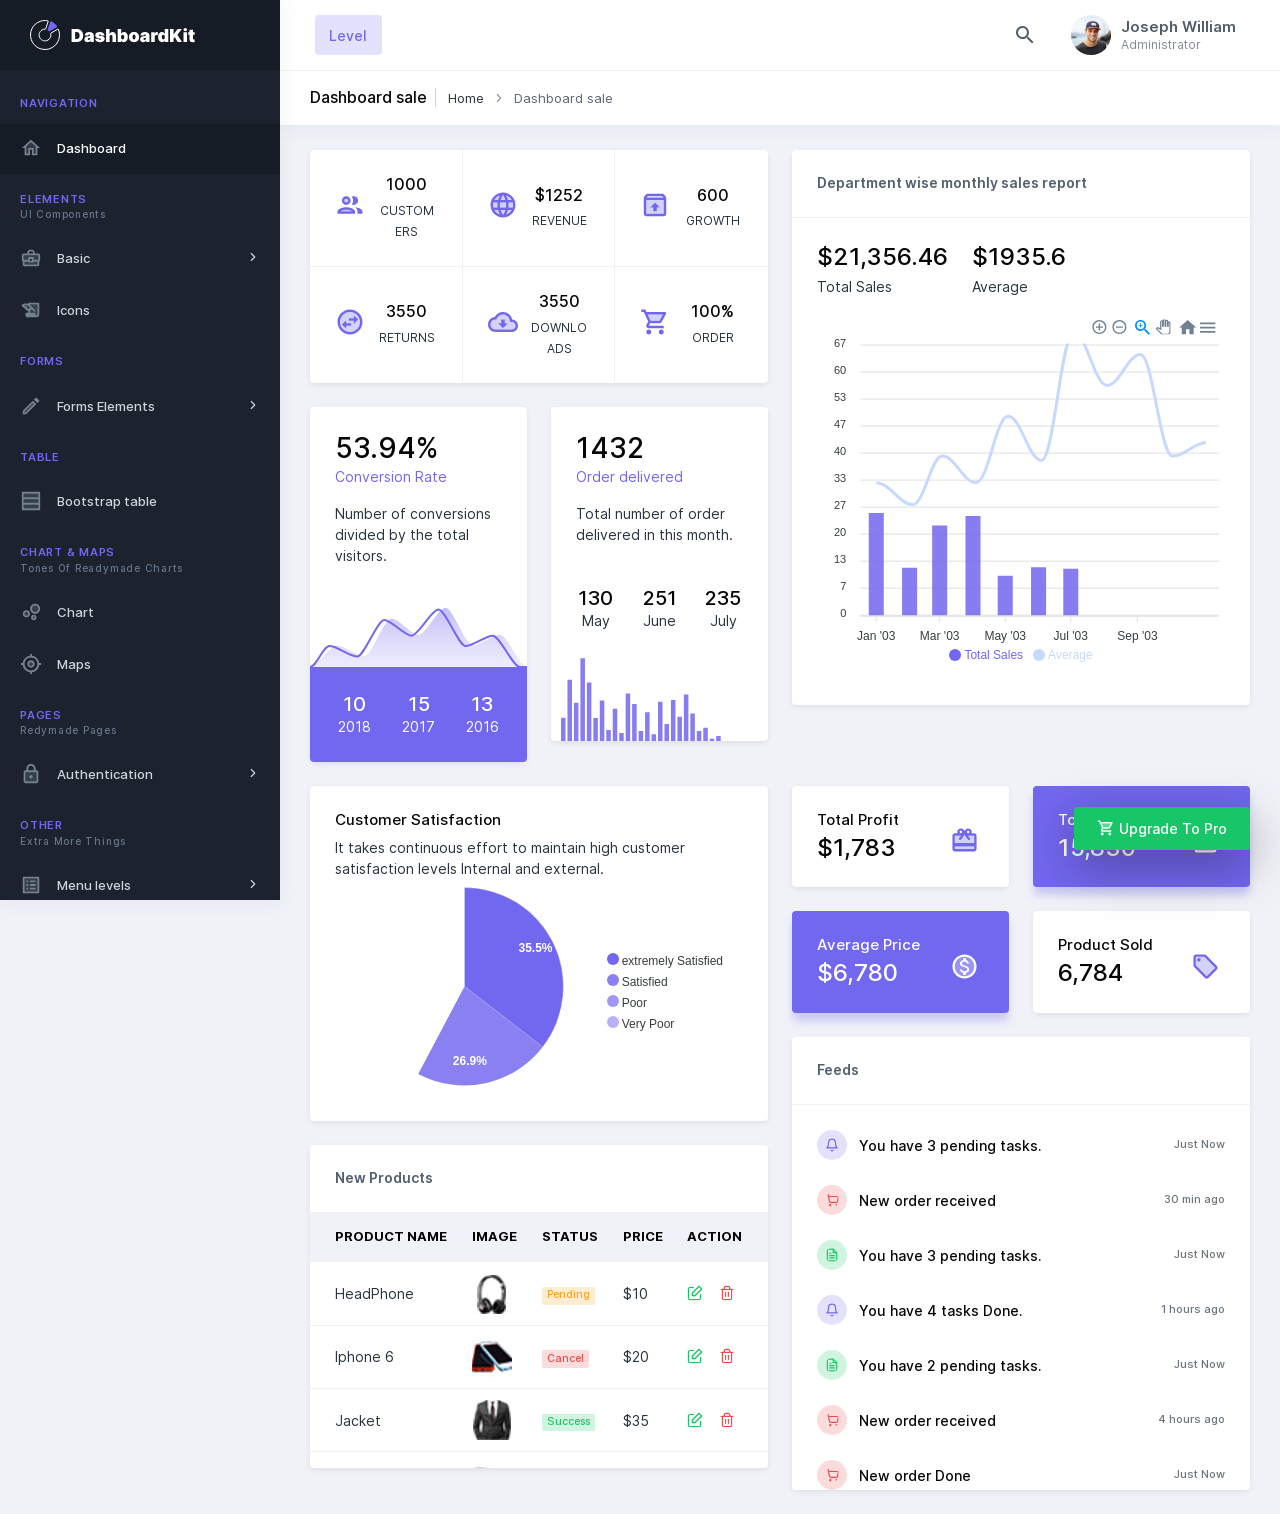
<file: wwwroot/admin/dist/index.html>
<!DOCTYPE html>
<html lang="en">

<head>
    <title>DashboardKit Bootstrap 5 Admin Template</title>
    <!-- HTML5 Shim and Respond.js IE11 support of HTML5 elements and media queries -->
    <!-- WARNING: Respond.js doesn't work if you view the page via file:// -->
    <!--[if lt IE 11]>
    	<script src="https://oss.maxcdn.com/libs/html5shiv/3.7.0/html5shiv.js"></script>
    	<script src="https://oss.maxcdn.com/libs/respond.js/1.4.2/respond.min.js"></script>
    	<![endif]-->
    <!-- Meta -->
    <meta charset="utf-8">
    <meta name="viewport" content="width=device-width, initial-scale=1.0, user-scalable=0, minimal-ui">
    <meta http-equiv="X-UA-Compatible" content="IE=edge" />
    <meta name="description" content="DashboardKit is made using Bootstrap 5 design framework. Download the free admin template & use it for your project.">
    <meta name="keywords" content="DashboardKit, Dashboard Kit, Dashboard UI Kit, Bootstrap 5, Admin Template, Admin Dashboard, CRM, CMS, Free Bootstrap Admin Template">
    <meta name="author" content="DashboardKit ">


    <!-- Favicon icon -->
    <link rel="icon" href="assets/images/favicon.svg" type="image/x-icon">

    <!-- font css -->
    <link rel="stylesheet" href="assets/fonts/feather.css">
    <link rel="stylesheet" href="assets/fonts/fontawesome.css">
    <link rel="stylesheet" href="assets/fonts/material.css">

    <!-- vendor css -->
    <link rel="stylesheet" href="assets/css/style.css" id="main-style-link">

</head>

<body class="">
	<!-- [ Pre-loader ] start -->
	<div class="loader-bg">
		<div class="loader-track">
			<div class="loader-fill"></div>
		</div>
	</div>
	<!-- [ Pre-loader ] End -->
	<!-- [ Mobile header ] start -->
	<div class="pc-mob-header pc-header">
		<div class="pcm-logo">
			<img src="assets/images/logo.svg" alt="" class="logo logo-lg">
		</div>
		<div class="pcm-toolbar">
			<a href="#!" class="pc-head-link" id="mobile-collapse">
				<div class="hamburger hamburger--arrowturn">
					<div class="hamburger-box">
						<div class="hamburger-inner"></div>
					</div>
				</div>
			</a>
			<a href="#!" class="pc-head-link" id="headerdrp-collapse">
				<i data-feather="align-right"></i>
			</a>
			<a href="#!" class="pc-head-link" id="header-collapse">
				<i data-feather="more-vertical"></i>
			</a>
		</div>
	</div>
	<!-- [ Mobile header ] End -->

	<!-- [ navigation menu ] start -->
	<nav class="pc-sidebar ">
		<div class="navbar-wrapper">
			<div class="m-header">
				<a href="index.html" class="b-brand">
					<!-- ========   change your logo hear   ============ -->
					<img src="assets/images/logo.svg" alt="" class="logo logo-lg">
					<img src="assets/images/logo-sm.svg" alt="" class="logo logo-sm">
				</a>
			</div>
			<div class="navbar-content">
				<ul class="pc-navbar">
					<li class="pc-item pc-caption">
						<label>Navigation</label>
					</li>
					<li class="pc-item">
						<a href="index.html" class="pc-link "><span class="pc-micon"><i class="material-icons-two-tone">home</i></span><span class="pc-mtext">Dashboard</span></a>
					</li>
					<li class="pc-item pc-caption">
						<label>Elements</label>
						<span>UI Components</span>
					</li>
					<li class="pc-item pc-hasmenu">
						<a href="#!" class="pc-link "><span class="pc-micon"><i class="material-icons-two-tone">business_center</i></span><span class="pc-mtext">Basic</span><span class="pc-arrow"><i data-feather="chevron-right"></i></span></a>
						<ul class="pc-submenu">
							<li class="pc-item"><a class="pc-link" href="bc_alert.html">Alert</a></li>
							<li class="pc-item"><a class="pc-link" href="bc_button.html">Button</a></li>
							<li class="pc-item"><a class="pc-link" href="bc_badges.html">Badges</a></li>
							<li class="pc-item"><a class="pc-link" href="bc_breadcrumb-pagination.html">Breadcrumb & paggination</a></li>
							<li class="pc-item"><a class="pc-link" href="bc_card.html">Cards</a></li>
							<li class="pc-item"><a class="pc-link" href="bc_collapse.html">Collapse</a></li>
							<li class="pc-item"><a class="pc-link" href="bc_carousel.html">Carousel</a></li>
							<li class="pc-item"><a class="pc-link" href="bc_progress.html">Progress</a></li>
							<li class="pc-item"><a class="pc-link" href="bc_modal.html">Modal</a></li>

							<li class="pc-item"><a class="pc-link" href="bc_typography.html">Typography</a></li>
						</ul>
					</li>
					<li class="pc-item">
						<a href="icon-feather.html" class="pc-link "><span class="pc-micon"><i class="material-icons-two-tone">history_edu</i></span><span class="pc-mtext">Icons</span></a>
					</li>
					<li class="pc-item pc-caption">
						<label>Forms</label>
					</li>
					<li class="pc-item pc-hasmenu">
						<a href="#!" class="pc-link "><span class="pc-micon"><i class="material-icons-two-tone">edit</i></span><span class="pc-mtext">Forms Elements</span><span class="pc-arrow"><i data-feather="chevron-right"></i></span></a>
						<ul class="pc-submenu">
							<li class="pc-item"><a class="pc-link" href="form_elements.html">Form Basic</a></li>
							<li class="pc-item"><a class="pc-link" href="form2_input_group.html">Input Groups</a></li>
							<li class="pc-item"><a class="pc-link" href="form2_checkbox.html">Checkbox</a></li>
							<li class="pc-item"><a class="pc-link" href="form2_radio.html">Radio</a></li>
						</ul>
					</li>
					<li class="pc-item pc-caption">
						<label>table</label>
					</li>
					<li class="pc-item">
						<a href="tbl_bootstrap.html" class="pc-link "><span class="pc-micon"><i class="material-icons-two-tone">table_rows</i></span><span class="pc-mtext">Bootstrap table</span></a>
					</li>
					<li class="pc-item pc-caption">
						<label>Chart & Maps</label>
						<span>Tones of readymade charts</span>
					</li>
					<li class="pc-item">
						<a href="chart-apex.html" class="pc-link "><span class="pc-micon"><i class="material-icons-two-tone">bubble_chart</i></span><span class="pc-mtext">Chart</span></a>
					</li>
					<li class="pc-item">
						<a href="map-google.html" class="pc-link "><span class="pc-micon"><i class="material-icons-two-tone">my_location</i></span><span class="pc-mtext">Maps</span></a>
					</li>
					<li class="pc-item pc-caption">
						<label>Pages</label>
						<span>Redymade Pages</span>
					</li>
					<li class="pc-item pc-hasmenu">
						<a href="#!" class="pc-link"><span class="pc-micon"><i class="material-icons-two-tone">https</i></span><span class="pc-mtext">Authentication</span><span class="pc-arrow"><i data-feather="chevron-right"></i></span></a>
						<ul class="pc-submenu">
							<li class="pc-item"><a class="pc-link" href="auth-signup.html" target="_blank">Sign up</a></li>
							<li class="pc-item"><a class="pc-link" href="auth-signin.html" target="_blank">Sign in</a></li>
						</ul>
					</li>
					<li class="pc-item pc-caption">
						<label>Other</label>
						<span>Extra more things</span>
					</li>
					<li class="pc-item pc-hasmenu">
						<a href="#!" class="pc-link"><span class="pc-micon"><i class="material-icons-two-tone">list_alt</i></span><span class="pc-mtext">Menu levels</span><span class="pc-arrow"><i data-feather="chevron-right"></i></span></a>
						<ul class="pc-submenu">
							<li class="pc-item"><a class="pc-link" href="#!">Menu Level 2.1</a></li>
							<li class="pc-item pc-hasmenu">
								<a href="#!" class="pc-link">Menu level 2.2<span class="pc-arrow"><i data-feather="chevron-right"></i></span></a>
								<ul class="pc-submenu">
									<li class="pc-item"><a class="pc-link" href="#!">Menu level 3.1</a></li>
									<li class="pc-item"><a class="pc-link" href="#!">Menu level 3.2</a></li>
									<li class="pc-item pc-hasmenu">
										<a href="#!" class="pc-link">Menu level 3.3<span class="pc-arrow"><i data-feather="chevron-right"></i></span></a>
										<ul class="pc-submenu">
											<li class="pc-item"><a class="pc-link" href="#!">Menu level 4.1</a></li>
											<li class="pc-item"><a class="pc-link" href="#!">Menu level 4.2</a></li>
										</ul>
									</li>
								</ul>
							</li>
							<li class="pc-item pc-hasmenu">
								<a href="#!" class="pc-link">Menu level 2.3<span class="pc-arrow"><i data-feather="chevron-right"></i></span></a>
								<ul class="pc-submenu">
									<li class="pc-item"><a class="pc-link" href="#!">Menu level 3.1</a></li>
									<li class="pc-item"><a class="pc-link" href="#!">Menu level 3.2</a></li>
									<li class="pc-item pc-hasmenu">
										<a href="#!" class="pc-link">Menu level 3.3<span class="pc-arrow"><i data-feather="chevron-right"></i></span></a>
										<ul class="pc-submenu">
											<li class="pc-item"><a class="pc-link" href="#!">Menu level 4.1</a></li>
											<li class="pc-item"><a class="pc-link" href="#!">Menu level 4.2</a></li>
										</ul>
									</li>
								</ul>
							</li>
						</ul>
					</li>
					<li class="pc-item"><a href="sample-page.html" class="pc-link "><span class="pc-micon"><i class="material-icons-two-tone">storefront</i></span><span class="pc-mtext">Sample page</span></a></li>

				</ul>
			</div>
		</div>
	</nav>
	<!-- [ navigation menu ] end -->
	<!-- [ Header ] start -->
	<header class="pc-header ">
		<div class="header-wrapper">
			<div class="mr-auto pc-mob-drp">
				<ul class="list-unstyled">
					<li class="dropdown pc-h-item">
						<a class="pc-head-link active dropdown-toggle arrow-none mr-0" data-toggle="dropdown" href="#" role="button" aria-haspopup="false" aria-expanded="false">
							Level
						</a>
						<div class="dropdown-menu pc-h-dropdown">
							<a href="#!" class="dropdown-item">
								<i class="material-icons-two-tone">account_circle</i>
								<span>My Account</span>
							</a>
							<div class="pc-level-menu">
								<a href="#!" class="dropdown-item">
									<i class="material-icons-two-tone">list_alt</i>
									<span class="float-right"><i data-feather="chevron-right" class="mr-0"></i></span>
									<span>Level2.1</span>
								</a>
								<div class="dropdown-menu pc-h-dropdown">
									<a href="#!" class="dropdown-item">
										<i class="fas fa-circle"></i>
										<span>My Account</span>
									</a>
									<a href="#!" class="dropdown-item">
										<i class="fas fa-circle"></i>
										<span>Settings</span>
									</a>
									<a href="#!" class="dropdown-item">
										<i class="fas fa-circle"></i>
										<span>Support</span>
									</a>
									<a href="#!" class="dropdown-item">
										<i class="fas fa-circle"></i>
										<span>Lock Screen</span>
									</a>
									<a href="#!" class="dropdown-item">
										<i class="fas fa-circle"></i>
										<span>Logout</span>
									</a>
								</div>
							</div>
							<a href="#!" class="dropdown-item">
								<i class="material-icons-two-tone">settings</i>
								<span>Settings</span>
							</a>
							<a href="#!" class="dropdown-item">
								<i class="material-icons-two-tone">support</i>
								<span>Support</span>
							</a>
							<a href="#!" class="dropdown-item">
								<i class="material-icons-two-tone">https</i>
								<span>Lock Screen</span>
							</a>
							<a href="#!" class="dropdown-item">
								<i class="material-icons-two-tone">chrome_reader_mode</i>
								<span>Logout</span>
							</a>
						</div>
					</li>
				</ul>
			</div>
			<div class="ml-auto">
				<ul class="list-unstyled">
					<li class="dropdown pc-h-item">
						<a class="pc-head-link dropdown-toggle arrow-none mr-0" data-toggle="dropdown" href="#" role="button" aria-haspopup="false" aria-expanded="false">
							<i class="material-icons-two-tone">search</i>
						</a>
						<div class="dropdown-menu dropdown-menu-right pc-h-dropdown drp-search">
							<form class="px-3">
								<div class="form-group mb-0 d-flex align-items-center">
									<i data-feather="search"></i>
									<input type="search" class="form-control border-0 shadow-none" placeholder="Search here. . .">
								</div>
							</form>
						</div>
					</li>
					<li class="dropdown pc-h-item">
						<a class="pc-head-link dropdown-toggle arrow-none mr-0" data-toggle="dropdown" href="#" role="button" aria-haspopup="false" aria-expanded="false">
							<img src="assets/images/user/avatar-2.jpg" alt="user-image" class="user-avtar">
							<span>
								<span class="user-name">Joseph William</span>
								<span class="user-desc">Administrator</span>
							</span>
						</a>
						<div class="dropdown-menu dropdown-menu-right pc-h-dropdown">
							<div class=" dropdown-header">
								<h5 class="text-overflow m-0"><span class="badge bg-light-primary"><a href="https://gumroad.com/dashboardkit" target="_blank">Upgrade to Pro</a></span></h5>
							</div>
				
							<a href="auth-signin.html" class="dropdown-item">
								<i class="material-icons-two-tone">chrome_reader_mode</i>
								<span>Logout</span>
							</a>
						</div>
					</li>
				</ul>
			</div>

		</div>
	</header>
	<!-- [ Header ] end -->

<!-- [ Main Content ] start -->
<div class="pc-container">
    <div class="pcoded-content">
        <!-- [ breadcrumb ] start -->
        <div class="page-header">
            <div class="page-block">
                <div class="row align-items-center">
                    <div class="col-md-6">
                        <div class="page-header-title">
                            <h5 class="m-b-10">Dashboard sale</h5>
                        </div>
                        <ul class="breadcrumb">
                            <li class="breadcrumb-item"><a href="index.html">Home</a></li>
                            <li class="breadcrumb-item">Dashboard sale</li>
                        </ul>
                    </div>
                </div>
            </div>
        </div>
        <!-- [ breadcrumb ] end -->
        <!-- [ Main Content ] start -->
        <div class="row">
            <!-- support-section start -->
            <div class="col-xl-6 col-md-12">
                <div class="card flat-card">
                    <div class="row-table">
                        <div class="col-sm-6 card-body br">
                            <div class="row">
                                <div class="col-sm-4">
                                    <i class="material-icons-two-tone text-primary mb-1">group</i>
                                </div>
                                <div class="col-sm-8 text-md-center">
                                    <h5>1000</h5>
                                    <span>Customers</span>
                                </div>
                            </div>
                        </div>
                        <div class="col-sm-6 d-none d-md-table-cell d-lg-table-cell d-xl-table-cell card-body br">
                            <div class="row">
                                <div class="col-sm-4">
                                    <i class="material-icons-two-tone text-primary mb-1">language</i>
                                </div>
                                <div class="col-sm-8 text-md-center">
                                    <h5>$1252</h5>
                                    <span>Revenue</span>
                                </div>
                            </div>
                        </div>
                        <div class="col-sm-6 card-body">
                            <div class="row">
                                <div class="col-sm-4">
                                    <i class="material-icons-two-tone text-primary mb-1">unarchive</i>
                                </div>
                                <div class="col-sm-8 text-md-center">
                                    <h5>600</h5>
                                    <span>Growth</span>
                                </div>
                            </div>
                        </div>
                    </div>
                    <div class="row-table">
                        <div class="col-sm-6 card-body br">
                            <div class="row">
                                <div class="col-sm-4">
                                    <i class="material-icons-two-tone text-primary mb-1">swap_horizontal_circle</i>
                                </div>
                                <div class="col-sm-8 text-md-center">
                                    <h5>3550</h5>
                                    <span>Returns</span>
                                </div>
                            </div>
                        </div>
                        <div class="col-sm-6 d-none d-md-table-cell d-lg-table-cell d-xl-table-cell card-body br">
                            <div class="row">
                                <div class="col-sm-4">
                                    <i class="material-icons-two-tone text-primary mb-1">cloud_download</i>
                                </div>
                                <div class="col-sm-8 text-md-center">
                                    <h5>3550</h5>
                                    <span>Downloads</span>
                                </div>
                            </div>
                        </div>
                        <div class="col-sm-6 card-body">
                            <div class="row">
                                <div class="col-sm-4">
                                    <i class="material-icons-two-tone text-primary mb-1">shopping_cart</i>
                                </div>
                                <div class="col-sm-8 text-md-center">
                                    <h5>100%</h5>
                                    <span>Order</span>
                                </div>
                            </div>
                        </div>
                    </div>
                </div>
                <div class="row">
                    <div class="col-md-6">
                        <div class="card support-bar overflow-hidden">
                            <div class="card-body pb-0">
                                <h2 class="m-0">53.94%</h2>
                                <span class="text-primary">Conversion Rate</span>
                                <p class="mb-3 mt-3">Number of conversions divided by the total visitors. </p>
                            </div>
                            <div id="support-chart"></div>
                            <div class="card-footer border-0 bg-primary text-white background-pattern-white">
                                <div class="row text-center">
                                    <div class="col">
                                        <h4 class="m-0 text-white">10</h4>
                                        <span>2018</span>
                                    </div>
                                    <div class="col">
                                        <h4 class="m-0 text-white">15</h4>
                                        <span>2017</span>
                                    </div>
                                    <div class="col">
                                        <h4 class="m-0 text-white">13</h4>
                                        <span>2016</span>
                                    </div>
                                </div>
                            </div>
                        </div>
                    </div>
                    <div class="col-md-6">
                        <div class="card support-bar overflow-hidden">
                            <div class="card-body pb-0">
                                <h2 class="m-0">1432</h2>
                                <span class="text-primary">Order delivered</span>
                                <p class="mb-3 mt-3">Total number of order delivered in this month.</p>
                            </div>
                            <div class="card-footer border-0">
                                <div class="row text-center">
                                    <div class="col">
                                        <h4 class="m-0">130</h4>
                                        <span>May</span>
                                    </div>
                                    <div class="col">
                                        <h4 class="m-0">251</h4>
                                        <span>June</span>
                                    </div>
                                    <div class="col">
                                        <h4 class="m-0 ">235</h4>
                                        <span>July</span>
                                    </div>
                                </div>
                            </div>
                            <div id="support-chart1"></div>
                        </div>
                    </div>
                </div>
            </div>
            <div class="col-xl-6 col-md-12">
                <div class="card">
                    <div class="card-header">
                        <h5>Department wise monthly sales report</h5>
                    </div>
                    <div class="card-body">
                        <div class="row pb-2">
                            <div class="col-auto m-b-10">
                                <h3 class="mb-1">$21,356.46</h3>
                                <span>Total Sales</span>
                            </div>
                            <div class="col-auto m-b-10">
                                <h3 class="mb-1">$1935.6</h3>
                                <span>Average</span>
                            </div>
                        </div>
                        <div id="account-chart"></div>
                    </div>
                </div>
            </div>
            <!-- support-section end -->
            <!-- customer-section start -->
            <div class="col-xl-6 col-md-12">
                <div class="card">
                    <div class="card-body">
                        <h6>Customer Satisfaction</h6>
                        <span>It takes continuous effort to maintain high customer satisfaction levels Internal and external.</span>
                        <div class="row d-flex justify-content-center align-items-center">
                            <div class="col">
                                <div id="satisfaction-chart"></div>
                            </div>
                        </div>
                    </div>
                </div>
                <div class="card table-card">
                    <div class="card-header">
                        <h5>New Products</h5>
                    </div>
                    <div class="pro-scroll" style="height:255px;position:relative;">
                        <div class="card-body p-0">
                            <div class="table-responsive">
                                <table class="table table-hover m-b-0">
                                    <thead>
                                        <tr>
                                            <th>Product Name</th>
                                            <th>Image</th>
                                            <th>Status</th>
                                            <th>Price</th>
                                            <th>Action</th>
                                        </tr>
                                    </thead>
                                    <tbody>
                                        <tr>
                                            <td>HeadPhone</td>
                                            <td><img src="assets/images/widget/p1.jpg" alt="" class="img-20"></td>
                                            <td>
                                                <div><label class="badge bg-light-warning">Pending</label></div>
                                            </td>
                                            <td>$10</td>
                                            <td><a href="#!"><i class="icon feather icon-edit f-16  text-success"></i></a><a href="#!"><i class="feather icon-trash-2 ml-3 f-16 text-danger"></i></a></td>
                                        </tr>
                                        <tr>
                                            <td>Iphone 6</td>
                                            <td><img src="assets/images/widget/p2.jpg" alt="" class="img-20"></td>
                                            <td>
                                                <div><label class="badge bg-light-danger">Cancel</label></div>
                                            </td>
                                            <td>$20</td>
                                            <td><a href="#!"><i class="icon feather icon-edit f-16  text-success"></i></a><a href="#!"><i class="feather icon-trash-2 ml-3 f-16 text-danger"></i></a></td>
                                        </tr>
                                        <tr>
                                            <td>Jacket</td>
                                            <td><img src="assets/images/widget/p3.jpg" alt="" class="img-20"></td>
                                            <td>
                                                <div><label class="badge bg-light-success">Success</label></div>
                                            </td>
                                            <td>$35</td>
                                            <td><a href="#!"><i class="icon feather icon-edit f-16 text-success"></i></a><a href="#!"><i class="feather icon-trash-2 ml-3 f-16 text-danger"></i></a></td>
                                        </tr>
                                        <tr>
                                            <td>Sofa</td>
                                            <td><img src="assets/images/widget/p4.jpg" alt="" class="img-20"></td>
                                            <td>
                                                <div><label class="badge bg-light-danger">Cancel</label></div>
                                            </td>
                                            <td>$85</td>
                                            <td><a href="#!"><i class="icon feather icon-edit f-16 text-success"></i></a><a href="#!"><i class="feather icon-trash-2 ml-3 f-16 text-danger"></i></a></td>
                                        </tr>
                                        <tr>
                                            <td>Iphone 6</td>
                                            <td><img src="assets/images/widget/p2.jpg" alt="" class="img-20"></td>
                                            <td>
                                                <div><label class="badge bg-light-success">Success</label></div>
                                            </td>
                                            <td>$20</td>
                                            <td><a href="#!"><i class="icon feather icon-edit f-16 text-success"></i></a><a href="#!"><i class="feather icon-trash-2 ml-3 f-16 text-danger"></i></a></td>
                                        </tr>
                                        <tr>
                                            <td>HeadPhone</td>
                                            <td><img src="assets/images/widget/p1.jpg" alt="" class="img-20"></td>
                                            <td>
                                                <div><label class="badge bg-light-warning">Pending</label></div>
                                            </td>
                                            <td>$50</td>
                                            <td><a href="#!"><i class="icon feather icon-edit f-16 text-success"></i></a><a href="#!"><i class="feather icon-trash-2 ml-3 f-16 text-danger"></i></a></td>
                                        </tr>
                                        <tr>
                                            <td>Iphone 6</td>
                                            <td><img src="assets/images/widget/p2.jpg" alt="" class="img-20"></td>
                                            <td>
                                                <div><label class="badge bg-light-danger">Cancel</label></div>
                                            </td>
                                            <td>$30</td>
                                            <td><a href="#!"><i class="icon feather icon-edit f-16 text-success"></i></a><a href="#!"><i class="feather icon-trash-2 ml-3 f-16 text-danger"></i></a></td>
                                        </tr>
                                    </tbody>
                                </table>
                            </div>
                        </div>
                    </div>
                </div>
            </div>
            <div class="col-xl-6 col-md-12">
                <div class="row">
                    <div class="col-sm-6">
                        <div class="card prod-p-card background-pattern">
                            <div class="card-body">
                                <div class="row align-items-center m-b-0">
                                    <div class="col">
                                        <h6 class="m-b-5">Total Profit</h6>
                                        <h3 class="m-b-0">$1,783</h3>
                                    </div>
                                    <div class="col-auto">
                                        <i class="material-icons-two-tone text-primary">card_giftcard</i>
                                    </div>
                                </div>
                            </div>
                        </div>
                    </div>
                    <div class="col-sm-6">
                        <div class="card prod-p-card bg-primary background-pattern-white">
                            <div class="card-body">
                                <div class="row align-items-center m-b-0">
                                    <div class="col">
                                        <h6 class="m-b-5 text-white">Total Orders</h6>
                                        <h3 class="m-b-0 text-white">15,830</h3>
                                    </div>
                                    <div class="col-auto">
                                        <i class="material-icons-two-tone text-white">local_mall</i>
                                    </div>
                                </div>
                            </div>
                        </div>
                    </div>
                    <div class="col-sm-6">
                        <div class="card prod-p-card bg-primary background-pattern-white">
                            <div class="card-body">
                                <div class="row align-items-center m-b-0">
                                    <div class="col">
                                        <h6 class="m-b-5 text-white">Average Price</h6>
                                        <h3 class="m-b-0 text-white">$6,780</h3>
                                    </div>
                                    <div class="col-auto">
                                        <i class="material-icons-two-tone text-white">monetization_on</i>
                                    </div>
                                </div>
                            </div>
                        </div>
                    </div>
                    <div class="col-sm-6">
                        <div class="card prod-p-card background-pattern">
                            <div class="card-body">
                                <div class="row align-items-center m-b-0">
                                    <div class="col">
                                        <h6 class="m-b-5">Product Sold</h6>
                                        <h3 class="m-b-0">6,784</h3>
                                    </div>
                                    <div class="col-auto">
                                        <i class="material-icons-two-tone text-primary">local_offer</i>
                                    </div>
                                </div>
                            </div>
                        </div>
                    </div>
                </div>
                <div class="card feed-card">
                    <div class="card-header">
                        <h5>Feeds</h5>
                    </div>
                    <div class="feed-scroll" style="height:385px;position:relative;">
                        <div class="card-body">
                            <div class="row m-b-25 align-items-center">
                                <div class="col-auto p-r-0">
                                    <i data-feather="bell" class="bg-light-primary feed-icon p-2 wid-30 hei-30"></i>
                                </div>
                                <div class="col">
                                    <a href="#!">
                                        <h6 class="m-b-5">You have 3 pending tasks. <span class="text-muted float-right f-14">Just Now</span></h6>
                                    </a>
                                </div>
                            </div>
                            <div class="row m-b-25 align-items-center">
                                <div class="col-auto p-r-0">
                                    <i data-feather="shopping-cart" class="bg-light-danger feed-icon p-2 wid-30 hei-30"></i>
                                </div>
                                <div class="col">
                                    <a href="#!">
                                        <h6 class="m-b-5">New order received <span class="text-muted float-right f-14">30 min ago</span></h6>
                                    </a>
                                </div>
                            </div>
                            <div class="row m-b-25 align-items-center">
                                <div class="col-auto p-r-0">
                                    <i data-feather="file-text" class="bg-light-success feed-icon p-2 wid-30 hei-30"></i>
                                </div>
                                <div class="col">
                                    <a href="#!">
                                        <h6 class="m-b-5">You have 3 pending tasks. <span class="text-muted float-right f-14">Just Now</span></h6>
                                    </a>
                                </div>
                            </div>
                            <div class="row m-b-25 align-items-center">
                                <div class="col-auto p-r-0">
                                    <i data-feather="bell" class="bg-light-primary feed-icon p-2 wid-30 hei-30"></i>
                                </div>
                                <div class="col">
                                    <a href="#!">
                                        <h6 class="m-b-5">You have 4 tasks Done. <span class="text-muted float-right f-14">1 hours ago</span></h6>
                                    </a>
                                </div>
                            </div>
                            <div class="row m-b-25 align-items-center">
                                <div class="col-auto p-r-0">
                                    <i data-feather="file-text" class="bg-light-success feed-icon p-2 wid-30 hei-30"></i>
                                </div>
                                <div class="col">
                                    <a href="#!">
                                        <h6 class="m-b-5">You have 2 pending tasks. <span class="text-muted float-right f-14">Just Now</span></h6>
                                    </a>
                                </div>
                            </div>
                            <div class="row m-b-25 align-items-center">
                                <div class="col-auto p-r-0">
                                    <i data-feather="shopping-cart" class="bg-light-danger feed-icon p-2 wid-30 hei-30"></i>
                                </div>
                                <div class="col">
                                    <a href="#!">
                                        <h6 class="m-b-5">New order received <span class="text-muted float-right f-14">4 hours ago</span></h6>
                                    </a>
                                </div>
                            </div>
                            <div class="row m-b-25 align-items-center">
                                <div class="col-auto p-r-0">
                                    <i data-feather="shopping-cart" class="bg-light-danger feed-icon p-2 wid-30 hei-30"></i>
                                </div>
                                <div class="col">
                                    <a href="#!">
                                        <h6 class="m-b-5">New order Done <span class="text-muted float-right f-14">Just Now</span></h6>
                                    </a>
                                </div>
                            </div>
                            <div class="row m-b-25 align-items-center">
                                <div class="col-auto p-r-0">
                                    <i data-feather="file-text" class="bg-light-success feed-icon p-2 wid-30 hei-30"></i>
                                </div>
                                <div class="col">
                                    <a href="#!">
                                        <h6 class="m-b-5">You have 5 pending tasks. <span class="text-muted float-right f-14">5 hours ago</span></h6>
                                    </a>
                                </div>
                            </div>
                            <div class="row m-b-0 align-items-center">
                                <div class="col-auto p-r-0">
                                    <i data-feather="bell" class="bg-light-primary feed-icon p-2 wid-30 hei-30"></i>
                                </div>
                                <div class="col">
                                    <a href="#!">
                                        <h6 class="m-b-5">You have 4 tasks Done. <span class="text-muted float-right f-14">2 hours ago</span></h6>
                                    </a>
                                </div>
                            </div>
                        </div>
                    </div>
                </div>
            </div>
            <!-- customer-section end -->
        </div>
        <!-- [ Main Content ] end -->
    </div>
</div>
<!-- [ Main Content ] end -->
    <!-- Warning Section start -->
    <!-- Older IE warning message -->
    <!--[if lt IE 11]>
        <div class="ie-warning">
            <h1>Warning!!</h1>
            <p>You are using an outdated version of Internet Explorer, please upgrade
               <br/>to any of the following web browsers to access this website.
            </p>
            <div class="iew-container">
                <ul class="iew-download">
                    <li>
                        <a href="http://www.google.com/chrome/">
                            <img src="assets/images/browser/chrome.png" alt="Chrome">
                            <div>Chrome</div>
                        </a>
                    </li>
                    <li>
                        <a href="https://www.mozilla.org/en-US/firefox/new/">
                            <img src="assets/images/browser/firefox.png" alt="Firefox">
                            <div>Firefox</div>
                        </a>
                    </li>
                    <li>
                        <a href="http://www.opera.com">
                            <img src="assets/images/browser/opera.png" alt="Opera">
                            <div>Opera</div>
                        </a>
                    </li>
                    <li>
                        <a href="https://www.apple.com/safari/">
                            <img src="assets/images/browser/safari.png" alt="Safari">
                            <div>Safari</div>
                        </a>
                    </li>
                    <li>
                        <a href="http://windows.microsoft.com/en-us/internet-explorer/download-ie">
                            <img src="assets/images/browser/ie.png" alt="">
                            <div>IE (11 & above)</div>
                        </a>
                    </li>
                </ul>
            </div>
            <p>Sorry for the inconvenience!</p>
        </div>
    <![endif]-->
    <!-- Warning Section Ends -->
    <!-- Required Js -->
    <script src="assets/js/vendor-all.min.js"></script>
    <script src="assets/js/plugins/bootstrap.min.js"></script>
    <script src="assets/js/plugins/feather.min.js"></script>
    <script src="assets/js/pcoded.min.js"></script>
    <!-- <script src="https://cdnjs.cloudflare.com/ajax/libs/highlight.js/9.12.0/highlight.min.js"></script> -->
    <!-- <script src="assets/js/plugins/clipboard.min.js"></script> -->
    <!-- <script src="assets/js/uikit.min.js"></script> -->

<!-- Apex Chart -->
<script src="assets/js/plugins/apexcharts.min.js"></script>
<script>
    $("body").append('<div class="fixed-button active"><a href="https://gumroad.com/dashboardkit" target="_blank" class="btn btn-md btn-success"><i class="material-icons-two-tone text-white">shopping_cart</i> Upgrade To Pro</a> </div>');
</script>

<!-- custom-chart js -->
<script src="assets/js/pages/dashboard-sale.js"></script>
</body>

</html>
</file>
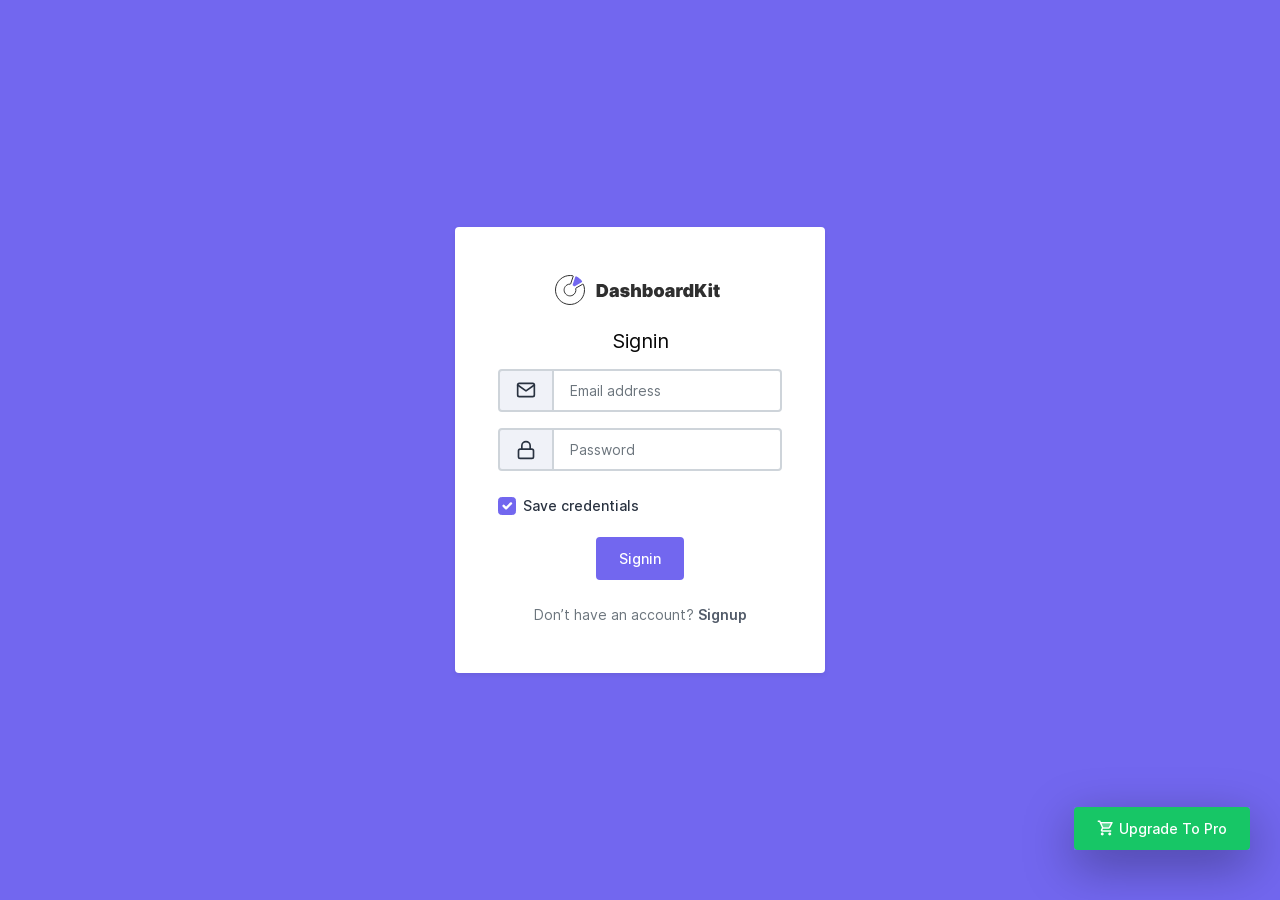
<file: wwwroot/admin/auth-signin.html>
<!DOCTYPE html>
<html lang="en">

<head>

	<title>DashboardKit Bootstrap 5 Admin Template</title>
	<!-- HTML5 Shim and Respond.js IE11 support of HTML5 elements and media queries -->
	<!-- WARNING: Respond.js doesn't work if you view the page via file:// -->
	<!--[if lt IE 11]>
		<script src="https://oss.maxcdn.com/libs/html5shiv/3.7.0/html5shiv.js"></script>
		<script src="https://oss.maxcdn.com/libs/respond.js/1.4.2/respond.min.js"></script>
		<![endif]-->
	<!-- Meta -->
	<meta charset="utf-8">
	<meta name="viewport" content="width=device-width, initial-scale=1.0, user-scalable=0, minimal-ui">
	<meta http-equiv="X-UA-Compatible" content="IE=edge" />
	<meta name="description" content="DashboardKit is made using Bootstrap 5 design framework. Download the free admin template & use it for your project.">
	<meta name="keywords" content="DashboardKit, Dashboard Kit, Dashboard UI Kit, Bootstrap 5, Admin Template, Admin Dashboard, CRM, CMS, Free Bootstrap Admin Template">
	<meta name="author" content="DashboardKit ">


	<!-- Favicon icon -->
	<link rel="icon" href="assets/images/favicon.svg" type="image/x-icon">

	<!-- font css -->
	<link rel="stylesheet" href="assets/fonts/feather.css">
	<link rel="stylesheet" href="assets/fonts/fontawesome.css">
	<link rel="stylesheet" href="assets/fonts/material.css">

	<!-- vendor css -->
	<link rel="stylesheet" href="assets/css/style.css" id="main-style-link">


</head>

<!-- [ auth-signin ] start -->
<div class="auth-wrapper">
	<div class="auth-content">
		<div class="card">
			<div class="row align-items-center text-center">
				<div class="col-md-12">
					<div class="card-body">
						<img src="assets/images/logo-dark.svg" alt="" class="img-fluid mb-4">
						<h4 class="mb-3 f-w-400">Signin</h4>
						<div class="input-group mb-3">
							<span class="input-group-text"><i data-feather="mail"></i></span>
							<input type="email" class="form-control" placeholder="Email address">
						</div>
						<div class="input-group mb-4">
							<span class="input-group-text"><i data-feather="lock"></i></span>
							<input type="password" class="form-control" placeholder="Password">
						</div>
						<div class="form-group text-left mt-2">
							<div class="form-check">
								<input class="form-check-input" type="checkbox" value="" id="flexCheckChecked" checked>
								<label class="form-check-label" for="flexCheckChecked">
									Save credentials
								</label>
							</div>
						</div>
						<button class="btn btn-block btn-primary mb-4">Signin</button>
						<p class="mb-0 text-muted">Don’t have an account? <a href="auth-signup.html" class="f-w-400">Signup</a></p>
					</div>
				</div>
			</div>
		</div>
	</div>
</div>
<!-- [ auth-signin ] end -->

<!-- Required Js -->
<script src="assets/js/vendor-all.min.js"></script>
<script src="assets/js/plugins/bootstrap.min.js"></script>
<script src="assets/js/plugins/feather.min.js"></script>
<script src="assets/js/pcoded.min.js"></script>
<script>
    $("body").append('<div class="fixed-button active"><a href="https://gumroad.com/dashboardkit" target="_blank" class="btn btn-md btn-success"><i class="material-icons-two-tone text-white">shopping_cart</i> Upgrade To Pro</a> </div>');
</script>


</body>

</html>
</file>
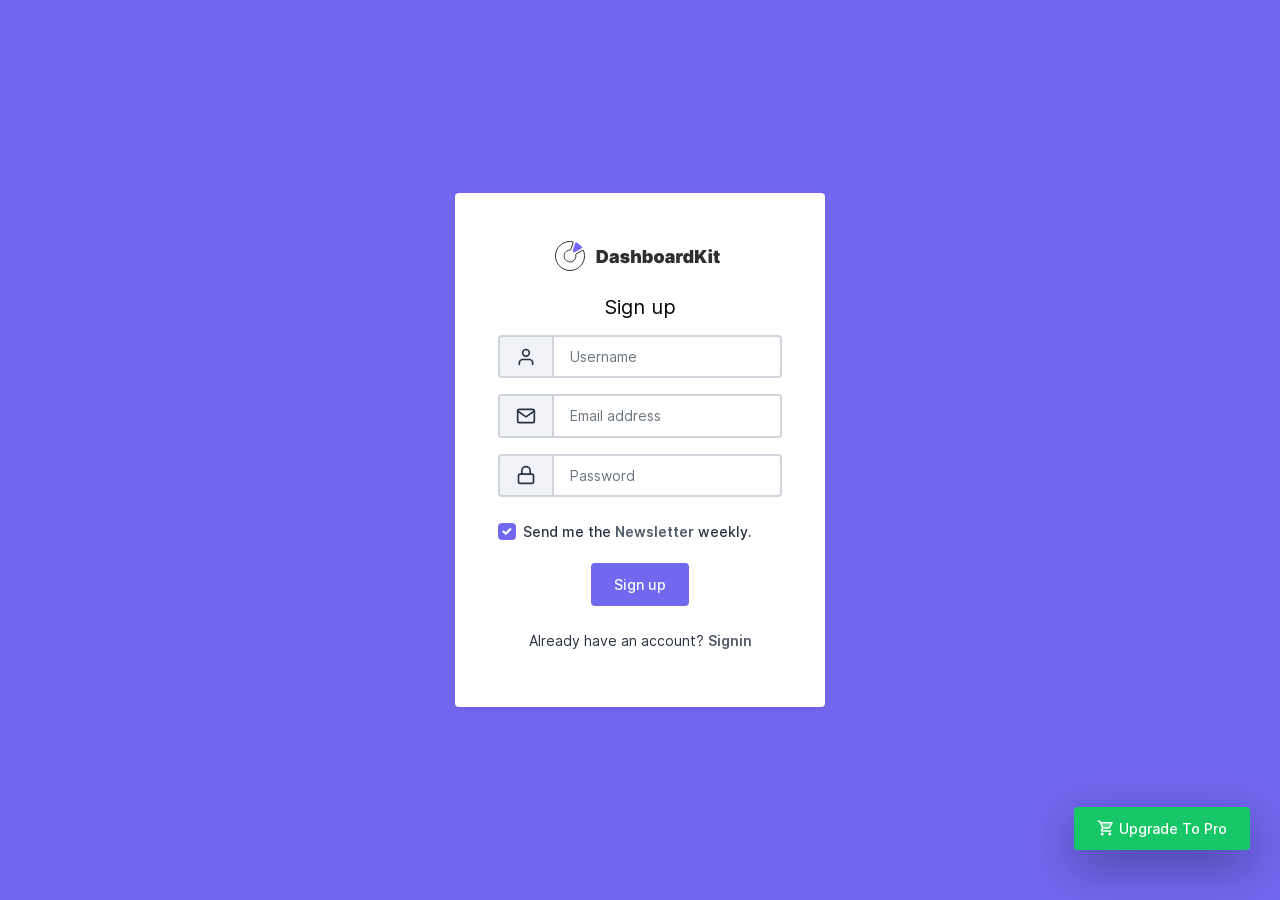
<file: wwwroot/admin/auth-signup.html>
<!DOCTYPE html>
<html lang="en">

<head>

	<title>DashboardKit Bootstrap 5 Admin Template</title>
	<!-- HTML5 Shim and Respond.js IE11 support of HTML5 elements and media queries -->
	<!-- WARNING: Respond.js doesn't work if you view the page via file:// -->
	<!--[if lt IE 11]>
		<script src="https://oss.maxcdn.com/libs/html5shiv/3.7.0/html5shiv.js"></script>
		<script src="https://oss.maxcdn.com/libs/respond.js/1.4.2/respond.min.js"></script>
		<![endif]-->
	<!-- Meta -->
	<meta charset="utf-8">
	<meta name="viewport" content="width=device-width, initial-scale=1.0, user-scalable=0, minimal-ui">
	<meta http-equiv="X-UA-Compatible" content="IE=edge" />
	<meta name="description" content="DashboardKit is made using Bootstrap 5 design framework. Download the free admin template & use it for your project.">
	<meta name="keywords" content="DashboardKit, Dashboard Kit, Dashboard UI Kit, Bootstrap 5, Admin Template, Admin Dashboard, CRM, CMS, Free Bootstrap Admin Template">
	<meta name="author" content="DashboardKit ">


	<!-- Favicon icon -->
	<link rel="icon" href="assets/images/favicon.svg" type="image/x-icon">

	<!-- font css -->
	<link rel="stylesheet" href="assets/fonts/feather.css">
	<link rel="stylesheet" href="assets/fonts/fontawesome.css">
	<link rel="stylesheet" href="assets/fonts/material.css">

	<!-- vendor css -->
	<link rel="stylesheet" href="assets/css/style.css" id="main-style-link">


</head>

<!-- [ auth-signup ] start -->
<div class="auth-wrapper">
	<div class="auth-content">
		<div class="card">
			<div class="row align-items-center text-center">
				<div class="col-md-12">
					<div class="card-body">
						<img src="assets/images/logo-dark.svg" alt="" class="img-fluid mb-4">
						<h4 class="mb-3 f-w-400">Sign up</h4>
						<div class="input-group mb-3">
							<span class="input-group-text"><i data-feather="user"></i></span>
							<input type="text" class="form-control" placeholder="Username">
						</div>
						<div class="input-group mb-3">
							<span class="input-group-text"><i data-feather="mail"></i></span>
							<input type="email" class="form-control" placeholder="Email address">
						</div>
						<div class="input-group mb-4">
							<span class="input-group-text"><i data-feather="lock"></i></span>
							<input type="password" class="form-control" placeholder="Password">
						</div>
						<div class="form-group text-left mt-2">
							<div class="form-check">
								<input class="form-check-input" type="checkbox" value="" id="flexCheckChecked" checked>
								<label class="form-check-label" for="flexCheckChecked">
									Send me the <a href="#!"> Newsletter</a> weekly.
								</label>
							</div>
						</div>
						<button class="btn btn-primary btn-block mb-4">Sign up</button>
						<p class="mb-2">Already have an account? <a href="auth-signin.html" class="f-w-400">Signin</a></p>
					</div>
				</div>
			</div>
		</div>
	</div>
</div>
<!-- [ auth-signup ] end -->

<!-- Required Js -->
<script src="assets/js/vendor-all.min.js"></script>
<script src="assets/js/plugins/bootstrap.min.js"></script>
<script src="assets/js/plugins/feather.min.js"></script>
<script src="assets/js/pcoded.min.js"></script>
<script>
    $("body").append('<div class="fixed-button active"><a href="https://gumroad.com/dashboardkit" target="_blank" class="btn btn-md btn-success"><i class="material-icons-two-tone text-white">shopping_cart</i> Upgrade To Pro</a> </div>');
</script>


</body>

</html>
</file>
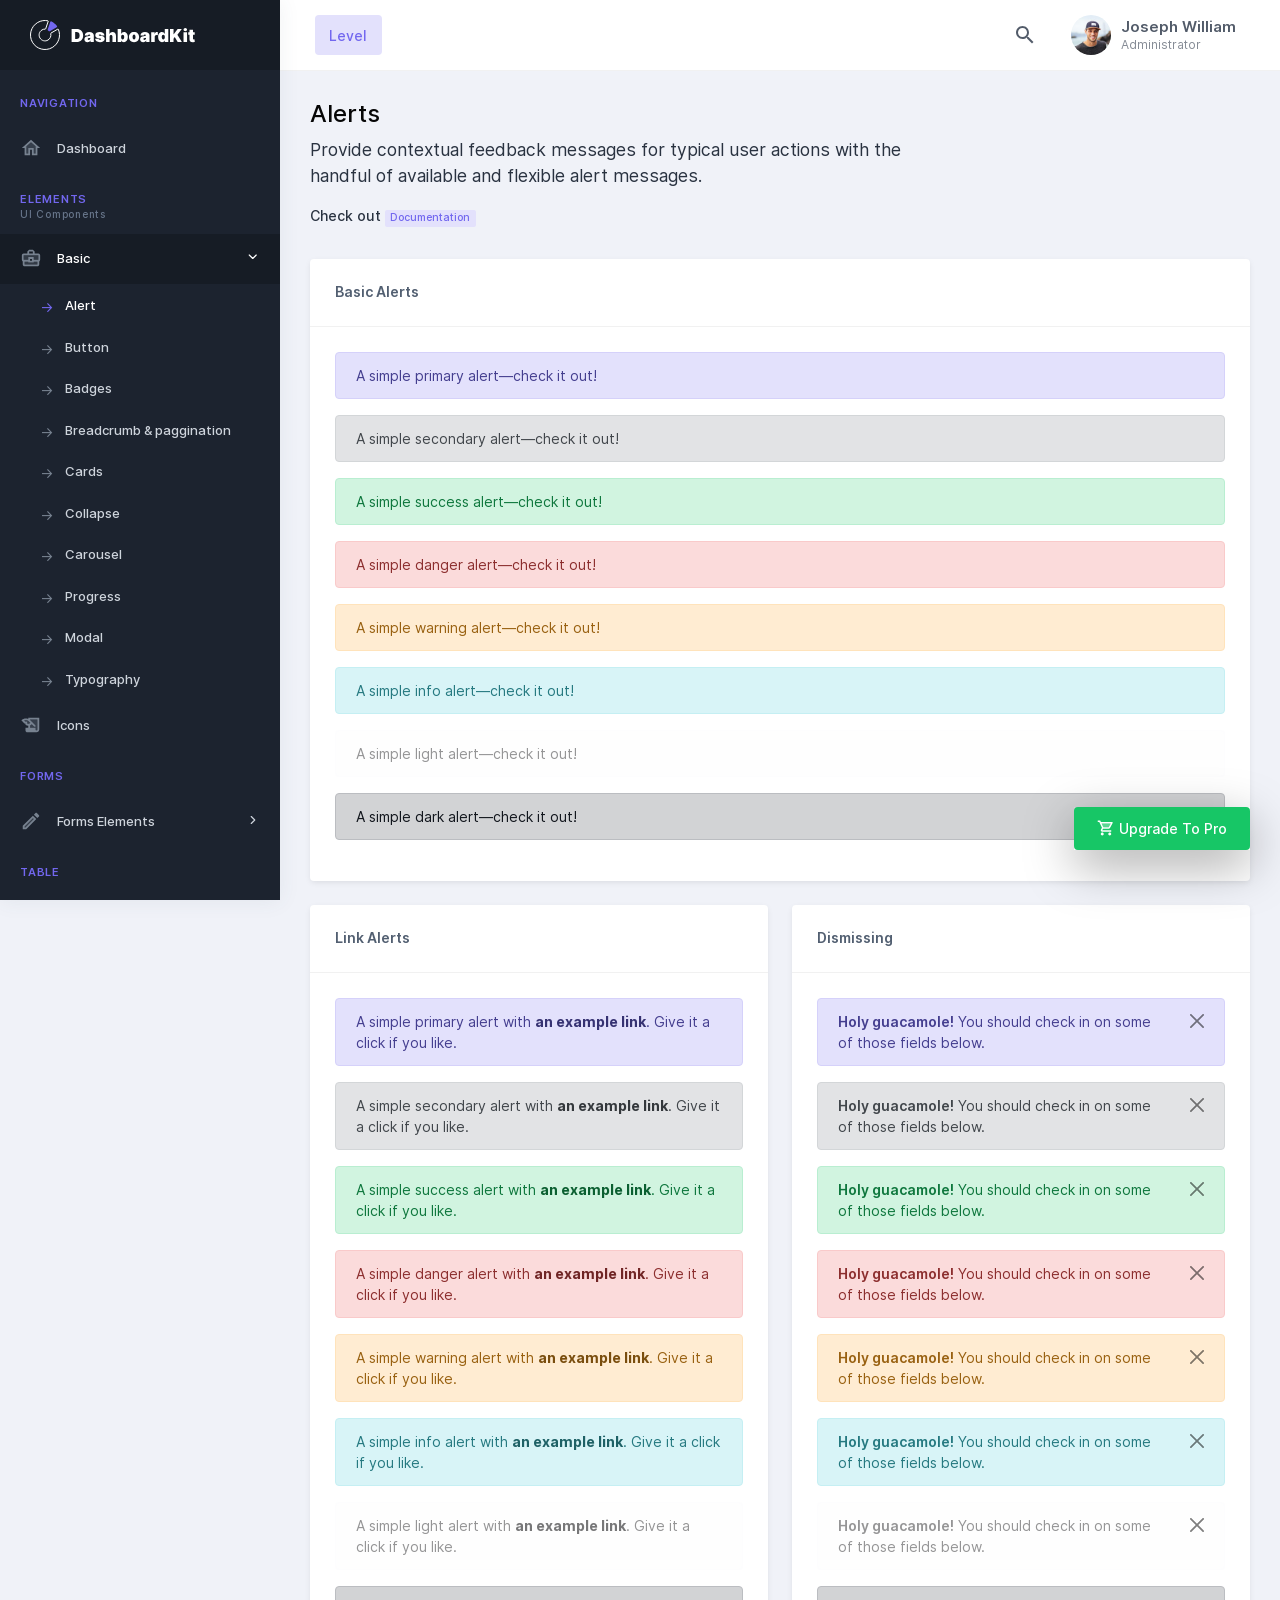
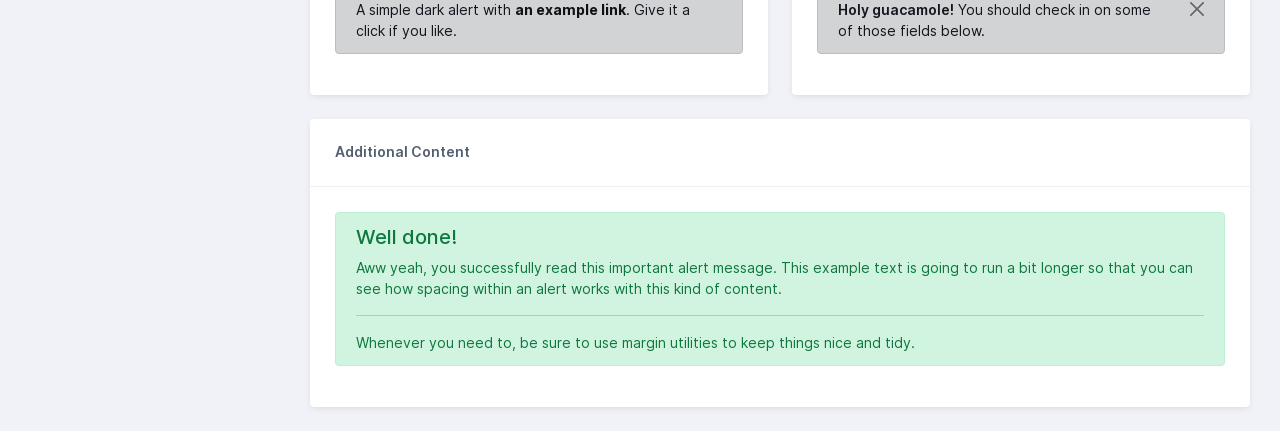
<file: wwwroot/admin/bc_alert.html>
<!DOCTYPE html>
<html lang="en">
<head>
	<title>DashboardKit Bootstrap 5 Admin Template</title>
	<!-- HTML5 Shim and Respond.js IE11 support of HTML5 elements and media queries -->
	<!-- WARNING: Respond.js doesn't work if you view the page via file:// -->
	<!--[if lt IE 11]>
		<script src="https://oss.maxcdn.com/libs/html5shiv/3.7.0/html5shiv.js"></script>
		<script src="https://oss.maxcdn.com/libs/respond.js/1.4.2/respond.min.js"></script>
		<![endif]-->
	<!-- Meta -->
	<meta charset="utf-8">
	<meta name="viewport" content="width=device-width, initial-scale=1.0, user-scalable=0, minimal-ui">
	<meta http-equiv="X-UA-Compatible" content="IE=edge" />
	<meta name="description" content="DashboardKit is made using Bootstrap 5 design framework. Download the free admin template & use it for your project.">
	<meta name="keywords" content="DashboardKit, Dashboard Kit, Dashboard UI Kit, Bootstrap 5, Admin Template, Admin Dashboard, CRM, CMS, Free Bootstrap Admin Template">
	<meta name="author" content="DashboardKit ">


	<!-- Favicon icon -->
	<link rel="icon" href="assets/images/favicon.svg" type="image/x-icon">

	<!-- font css -->
	<link rel="stylesheet" href="assets/fonts/feather.css">
	<link rel="stylesheet" href="assets/fonts/fontawesome.css">
	<link rel="stylesheet" href="assets/fonts/material.css">

	<!-- vendor css -->
	<link rel="stylesheet" href="assets/css/style.css" id="main-style-link">

</head>

<body class="">
	<!-- [ Pre-loader ] start -->
	<div class="loader-bg">
		<div class="loader-track">
			<div class="loader-fill"></div>
		</div>
	</div>
	<!-- [ Pre-loader ] End -->
	<!-- [ Mobile header ] start -->
	<div class="pc-mob-header pc-header">
		<div class="pcm-logo">
			<img src="assets/images/logo.svg" alt="" class="logo logo-lg">
		</div>
		<div class="pcm-toolbar">
			<a href="#!" class="pc-head-link" id="mobile-collapse">
				<div class="hamburger hamburger--arrowturn">
					<div class="hamburger-box">
						<div class="hamburger-inner"></div>
					</div>
				</div>
			</a>
			<a href="#!" class="pc-head-link" id="headerdrp-collapse">
				<i data-feather="align-right"></i>
			</a>
			<a href="#!" class="pc-head-link" id="header-collapse">
				<i data-feather="more-vertical"></i>
			</a>
		</div>
	</div>
	<!-- [ Mobile header ] End -->

	<!-- [ navigation menu ] start -->
	<nav class="pc-sidebar ">
		<div class="navbar-wrapper">
			<div class="m-header">
				<a href="index.html" class="b-brand">
					<!-- ========   change your logo hear   ============ -->
					<img src="assets/images/logo.svg" alt="" class="logo logo-lg">
					<img src="assets/images/logo-sm.svg" alt="" class="logo logo-sm">
				</a>
			</div>
			<div class="navbar-content">
				<ul class="pc-navbar">
					<li class="pc-item pc-caption">
						<label>Navigation</label>
					</li>
					<li class="pc-item">
						<a href="index.html" class="pc-link "><span class="pc-micon"><i class="material-icons-two-tone">home</i></span><span class="pc-mtext">Dashboard</span></a>
					</li>
					<li class="pc-item pc-caption">
						<label>Elements</label>
						<span>UI Components</span>
					</li>
					<li class="pc-item pc-hasmenu">
						<a href="#!" class="pc-link "><span class="pc-micon"><i class="material-icons-two-tone">business_center</i></span><span class="pc-mtext">Basic</span><span class="pc-arrow"><i data-feather="chevron-right"></i></span></a>
						<ul class="pc-submenu">
							<li class="pc-item"><a class="pc-link" href="bc_alert.html">Alert</a></li>
							<li class="pc-item"><a class="pc-link" href="bc_button.html">Button</a></li>
							<li class="pc-item"><a class="pc-link" href="bc_badges.html">Badges</a></li>
							<li class="pc-item"><a class="pc-link" href="bc_breadcrumb-pagination.html">Breadcrumb & paggination</a></li>
							<li class="pc-item"><a class="pc-link" href="bc_card.html">Cards</a></li>
							<li class="pc-item"><a class="pc-link" href="bc_collapse.html">Collapse</a></li>
							<li class="pc-item"><a class="pc-link" href="bc_carousel.html">Carousel</a></li>
							<li class="pc-item"><a class="pc-link" href="bc_progress.html">Progress</a></li>
							<li class="pc-item"><a class="pc-link" href="bc_modal.html">Modal</a></li>

							<li class="pc-item"><a class="pc-link" href="bc_typography.html">Typography</a></li>
						</ul>
					</li>
					<li class="pc-item">
						<a href="icon-feather.html" class="pc-link "><span class="pc-micon"><i class="material-icons-two-tone">history_edu</i></span><span class="pc-mtext">Icons</span></a>
					</li>
					<li class="pc-item pc-caption">
						<label>Forms</label>
					</li>
					<li class="pc-item pc-hasmenu">
						<a href="#!" class="pc-link "><span class="pc-micon"><i class="material-icons-two-tone">edit</i></span><span class="pc-mtext">Forms Elements</span><span class="pc-arrow"><i data-feather="chevron-right"></i></span></a>
						<ul class="pc-submenu">
							<li class="pc-item"><a class="pc-link" href="form_elements.html">Form Basic</a></li>
							<li class="pc-item"><a class="pc-link" href="form2_input_group.html">Input Groups</a></li>
							<li class="pc-item"><a class="pc-link" href="form2_checkbox.html">Checkbox</a></li>
							<li class="pc-item"><a class="pc-link" href="form2_radio.html">Radio</a></li>
						</ul>
					</li>
					<li class="pc-item pc-caption">
						<label>table</label>
					</li>
					<li class="pc-item">
						<a href="tbl_bootstrap.html" class="pc-link "><span class="pc-micon"><i class="material-icons-two-tone">table_rows</i></span><span class="pc-mtext">Bootstrap table</span></a>
					</li>
					<li class="pc-item pc-caption">
						<label>Chart & Maps</label>
						<span>Tones of readymade charts</span>
					</li>
					<li class="pc-item">
						<a href="chart-apex.html" class="pc-link "><span class="pc-micon"><i class="material-icons-two-tone">bubble_chart</i></span><span class="pc-mtext">Chart</span></a>
					</li>
					<li class="pc-item">
						<a href="map-google.html" class="pc-link "><span class="pc-micon"><i class="material-icons-two-tone">my_location</i></span><span class="pc-mtext">Maps</span></a>
					</li>
					<li class="pc-item pc-caption">
						<label>Pages</label>
						<span>Redymade Pages</span>
					</li>
					<li class="pc-item pc-hasmenu">
						<a href="#!" class="pc-link"><span class="pc-micon"><i class="material-icons-two-tone">https</i></span><span class="pc-mtext">Authentication</span><span class="pc-arrow"><i data-feather="chevron-right"></i></span></a>
						<ul class="pc-submenu">
							<li class="pc-item"><a class="pc-link" href="auth-signup.html" target="_blank">Sign up</a></li>
							<li class="pc-item"><a class="pc-link" href="auth-signin.html" target="_blank">Sign in</a></li>
						</ul>
					</li>
					<li class="pc-item pc-caption">
						<label>Other</label>
						<span>Extra more things</span>
					</li>
					<li class="pc-item pc-hasmenu">
						<a href="#!" class="pc-link"><span class="pc-micon"><i class="material-icons-two-tone">list_alt</i></span><span class="pc-mtext">Menu levels</span><span class="pc-arrow"><i data-feather="chevron-right"></i></span></a>
						<ul class="pc-submenu">
							<li class="pc-item"><a class="pc-link" href="#!">Menu Level 2.1</a></li>
							<li class="pc-item pc-hasmenu">
								<a href="#!" class="pc-link">Menu level 2.2<span class="pc-arrow"><i data-feather="chevron-right"></i></span></a>
								<ul class="pc-submenu">
									<li class="pc-item"><a class="pc-link" href="#!">Menu level 3.1</a></li>
									<li class="pc-item"><a class="pc-link" href="#!">Menu level 3.2</a></li>
									<li class="pc-item pc-hasmenu">
										<a href="#!" class="pc-link">Menu level 3.3<span class="pc-arrow"><i data-feather="chevron-right"></i></span></a>
										<ul class="pc-submenu">
											<li class="pc-item"><a class="pc-link" href="#!">Menu level 4.1</a></li>
											<li class="pc-item"><a class="pc-link" href="#!">Menu level 4.2</a></li>
										</ul>
									</li>
								</ul>
							</li>
							<li class="pc-item pc-hasmenu">
								<a href="#!" class="pc-link">Menu level 2.3<span class="pc-arrow"><i data-feather="chevron-right"></i></span></a>
								<ul class="pc-submenu">
									<li class="pc-item"><a class="pc-link" href="#!">Menu level 3.1</a></li>
									<li class="pc-item"><a class="pc-link" href="#!">Menu level 3.2</a></li>
									<li class="pc-item pc-hasmenu">
										<a href="#!" class="pc-link">Menu level 3.3<span class="pc-arrow"><i data-feather="chevron-right"></i></span></a>
										<ul class="pc-submenu">
											<li class="pc-item"><a class="pc-link" href="#!">Menu level 4.1</a></li>
											<li class="pc-item"><a class="pc-link" href="#!">Menu level 4.2</a></li>
										</ul>
									</li>
								</ul>
							</li>
						</ul>
					</li>
					<li class="pc-item"><a href="sample-page.html" class="pc-link "><span class="pc-micon"><i class="material-icons-two-tone">storefront</i></span><span class="pc-mtext">Sample page</span></a></li>

				</ul>
			</div>
		</div>
	</nav>
	<!-- [ navigation menu ] end -->
	<!-- [ Header ] start -->
	<header class="pc-header ">
		<div class="header-wrapper">
			<div class="mr-auto pc-mob-drp">
				<ul class="list-unstyled">
					<li class="dropdown pc-h-item">
						<a class="pc-head-link active dropdown-toggle arrow-none mr-0" data-toggle="dropdown" href="#" role="button" aria-haspopup="false" aria-expanded="false">
							Level
						</a>
						<div class="dropdown-menu pc-h-dropdown">
							<a href="#!" class="dropdown-item">
								<i class="material-icons-two-tone">account_circle</i>
								<span>My Account</span>
							</a>
							<div class="pc-level-menu">
								<a href="#!" class="dropdown-item">
									<i class="material-icons-two-tone">list_alt</i>
									<span class="float-right"><i data-feather="chevron-right" class="mr-0"></i></span>
									<span>Level2.1</span>
								</a>
								<div class="dropdown-menu pc-h-dropdown">
									<a href="#!" class="dropdown-item">
										<i class="fas fa-circle"></i>
										<span>My Account</span>
									</a>
									<a href="#!" class="dropdown-item">
										<i class="fas fa-circle"></i>
										<span>Settings</span>
									</a>
									<a href="#!" class="dropdown-item">
										<i class="fas fa-circle"></i>
										<span>Support</span>
									</a>
									<a href="#!" class="dropdown-item">
										<i class="fas fa-circle"></i>
										<span>Lock Screen</span>
									</a>
									<a href="#!" class="dropdown-item">
										<i class="fas fa-circle"></i>
										<span>Logout</span>
									</a>
								</div>
							</div>
							<a href="#!" class="dropdown-item">
								<i class="material-icons-two-tone">settings</i>
								<span>Settings</span>
							</a>
							<a href="#!" class="dropdown-item">
								<i class="material-icons-two-tone">support</i>
								<span>Support</span>
							</a>
							<a href="#!" class="dropdown-item">
								<i class="material-icons-two-tone">https</i>
								<span>Lock Screen</span>
							</a>
							<a href="#!" class="dropdown-item">
								<i class="material-icons-two-tone">chrome_reader_mode</i>
								<span>Logout</span>
							</a>
						</div>
					</li>
				</ul>
			</div>
			<div class="ml-auto">
				<ul class="list-unstyled">
					<li class="dropdown pc-h-item">
						<a class="pc-head-link dropdown-toggle arrow-none mr-0" data-toggle="dropdown" href="#" role="button" aria-haspopup="false" aria-expanded="false">
							<i class="material-icons-two-tone">search</i>
						</a>
						<div class="dropdown-menu dropdown-menu-right pc-h-dropdown drp-search">
							<form class="px-3">
								<div class="form-group mb-0 d-flex align-items-center">
									<i data-feather="search"></i>
									<input type="search" class="form-control border-0 shadow-none" placeholder="Search here. . .">
								</div>
							</form>
						</div>
					</li>
					<li class="dropdown pc-h-item">
						<a class="pc-head-link dropdown-toggle arrow-none mr-0" data-toggle="dropdown" href="#" role="button" aria-haspopup="false" aria-expanded="false">
							<img src="assets/images/user/avatar-2.jpg" alt="user-image" class="user-avtar">
							<span>
								<span class="user-name">Joseph William</span>
								<span class="user-desc">Administrator</span>
							</span>
						</a>
						<div class="dropdown-menu dropdown-menu-right pc-h-dropdown">
							<div class=" dropdown-header">
								<h5 class="text-overflow m-0"><span class="badge bg-light-primary"><a href="https://gumroad.com/dashboardkit" target="_blank">Upgrade to Pro</a></span></h5>
							</div>
				
							<a href="auth-signin.html" class="dropdown-item">
								<i class="material-icons-two-tone">chrome_reader_mode</i>
								<span>Logout</span>
							</a>
						</div>
					</li>
				</ul>
			</div>

		</div>
	</header>
	<!-- [ Header ] end -->

<!-- [ Main Content ] start -->
<div class="pc-container">
	<div class="pcoded-content">
		<!-- [ Main Content ] start -->
		<div class="row mb-3">
				<div class="col-md-8">
					<h3>Alerts</h3>
					<p class="lead">Provide contextual feedback messages for typical user actions with the handful of available and flexible alert messages.</p>
					<p class="f-w-500">Check out <a href="http://html.phoenixcoded.net/nextro-new/docs/index-bc-package.html#page-alert" target="_blank" class="badge bg-light-primary">Documentation</a></p>
				</div>
		</div>
		<div class="row">
			<!-- [ basic-alert ] start -->
			<div class="col-md-12">
				<div class="card">
					<div class="card-header">
						<h5>Basic Alerts</h5>
					</div>
					<div class="card-body">
						<div class="alert alert-primary" role="alert">
							A simple primary alert—check it out!
						</div>
						<div class="alert alert-secondary" role="alert">
							A simple secondary alert—check it out!
						</div>
						<div class="alert alert-success" role="alert">
							A simple success alert—check it out!
						</div>
						<div class="alert alert-danger" role="alert">
							A simple danger alert—check it out!
						</div>
						<div class="alert alert-warning" role="alert">
							A simple warning alert—check it out!
						</div>
						<div class="alert alert-info" role="alert">
							A simple info alert—check it out!
						</div>
						<div class="alert alert-light" role="alert">
							A simple light alert—check it out!
						</div>
						<div class="alert alert-dark" role="alert">
							A simple dark alert—check it out!
						</div>
					</div>
				</div>
			</div>
			<!-- [ basic-alert ] end -->
			<!-- [ link-alert ] start -->
			<div class="col-md-6">
				<div class="card">
					<div class="card-header">
						<h5>Link Alerts</h5>
					</div>
					<div class="card-body">
						<div class="alert alert-primary" role="alert">
							A simple primary alert with <a href="#!" class="alert-link">an example link</a>. Give it a click if you like.
						</div>
						<div class="alert alert-secondary" role="alert">
							A simple secondary alert with <a href="#!" class="alert-link">an example link</a>. Give it a click if you like.
						</div>
						<div class="alert alert-success" role="alert">
							A simple success alert with <a href="#!" class="alert-link">an example link</a>. Give it a click if you like.
						</div>
						<div class="alert alert-danger" role="alert">
							A simple danger alert with <a href="#!" class="alert-link">an example link</a>. Give it a click if you like.
						</div>
						<div class="alert alert-warning" role="alert">
							A simple warning alert with <a href="#!" class="alert-link">an example link</a>. Give it a click if you like.
						</div>
						<div class="alert alert-info" role="alert">
							A simple info alert with <a href="#!" class="alert-link">an example link</a>. Give it a click if you like.
						</div>
						<div class="alert alert-light" role="alert">
							A simple light alert with <a href="#!" class="alert-link">an example link</a>. Give it a click if you like.
						</div>
						<div class="alert alert-dark" role="alert">
							A simple dark alert with <a href="#!" class="alert-link">an example link</a>. Give it a click if you like.
						</div>
					</div>
				</div>
			</div>
			<!-- [ link-alert ] end -->
			<!-- [ dismiss-alert ] start -->
			<div class="col-md-6">
				<div class="card">
					<div class="card-header">
						<h5>Dismissing</h5>
					</div>
					<div class="card-body">
						<div class="alert alert-primary alert-dismissible fade show" role="alert">
							<strong>Holy guacamole!</strong> You should check in on some of those fields below.
							<button type="button" class="btn-close" data-dismiss="alert" aria-label="Close"></button>
						</div>
						<div class="alert alert-secondary alert-dismissible fade show" role="alert">
							<strong>Holy guacamole!</strong> You should check in on some of those fields below.
							<button type="button" class="btn-close" data-dismiss="alert" aria-label="Close"></button>
						</div>
						<div class="alert alert-success alert-dismissible fade show" role="alert">
							<strong>Holy guacamole!</strong> You should check in on some of those fields below.
							<button type="button" class="btn-close" data-dismiss="alert" aria-label="Close"></button>
						</div>
						<div class="alert alert-danger alert-dismissible fade show" role="alert">
							<strong>Holy guacamole!</strong> You should check in on some of those fields below.
							<button type="button" class="btn-close" data-dismiss="alert" aria-label="Close"></button>
						</div>
						<div class="alert alert-warning alert-dismissible fade show" role="alert">
							<strong>Holy guacamole!</strong> You should check in on some of those fields below.
							<button type="button" class="btn-close" data-dismiss="alert" aria-label="Close"></button>
						</div>
						<div class="alert alert-info alert-dismissible fade show" role="alert">
							<strong>Holy guacamole!</strong> You should check in on some of those fields below.
							<button type="button" class="btn-close" data-dismiss="alert" aria-label="Close"></button>
						</div>
						<div class="alert alert-light alert-dismissible fade show" role="alert">
							<strong>Holy guacamole!</strong> You should check in on some of those fields below.
							<button type="button" class="btn-close" data-dismiss="alert" aria-label="Close"></button>
						</div>
						<div class="alert alert-dark alert-dismissible fade show" role="alert">
							<strong>Holy guacamole!</strong> You should check in on some of those fields below.
							<button type="button" class="btn-close" data-dismiss="alert" aria-label="Close"></button>
						</div>
					</div>
				</div>
			</div>
			<!-- [ dismiss-alert ] end -->
			<!-- [ additional-alert ] start -->
			<div class="col-md-12">
				<div class="card">
					<div class="card-header">
						<h5>Additional Content</h5>
					</div>
					<div class="card-body">
						<div class="alert alert-success" role="alert">
							<h4 class="alert-heading">Well done!</h4>
							<p>Aww yeah, you successfully read this important alert message. This example text is going to run a bit longer so that you can see how spacing within an alert works with this kind of content.</p>
							<hr>
							<p class="mb-0">Whenever you need to, be sure to use margin utilities to keep things nice and tidy.</p>
						</div>
					</div>
				</div>
			</div>
			<!-- [ additional-alert ] end -->
		</div>
		<!-- [ Main Content ] end -->
	</div>
</div>
<!-- [ Main Content ] end -->
    <!-- Warning Section start -->
    <!-- Older IE warning message -->
    <!--[if lt IE 11]>
        <div class="ie-warning">
            <h1>Warning!!</h1>
            <p>You are using an outdated version of Internet Explorer, please upgrade
               <br/>to any of the following web browsers to access this website.
            </p>
            <div class="iew-container">
                <ul class="iew-download">
                    <li>
                        <a href="http://www.google.com/chrome/">
                            <img src="assets/images/browser/chrome.png" alt="Chrome">
                            <div>Chrome</div>
                        </a>
                    </li>
                    <li>
                        <a href="https://www.mozilla.org/en-US/firefox/new/">
                            <img src="assets/images/browser/firefox.png" alt="Firefox">
                            <div>Firefox</div>
                        </a>
                    </li>
                    <li>
                        <a href="http://www.opera.com">
                            <img src="assets/images/browser/opera.png" alt="Opera">
                            <div>Opera</div>
                        </a>
                    </li>
                    <li>
                        <a href="https://www.apple.com/safari/">
                            <img src="assets/images/browser/safari.png" alt="Safari">
                            <div>Safari</div>
                        </a>
                    </li>
                    <li>
                        <a href="http://windows.microsoft.com/en-us/internet-explorer/download-ie">
                            <img src="assets/images/browser/ie.png" alt="">
                            <div>IE (11 & above)</div>
                        </a>
                    </li>
                </ul>
            </div>
            <p>Sorry for the inconvenience!</p>
        </div>
    <![endif]-->
    <!-- Warning Section Ends -->
    <!-- Required Js -->
    <script src="assets/js/vendor-all.min.js"></script>
    <script src="assets/js/plugins/bootstrap.min.js"></script>
    <script src="assets/js/plugins/feather.min.js"></script>
    <script src="assets/js/pcoded.min.js"></script>
    <!-- <script src="https://cdnjs.cloudflare.com/ajax/libs/highlight.js/9.12.0/highlight.min.js"></script> -->
    <!-- <script src="assets/js/plugins/clipboard.min.js"></script> -->
    <!-- <script src="assets/js/uikit.min.js"></script> -->

<script>
    $("body").append('<div class="fixed-button active"><a href="https://gumroad.com/dashboardkit" target="_blank" class="btn btn-md btn-success"><i class="material-icons-two-tone text-white">shopping_cart</i> Upgrade To Pro</a> </div>');
</script>

</body>
</html>
</file>
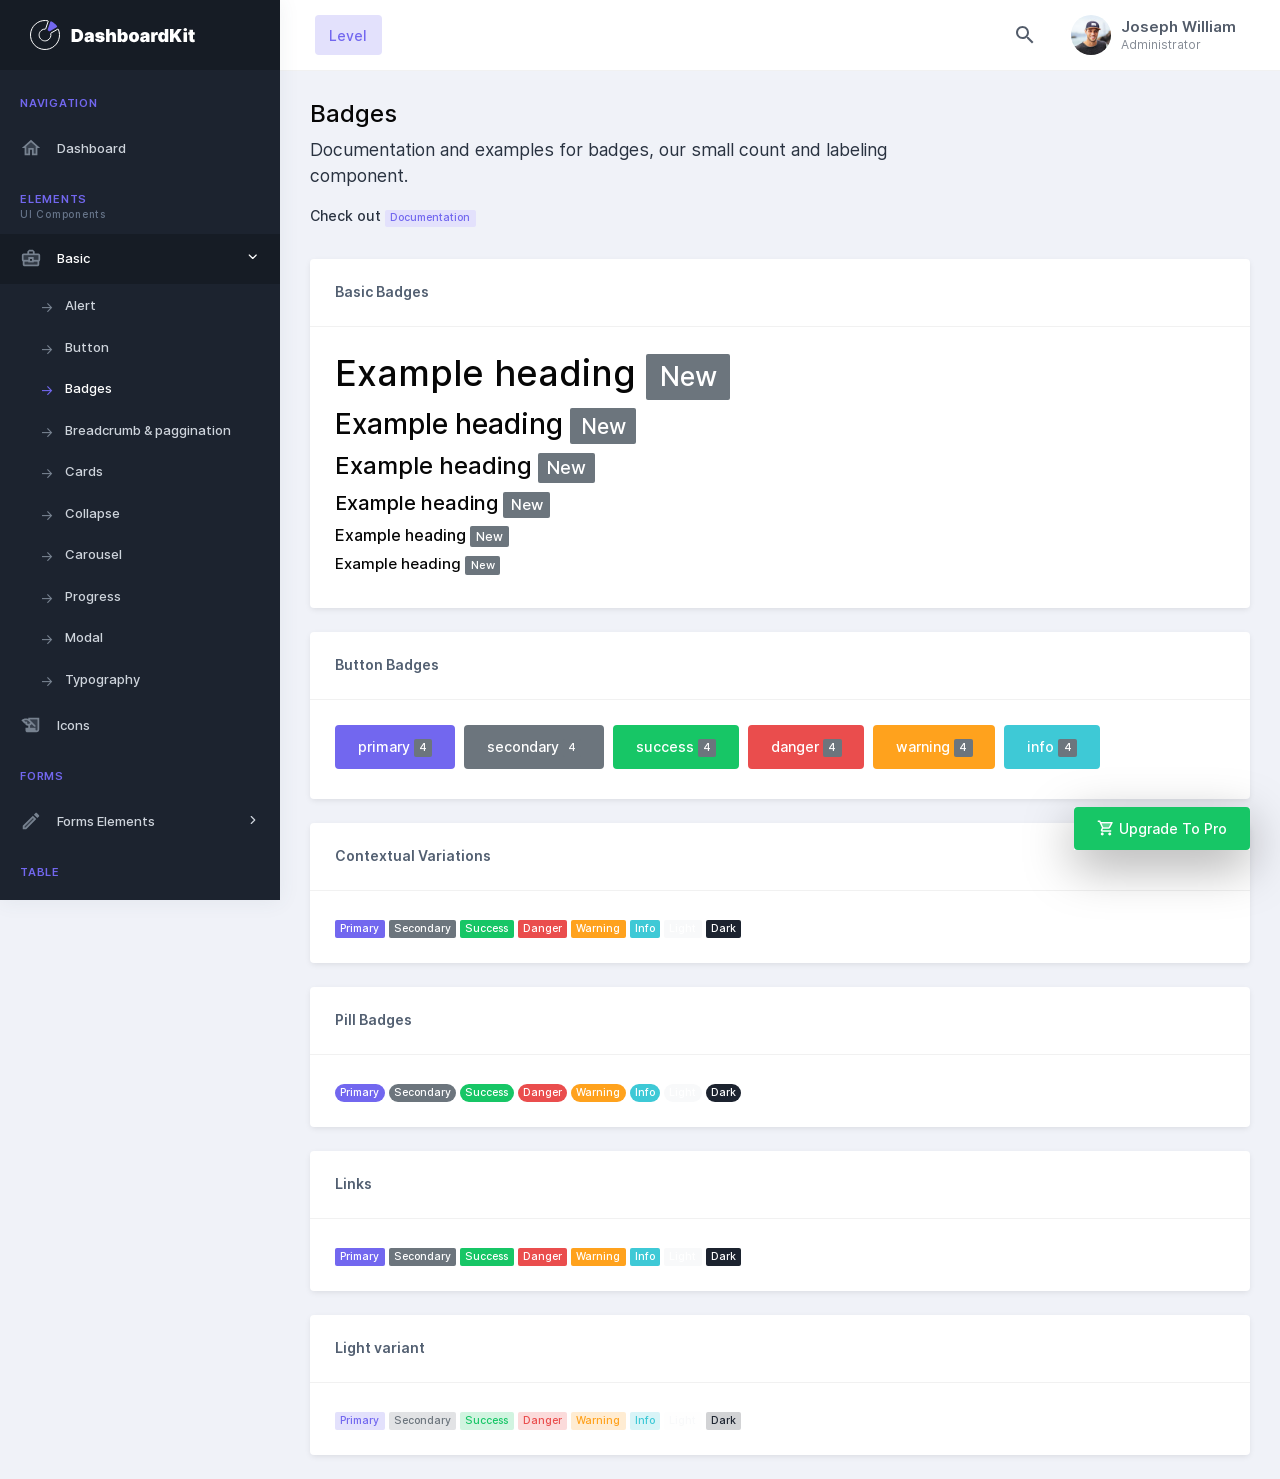
<file: wwwroot/admin/bc_badges.html>
<!DOCTYPE html>
<html lang="en">
<head>
	<title>DashboardKit Bootstrap 5 Admin Template</title>
	<!-- HTML5 Shim and Respond.js IE11 support of HTML5 elements and media queries -->
	<!-- WARNING: Respond.js doesn't work if you view the page via file:// -->
	<!--[if lt IE 11]>
		<script src="https://oss.maxcdn.com/libs/html5shiv/3.7.0/html5shiv.js"></script>
		<script src="https://oss.maxcdn.com/libs/respond.js/1.4.2/respond.min.js"></script>
		<![endif]-->
	<!-- Meta -->
	<meta charset="utf-8">
	<meta name="viewport" content="width=device-width, initial-scale=1.0, user-scalable=0, minimal-ui">
	<meta http-equiv="X-UA-Compatible" content="IE=edge" />
	<meta name="description" content="DashboardKit is made using Bootstrap 5 design framework. Download the free admin template & use it for your project.">
	<meta name="keywords" content="DashboardKit, Dashboard Kit, Dashboard UI Kit, Bootstrap 5, Admin Template, Admin Dashboard, CRM, CMS, Free Bootstrap Admin Template">
	<meta name="author" content="DashboardKit ">


	<!-- Favicon icon -->
	<link rel="icon" href="assets/images/favicon.svg" type="image/x-icon">

	<!-- font css -->
	<link rel="stylesheet" href="assets/fonts/feather.css">
	<link rel="stylesheet" href="assets/fonts/fontawesome.css">
	<link rel="stylesheet" href="assets/fonts/material.css">

	<!-- vendor css -->
	<link rel="stylesheet" href="assets/css/style.css" id="main-style-link">

</head>

<body class="">
	<!-- [ Pre-loader ] start -->
	<div class="loader-bg">
		<div class="loader-track">
			<div class="loader-fill"></div>
		</div>
	</div>
	<!-- [ Pre-loader ] End -->
	<!-- [ Mobile header ] start -->
	<div class="pc-mob-header pc-header">
		<div class="pcm-logo">
			<img src="assets/images/logo.svg" alt="" class="logo logo-lg">
		</div>
		<div class="pcm-toolbar">
			<a href="#!" class="pc-head-link" id="mobile-collapse">
				<div class="hamburger hamburger--arrowturn">
					<div class="hamburger-box">
						<div class="hamburger-inner"></div>
					</div>
				</div>
			</a>
			<a href="#!" class="pc-head-link" id="headerdrp-collapse">
				<i data-feather="align-right"></i>
			</a>
			<a href="#!" class="pc-head-link" id="header-collapse">
				<i data-feather="more-vertical"></i>
			</a>
		</div>
	</div>
	<!-- [ Mobile header ] End -->

	<!-- [ navigation menu ] start -->
	<nav class="pc-sidebar ">
		<div class="navbar-wrapper">
			<div class="m-header">
				<a href="index.html" class="b-brand">
					<!-- ========   change your logo hear   ============ -->
					<img src="assets/images/logo.svg" alt="" class="logo logo-lg">
					<img src="assets/images/logo-sm.svg" alt="" class="logo logo-sm">
				</a>
			</div>
			<div class="navbar-content">
				<ul class="pc-navbar">
					<li class="pc-item pc-caption">
						<label>Navigation</label>
					</li>
					<li class="pc-item">
						<a href="index.html" class="pc-link "><span class="pc-micon"><i class="material-icons-two-tone">home</i></span><span class="pc-mtext">Dashboard</span></a>
					</li>
					<li class="pc-item pc-caption">
						<label>Elements</label>
						<span>UI Components</span>
					</li>
					<li class="pc-item pc-hasmenu">
						<a href="#!" class="pc-link "><span class="pc-micon"><i class="material-icons-two-tone">business_center</i></span><span class="pc-mtext">Basic</span><span class="pc-arrow"><i data-feather="chevron-right"></i></span></a>
						<ul class="pc-submenu">
							<li class="pc-item"><a class="pc-link" href="bc_alert.html">Alert</a></li>
							<li class="pc-item"><a class="pc-link" href="bc_button.html">Button</a></li>
							<li class="pc-item"><a class="pc-link" href="bc_badges.html">Badges</a></li>
							<li class="pc-item"><a class="pc-link" href="bc_breadcrumb-pagination.html">Breadcrumb & paggination</a></li>
							<li class="pc-item"><a class="pc-link" href="bc_card.html">Cards</a></li>
							<li class="pc-item"><a class="pc-link" href="bc_collapse.html">Collapse</a></li>
							<li class="pc-item"><a class="pc-link" href="bc_carousel.html">Carousel</a></li>
							<li class="pc-item"><a class="pc-link" href="bc_progress.html">Progress</a></li>
							<li class="pc-item"><a class="pc-link" href="bc_modal.html">Modal</a></li>

							<li class="pc-item"><a class="pc-link" href="bc_typography.html">Typography</a></li>
						</ul>
					</li>
					<li class="pc-item">
						<a href="icon-feather.html" class="pc-link "><span class="pc-micon"><i class="material-icons-two-tone">history_edu</i></span><span class="pc-mtext">Icons</span></a>
					</li>
					<li class="pc-item pc-caption">
						<label>Forms</label>
					</li>
					<li class="pc-item pc-hasmenu">
						<a href="#!" class="pc-link "><span class="pc-micon"><i class="material-icons-two-tone">edit</i></span><span class="pc-mtext">Forms Elements</span><span class="pc-arrow"><i data-feather="chevron-right"></i></span></a>
						<ul class="pc-submenu">
							<li class="pc-item"><a class="pc-link" href="form_elements.html">Form Basic</a></li>
							<li class="pc-item"><a class="pc-link" href="form2_input_group.html">Input Groups</a></li>
							<li class="pc-item"><a class="pc-link" href="form2_checkbox.html">Checkbox</a></li>
							<li class="pc-item"><a class="pc-link" href="form2_radio.html">Radio</a></li>
						</ul>
					</li>
					<li class="pc-item pc-caption">
						<label>table</label>
					</li>
					<li class="pc-item">
						<a href="tbl_bootstrap.html" class="pc-link "><span class="pc-micon"><i class="material-icons-two-tone">table_rows</i></span><span class="pc-mtext">Bootstrap table</span></a>
					</li>
					<li class="pc-item pc-caption">
						<label>Chart & Maps</label>
						<span>Tones of readymade charts</span>
					</li>
					<li class="pc-item">
						<a href="chart-apex.html" class="pc-link "><span class="pc-micon"><i class="material-icons-two-tone">bubble_chart</i></span><span class="pc-mtext">Chart</span></a>
					</li>
					<li class="pc-item">
						<a href="map-google.html" class="pc-link "><span class="pc-micon"><i class="material-icons-two-tone">my_location</i></span><span class="pc-mtext">Maps</span></a>
					</li>
					<li class="pc-item pc-caption">
						<label>Pages</label>
						<span>Redymade Pages</span>
					</li>
					<li class="pc-item pc-hasmenu">
						<a href="#!" class="pc-link"><span class="pc-micon"><i class="material-icons-two-tone">https</i></span><span class="pc-mtext">Authentication</span><span class="pc-arrow"><i data-feather="chevron-right"></i></span></a>
						<ul class="pc-submenu">
							<li class="pc-item"><a class="pc-link" href="auth-signup.html" target="_blank">Sign up</a></li>
							<li class="pc-item"><a class="pc-link" href="auth-signin.html" target="_blank">Sign in</a></li>
						</ul>
					</li>
					<li class="pc-item pc-caption">
						<label>Other</label>
						<span>Extra more things</span>
					</li>
					<li class="pc-item pc-hasmenu">
						<a href="#!" class="pc-link"><span class="pc-micon"><i class="material-icons-two-tone">list_alt</i></span><span class="pc-mtext">Menu levels</span><span class="pc-arrow"><i data-feather="chevron-right"></i></span></a>
						<ul class="pc-submenu">
							<li class="pc-item"><a class="pc-link" href="#!">Menu Level 2.1</a></li>
							<li class="pc-item pc-hasmenu">
								<a href="#!" class="pc-link">Menu level 2.2<span class="pc-arrow"><i data-feather="chevron-right"></i></span></a>
								<ul class="pc-submenu">
									<li class="pc-item"><a class="pc-link" href="#!">Menu level 3.1</a></li>
									<li class="pc-item"><a class="pc-link" href="#!">Menu level 3.2</a></li>
									<li class="pc-item pc-hasmenu">
										<a href="#!" class="pc-link">Menu level 3.3<span class="pc-arrow"><i data-feather="chevron-right"></i></span></a>
										<ul class="pc-submenu">
											<li class="pc-item"><a class="pc-link" href="#!">Menu level 4.1</a></li>
											<li class="pc-item"><a class="pc-link" href="#!">Menu level 4.2</a></li>
										</ul>
									</li>
								</ul>
							</li>
							<li class="pc-item pc-hasmenu">
								<a href="#!" class="pc-link">Menu level 2.3<span class="pc-arrow"><i data-feather="chevron-right"></i></span></a>
								<ul class="pc-submenu">
									<li class="pc-item"><a class="pc-link" href="#!">Menu level 3.1</a></li>
									<li class="pc-item"><a class="pc-link" href="#!">Menu level 3.2</a></li>
									<li class="pc-item pc-hasmenu">
										<a href="#!" class="pc-link">Menu level 3.3<span class="pc-arrow"><i data-feather="chevron-right"></i></span></a>
										<ul class="pc-submenu">
											<li class="pc-item"><a class="pc-link" href="#!">Menu level 4.1</a></li>
											<li class="pc-item"><a class="pc-link" href="#!">Menu level 4.2</a></li>
										</ul>
									</li>
								</ul>
							</li>
						</ul>
					</li>
					<li class="pc-item"><a href="sample-page.html" class="pc-link "><span class="pc-micon"><i class="material-icons-two-tone">storefront</i></span><span class="pc-mtext">Sample page</span></a></li>

				</ul>
			</div>
		</div>
	</nav>
	<!-- [ navigation menu ] end -->
	<!-- [ Header ] start -->
	<header class="pc-header ">
		<div class="header-wrapper">
			<div class="mr-auto pc-mob-drp">
				<ul class="list-unstyled">
					<li class="dropdown pc-h-item">
						<a class="pc-head-link active dropdown-toggle arrow-none mr-0" data-toggle="dropdown" href="#" role="button" aria-haspopup="false" aria-expanded="false">
							Level
						</a>
						<div class="dropdown-menu pc-h-dropdown">
							<a href="#!" class="dropdown-item">
								<i class="material-icons-two-tone">account_circle</i>
								<span>My Account</span>
							</a>
							<div class="pc-level-menu">
								<a href="#!" class="dropdown-item">
									<i class="material-icons-two-tone">list_alt</i>
									<span class="float-right"><i data-feather="chevron-right" class="mr-0"></i></span>
									<span>Level2.1</span>
								</a>
								<div class="dropdown-menu pc-h-dropdown">
									<a href="#!" class="dropdown-item">
										<i class="fas fa-circle"></i>
										<span>My Account</span>
									</a>
									<a href="#!" class="dropdown-item">
										<i class="fas fa-circle"></i>
										<span>Settings</span>
									</a>
									<a href="#!" class="dropdown-item">
										<i class="fas fa-circle"></i>
										<span>Support</span>
									</a>
									<a href="#!" class="dropdown-item">
										<i class="fas fa-circle"></i>
										<span>Lock Screen</span>
									</a>
									<a href="#!" class="dropdown-item">
										<i class="fas fa-circle"></i>
										<span>Logout</span>
									</a>
								</div>
							</div>
							<a href="#!" class="dropdown-item">
								<i class="material-icons-two-tone">settings</i>
								<span>Settings</span>
							</a>
							<a href="#!" class="dropdown-item">
								<i class="material-icons-two-tone">support</i>
								<span>Support</span>
							</a>
							<a href="#!" class="dropdown-item">
								<i class="material-icons-two-tone">https</i>
								<span>Lock Screen</span>
							</a>
							<a href="#!" class="dropdown-item">
								<i class="material-icons-two-tone">chrome_reader_mode</i>
								<span>Logout</span>
							</a>
						</div>
					</li>
				</ul>
			</div>
			<div class="ml-auto">
				<ul class="list-unstyled">
					<li class="dropdown pc-h-item">
						<a class="pc-head-link dropdown-toggle arrow-none mr-0" data-toggle="dropdown" href="#" role="button" aria-haspopup="false" aria-expanded="false">
							<i class="material-icons-two-tone">search</i>
						</a>
						<div class="dropdown-menu dropdown-menu-right pc-h-dropdown drp-search">
							<form class="px-3">
								<div class="form-group mb-0 d-flex align-items-center">
									<i data-feather="search"></i>
									<input type="search" class="form-control border-0 shadow-none" placeholder="Search here. . .">
								</div>
							</form>
						</div>
					</li>
					<li class="dropdown pc-h-item">
						<a class="pc-head-link dropdown-toggle arrow-none mr-0" data-toggle="dropdown" href="#" role="button" aria-haspopup="false" aria-expanded="false">
							<img src="assets/images/user/avatar-2.jpg" alt="user-image" class="user-avtar">
							<span>
								<span class="user-name">Joseph William</span>
								<span class="user-desc">Administrator</span>
							</span>
						</a>
						<div class="dropdown-menu dropdown-menu-right pc-h-dropdown">
							<div class=" dropdown-header">
								<h5 class="text-overflow m-0"><span class="badge bg-light-primary"><a href="https://gumroad.com/dashboardkit" target="_blank">Upgrade to Pro</a></span></h5>
							</div>
				
							<a href="auth-signin.html" class="dropdown-item">
								<i class="material-icons-two-tone">chrome_reader_mode</i>
								<span>Logout</span>
							</a>
						</div>
					</li>
				</ul>
			</div>

		</div>
	</header>
	<!-- [ Header ] end -->

<!-- [ Main Content ] start -->
<div class="pc-container">
	<div class="pcoded-content">
		<!-- [ Main Content ] start -->
		<div class="row mb-3">
				<div class="col-md-8">
					<h3>Badges</h3>
					<p class="lead">Documentation and examples for badges, our small count and labeling component.</p>
					<p class="f-w-500">Check out <a href="http://html.phoenixcoded.net/nextro-new/docs/index-bc-package.html#page-badge" target="_blank" class="badge bg-light-primary">Documentation</a></p>
				</div>
		</div>
		<div class="row">
			<!-- [ badge ] start -->
			<div class="col-sm-12">
				<div class="card">
					<div class="card-header">
						<h5>Basic Badges</h5>
					</div>
					<div class="card-body">
						<h1>Example heading <span class="badge bg-secondary">New</span></h1>
						<h2>Example heading <span class="badge bg-secondary">New</span></h2>
						<h3>Example heading <span class="badge bg-secondary">New</span></h3>
						<h4>Example heading <span class="badge bg-secondary">New</span></h4>
						<h5>Example heading <span class="badge bg-secondary">New</span></h5>
						<h6>Example heading <span class="badge bg-secondary">New</span></h6>
					</div>
				</div>
				<div class="card btn-page">
					<div class="card-header">
						<h5>Button Badges</h5>
					</div>
					<div class="card-body">
						<button type="button" class="btn  btn-primary">primary <span class="badge bg-secondary">4</span></button>
						<button type="button" class="btn  btn-secondary">secondary <span class="badge bg-secondary">4</span></button>
						<button type="button" class="btn  btn-success">success <span class="badge bg-secondary">4</span></button>
						<button type="button" class="btn  btn-danger">danger <span class="badge bg-secondary">4</span></button>
						<button type="button" class="btn  btn-warning">warning <span class="badge bg-secondary">4</span></button>
						<button type="button" class="btn  btn-info">info <span class="badge bg-secondary">4</span></button>
					</div>
				</div>
				<div class="card">
					<div class="card-header">
						<h5>Contextual Variations</h5>
					</div>
					<div class="card-body">
						<span class="badge bg-primary">Primary</span>
						<span class="badge bg-secondary">Secondary</span>
						<span class="badge bg-success">Success</span>
						<span class="badge bg-danger">Danger</span>
						<span class="badge bg-warning">Warning</span>
						<span class="badge bg-info">Info</span>
						<span class="badge bg-light">Light</span>
						<span class="badge bg-dark">Dark</span>
					</div>
				</div>
				<div class="card">
					<div class="card-header">
						<h5>Pill Badges</h5>
					</div>
					<div class="card-body">
						<span class="badge rounded-pill bg-primary">Primary</span>
						<span class="badge rounded-pill bg-secondary">Secondary</span>
						<span class="badge rounded-pill bg-success">Success</span>
						<span class="badge rounded-pill bg-danger">Danger</span>
						<span class="badge rounded-pill bg-warning">Warning</span>
						<span class="badge rounded-pill bg-info">Info</span>
						<span class="badge rounded-pill bg-light">Light</span>
						<span class="badge rounded-pill bg-dark">Dark</span>
					</div>
				</div>
				<div class="card">
					<div class="card-header">
						<h5>Links</h5>
					</div>
					<div class="card-body">
						<a href="#!" class="badge bg-primary">Primary</a>
						<a href="#!" class="badge bg-secondary">Secondary</a>
						<a href="#!" class="badge bg-success">Success</a>
						<a href="#!" class="badge bg-danger">Danger</a>
						<a href="#!" class="badge bg-warning">Warning</a>
						<a href="#!" class="badge bg-info">Info</a>
						<a href="#!" class="badge bg-light">Light</a>
						<a href="#!" class="badge bg-dark">Dark</a>
					</div>
				</div>
				<div class="card">
					<div class="card-header">
						<h5>Light variant</h5>
					</div>
					<div class="card-body">
						<span class="badge bg-light-primary">Primary</span>
						<span class="badge bg-light-secondary">Secondary</span>
						<span class="badge bg-light-success">Success</span>
						<span class="badge bg-light-danger">Danger</span>
						<span class="badge bg-light-warning">Warning</span>
						<span class="badge bg-light-info">Info</span>
						<span class="badge bg-light-light">Light</span>
						<span class="badge bg-light-dark">Dark</span>
					</div>
				</div>
			</div>
			<!-- [ badge ] end -->
		</div>
		<!-- [ Main Content ] end -->
	</div>
</div>
<!-- [ Main Content ] end -->
    <!-- Warning Section start -->
    <!-- Older IE warning message -->
    <!--[if lt IE 11]>
        <div class="ie-warning">
            <h1>Warning!!</h1>
            <p>You are using an outdated version of Internet Explorer, please upgrade
               <br/>to any of the following web browsers to access this website.
            </p>
            <div class="iew-container">
                <ul class="iew-download">
                    <li>
                        <a href="http://www.google.com/chrome/">
                            <img src="assets/images/browser/chrome.png" alt="Chrome">
                            <div>Chrome</div>
                        </a>
                    </li>
                    <li>
                        <a href="https://www.mozilla.org/en-US/firefox/new/">
                            <img src="assets/images/browser/firefox.png" alt="Firefox">
                            <div>Firefox</div>
                        </a>
                    </li>
                    <li>
                        <a href="http://www.opera.com">
                            <img src="assets/images/browser/opera.png" alt="Opera">
                            <div>Opera</div>
                        </a>
                    </li>
                    <li>
                        <a href="https://www.apple.com/safari/">
                            <img src="assets/images/browser/safari.png" alt="Safari">
                            <div>Safari</div>
                        </a>
                    </li>
                    <li>
                        <a href="http://windows.microsoft.com/en-us/internet-explorer/download-ie">
                            <img src="assets/images/browser/ie.png" alt="">
                            <div>IE (11 & above)</div>
                        </a>
                    </li>
                </ul>
            </div>
            <p>Sorry for the inconvenience!</p>
        </div>
    <![endif]-->
    <!-- Warning Section Ends -->
    <!-- Required Js -->
    <script src="assets/js/vendor-all.min.js"></script>
    <script src="assets/js/plugins/bootstrap.min.js"></script>
    <script src="assets/js/plugins/feather.min.js"></script>
    <script src="assets/js/pcoded.min.js"></script>
    <!-- <script src="https://cdnjs.cloudflare.com/ajax/libs/highlight.js/9.12.0/highlight.min.js"></script> -->
    <!-- <script src="assets/js/plugins/clipboard.min.js"></script> -->
    <!-- <script src="assets/js/uikit.min.js"></script> -->

<script>
    $("body").append('<div class="fixed-button active"><a href="https://gumroad.com/dashboardkit" target="_blank" class="btn btn-md btn-success"><i class="material-icons-two-tone text-white">shopping_cart</i> Upgrade To Pro</a> </div>');
</script>

</body>

</html>
</file>
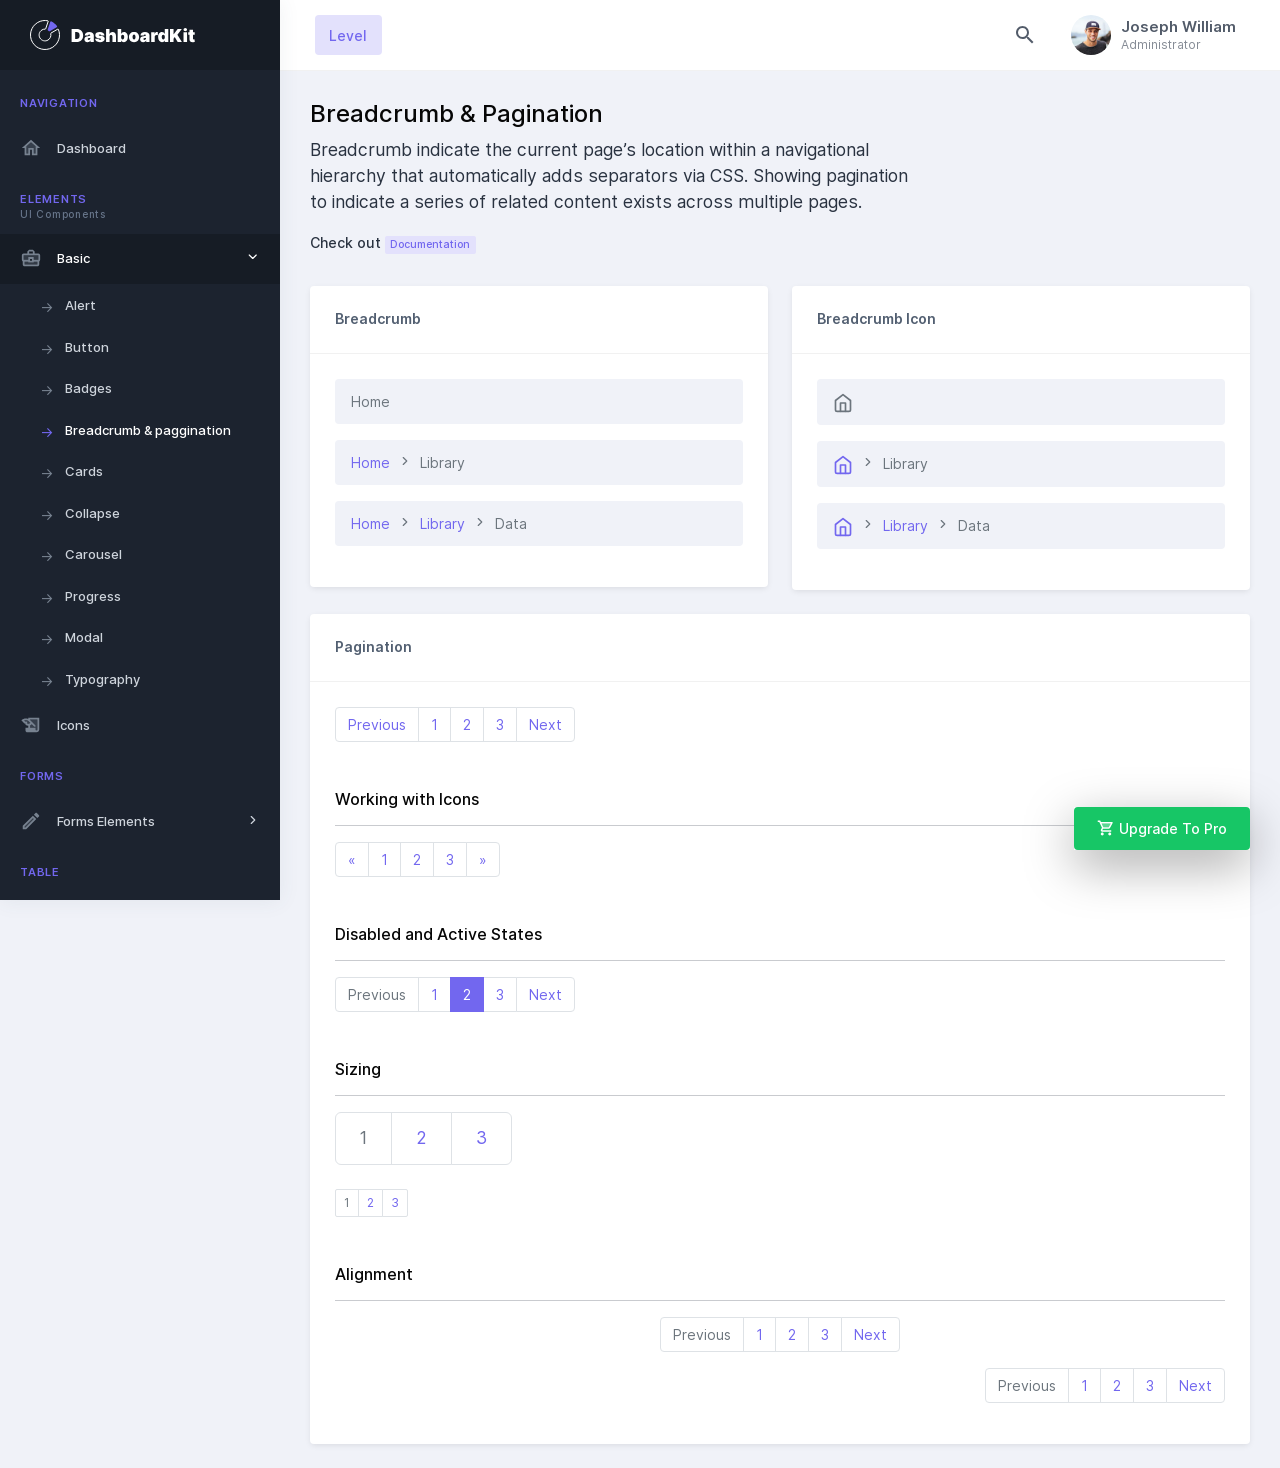
<file: wwwroot/admin/bc_breadcrumb-pagination.html>
<!DOCTYPE html>
<html lang="en">
<head>
	<title>DashboardKit Bootstrap 5 Admin Template</title>
	<!-- HTML5 Shim and Respond.js IE11 support of HTML5 elements and media queries -->
	<!-- WARNING: Respond.js doesn't work if you view the page via file:// -->
	<!--[if lt IE 11]>
		<script src="https://oss.maxcdn.com/libs/html5shiv/3.7.0/html5shiv.js"></script>
		<script src="https://oss.maxcdn.com/libs/respond.js/1.4.2/respond.min.js"></script>
		<![endif]-->
	<!-- Meta -->
	<meta charset="utf-8">
	<meta name="viewport" content="width=device-width, initial-scale=1.0, user-scalable=0, minimal-ui">
	<meta http-equiv="X-UA-Compatible" content="IE=edge" />
	<meta name="description" content="DashboardKit is made using Bootstrap 5 design framework. Download the free admin template & use it for your project.">
	<meta name="keywords" content="DashboardKit, Dashboard Kit, Dashboard UI Kit, Bootstrap 5, Admin Template, Admin Dashboard, CRM, CMS, Free Bootstrap Admin Template">
	<meta name="author" content="DashboardKit ">


	<!-- Favicon icon -->
	<link rel="icon" href="assets/images/favicon.svg" type="image/x-icon">

	<!-- font css -->
	<link rel="stylesheet" href="assets/fonts/feather.css">
	<link rel="stylesheet" href="assets/fonts/fontawesome.css">
	<link rel="stylesheet" href="assets/fonts/material.css">

	<!-- vendor css -->
	<link rel="stylesheet" href="assets/css/style.css" id="main-style-link">

</head>

<body class="">
	<!-- [ Pre-loader ] start -->
	<div class="loader-bg">
		<div class="loader-track">
			<div class="loader-fill"></div>
		</div>
	</div>
	<!-- [ Pre-loader ] End -->
	<!-- [ Mobile header ] start -->
	<div class="pc-mob-header pc-header">
		<div class="pcm-logo">
			<img src="assets/images/logo.svg" alt="" class="logo logo-lg">
		</div>
		<div class="pcm-toolbar">
			<a href="#!" class="pc-head-link" id="mobile-collapse">
				<div class="hamburger hamburger--arrowturn">
					<div class="hamburger-box">
						<div class="hamburger-inner"></div>
					</div>
				</div>
			</a>
			<a href="#!" class="pc-head-link" id="headerdrp-collapse">
				<i data-feather="align-right"></i>
			</a>
			<a href="#!" class="pc-head-link" id="header-collapse">
				<i data-feather="more-vertical"></i>
			</a>
		</div>
	</div>
	<!-- [ Mobile header ] End -->

	<!-- [ navigation menu ] start -->
	<nav class="pc-sidebar ">
		<div class="navbar-wrapper">
			<div class="m-header">
				<a href="index.html" class="b-brand">
					<!-- ========   change your logo hear   ============ -->
					<img src="assets/images/logo.svg" alt="" class="logo logo-lg">
					<img src="assets/images/logo-sm.svg" alt="" class="logo logo-sm">
				</a>
			</div>
			<div class="navbar-content">
				<ul class="pc-navbar">
					<li class="pc-item pc-caption">
						<label>Navigation</label>
					</li>
					<li class="pc-item">
						<a href="index.html" class="pc-link "><span class="pc-micon"><i class="material-icons-two-tone">home</i></span><span class="pc-mtext">Dashboard</span></a>
					</li>
					<li class="pc-item pc-caption">
						<label>Elements</label>
						<span>UI Components</span>
					</li>
					<li class="pc-item pc-hasmenu">
						<a href="#!" class="pc-link "><span class="pc-micon"><i class="material-icons-two-tone">business_center</i></span><span class="pc-mtext">Basic</span><span class="pc-arrow"><i data-feather="chevron-right"></i></span></a>
						<ul class="pc-submenu">
							<li class="pc-item"><a class="pc-link" href="bc_alert.html">Alert</a></li>
							<li class="pc-item"><a class="pc-link" href="bc_button.html">Button</a></li>
							<li class="pc-item"><a class="pc-link" href="bc_badges.html">Badges</a></li>
							<li class="pc-item"><a class="pc-link" href="bc_breadcrumb-pagination.html">Breadcrumb & paggination</a></li>
							<li class="pc-item"><a class="pc-link" href="bc_card.html">Cards</a></li>
							<li class="pc-item"><a class="pc-link" href="bc_collapse.html">Collapse</a></li>
							<li class="pc-item"><a class="pc-link" href="bc_carousel.html">Carousel</a></li>
							<li class="pc-item"><a class="pc-link" href="bc_progress.html">Progress</a></li>
							<li class="pc-item"><a class="pc-link" href="bc_modal.html">Modal</a></li>

							<li class="pc-item"><a class="pc-link" href="bc_typography.html">Typography</a></li>
						</ul>
					</li>
					<li class="pc-item">
						<a href="icon-feather.html" class="pc-link "><span class="pc-micon"><i class="material-icons-two-tone">history_edu</i></span><span class="pc-mtext">Icons</span></a>
					</li>
					<li class="pc-item pc-caption">
						<label>Forms</label>
					</li>
					<li class="pc-item pc-hasmenu">
						<a href="#!" class="pc-link "><span class="pc-micon"><i class="material-icons-two-tone">edit</i></span><span class="pc-mtext">Forms Elements</span><span class="pc-arrow"><i data-feather="chevron-right"></i></span></a>
						<ul class="pc-submenu">
							<li class="pc-item"><a class="pc-link" href="form_elements.html">Form Basic</a></li>
							<li class="pc-item"><a class="pc-link" href="form2_input_group.html">Input Groups</a></li>
							<li class="pc-item"><a class="pc-link" href="form2_checkbox.html">Checkbox</a></li>
							<li class="pc-item"><a class="pc-link" href="form2_radio.html">Radio</a></li>
						</ul>
					</li>
					<li class="pc-item pc-caption">
						<label>table</label>
					</li>
					<li class="pc-item">
						<a href="tbl_bootstrap.html" class="pc-link "><span class="pc-micon"><i class="material-icons-two-tone">table_rows</i></span><span class="pc-mtext">Bootstrap table</span></a>
					</li>
					<li class="pc-item pc-caption">
						<label>Chart & Maps</label>
						<span>Tones of readymade charts</span>
					</li>
					<li class="pc-item">
						<a href="chart-apex.html" class="pc-link "><span class="pc-micon"><i class="material-icons-two-tone">bubble_chart</i></span><span class="pc-mtext">Chart</span></a>
					</li>
					<li class="pc-item">
						<a href="map-google.html" class="pc-link "><span class="pc-micon"><i class="material-icons-two-tone">my_location</i></span><span class="pc-mtext">Maps</span></a>
					</li>
					<li class="pc-item pc-caption">
						<label>Pages</label>
						<span>Redymade Pages</span>
					</li>
					<li class="pc-item pc-hasmenu">
						<a href="#!" class="pc-link"><span class="pc-micon"><i class="material-icons-two-tone">https</i></span><span class="pc-mtext">Authentication</span><span class="pc-arrow"><i data-feather="chevron-right"></i></span></a>
						<ul class="pc-submenu">
							<li class="pc-item"><a class="pc-link" href="auth-signup.html" target="_blank">Sign up</a></li>
							<li class="pc-item"><a class="pc-link" href="auth-signin.html" target="_blank">Sign in</a></li>
						</ul>
					</li>
					<li class="pc-item pc-caption">
						<label>Other</label>
						<span>Extra more things</span>
					</li>
					<li class="pc-item pc-hasmenu">
						<a href="#!" class="pc-link"><span class="pc-micon"><i class="material-icons-two-tone">list_alt</i></span><span class="pc-mtext">Menu levels</span><span class="pc-arrow"><i data-feather="chevron-right"></i></span></a>
						<ul class="pc-submenu">
							<li class="pc-item"><a class="pc-link" href="#!">Menu Level 2.1</a></li>
							<li class="pc-item pc-hasmenu">
								<a href="#!" class="pc-link">Menu level 2.2<span class="pc-arrow"><i data-feather="chevron-right"></i></span></a>
								<ul class="pc-submenu">
									<li class="pc-item"><a class="pc-link" href="#!">Menu level 3.1</a></li>
									<li class="pc-item"><a class="pc-link" href="#!">Menu level 3.2</a></li>
									<li class="pc-item pc-hasmenu">
										<a href="#!" class="pc-link">Menu level 3.3<span class="pc-arrow"><i data-feather="chevron-right"></i></span></a>
										<ul class="pc-submenu">
											<li class="pc-item"><a class="pc-link" href="#!">Menu level 4.1</a></li>
											<li class="pc-item"><a class="pc-link" href="#!">Menu level 4.2</a></li>
										</ul>
									</li>
								</ul>
							</li>
							<li class="pc-item pc-hasmenu">
								<a href="#!" class="pc-link">Menu level 2.3<span class="pc-arrow"><i data-feather="chevron-right"></i></span></a>
								<ul class="pc-submenu">
									<li class="pc-item"><a class="pc-link" href="#!">Menu level 3.1</a></li>
									<li class="pc-item"><a class="pc-link" href="#!">Menu level 3.2</a></li>
									<li class="pc-item pc-hasmenu">
										<a href="#!" class="pc-link">Menu level 3.3<span class="pc-arrow"><i data-feather="chevron-right"></i></span></a>
										<ul class="pc-submenu">
											<li class="pc-item"><a class="pc-link" href="#!">Menu level 4.1</a></li>
											<li class="pc-item"><a class="pc-link" href="#!">Menu level 4.2</a></li>
										</ul>
									</li>
								</ul>
							</li>
						</ul>
					</li>
					<li class="pc-item"><a href="sample-page.html" class="pc-link "><span class="pc-micon"><i class="material-icons-two-tone">storefront</i></span><span class="pc-mtext">Sample page</span></a></li>

				</ul>
			</div>
		</div>
	</nav>
	<!-- [ navigation menu ] end -->
	<!-- [ Header ] start -->
	<header class="pc-header ">
		<div class="header-wrapper">
			<div class="mr-auto pc-mob-drp">
				<ul class="list-unstyled">
					<li class="dropdown pc-h-item">
						<a class="pc-head-link active dropdown-toggle arrow-none mr-0" data-toggle="dropdown" href="#" role="button" aria-haspopup="false" aria-expanded="false">
							Level
						</a>
						<div class="dropdown-menu pc-h-dropdown">
							<a href="#!" class="dropdown-item">
								<i class="material-icons-two-tone">account_circle</i>
								<span>My Account</span>
							</a>
							<div class="pc-level-menu">
								<a href="#!" class="dropdown-item">
									<i class="material-icons-two-tone">list_alt</i>
									<span class="float-right"><i data-feather="chevron-right" class="mr-0"></i></span>
									<span>Level2.1</span>
								</a>
								<div class="dropdown-menu pc-h-dropdown">
									<a href="#!" class="dropdown-item">
										<i class="fas fa-circle"></i>
										<span>My Account</span>
									</a>
									<a href="#!" class="dropdown-item">
										<i class="fas fa-circle"></i>
										<span>Settings</span>
									</a>
									<a href="#!" class="dropdown-item">
										<i class="fas fa-circle"></i>
										<span>Support</span>
									</a>
									<a href="#!" class="dropdown-item">
										<i class="fas fa-circle"></i>
										<span>Lock Screen</span>
									</a>
									<a href="#!" class="dropdown-item">
										<i class="fas fa-circle"></i>
										<span>Logout</span>
									</a>
								</div>
							</div>
							<a href="#!" class="dropdown-item">
								<i class="material-icons-two-tone">settings</i>
								<span>Settings</span>
							</a>
							<a href="#!" class="dropdown-item">
								<i class="material-icons-two-tone">support</i>
								<span>Support</span>
							</a>
							<a href="#!" class="dropdown-item">
								<i class="material-icons-two-tone">https</i>
								<span>Lock Screen</span>
							</a>
							<a href="#!" class="dropdown-item">
								<i class="material-icons-two-tone">chrome_reader_mode</i>
								<span>Logout</span>
							</a>
						</div>
					</li>
				</ul>
			</div>
			<div class="ml-auto">
				<ul class="list-unstyled">
					<li class="dropdown pc-h-item">
						<a class="pc-head-link dropdown-toggle arrow-none mr-0" data-toggle="dropdown" href="#" role="button" aria-haspopup="false" aria-expanded="false">
							<i class="material-icons-two-tone">search</i>
						</a>
						<div class="dropdown-menu dropdown-menu-right pc-h-dropdown drp-search">
							<form class="px-3">
								<div class="form-group mb-0 d-flex align-items-center">
									<i data-feather="search"></i>
									<input type="search" class="form-control border-0 shadow-none" placeholder="Search here. . .">
								</div>
							</form>
						</div>
					</li>
					<li class="dropdown pc-h-item">
						<a class="pc-head-link dropdown-toggle arrow-none mr-0" data-toggle="dropdown" href="#" role="button" aria-haspopup="false" aria-expanded="false">
							<img src="assets/images/user/avatar-2.jpg" alt="user-image" class="user-avtar">
							<span>
								<span class="user-name">Joseph William</span>
								<span class="user-desc">Administrator</span>
							</span>
						</a>
						<div class="dropdown-menu dropdown-menu-right pc-h-dropdown">
							<div class=" dropdown-header">
								<h5 class="text-overflow m-0"><span class="badge bg-light-primary"><a href="https://gumroad.com/dashboardkit" target="_blank">Upgrade to Pro</a></span></h5>
							</div>
				
							<a href="auth-signin.html" class="dropdown-item">
								<i class="material-icons-two-tone">chrome_reader_mode</i>
								<span>Logout</span>
							</a>
						</div>
					</li>
				</ul>
			</div>

		</div>
	</header>
	<!-- [ Header ] end -->

<!-- [ Main Content ] start -->
<div class="pc-container">
	<div class="pcoded-content">
		<!-- [ Main Content ] start -->
		<div class="row mb-3">
				<div class="col-md-8">
					<h3>Breadcrumb & Pagination</h3>
					<p class="lead">Breadcrumb indicate the current page’s location within a navigational hierarchy that automatically adds separators via CSS. Showing pagination to indicate a series of related content exists across multiple pages.</p>
					<p class="f-w-500">Check out <a href="http://html.phoenixcoded.net/nextro-new/docs/index-bc-package.html#page-breadcrumb" target="_blank" class="badge bg-light-primary">Documentation</a></p>
				</div>
		</div>
		<div class="row">
			<!-- [ Breadcrumbs & Pagination ] start -->
			<div class="col-sm-6">
				<div class="card">
					<div class="card-header">
						<h5>Breadcrumb</h5>
					</div>
					<div class="card-body">
						<nav aria-label="breadcrumb">
							<ol class="breadcrumb">
								<li class="breadcrumb-item active" aria-current="page">Home</li>
							</ol>
						</nav>
						<nav aria-label="breadcrumb">
							<ol class="breadcrumb">
								<li class="breadcrumb-item"><a href="#!">Home</a></li>
								<li class="breadcrumb-item active" aria-current="page">Library</li>
							</ol>
						</nav>
						<nav aria-label="breadcrumb">
							<ol class="breadcrumb">
								<li class="breadcrumb-item"><a href="#!">Home</a></li>
								<li class="breadcrumb-item"><a href="#!">Library</a></li>
								<li class="breadcrumb-item active" aria-current="page">Data</li>
							</ol>
						</nav>
					</div>
				</div>
			</div>
			<div class="col-sm-6">
				<div class="card">
					<div class="card-header">
						<h5>Breadcrumb Icon</h5>
					</div>
					<div class="card-body">
						<nav aria-label="breadcrumb">
							<ol class="breadcrumb">
								<li class="breadcrumb-item active" aria-current="page"><i data-feather="home"></i></li>
							</ol>
						</nav>
						<nav aria-label="breadcrumb">
							<ol class="breadcrumb">
								<li class="breadcrumb-item"><a href="#!">
									<i data-feather="home"></i></a>
								</li>
								<li class="breadcrumb-item active" aria-current="page">Library</li>
							</ol>
						</nav>
						<nav aria-label="breadcrumb">
							<ol class="breadcrumb">
								<li class="breadcrumb-item"><a href="#!"><i data-feather="home"></i></a></li>
								<li class="breadcrumb-item"><a href="#!">Library</a></li>
								<li class="breadcrumb-item active" aria-current="page">Data</li>
							</ol>
						</nav>
					</div>
				</div>
			</div>
			<div class="col-sm-12">
				<div class="card">
					<div class="card-header">
						<h5>Pagination</h5>
					</div>
					<div class="card-body">
						<nav aria-label="Page navigation example">
							<ul class="pagination">
								<li class="page-item"><a class="page-link" href="#!">Previous</a></li>
								<li class="page-item"><a class="page-link" href="#!">1</a></li>
								<li class="page-item"><a class="page-link" href="#!">2</a></li>
								<li class="page-item"><a class="page-link" href="#!">3</a></li>
								<li class="page-item"><a class="page-link" href="#!">Next</a></li>
							</ul>
						</nav>
						<h5 class="mt-5">Working with Icons</h5>
						<hr>
						<nav aria-label="Page navigation example">
							<ul class="pagination">
								<li class="page-item"><a class="page-link" href="#!" aria-label="Previous"><span aria-hidden="true">&laquo;</span><span class="sr-only">Previous</span></a></li>
								<li class="page-item"><a class="page-link" href="#!">1</a></li>
								<li class="page-item"><a class="page-link" href="#!">2</a></li>
								<li class="page-item"><a class="page-link" href="#!">3</a></li>
								<li class="page-item"><a class="page-link" href="#!" aria-label="Next"><span aria-hidden="true">&raquo;</span><span class="sr-only">Next</span></a></li>
							</ul>
						</nav>
						<h5 class="mt-5">Disabled and Active States</h5>
						<hr>
						<nav aria-label="...">
							<ul class="pagination">
								<li class="page-item disabled"><span class="page-link">Previous</span></li>
								<li class="page-item"><a class="page-link" href="#!">1</a></li>
								<li class="page-item active"><span class="page-link">2<span class="sr-only">(current)</span></span>
								</li>
								<li class="page-item"><a class="page-link" href="#!">3</a></li>
								<li class="page-item"><a class="page-link" href="#!">Next</a></li>
							</ul>
						</nav>
						<h5 class="mt-5">Sizing</h5>
						<hr>
						<nav class="mb-4" aria-label="...">
							<ul class="pagination pagination-lg">
								<li class="page-item disabled">
									<a class="page-link" href="#!" tabindex="-1">1</a>
								</li>
								<li class="page-item"><a class="page-link" href="#!">2</a></li>
								<li class="page-item"><a class="page-link" href="#!">3</a></li>
							</ul>
						</nav>
						<nav aria-label="...">
							<ul class="pagination pagination-sm">
								<li class="page-item disabled">
									<a class="page-link" href="#!" tabindex="-1">1</a>
								</li>
								<li class="page-item"><a class="page-link" href="#!">2</a></li>
								<li class="page-item"><a class="page-link" href="#!">3</a></li>
							</ul>
						</nav>
						<h5 class="mt-5">Alignment</h5>
						<hr>
						<nav aria-label="Page navigation example">
							<ul class="pagination justify-content-center">
								<li class="page-item disabled">
									<a class="page-link" href="#!" tabindex="-1">Previous</a>
								</li>
								<li class="page-item"><a class="page-link" href="#!">1</a></li>
								<li class="page-item"><a class="page-link" href="#!">2</a></li>
								<li class="page-item"><a class="page-link" href="#!">3</a></li>
								<li class="page-item">
									<a class="page-link" href="#!">Next</a>
								</li>
							</ul>
						</nav>
						<nav aria-label="Page navigation example">
							<ul class="pagination justify-content-end">
								<li class="page-item disabled">
									<a class="page-link" href="#!" tabindex="-1">Previous</a>
								</li>
								<li class="page-item"><a class="page-link" href="#!">1</a></li>
								<li class="page-item"><a class="page-link" href="#!">2</a></li>
								<li class="page-item"><a class="page-link" href="#!">3</a></li>
								<li class="page-item">
									<a class="page-link" href="#!">Next</a>
								</li>
							</ul>
						</nav>
					</div>
				</div>
			</div>
			<!-- [ Breadcrumbs & Pagination ] end -->
		</div>
		<!-- [ Main Content ] end -->
	</div>
</div>
<!-- [ Main Content ] end -->
    <!-- Warning Section start -->
    <!-- Older IE warning message -->
    <!--[if lt IE 11]>
        <div class="ie-warning">
            <h1>Warning!!</h1>
            <p>You are using an outdated version of Internet Explorer, please upgrade
               <br/>to any of the following web browsers to access this website.
            </p>
            <div class="iew-container">
                <ul class="iew-download">
                    <li>
                        <a href="http://www.google.com/chrome/">
                            <img src="assets/images/browser/chrome.png" alt="Chrome">
                            <div>Chrome</div>
                        </a>
                    </li>
                    <li>
                        <a href="https://www.mozilla.org/en-US/firefox/new/">
                            <img src="assets/images/browser/firefox.png" alt="Firefox">
                            <div>Firefox</div>
                        </a>
                    </li>
                    <li>
                        <a href="http://www.opera.com">
                            <img src="assets/images/browser/opera.png" alt="Opera">
                            <div>Opera</div>
                        </a>
                    </li>
                    <li>
                        <a href="https://www.apple.com/safari/">
                            <img src="assets/images/browser/safari.png" alt="Safari">
                            <div>Safari</div>
                        </a>
                    </li>
                    <li>
                        <a href="http://windows.microsoft.com/en-us/internet-explorer/download-ie">
                            <img src="assets/images/browser/ie.png" alt="">
                            <div>IE (11 & above)</div>
                        </a>
                    </li>
                </ul>
            </div>
            <p>Sorry for the inconvenience!</p>
        </div>
    <![endif]-->
    <!-- Warning Section Ends -->
    <!-- Required Js -->
    <script src="assets/js/vendor-all.min.js"></script>
    <script src="assets/js/plugins/bootstrap.min.js"></script>
    <script src="assets/js/plugins/feather.min.js"></script>
    <script src="assets/js/pcoded.min.js"></script>
    <!-- <script src="https://cdnjs.cloudflare.com/ajax/libs/highlight.js/9.12.0/highlight.min.js"></script> -->
    <!-- <script src="assets/js/plugins/clipboard.min.js"></script> -->
    <!-- <script src="assets/js/uikit.min.js"></script> -->

<script>
    $("body").append('<div class="fixed-button active"><a href="https://gumroad.com/dashboardkit" target="_blank" class="btn btn-md btn-success"><i class="material-icons-two-tone text-white">shopping_cart</i> Upgrade To Pro</a> </div>');
</script>

</body>

</html>
</file>
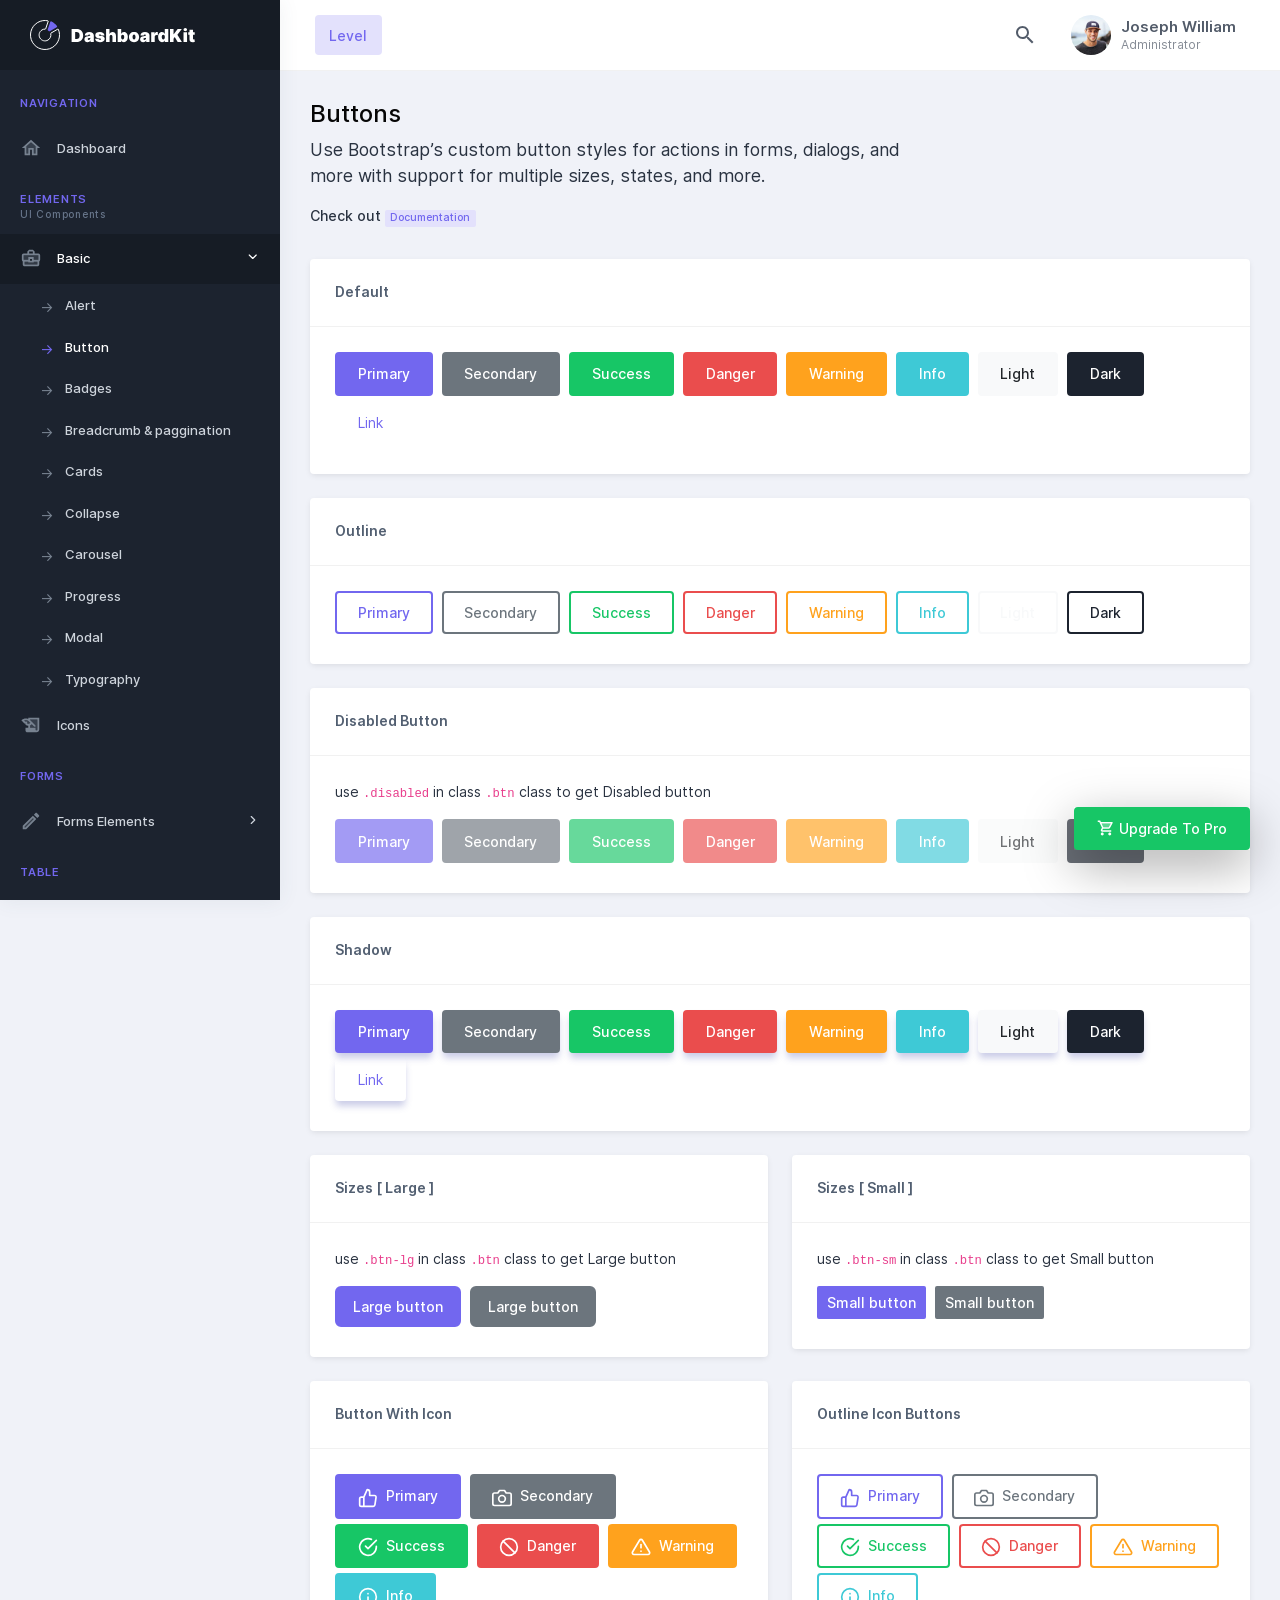
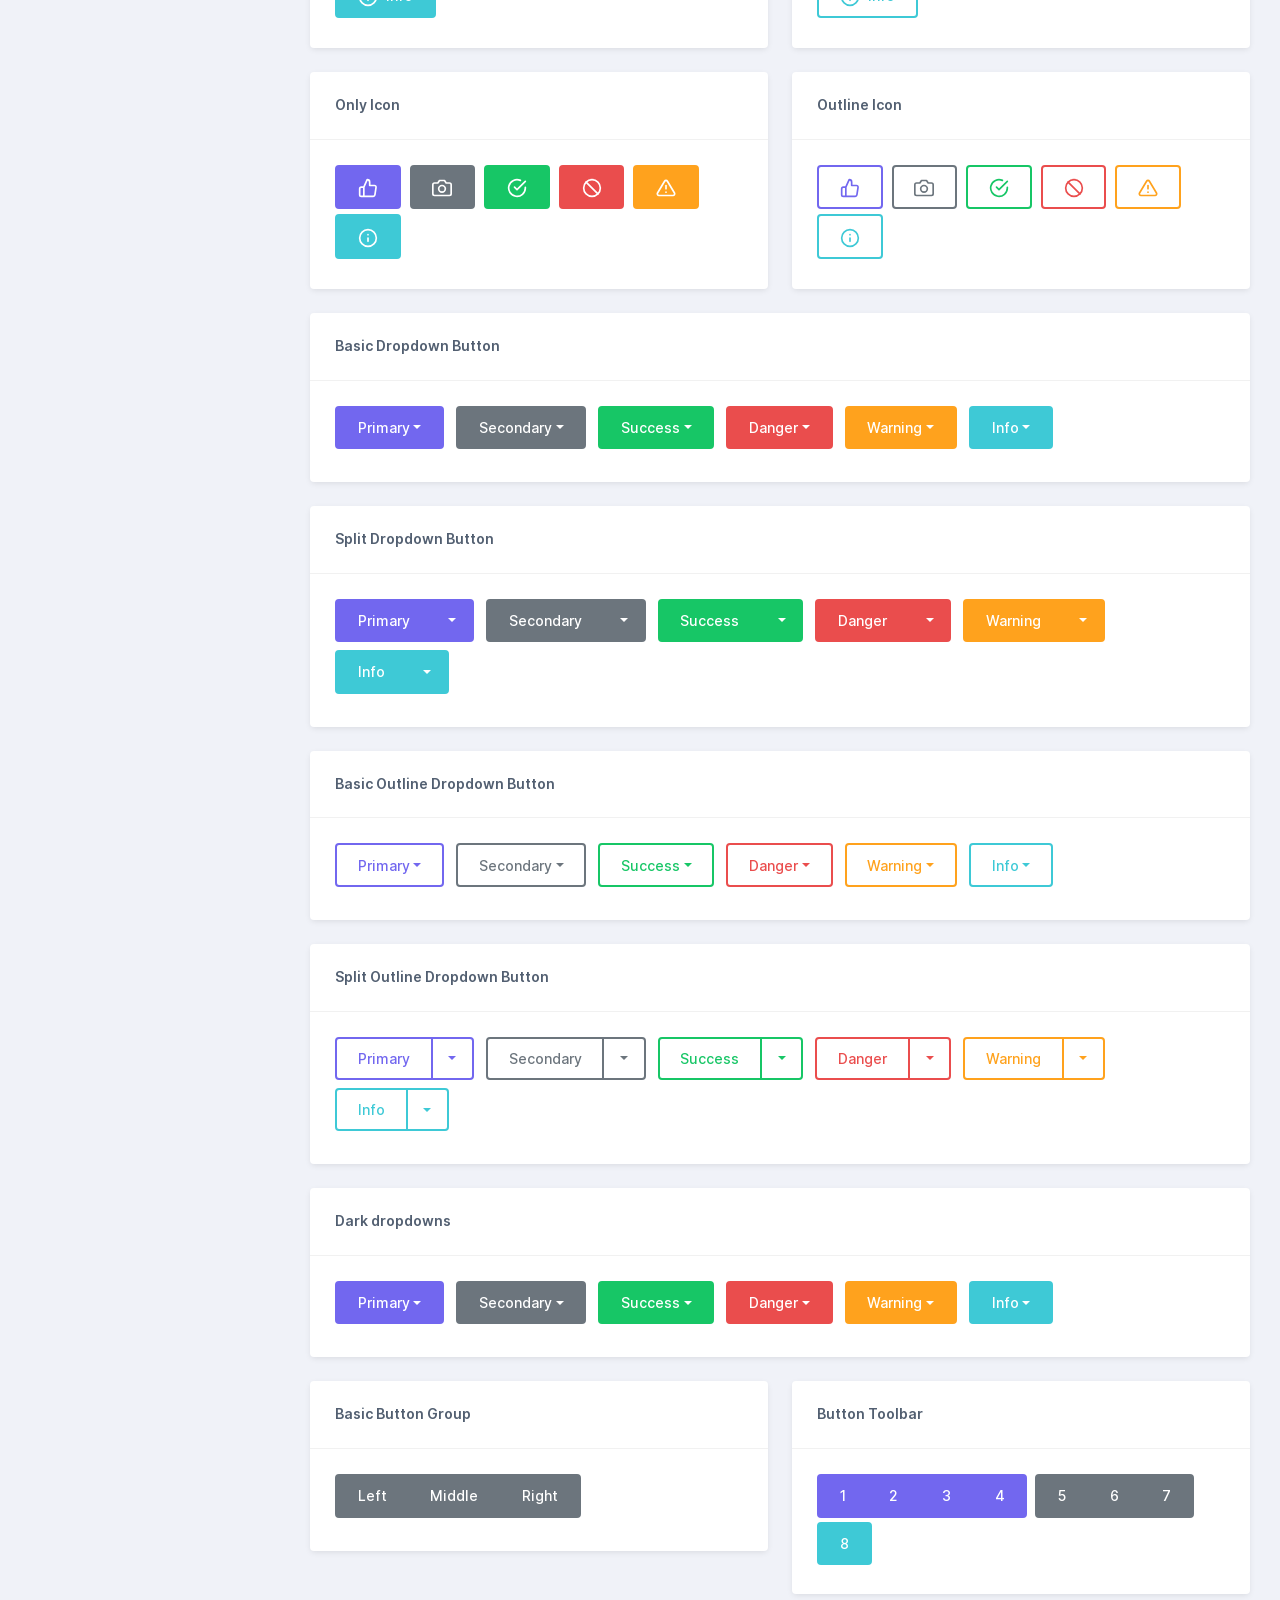
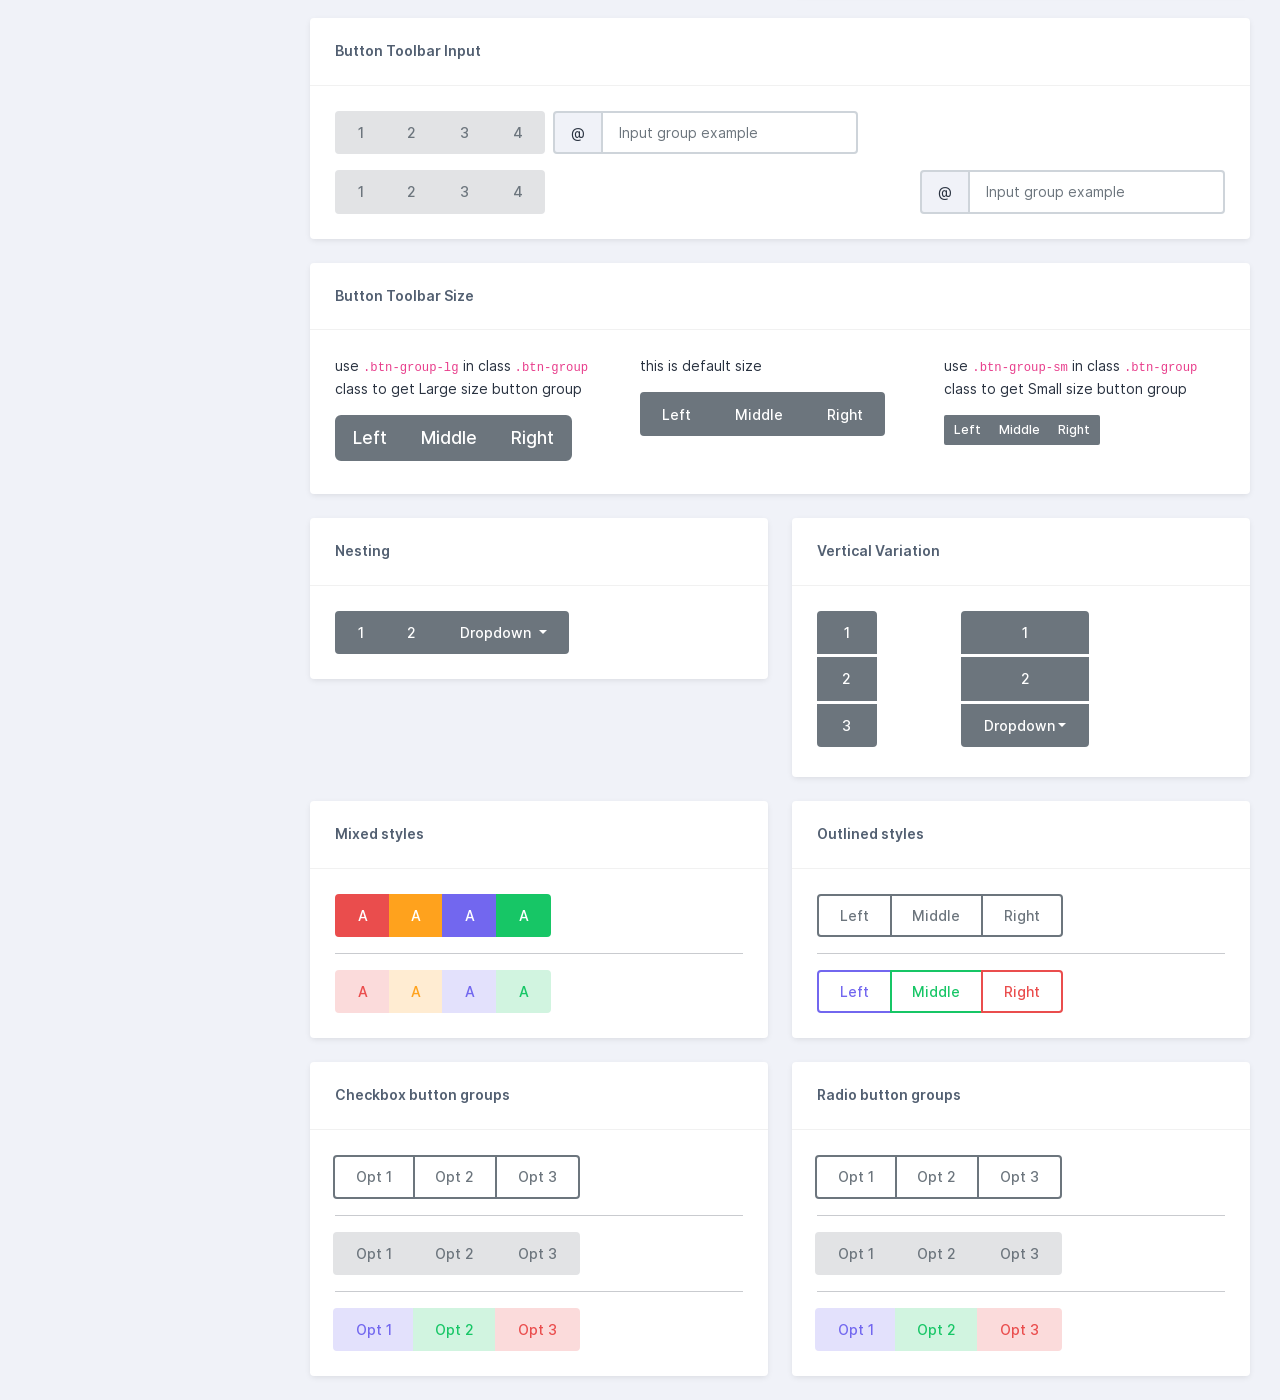
<file: wwwroot/admin/bc_button.html>
<!DOCTYPE html>
<html lang="en">

<head>
	<title>DashboardKit Bootstrap 5 Admin Template</title>
	<!-- HTML5 Shim and Respond.js IE11 support of HTML5 elements and media queries -->
	<!-- WARNING: Respond.js doesn't work if you view the page via file:// -->
	<!--[if lt IE 11]>
		<script src="https://oss.maxcdn.com/libs/html5shiv/3.7.0/html5shiv.js"></script>
		<script src="https://oss.maxcdn.com/libs/respond.js/1.4.2/respond.min.js"></script>
		<![endif]-->
	<!-- Meta -->
	<meta charset="utf-8">
	<meta name="viewport" content="width=device-width, initial-scale=1.0, user-scalable=0, minimal-ui">
	<meta http-equiv="X-UA-Compatible" content="IE=edge" />
	<meta name="description" content="DashboardKit is made using Bootstrap 5 design framework. Download the free admin template & use it for your project.">
	<meta name="keywords" content="DashboardKit, Dashboard Kit, Dashboard UI Kit, Bootstrap 5, Admin Template, Admin Dashboard, CRM, CMS, Free Bootstrap Admin Template">
	<meta name="author" content="DashboardKit ">


	<!-- Favicon icon -->
	<link rel="icon" href="assets/images/favicon.svg" type="image/x-icon">

	<!-- font css -->
	<link rel="stylesheet" href="assets/fonts/feather.css">
	<link rel="stylesheet" href="assets/fonts/fontawesome.css">
	<link rel="stylesheet" href="assets/fonts/material.css">

	<!-- vendor css -->
	<link rel="stylesheet" href="assets/css/style.css" id="main-style-link">

</head>

<body class="">
	<!-- [ Pre-loader ] start -->
	<div class="loader-bg">
		<div class="loader-track">
			<div class="loader-fill"></div>
		</div>
	</div>
	<!-- [ Pre-loader ] End -->
	<!-- [ Mobile header ] start -->
	<div class="pc-mob-header pc-header">
		<div class="pcm-logo">
			<img src="assets/images/logo.svg" alt="" class="logo logo-lg">
		</div>
		<div class="pcm-toolbar">
			<a href="#!" class="pc-head-link" id="mobile-collapse">
				<div class="hamburger hamburger--arrowturn">
					<div class="hamburger-box">
						<div class="hamburger-inner"></div>
					</div>
				</div>
			</a>
			<a href="#!" class="pc-head-link" id="headerdrp-collapse">
				<i data-feather="align-right"></i>
			</a>
			<a href="#!" class="pc-head-link" id="header-collapse">
				<i data-feather="more-vertical"></i>
			</a>
		</div>
	</div>
	<!-- [ Mobile header ] End -->

	<!-- [ navigation menu ] start -->
	<nav class="pc-sidebar ">
		<div class="navbar-wrapper">
			<div class="m-header">
				<a href="index.html" class="b-brand">
					<!-- ========   change your logo hear   ============ -->
					<img src="assets/images/logo.svg" alt="" class="logo logo-lg">
					<img src="assets/images/logo-sm.svg" alt="" class="logo logo-sm">
				</a>
			</div>
			<div class="navbar-content">
				<ul class="pc-navbar">
					<li class="pc-item pc-caption">
						<label>Navigation</label>
					</li>
					<li class="pc-item">
						<a href="index.html" class="pc-link "><span class="pc-micon"><i class="material-icons-two-tone">home</i></span><span class="pc-mtext">Dashboard</span></a>
					</li>
					<li class="pc-item pc-caption">
						<label>Elements</label>
						<span>UI Components</span>
					</li>
					<li class="pc-item pc-hasmenu">
						<a href="#!" class="pc-link "><span class="pc-micon"><i class="material-icons-two-tone">business_center</i></span><span class="pc-mtext">Basic</span><span class="pc-arrow"><i data-feather="chevron-right"></i></span></a>
						<ul class="pc-submenu">
							<li class="pc-item"><a class="pc-link" href="bc_alert.html">Alert</a></li>
							<li class="pc-item"><a class="pc-link" href="bc_button.html">Button</a></li>
							<li class="pc-item"><a class="pc-link" href="bc_badges.html">Badges</a></li>
							<li class="pc-item"><a class="pc-link" href="bc_breadcrumb-pagination.html">Breadcrumb & paggination</a></li>
							<li class="pc-item"><a class="pc-link" href="bc_card.html">Cards</a></li>
							<li class="pc-item"><a class="pc-link" href="bc_collapse.html">Collapse</a></li>
							<li class="pc-item"><a class="pc-link" href="bc_carousel.html">Carousel</a></li>
							<li class="pc-item"><a class="pc-link" href="bc_progress.html">Progress</a></li>
							<li class="pc-item"><a class="pc-link" href="bc_modal.html">Modal</a></li>

							<li class="pc-item"><a class="pc-link" href="bc_typography.html">Typography</a></li>
						</ul>
					</li>
					<li class="pc-item">
						<a href="icon-feather.html" class="pc-link "><span class="pc-micon"><i class="material-icons-two-tone">history_edu</i></span><span class="pc-mtext">Icons</span></a>
					</li>
					<li class="pc-item pc-caption">
						<label>Forms</label>
					</li>
					<li class="pc-item pc-hasmenu">
						<a href="#!" class="pc-link "><span class="pc-micon"><i class="material-icons-two-tone">edit</i></span><span class="pc-mtext">Forms Elements</span><span class="pc-arrow"><i data-feather="chevron-right"></i></span></a>
						<ul class="pc-submenu">
							<li class="pc-item"><a class="pc-link" href="form_elements.html">Form Basic</a></li>
							<li class="pc-item"><a class="pc-link" href="form2_input_group.html">Input Groups</a></li>
							<li class="pc-item"><a class="pc-link" href="form2_checkbox.html">Checkbox</a></li>
							<li class="pc-item"><a class="pc-link" href="form2_radio.html">Radio</a></li>
						</ul>
					</li>
					<li class="pc-item pc-caption">
						<label>table</label>
					</li>
					<li class="pc-item">
						<a href="tbl_bootstrap.html" class="pc-link "><span class="pc-micon"><i class="material-icons-two-tone">table_rows</i></span><span class="pc-mtext">Bootstrap table</span></a>
					</li>
					<li class="pc-item pc-caption">
						<label>Chart & Maps</label>
						<span>Tones of readymade charts</span>
					</li>
					<li class="pc-item">
						<a href="chart-apex.html" class="pc-link "><span class="pc-micon"><i class="material-icons-two-tone">bubble_chart</i></span><span class="pc-mtext">Chart</span></a>
					</li>
					<li class="pc-item">
						<a href="map-google.html" class="pc-link "><span class="pc-micon"><i class="material-icons-two-tone">my_location</i></span><span class="pc-mtext">Maps</span></a>
					</li>
					<li class="pc-item pc-caption">
						<label>Pages</label>
						<span>Redymade Pages</span>
					</li>
					<li class="pc-item pc-hasmenu">
						<a href="#!" class="pc-link"><span class="pc-micon"><i class="material-icons-two-tone">https</i></span><span class="pc-mtext">Authentication</span><span class="pc-arrow"><i data-feather="chevron-right"></i></span></a>
						<ul class="pc-submenu">
							<li class="pc-item"><a class="pc-link" href="auth-signup.html" target="_blank">Sign up</a></li>
							<li class="pc-item"><a class="pc-link" href="auth-signin.html" target="_blank">Sign in</a></li>
						</ul>
					</li>
					<li class="pc-item pc-caption">
						<label>Other</label>
						<span>Extra more things</span>
					</li>
					<li class="pc-item pc-hasmenu">
						<a href="#!" class="pc-link"><span class="pc-micon"><i class="material-icons-two-tone">list_alt</i></span><span class="pc-mtext">Menu levels</span><span class="pc-arrow"><i data-feather="chevron-right"></i></span></a>
						<ul class="pc-submenu">
							<li class="pc-item"><a class="pc-link" href="#!">Menu Level 2.1</a></li>
							<li class="pc-item pc-hasmenu">
								<a href="#!" class="pc-link">Menu level 2.2<span class="pc-arrow"><i data-feather="chevron-right"></i></span></a>
								<ul class="pc-submenu">
									<li class="pc-item"><a class="pc-link" href="#!">Menu level 3.1</a></li>
									<li class="pc-item"><a class="pc-link" href="#!">Menu level 3.2</a></li>
									<li class="pc-item pc-hasmenu">
										<a href="#!" class="pc-link">Menu level 3.3<span class="pc-arrow"><i data-feather="chevron-right"></i></span></a>
										<ul class="pc-submenu">
											<li class="pc-item"><a class="pc-link" href="#!">Menu level 4.1</a></li>
											<li class="pc-item"><a class="pc-link" href="#!">Menu level 4.2</a></li>
										</ul>
									</li>
								</ul>
							</li>
							<li class="pc-item pc-hasmenu">
								<a href="#!" class="pc-link">Menu level 2.3<span class="pc-arrow"><i data-feather="chevron-right"></i></span></a>
								<ul class="pc-submenu">
									<li class="pc-item"><a class="pc-link" href="#!">Menu level 3.1</a></li>
									<li class="pc-item"><a class="pc-link" href="#!">Menu level 3.2</a></li>
									<li class="pc-item pc-hasmenu">
										<a href="#!" class="pc-link">Menu level 3.3<span class="pc-arrow"><i data-feather="chevron-right"></i></span></a>
										<ul class="pc-submenu">
											<li class="pc-item"><a class="pc-link" href="#!">Menu level 4.1</a></li>
											<li class="pc-item"><a class="pc-link" href="#!">Menu level 4.2</a></li>
										</ul>
									</li>
								</ul>
							</li>
						</ul>
					</li>
					<li class="pc-item"><a href="sample-page.html" class="pc-link "><span class="pc-micon"><i class="material-icons-two-tone">storefront</i></span><span class="pc-mtext">Sample page</span></a></li>

				</ul>
			</div>
		</div>
	</nav>
	<!-- [ navigation menu ] end -->
	<!-- [ Header ] start -->
	<header class="pc-header ">
		<div class="header-wrapper">
			<div class="mr-auto pc-mob-drp">
				<ul class="list-unstyled">
					<li class="dropdown pc-h-item">
						<a class="pc-head-link active dropdown-toggle arrow-none mr-0" data-toggle="dropdown" href="#" role="button" aria-haspopup="false" aria-expanded="false">
							Level
						</a>
						<div class="dropdown-menu pc-h-dropdown">
							<a href="#!" class="dropdown-item">
								<i class="material-icons-two-tone">account_circle</i>
								<span>My Account</span>
							</a>
							<div class="pc-level-menu">
								<a href="#!" class="dropdown-item">
									<i class="material-icons-two-tone">list_alt</i>
									<span class="float-right"><i data-feather="chevron-right" class="mr-0"></i></span>
									<span>Level2.1</span>
								</a>
								<div class="dropdown-menu pc-h-dropdown">
									<a href="#!" class="dropdown-item">
										<i class="fas fa-circle"></i>
										<span>My Account</span>
									</a>
									<a href="#!" class="dropdown-item">
										<i class="fas fa-circle"></i>
										<span>Settings</span>
									</a>
									<a href="#!" class="dropdown-item">
										<i class="fas fa-circle"></i>
										<span>Support</span>
									</a>
									<a href="#!" class="dropdown-item">
										<i class="fas fa-circle"></i>
										<span>Lock Screen</span>
									</a>
									<a href="#!" class="dropdown-item">
										<i class="fas fa-circle"></i>
										<span>Logout</span>
									</a>
								</div>
							</div>
							<a href="#!" class="dropdown-item">
								<i class="material-icons-two-tone">settings</i>
								<span>Settings</span>
							</a>
							<a href="#!" class="dropdown-item">
								<i class="material-icons-two-tone">support</i>
								<span>Support</span>
							</a>
							<a href="#!" class="dropdown-item">
								<i class="material-icons-two-tone">https</i>
								<span>Lock Screen</span>
							</a>
							<a href="#!" class="dropdown-item">
								<i class="material-icons-two-tone">chrome_reader_mode</i>
								<span>Logout</span>
							</a>
						</div>
					</li>
				</ul>
			</div>
			<div class="ml-auto">
				<ul class="list-unstyled">
					<li class="dropdown pc-h-item">
						<a class="pc-head-link dropdown-toggle arrow-none mr-0" data-toggle="dropdown" href="#" role="button" aria-haspopup="false" aria-expanded="false">
							<i class="material-icons-two-tone">search</i>
						</a>
						<div class="dropdown-menu dropdown-menu-right pc-h-dropdown drp-search">
							<form class="px-3">
								<div class="form-group mb-0 d-flex align-items-center">
									<i data-feather="search"></i>
									<input type="search" class="form-control border-0 shadow-none" placeholder="Search here. . .">
								</div>
							</form>
						</div>
					</li>
					<li class="dropdown pc-h-item">
						<a class="pc-head-link dropdown-toggle arrow-none mr-0" data-toggle="dropdown" href="#" role="button" aria-haspopup="false" aria-expanded="false">
							<img src="assets/images/user/avatar-2.jpg" alt="user-image" class="user-avtar">
							<span>
								<span class="user-name">Joseph William</span>
								<span class="user-desc">Administrator</span>
							</span>
						</a>
						<div class="dropdown-menu dropdown-menu-right pc-h-dropdown">
							<div class=" dropdown-header">
								<h5 class="text-overflow m-0"><span class="badge bg-light-primary"><a href="https://gumroad.com/dashboardkit" target="_blank">Upgrade to Pro</a></span></h5>
							</div>
				
							<a href="auth-signin.html" class="dropdown-item">
								<i class="material-icons-two-tone">chrome_reader_mode</i>
								<span>Logout</span>
							</a>
						</div>
					</li>
				</ul>
			</div>

		</div>
	</header>
	<!-- [ Header ] end -->

<!-- [ Main Content ] start -->
<div class="pc-container">
	<div class="pcoded-content">
		<!-- [ Main Content ] start -->
		<div class="row mb-3">
			<div class="col-md-8">
				<h3>Buttons</h3>
				<p class="lead">Use Bootstrap’s custom button styles for actions in forms, dialogs, and more with support for multiple sizes, states, and more.</p>
				<p class="f-w-500">Check out <a href="http://html.phoenixcoded.net/nextro-new/docs/index-bc-package.html#page-button" target="_blank" class="badge bg-light-primary">Documentation</a></p>
			</div>
		</div>
		<!-- [ button ] start -->
		<div class="row btn-page">
			<!-- [ default-button ] start -->
			<div class="col-sm-12">
				<div class="card">
					<div class="card-header">
						<h5>Default</h5>
					</div>
					<div class="card-body">
						<button type="button" class="btn  btn-primary">Primary</button>
						<button type="button" class="btn  btn-secondary">Secondary</button>
						<button type="button" class="btn  btn-success">Success</button>
						<button type="button" class="btn  btn-danger">Danger</button>
						<button type="button" class="btn  btn-warning">Warning</button>
						<button type="button" class="btn  btn-info">Info</button>
						<button type="button" class="btn  btn-light">Light</button>
						<button type="button" class="btn  btn-dark">Dark</button>
						<button type="button" class="btn  btn-link">Link</button>
					</div>
				</div>
			</div>
			<!-- [ default-button ] end -->
			<!-- [ outline-button ] start -->
			<div class="col-sm-12">
				<div class="card">
					<div class="card-header">
						<h5>Outline</h5>
					</div>
					<div class="card-body">
						<button type="button" class="btn  btn-outline-primary">Primary</button>
						<button type="button" class="btn  btn-outline-secondary">Secondary</button>
						<button type="button" class="btn  btn-outline-success">Success</button>
						<button type="button" class="btn  btn-outline-danger">Danger</button>
						<button type="button" class="btn  btn-outline-warning">Warning</button>
						<button type="button" class="btn  btn-outline-info">Info</button>
						<button type="button" class="btn  btn-outline-light">Light</button>
						<button type="button" class="btn  btn-outline-dark">Dark</button>
					</div>
				</div>
			</div>
			<!-- [ outline-button ] end -->
			<!-- [ disabled-button ] start -->
			<div class="col-sm-12">
				<div class="card">
					<div class="card-header">
						<h5>Disabled Button</h5>
					</div>
					<div class="card-body">
						<p>use <code>.disabled</code> in class <code>.btn</code> class to get Disabled button</p>
						<button type="button" class="btn disabled btn-primary">Primary</button>
						<button type="button" class="btn disabled btn-secondary">Secondary</button>
						<button type="button" class="btn disabled btn-success">Success</button>
						<button type="button" class="btn disabled btn-danger">Danger</button>
						<button type="button" class="btn disabled btn-warning">Warning</button>
						<button type="button" class="btn disabled btn-info">Info</button>
						<button type="button" class="btn disabled btn-light">Light</button>
						<button type="button" class="btn disabled btn-dark">Dark</button>
					</div>
				</div>
			</div>
			<!-- [ disabled-button ] end -->
			<!-- [ default-shadow ] start -->
			<div class="col-sm-12">
				<div class="card">
					<div class="card-header">
						<h5>Shadow</h5>
					</div>
					<div class="card-body">
						<button type="button" class="btn btn-shadow btn-primary">Primary</button>
						<button type="button" class="btn btn-shadow btn-secondary">Secondary</button>
						<button type="button" class="btn btn-shadow btn-success">Success</button>
						<button type="button" class="btn btn-shadow btn-danger">Danger</button>
						<button type="button" class="btn btn-shadow btn-warning">Warning</button>
						<button type="button" class="btn btn-shadow btn-info">Info</button>
						<button type="button" class="btn btn-shadow btn-light">Light</button>
						<button type="button" class="btn btn-shadow btn-dark">Dark</button>
						<button type="button" class="btn btn-shadow btn-link">Link</button>
					</div>
				</div>
			</div>
			<!-- [ default-shadow ] end -->
			<!-- [ size-button ] start -->
			<div class="col-md-6">
				<div class="card">
					<div class="card-header">
						<h5>Sizes [ Large ]</h5>
					</div>
					<div class="card-body">
						<p>use <code>.btn-lg</code> in class <code>.btn</code> class to get Large button</p>
						<button type="button" class="btn  btn-primary btn-lg">Large button</button>
						<button type="button" class="btn  btn-secondary btn-lg">Large button</button>
					</div>
				</div>
			</div>
			<!-- [ size-button ] end -->
			<!-- [ size-small-button ] start -->
			<div class="col-md-6">
				<div class="card">
					<div class="card-header">
						<h5>Sizes [ Small ]</h5>
					</div>
					<div class="card-body">
						<p>use <code>.btn-sm</code> in class <code>.btn</code> class to get Small button</p>
						<button type="button" class="btn  btn-primary btn-sm">Small button</button>
						<button type="button" class="btn  btn-secondary btn-sm">Small button</button>
					</div>
				</div>
			</div>
			<!-- [ size-small-button ] end -->
		</div>
		<div class="row btn-page">
			<!-- [ button-icon ] start -->
			<div class="col-md-6">
				<div class="card">
					<div class="card-header">
						<h5>Button With Icon</h5>
					</div>
					<div class="card-body">
						<button type="button" class="btn btn-primary"><i class="mr-2" data-feather="thumbs-up"></i>Primary</button>
						<button type="button" class="btn btn-secondary"><i class="mr-2" data-feather="camera"></i>Secondary</button>
						<button type="button" class="btn btn-success"><i class="mr-2" data-feather="check-circle"></i>Success</button>
						<button type="button" class="btn btn-danger"><i class="mr-2" data-feather="slash"></i>Danger</button>
						<button type="button" class="btn btn-warning"><i class="mr-2" data-feather="alert-triangle"></i>Warning</button>
						<button type="button" class="btn btn-info"><i class="mr-2" data-feather="info"></i>Info</button>
					</div>
				</div>
			</div>
			<!-- [ button-icon ] end -->
			<!-- [ button-outline ] start -->
			<div class="col-md-6">
				<div class="card">
					<div class="card-header">
						<h5>Outline Icon Buttons</h5>
					</div>
					<div class="card-body">
						<button type="button" class="btn btn-outline-primary"><i class="mr-2" data-feather="thumbs-up"></i>Primary</button>
						<button type="button" class="btn btn-outline-secondary"><i class="mr-2" data-feather="camera"></i>Secondary</button>
						<button type="button" class="btn btn-outline-success"><i class="mr-2" data-feather="check-circle"></i>Success</button>
						<button type="button" class="btn btn-outline-danger"><i class="mr-2" data-feather="slash"></i>Danger</button>
						<button type="button" class="btn btn-outline-warning"><i class="mr-2" data-feather="alert-triangle"></i>Warning</button>
						<button type="button" class="btn btn-outline-info"><i class="mr-2" data-feather="info"></i>Info</button>
					</div>
				</div>
			</div>
			<!-- [ button-outline ] end -->
			<!-- [ only-icon ] start -->
			<div class="col-md-6">
				<div class="card">
					<div class="card-header">
						<h5>Only Icon</h5>
					</div>
					<div class="card-body">
						<button type="button" class="btn  btn-icon btn-primary"><i data-feather="thumbs-up"></i></button>
						<button type="button" class="btn  btn-icon btn-secondary"><i data-feather="camera"></i></button>
						<button type="button" class="btn  btn-icon btn-success"><i data-feather="check-circle"></i></button>
						<button type="button" class="btn  btn-icon btn-danger"><i data-feather="slash"></i></button>
						<button type="button" class="btn  btn-icon btn-warning"><i data-feather="alert-triangle"></i></button>
						<button type="button" class="btn  btn-icon btn-info"><i data-feather="info"></i></button>
					</div>
				</div>
			</div>
			<!-- [ only-icon ] end -->
			<!-- [ outline-icon ] start -->
			<div class="col-md-6">
				<div class="card">
					<div class="card-header">
						<h5>Outline Icon</h5>
					</div>
					<div class="card-body">
						<button type="button" class="btn btn-icon btn-outline-primary"><i data-feather="thumbs-up"></i></button>
						<button type="button" class="btn btn-icon btn-outline-secondary"><i data-feather="camera"></i></button>
						<button type="button" class="btn btn-icon btn-outline-success"><i data-feather="check-circle"></i></button>
						<button type="button" class="btn btn-icon btn-outline-danger"><i data-feather="slash"></i></button>
						<button type="button" class="btn btn-icon btn-outline-warning"><i data-feather="alert-triangle"></i></button>
						<button type="button" class="btn btn-icon btn-outline-info"><i data-feather="info"></i></button>
					</div>
				</div>
			</div>
			<!-- [ outline-icon ] end -->
		</div>
		<div class="row btn-page">
			<!-- [ basic-dropdown-button ] start -->
			<div class="col-md-12">
				<div class="card">
					<div class="card-header">
						<h5>Basic Dropdown Button</h5>
					</div>
					<div class="card-body">
						<div class="btn-group mb-2 mr-2">
							<button class="btn  btn-primary dropdown-toggle" type="button" data-toggle="dropdown" aria-haspopup="true" aria-expanded="false">Primary</button>
							<div class="dropdown-menu">
								<a class="dropdown-item" href="#!">Action</a>
								<a class="dropdown-item" href="#!">Another action</a>
								<a class="dropdown-item" href="#!">Something else here</a>
							</div>
						</div>
						<div class="btn-group mb-2 mr-2">
							<button class="btn  btn-secondary dropdown-toggle" type="button" data-toggle="dropdown" aria-haspopup="true" aria-expanded="false">Secondary</button>
							<div class="dropdown-menu">
								<a class="dropdown-item" href="#!">Action</a>
								<a class="dropdown-item" href="#!">Another action</a>
								<a class="dropdown-item" href="#!">Something else here</a>
							</div>
						</div>
						<div class="btn-group mb-2 mr-2">
							<button class="btn  btn-success dropdown-toggle" type="button" data-toggle="dropdown" aria-haspopup="true" aria-expanded="false">Success</button>
							<div class="dropdown-menu">
								<a class="dropdown-item" href="#!">Action</a>
								<a class="dropdown-item" href="#!">Another action</a>
								<a class="dropdown-item" href="#!">Something else here</a>
							</div>
						</div>
						<div class="btn-group mb-2 mr-2">
							<button class="btn  btn-danger dropdown-toggle" type="button" data-toggle="dropdown" aria-haspopup="true" aria-expanded="false">Danger</button>
							<div class="dropdown-menu">
								<a class="dropdown-item" href="#!">Action</a>
								<a class="dropdown-item" href="#!">Another action</a>
								<a class="dropdown-item" href="#!">Something else here</a>
							</div>
						</div>
						<div class="btn-group mb-2 mr-2">
							<button class="btn  btn-warning dropdown-toggle" type="button" data-toggle="dropdown" aria-haspopup="true" aria-expanded="false">Warning</button>
							<div class="dropdown-menu">
								<a class="dropdown-item" href="#!">Action</a>
								<a class="dropdown-item" href="#!">Another action</a>
								<a class="dropdown-item" href="#!">Something else here</a>
							</div>
						</div>
						<div class="btn-group mb-2 mr-2">
							<button class="btn  btn-info dropdown-toggle" type="button" data-toggle="dropdown" aria-haspopup="true" aria-expanded="false">Info</button>
							<div class="dropdown-menu">
								<a class="dropdown-item" href="#!">Action</a>
								<a class="dropdown-item" href="#!">Another action</a>
								<a class="dropdown-item" href="#!">Something else here</a>
							</div>
						</div>
					</div>
				</div>
			</div>
			<!-- [ basic-dropdown-button ] end -->
			<!-- [ split-danger-button ] start -->
			<div class="col-md-12">
				<div class="card">
					<div class="card-header">
						<h5>Split Dropdown Button</h5>
					</div>
					<div class="card-body">
						<!-- Example split danger button -->
						<div class="btn-group mb-2 mr-2">
							<button type="button" class="btn  btn-primary">Primary</button>
							<button type="button" class="btn  btn-primary dropdown-toggle dropdown-toggle-split" data-toggle="dropdown" aria-haspopup="true" aria-expanded="false"><span class="sr-only">Toggle Dropdown</span></button>
							<div class="dropdown-menu">
								<a class="dropdown-item" href="#!">Action</a>
								<a class="dropdown-item" href="#!">Another action</a>
								<a class="dropdown-item" href="#!">Something else here</a>
								<div class="dropdown-divider"></div>
								<a class="dropdown-item" href="#!">Separated link</a>
							</div>
						</div>
						<div class="btn-group mb-2 mr-2">
							<button type="button" class="btn  btn-secondary">Secondary</button>
							<button type="button" class="btn  btn-secondary dropdown-toggle dropdown-toggle-split" data-toggle="dropdown" aria-haspopup="true" aria-expanded="false"><span class="sr-only">Toggle Dropdown</span></button>
							<div class="dropdown-menu">
								<a class="dropdown-item" href="#!">Action</a>
								<a class="dropdown-item" href="#!">Another action</a>
								<a class="dropdown-item" href="#!">Something else here</a>
								<div class="dropdown-divider"></div>
								<a class="dropdown-item" href="#!">Separated link</a>
							</div>
						</div>
						<div class="btn-group mb-2 mr-2">
							<button type="button" class="btn  btn-success">Success</button>
							<button type="button" class="btn  btn-success dropdown-toggle dropdown-toggle-split" data-toggle="dropdown" aria-haspopup="true" aria-expanded="false"><span class="sr-only">Toggle Dropdown</span></button>
							<div class="dropdown-menu">
								<a class="dropdown-item" href="#!">Action</a>
								<a class="dropdown-item" href="#!">Another action</a>
								<a class="dropdown-item" href="#!">Something else here</a>
								<div class="dropdown-divider"></div>
								<a class="dropdown-item" href="#!">Separated link</a>
							</div>
						</div>
						<div class="btn-group mb-2 mr-2">
							<button type="button" class="btn  btn-danger">Danger</button>
							<button type="button" class="btn  btn-danger dropdown-toggle dropdown-toggle-split" data-toggle="dropdown" aria-haspopup="true" aria-expanded="false"><span class="sr-only">Toggle Dropdown</span></button>
							<div class="dropdown-menu">
								<a class="dropdown-item" href="#!">Action</a>
								<a class="dropdown-item" href="#!">Another action</a>
								<a class="dropdown-item" href="#!">Something else here</a>
								<div class="dropdown-divider"></div>
								<a class="dropdown-item" href="#!">Separated link</a>
							</div>
						</div>
						<div class="btn-group mb-2 mr-2">
							<button type="button" class="btn  btn-warning">Warning</button>
							<button type="button" class="btn  btn-warning dropdown-toggle dropdown-toggle-split" data-toggle="dropdown" aria-haspopup="true" aria-expanded="false"><span class="sr-only">Toggle Dropdown</span></button>
							<div class="dropdown-menu">
								<a class="dropdown-item" href="#!">Action</a>
								<a class="dropdown-item" href="#!">Another action</a>
								<a class="dropdown-item" href="#!">Something else here</a>
								<div class="dropdown-divider"></div>
								<a class="dropdown-item" href="#!">Separated link</a>
							</div>
						</div>
						<div class="btn-group mb-2 mr-2">
							<button type="button" class="btn  btn-info">Info</button>
							<button type="button" class="btn  btn-info dropdown-toggle dropdown-toggle-split" data-toggle="dropdown" aria-haspopup="true" aria-expanded="false"><span class="sr-only">Toggle Dropdown</span></button>
							<div class="dropdown-menu">
								<a class="dropdown-item" href="#!">Action</a>
								<a class="dropdown-item" href="#!">Another action</a>
								<a class="dropdown-item" href="#!">Something else here</a>
								<div class="dropdown-divider"></div>
								<a class="dropdown-item" href="#!">Separated link</a>
							</div>
						</div>
					</div>
				</div>
			</div>
			<!-- [ split-danger-button ] end -->
			<!-- [ outline-dropdown-button ] start -->
			<div class="col-md-12">
				<div class="card">
					<div class="card-header">
						<h5>Basic Outline Dropdown Button</h5>
					</div>
					<div class="card-body">
						<div class="btn-group mb-2 mr-2">
							<button class="btn  btn-outline-primary dropdown-toggle" type="button" data-toggle="dropdown" aria-haspopup="true" aria-expanded="false">Primary</button>
							<div class="dropdown-menu">
								<a class="dropdown-item" href="#!">Action</a>
								<a class="dropdown-item" href="#!">Another action</a>
								<a class="dropdown-item" href="#!">Something else here</a>
							</div>
						</div>
						<div class="btn-group mb-2 mr-2">
							<button class="btn  btn-outline-secondary dropdown-toggle" type="button" data-toggle="dropdown" aria-haspopup="true" aria-expanded="false">Secondary</button>
							<div class="dropdown-menu">
								<a class="dropdown-item" href="#!">Action</a>
								<a class="dropdown-item" href="#!">Another action</a>
								<a class="dropdown-item" href="#!">Something else here</a>
							</div>
						</div>
						<div class="btn-group mb-2 mr-2">
							<button class="btn  btn-outline-success dropdown-toggle" type="button" data-toggle="dropdown" aria-haspopup="true" aria-expanded="false">Success</button>
							<div class="dropdown-menu">
								<a class="dropdown-item" href="#!">Action</a>
								<a class="dropdown-item" href="#!">Another action</a>
								<a class="dropdown-item" href="#!">Something else here</a>
							</div>
						</div>
						<div class="btn-group mb-2 mr-2">
							<button class="btn  btn-outline-danger dropdown-toggle" type="button" data-toggle="dropdown" aria-haspopup="true" aria-expanded="false">Danger</button>
							<div class="dropdown-menu">
								<a class="dropdown-item" href="#!">Action</a>
								<a class="dropdown-item" href="#!">Another action</a>
								<a class="dropdown-item" href="#!">Something else here</a>
							</div>
						</div>
						<div class="btn-group mb-2 mr-2">
							<button class="btn  btn-outline-warning dropdown-toggle" type="button" data-toggle="dropdown" aria-haspopup="true" aria-expanded="false">Warning</button>
							<div class="dropdown-menu">
								<a class="dropdown-item" href="#!">Action</a>
								<a class="dropdown-item" href="#!">Another action</a>
								<a class="dropdown-item" href="#!">Something else here</a>
							</div>
						</div>
						<div class="btn-group mb-2 mr-2">
							<button class="btn  btn-outline-info dropdown-toggle" type="button" data-toggle="dropdown" aria-haspopup="true" aria-expanded="false">Info</button>
							<div class="dropdown-menu">
								<a class="dropdown-item" href="#!">Action</a>
								<a class="dropdown-item" href="#!">Another action</a>
								<a class="dropdown-item" href="#!">Something else here</a>
							</div>
						</div>
					</div>
				</div>
			</div>
			<!-- [ outline-dropdown-button ] end -->
			<!-- [ split-dropdown-button ] start -->
			<div class="col-md-12">
				<div class="card">
					<div class="card-header">
						<h5>Split Outline Dropdown Button</h5>
					</div>
					<div class="card-body">
						<!-- Example split danger button -->
						<div class="btn-group mb-2 mr-2">
							<button type="button" class="btn  btn-outline-primary">Primary</button>
							<button type="button" class="btn  btn-outline-primary dropdown-toggle dropdown-toggle-split" data-toggle="dropdown" aria-haspopup="true" aria-expanded="false"><span class="sr-only">Toggle Dropdown</span></button>
							<div class="dropdown-menu">
								<a class="dropdown-item" href="#!">Action</a>
								<a class="dropdown-item" href="#!">Another action</a>
								<a class="dropdown-item" href="#!">Something else here</a>
								<div class="dropdown-divider"></div>
								<a class="dropdown-item" href="#!">Separated link</a>
							</div>
						</div>
						<div class="btn-group mb-2 mr-2">
							<button type="button" class="btn  btn-outline-secondary">Secondary</button>
							<button type="button" class="btn  btn-outline-secondary dropdown-toggle dropdown-toggle-split" data-toggle="dropdown" aria-haspopup="true" aria-expanded="false"><span class="sr-only">Toggle Dropdown</span></button>
							<div class="dropdown-menu">
								<a class="dropdown-item" href="#!">Action</a>
								<a class="dropdown-item" href="#!">Another action</a>
								<a class="dropdown-item" href="#!">Something else here</a>
								<div class="dropdown-divider"></div>
								<a class="dropdown-item" href="#!">Separated link</a>
							</div>
						</div>
						<div class="btn-group mb-2 mr-2">
							<button type="button" class="btn  btn-outline-success">Success</button>
							<button type="button" class="btn  btn-outline-success dropdown-toggle dropdown-toggle-split" data-toggle="dropdown" aria-haspopup="true" aria-expanded="false"><span class="sr-only">Toggle Dropdown</span></button>
							<div class="dropdown-menu">
								<a class="dropdown-item" href="#!">Action</a>
								<a class="dropdown-item" href="#!">Another action</a>
								<a class="dropdown-item" href="#!">Something else here</a>
								<div class="dropdown-divider"></div>
								<a class="dropdown-item" href="#!">Separated link</a>
							</div>
						</div>
						<div class="btn-group mb-2 mr-2">
							<button type="button" class="btn  btn-outline-danger">Danger</button>
							<button type="button" class="btn  btn-outline-danger dropdown-toggle dropdown-toggle-split" data-toggle="dropdown" aria-haspopup="true" aria-expanded="false"><span class="sr-only">Toggle Dropdown</span></button>
							<div class="dropdown-menu">
								<a class="dropdown-item" href="#!">Action</a>
								<a class="dropdown-item" href="#!">Another action</a>
								<a class="dropdown-item" href="#!">Something else here</a>
								<div class="dropdown-divider"></div>
								<a class="dropdown-item" href="#!">Separated link</a>
							</div>
						</div>
						<div class="btn-group mb-2 mr-2">
							<button type="button" class="btn  btn-outline-warning">Warning</button>
							<button type="button" class="btn  btn-outline-warning dropdown-toggle dropdown-toggle-split" data-toggle="dropdown" aria-haspopup="true" aria-expanded="false"><span class="sr-only">Toggle Dropdown</span></button>
							<div class="dropdown-menu">
								<a class="dropdown-item" href="#!">Action</a>
								<a class="dropdown-item" href="#!">Another action</a>
								<a class="dropdown-item" href="#!">Something else here</a>
								<div class="dropdown-divider"></div>
								<a class="dropdown-item" href="#!">Separated link</a>
							</div>
						</div>
						<div class="btn-group mb-2 mr-2">
							<button type="button" class="btn  btn-outline-info">Info</button>
							<button type="button" class="btn  btn-outline-info dropdown-toggle dropdown-toggle-split" data-toggle="dropdown" aria-haspopup="true" aria-expanded="false"><span class="sr-only">Toggle Dropdown</span></button>
							<div class="dropdown-menu">
								<a class="dropdown-item" href="#!">Action</a>
								<a class="dropdown-item" href="#!">Another action</a>
								<a class="dropdown-item" href="#!">Something else here</a>
								<div class="dropdown-divider"></div>
								<a class="dropdown-item" href="#!">Separated link</a>
							</div>
						</div>
					</div>
				</div>
			</div>
			<!-- [ split-dropdown-button ] end -->
			<!-- [ basic-dropdown-button ] start -->
			<div class="col-md-12">
				<div class="card">
					<div class="card-header">
						<h5>Dark dropdowns</h5>
					</div>
					<div class="card-body">
						<div class="btn-group mb-2 mr-2">
							<button class="btn  btn-primary dropdown-toggle" type="button" data-toggle="dropdown" aria-haspopup="true" aria-expanded="false">Primary</button>
							<div class="dropdown-menu dropdown-menu-dark">
								<a class="dropdown-item" href="#!">Action</a>
								<a class="dropdown-item" href="#!">Another action</a>
								<a class="dropdown-item" href="#!">Something else here</a>
							</div>
						</div>
						<div class="btn-group mb-2 mr-2">
							<button class="btn  btn-secondary dropdown-toggle" type="button" data-toggle="dropdown" aria-haspopup="true" aria-expanded="false">Secondary</button>
							<div class="dropdown-menu dropdown-menu-dark">
								<a class="dropdown-item" href="#!">Action</a>
								<a class="dropdown-item" href="#!">Another action</a>
								<a class="dropdown-item" href="#!">Something else here</a>
							</div>
						</div>
						<div class="btn-group mb-2 mr-2">
							<button class="btn  btn-success dropdown-toggle" type="button" data-toggle="dropdown" aria-haspopup="true" aria-expanded="false">Success</button>
							<div class="dropdown-menu dropdown-menu-dark">
								<a class="dropdown-item" href="#!">Action</a>
								<a class="dropdown-item" href="#!">Another action</a>
								<a class="dropdown-item" href="#!">Something else here</a>
							</div>
						</div>
						<div class="btn-group mb-2 mr-2">
							<button class="btn  btn-danger dropdown-toggle" type="button" data-toggle="dropdown" aria-haspopup="true" aria-expanded="false">Danger</button>
							<div class="dropdown-menu dropdown-menu-dark">
								<a class="dropdown-item" href="#!">Action</a>
								<a class="dropdown-item" href="#!">Another action</a>
								<a class="dropdown-item" href="#!">Something else here</a>
							</div>
						</div>
						<div class="btn-group mb-2 mr-2">
							<button class="btn  btn-warning dropdown-toggle" type="button" data-toggle="dropdown" aria-haspopup="true" aria-expanded="false">Warning</button>
							<div class="dropdown-menu dropdown-menu-dark">
								<a class="dropdown-item" href="#!">Action</a>
								<a class="dropdown-item" href="#!">Another action</a>
								<a class="dropdown-item" href="#!">Something else here</a>
							</div>
						</div>
						<div class="btn-group mb-2 mr-2">
							<button class="btn  btn-info dropdown-toggle" type="button" data-toggle="dropdown" aria-haspopup="true" aria-expanded="false">Info</button>
							<div class="dropdown-menu dropdown-menu-dark">
								<a class="dropdown-item" href="#!">Action</a>
								<a class="dropdown-item" href="#!">Another action</a>
								<a class="dropdown-item" href="#!">Something else here</a>
							</div>
						</div>
					</div>
				</div>
			</div>
			<!-- [ basic-dropdown-button ] end -->
		</div>
		<div class="row btn-page">
			<!-- [ basic-button-group ] start -->
			<div class="col-md-6">
				<div class="card">
					<div class="card-header">
						<h5>Basic Button Group</h5>
					</div>
					<div class="card-body">
						<div class="btn-group mb-2" role="group" aria-label="Basic example">
							<button type="button" class="btn  btn-secondary">Left</button>
							<button type="button" class="btn  btn-secondary">Middle</button>
							<button type="button" class="btn  btn-secondary">Right</button>
						</div>
					</div>
				</div>
			</div>
			<!-- [ basic-button-group ] end -->
			<!-- [ button-toolbar ] start -->
			<div class="col-md-6">
				<div class="card">
					<div class="card-header">
						<h5>Button Toolbar</h5>
					</div>
					<div class="card-body">
						<div class="btn-toolbar" role="toolbar">
							<div class="btn-group mb-1 mr-2" role="group">
								<button type="button" class="btn btn-primary">1</button>
								<button type="button" class="btn btn-primary">2</button>
								<button type="button" class="btn btn-primary">3</button>
								<button type="button" class="btn btn-primary">4</button>
							</div>
							<div class="btn-group mb-1 mr-2" role="group">
								<button type="button" class="btn btn-secondary">5</button>
								<button type="button" class="btn btn-secondary">6</button>
								<button type="button" class="btn btn-secondary">7</button>
							</div>
							<div class="btn-group mb-1" role="group">
								<button type="button" class="btn btn-info">8</button>
							</div>
						</div>
					</div>
				</div>
			</div>
			<!-- [ button-toolbar ] end -->
			<!-- [ button-toolbar-input ] start -->
			<div class="col-md-12">
				<div class="card">
					<div class="card-header">
						<h5>Button Toolbar Input</h5>
					</div>
					<div class="card-body">
						<div class="row">
							<div class="btn-toolbar mb-3" role="toolbar" aria-label="Toolbar with button groups">
								<div class="btn-group mr-2" role="group" aria-label="First group">
									<button type="button" class="btn btn-light-secondary">1</button>
									<button type="button" class="btn btn-light-secondary">2</button>
									<button type="button" class="btn btn-light-secondary">3</button>
									<button type="button" class="btn btn-light-secondary">4</button>
								</div>
								<div class="input-group">
									<div class="input-group-text" id="btnGroupAddon">@</div>
									<input type="text" class="form-control" placeholder="Input group example" aria-label="Input group example" aria-describedby="btnGroupAddon">
								</div>
							</div>

							<div class="btn-toolbar justify-content-between" role="toolbar" aria-label="Toolbar with button groups">
								<div class="btn-group" role="group" aria-label="First group">
									<button type="button" class="btn btn-light-secondary">1</button>
									<button type="button" class="btn btn-light-secondary">2</button>
									<button type="button" class="btn btn-light-secondary">3</button>
									<button type="button" class="btn btn-light-secondary">4</button>
								</div>
								<div class="input-group">
									<div class="input-group-text" id="btnGroupAddon2">@</div>
									<input type="text" class="form-control" placeholder="Input group example" aria-label="Input group example" aria-describedby="btnGroupAddon2">
								</div>
							</div>
						</div>
					</div>
				</div>
			</div>
			<!-- [ button-toolbar-input ] end -->
			<!-- [ button-toolbar-size ] start -->
			<div class="col-md-12">
				<div class="card">
					<div class="card-header">
						<h5>Button Toolbar Size</h5>
					</div>
					<div class="card-body">
						<div class="row">
							<div class="col-xl-4 col-md-12 mb-2">
								<p>use <code>.btn-group-lg</code> in class <code>.btn-group</code> class to get Large size button group</p>
								<div class="btn-group btn-group-lg" role="group" aria-label="button groups xl">
									<button type="button" class="btn  btn-secondary">Left</button>
									<button type="button" class="btn  btn-secondary">Middle</button>
									<button type="button" class="btn  btn-secondary">Right</button>
								</div>
							</div>
							<div class="col-xl-4 col-md-6 mb-2">
								<p>this is default size</p>
								<div class="btn-group" role="group" aria-label="button groups">
									<button type="button" class="btn  btn-secondary">Left</button>
									<button type="button" class="btn  btn-secondary">Middle</button>
									<button type="button" class="btn  btn-secondary">Right</button>
								</div>
							</div>
							<div class="col-xl-4 col-md-6 mb-2">
								<p>use <code>.btn-group-sm</code> in class <code>.btn-group</code> class to get Small size button group</p>
								<div class="btn-group btn-group-sm" role="group" aria-label="button groups sm">
									<button type="button" class="btn  btn-secondary">Left</button>
									<button type="button" class="btn  btn-secondary">Middle</button>
									<button type="button" class="btn  btn-secondary">Right</button>
								</div>
							</div>
						</div>
					</div>
				</div>
			</div>
			<!-- [ button-toolbar-size ] end -->
			<!-- [ nesting ] start -->
			<div class="col-md-6">
				<div class="card">
					<div class="card-header">
						<h5>Nesting</h5>
					</div>
					<div class="card-body">
						<div class="btn-group" role="group" aria-label="Button group with nested dropdown">
							<button type="button" class="btn  btn-secondary">1</button>
							<button type="button" class="btn  btn-secondary">2</button>
							<div class="btn-group" role="group">
								<button id="btnGroupDrop1" type="button" class="btn  btn-secondary dropdown-toggle" data-toggle="dropdown" aria-haspopup="true" aria-expanded="false">
									Dropdown
								</button>
								<div class="dropdown-menu" aria-labelledby="btnGroupDrop1">
									<a class="dropdown-item" href="#!">Dropdown link</a>
									<a class="dropdown-item" href="#!">Dropdown link</a>
								</div>
							</div>
						</div>
					</div>
				</div>
			</div>
			<!-- [ nesting ] end -->
			<!-- [ vertical-variation ] start -->
			<div class="col-md-6">
				<div class="card">
					<div class="card-header">
						<h5>Vertical Variation</h5>
					</div>
					<div class="card-body">
						<div class="row">
							<div class="col-4">
								<div class="btn-group-vertical" role="group" aria-label="Button group with nested dropdown">
									<button type="button" class="btn  btn-secondary">1</button>
									<button type="button" class="btn  btn-secondary">2</button>
									<button type="button" class="btn  btn-secondary">3</button>
								</div>
							</div>
							<div class="col-8">
								<div class="btn-group-vertical" role="group" aria-label="Button group with nested dropdown">
									<button type="button" class="btn  btn-secondary">1</button>
									<button type="button" class="btn  btn-secondary">2</button>
									<div class="btn-group" role="group">
										<button id="btnGroupDrop3" type="button" class="btn  btn-secondary dropdown-toggle" data-toggle="dropdown" aria-haspopup="true" aria-expanded="false">Dropdown</button>
										<div class="dropdown-menu" aria-labelledby="btnGroupDrop3">
											<a class="dropdown-item" href="#!">Dropdown link</a>
											<a class="dropdown-item" href="#!">Dropdown link</a>
										</div>
									</div>
								</div>
							</div>
						</div>
					</div>
				</div>
			</div>
			<!-- [ vertical-variation ] end -->
			<!-- [ Mixed styles ] start -->
			<div class="col-md-6">
				<div class="card">
					<div class="card-header">
						<h5>Mixed styles</h5>
					</div>
					<div class="card-body">
						<div class="btn-group" role="group">
							<button type="button" class="btn btn-danger">A</button>
							<button type="button" class="btn btn-warning">A</button>
							<button type="button" class="btn btn-primary">A</button>
							<button type="button" class="btn btn-success">A</button>
						</div>
						<hr>
						<div class="btn-group" role="group">
							<button type="button" class="btn btn-light-danger">A</button>
							<button type="button" class="btn btn-light-warning">A</button>
							<button type="button" class="btn btn-light-primary">A</button>
							<button type="button" class="btn btn-light-success">A</button>
						</div>
					</div>
				</div>
			</div>
			<!-- [ Mixed styles ] end -->
			<!-- [ Outlined styles ] start -->
			<div class="col-md-6">
				<div class="card">
					<div class="card-header">
						<h5>Outlined styles</h5>
					</div>
					<div class="card-body">
						<div class="btn-group" role="group">
							<button type="button" class="btn btn-outline-secondary">Left</button>
							<button type="button" class="btn btn-outline-secondary">Middle</button>
							<button type="button" class="btn btn-outline-secondary">Right</button>
						</div>
						<hr>
						<div class="btn-group" role="group">
							<button type="button" class="btn btn-outline-primary">Left</button>
							<button type="button" class="btn btn-outline-success">Middle</button>
							<button type="button" class="btn btn-outline-danger">Right</button>
						</div>
					</div>
				</div>
			</div>
			<!-- [ Mixed styles ] end -->
			<!-- [ Checkbox button groups ] start -->
			<div class="col-md-6">
				<div class="card">
					<div class="card-header">
						<h5>Checkbox button groups</h5>
					</div>
					<div class="card-body">
						<div class="btn-group" role="group">
							<input type="checkbox" class="btn-check" id="btncheck1" autocomplete="off">
							<label class="btn btn-outline-secondary" for="btncheck1">Opt 1</label>
							<input type="checkbox" class="btn-check" id="btncheck2" autocomplete="off">
							<label class="btn btn-outline-secondary" for="btncheck2">Opt 2</label>
							<input type="checkbox" class="btn-check" id="btncheck3" autocomplete="off">
							<label class="btn btn-outline-secondary" for="btncheck3">Opt 3</label>
						</div>
						<hr>
						<div class="btn-group" role="group">
							<input type="checkbox" class="btn-check" id="btnchecklite1" autocomplete="off">
							<label class="btn btn-light-secondary" for="btnchecklite1">Opt 1</label>
							<input type="checkbox" class="btn-check" id="btnchecklite2" autocomplete="off">
							<label class="btn btn-light-secondary" for="btnchecklite2">Opt 2</label>
							<input type="checkbox" class="btn-check" id="btnchecklite3" autocomplete="off">
							<label class="btn btn-light-secondary" for="btnchecklite3">Opt 3</label>
						</div>
						<hr>
						<div class="btn-group" role="group">
							<input type="checkbox" class="btn-check" id="btnchecklitecol1" autocomplete="off">
							<label class="btn btn-light-primary" for="btnchecklitecol1">Opt 1</label>
							<input type="checkbox" class="btn-check" id="btnchecklitecol2" autocomplete="off">
							<label class="btn btn-light-success" for="btnchecklitecol2">Opt 2</label>
							<input type="checkbox" class="btn-check" id="btnchecklitecol3" autocomplete="off">
							<label class="btn btn-light-danger" for="btnchecklitecol3">Opt 3</label>
						</div>
					</div>
				</div>
			</div>
			<!-- [ Checkbox button groups ] end -->
			<!-- [ radio button groups ] start -->
			<div class="col-md-6">
				<div class="card">
					<div class="card-header">
						<h5>Radio button groups</h5>
					</div>
					<div class="card-body">
						<div class="btn-group" role="group">
							<input type="radio" class="btn-check" id="btnrdo1" autocomplete="off" name="btnradio1">
							<label class="btn btn-outline-secondary" for="btnrdo1">Opt 1</label>
							<input type="radio" class="btn-check" id="btnrdo2" autocomplete="off" name="btnradio1">
							<label class="btn btn-outline-secondary" for="btnrdo2">Opt 2</label>
							<input type="radio" class="btn-check" id="btnrdo3" autocomplete="off" name="btnradio1">
							<label class="btn btn-outline-secondary" for="btnrdo3">Opt 3</label>
						</div>
						<hr>
						<div class="btn-group" role="group">
							<input type="radio" class="btn-check" id="btnrdolite1" autocomplete="off" name="btnradio2">
							<label class="btn btn-light-secondary" for="btnrdolite1">Opt 1</label>
							<input type="radio" class="btn-check" id="btnrdolite2" autocomplete="off" name="btnradio2">
							<label class="btn btn-light-secondary" for="btnrdolite2">Opt 2</label>
							<input type="radio" class="btn-check" id="btnrdolite3" autocomplete="off" name="btnradio2">
							<label class="btn btn-light-secondary" for="btnrdolite3">Opt 3</label>
						</div>
						<hr>
						<div class="btn-group" role="group">
							<input type="radio" class="btn-check" id="btnrdolitecol1" autocomplete="off" name="btnradio3">
							<label class="btn btn-light-primary" for="btnrdolitecol1">Opt 1</label>
							<input type="radio" class="btn-check" id="btnrdolitecol2" autocomplete="off" name="btnradio3">
							<label class="btn btn-light-success" for="btnrdolitecol2">Opt 2</label>
							<input type="radio" class="btn-check" id="btnrdolitecol3" autocomplete="off" name="btnradio3">
							<label class="btn btn-light-danger" for="btnrdolitecol3">Opt 3</label>
						</div>
					</div>
				</div>
			</div>
			<!-- [ radio button groups ] end -->
		</div>
	</div>
</div>
<!-- [ Main Content ] end -->
    <!-- Warning Section start -->
    <!-- Older IE warning message -->
    <!--[if lt IE 11]>
        <div class="ie-warning">
            <h1>Warning!!</h1>
            <p>You are using an outdated version of Internet Explorer, please upgrade
               <br/>to any of the following web browsers to access this website.
            </p>
            <div class="iew-container">
                <ul class="iew-download">
                    <li>
                        <a href="http://www.google.com/chrome/">
                            <img src="assets/images/browser/chrome.png" alt="Chrome">
                            <div>Chrome</div>
                        </a>
                    </li>
                    <li>
                        <a href="https://www.mozilla.org/en-US/firefox/new/">
                            <img src="assets/images/browser/firefox.png" alt="Firefox">
                            <div>Firefox</div>
                        </a>
                    </li>
                    <li>
                        <a href="http://www.opera.com">
                            <img src="assets/images/browser/opera.png" alt="Opera">
                            <div>Opera</div>
                        </a>
                    </li>
                    <li>
                        <a href="https://www.apple.com/safari/">
                            <img src="assets/images/browser/safari.png" alt="Safari">
                            <div>Safari</div>
                        </a>
                    </li>
                    <li>
                        <a href="http://windows.microsoft.com/en-us/internet-explorer/download-ie">
                            <img src="assets/images/browser/ie.png" alt="">
                            <div>IE (11 & above)</div>
                        </a>
                    </li>
                </ul>
            </div>
            <p>Sorry for the inconvenience!</p>
        </div>
    <![endif]-->
    <!-- Warning Section Ends -->
    <!-- Required Js -->
    <script src="assets/js/vendor-all.min.js"></script>
    <script src="assets/js/plugins/bootstrap.min.js"></script>
    <script src="assets/js/plugins/feather.min.js"></script>
    <script src="assets/js/pcoded.min.js"></script>
    <!-- <script src="https://cdnjs.cloudflare.com/ajax/libs/highlight.js/9.12.0/highlight.min.js"></script> -->
    <!-- <script src="assets/js/plugins/clipboard.min.js"></script> -->
    <!-- <script src="assets/js/uikit.min.js"></script> -->

<script>
    $("body").append('<div class="fixed-button active"><a href="https://gumroad.com/dashboardkit" target="_blank" class="btn btn-md btn-success"><i class="material-icons-two-tone text-white">shopping_cart</i> Upgrade To Pro</a> </div>');
</script>

</body>

</html>
</file>
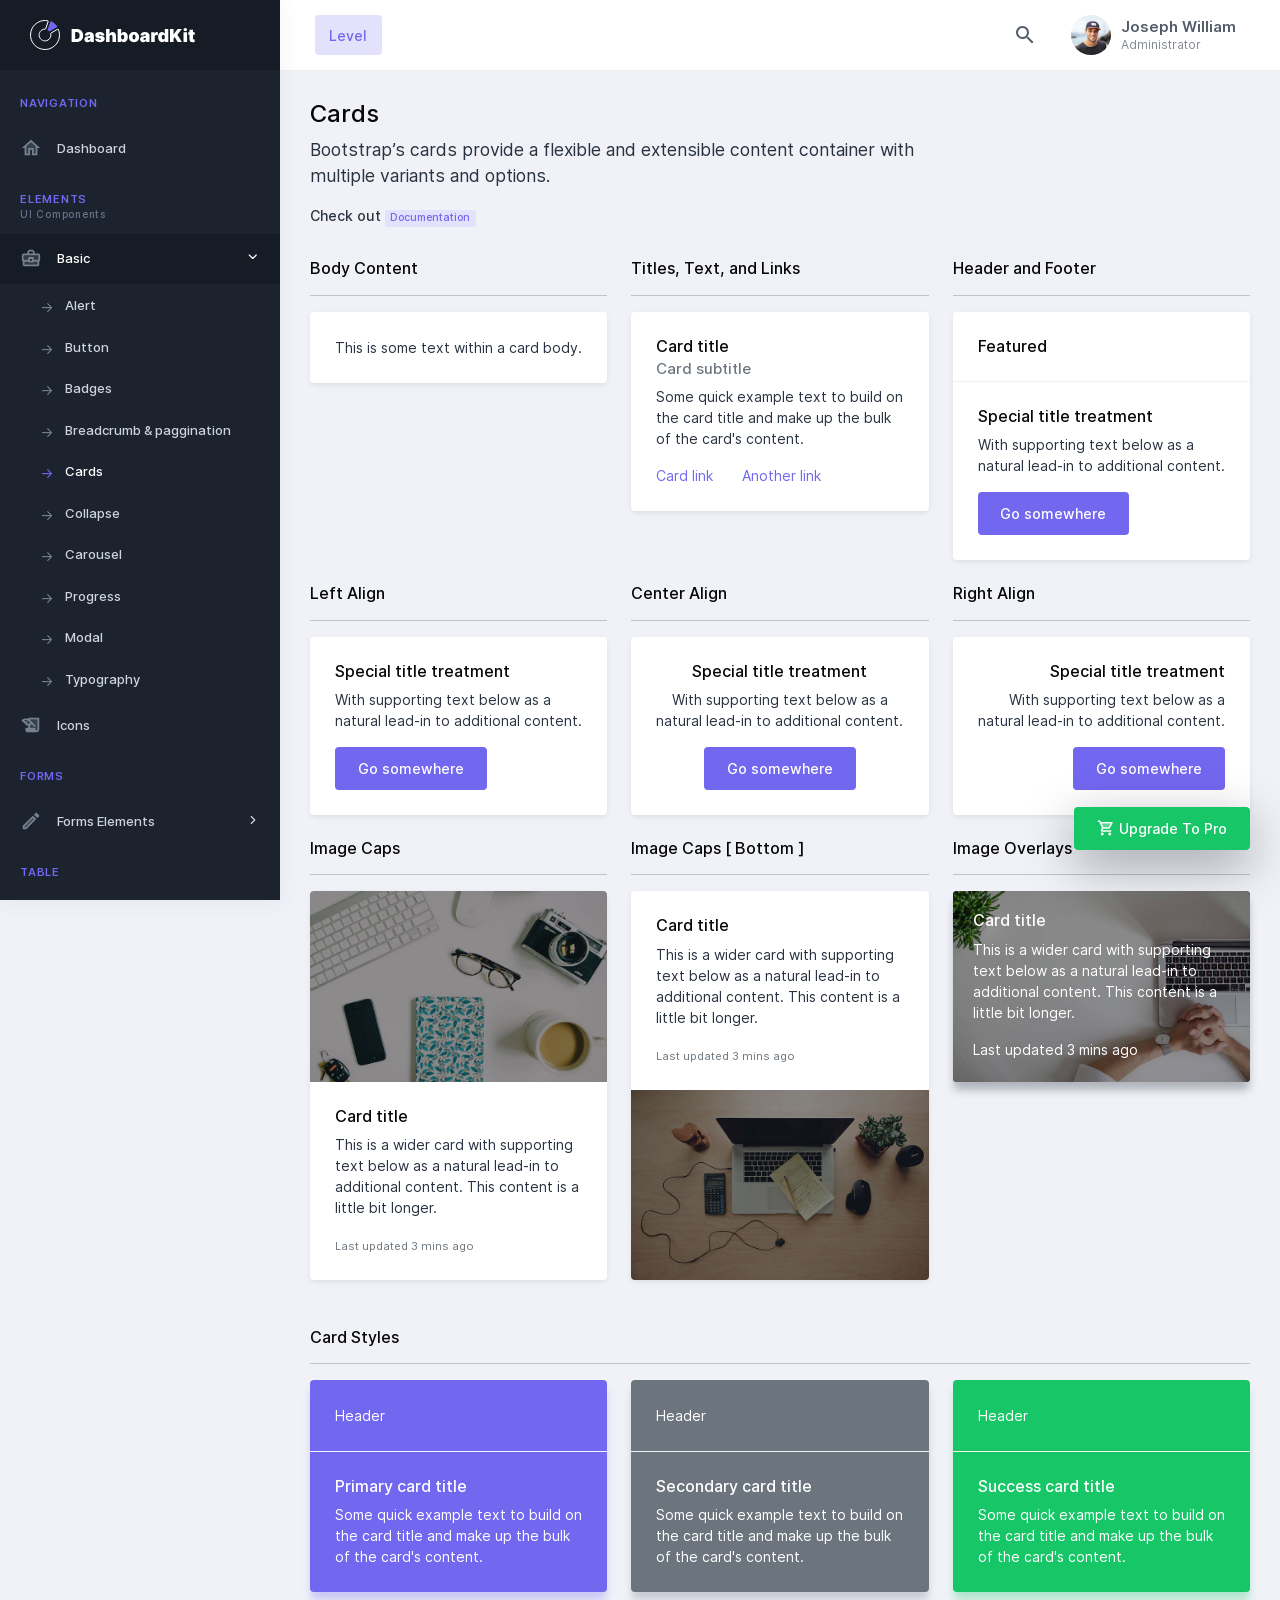
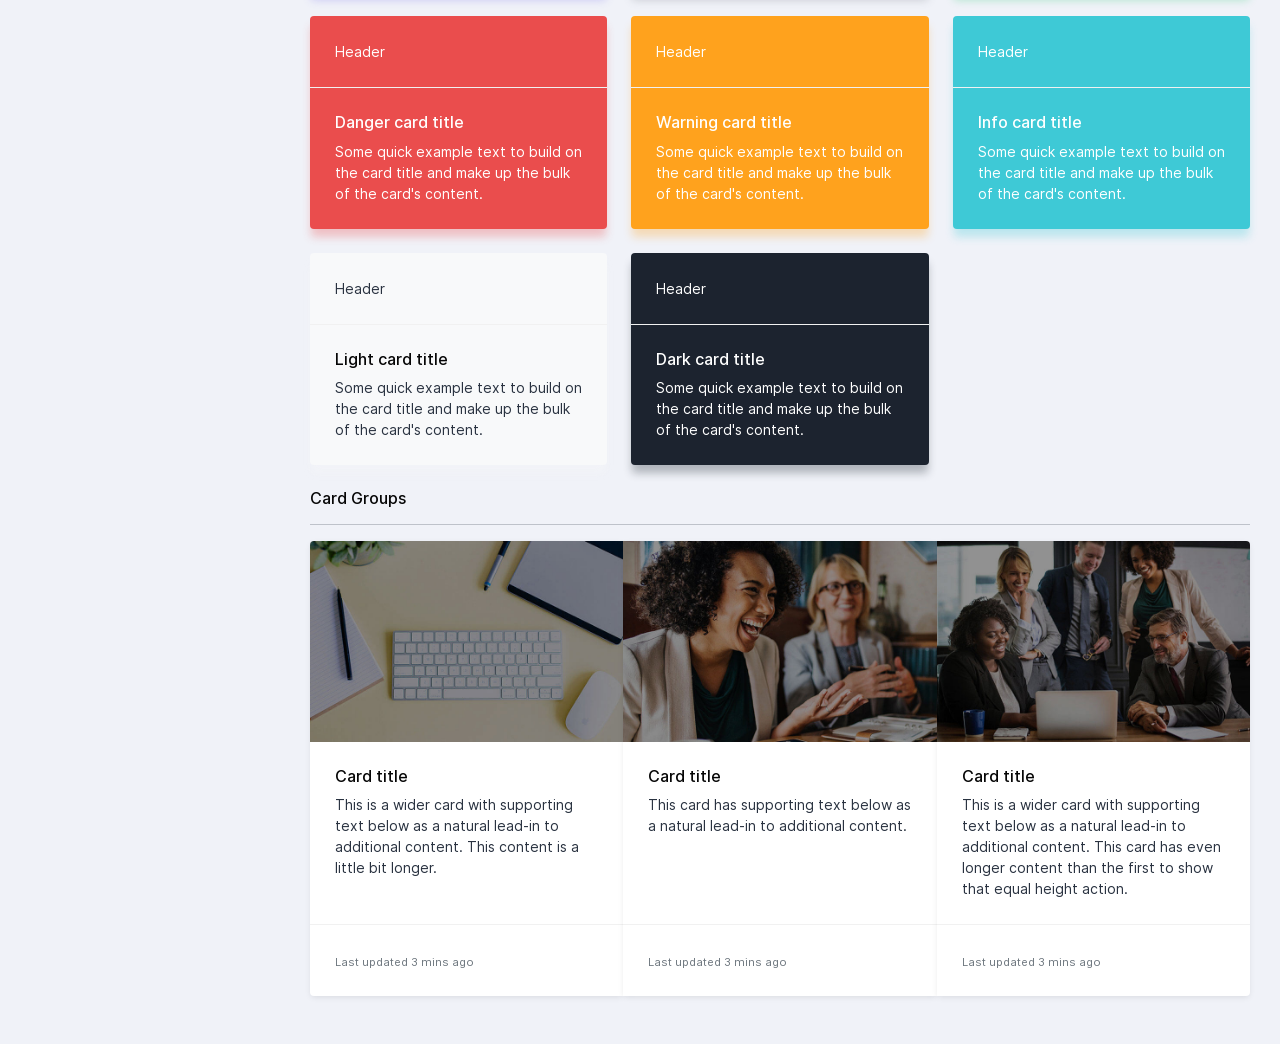
<file: wwwroot/admin/bc_card.html>
<!DOCTYPE html>
<html lang="en">
<head>
	<title>DashboardKit Bootstrap 5 Admin Template</title>
	<!-- HTML5 Shim and Respond.js IE11 support of HTML5 elements and media queries -->
	<!-- WARNING: Respond.js doesn't work if you view the page via file:// -->
	<!--[if lt IE 11]>
		<script src="https://oss.maxcdn.com/libs/html5shiv/3.7.0/html5shiv.js"></script>
		<script src="https://oss.maxcdn.com/libs/respond.js/1.4.2/respond.min.js"></script>
		<![endif]-->
	<!-- Meta -->
	<meta charset="utf-8">
	<meta name="viewport" content="width=device-width, initial-scale=1.0, user-scalable=0, minimal-ui">
	<meta http-equiv="X-UA-Compatible" content="IE=edge" />
	<meta name="description" content="DashboardKit is made using Bootstrap 5 design framework. Download the free admin template & use it for your project.">
	<meta name="keywords" content="DashboardKit, Dashboard Kit, Dashboard UI Kit, Bootstrap 5, Admin Template, Admin Dashboard, CRM, CMS, Free Bootstrap Admin Template">
	<meta name="author" content="DashboardKit ">


	<!-- Favicon icon -->
	<link rel="icon" href="assets/images/favicon.svg" type="image/x-icon">

	<!-- font css -->
	<link rel="stylesheet" href="assets/fonts/feather.css">
	<link rel="stylesheet" href="assets/fonts/fontawesome.css">
	<link rel="stylesheet" href="assets/fonts/material.css">

	<!-- vendor css -->
	<link rel="stylesheet" href="assets/css/style.css" id="main-style-link">

</head>

<body class="">
	<!-- [ Pre-loader ] start -->
	<div class="loader-bg">
		<div class="loader-track">
			<div class="loader-fill"></div>
		</div>
	</div>
	<!-- [ Pre-loader ] End -->
	<!-- [ Mobile header ] start -->
	<div class="pc-mob-header pc-header">
		<div class="pcm-logo">
			<img src="assets/images/logo.svg" alt="" class="logo logo-lg">
		</div>
		<div class="pcm-toolbar">
			<a href="#!" class="pc-head-link" id="mobile-collapse">
				<div class="hamburger hamburger--arrowturn">
					<div class="hamburger-box">
						<div class="hamburger-inner"></div>
					</div>
				</div>
			</a>
			<a href="#!" class="pc-head-link" id="headerdrp-collapse">
				<i data-feather="align-right"></i>
			</a>
			<a href="#!" class="pc-head-link" id="header-collapse">
				<i data-feather="more-vertical"></i>
			</a>
		</div>
	</div>
	<!-- [ Mobile header ] End -->

	<!-- [ navigation menu ] start -->
	<nav class="pc-sidebar ">
		<div class="navbar-wrapper">
			<div class="m-header">
				<a href="index.html" class="b-brand">
					<!-- ========   change your logo hear   ============ -->
					<img src="assets/images/logo.svg" alt="" class="logo logo-lg">
					<img src="assets/images/logo-sm.svg" alt="" class="logo logo-sm">
				</a>
			</div>
			<div class="navbar-content">
				<ul class="pc-navbar">
					<li class="pc-item pc-caption">
						<label>Navigation</label>
					</li>
					<li class="pc-item">
						<a href="index.html" class="pc-link "><span class="pc-micon"><i class="material-icons-two-tone">home</i></span><span class="pc-mtext">Dashboard</span></a>
					</li>
					<li class="pc-item pc-caption">
						<label>Elements</label>
						<span>UI Components</span>
					</li>
					<li class="pc-item pc-hasmenu">
						<a href="#!" class="pc-link "><span class="pc-micon"><i class="material-icons-two-tone">business_center</i></span><span class="pc-mtext">Basic</span><span class="pc-arrow"><i data-feather="chevron-right"></i></span></a>
						<ul class="pc-submenu">
							<li class="pc-item"><a class="pc-link" href="bc_alert.html">Alert</a></li>
							<li class="pc-item"><a class="pc-link" href="bc_button.html">Button</a></li>
							<li class="pc-item"><a class="pc-link" href="bc_badges.html">Badges</a></li>
							<li class="pc-item"><a class="pc-link" href="bc_breadcrumb-pagination.html">Breadcrumb & paggination</a></li>
							<li class="pc-item"><a class="pc-link" href="bc_card.html">Cards</a></li>
							<li class="pc-item"><a class="pc-link" href="bc_collapse.html">Collapse</a></li>
							<li class="pc-item"><a class="pc-link" href="bc_carousel.html">Carousel</a></li>
							<li class="pc-item"><a class="pc-link" href="bc_progress.html">Progress</a></li>
							<li class="pc-item"><a class="pc-link" href="bc_modal.html">Modal</a></li>

							<li class="pc-item"><a class="pc-link" href="bc_typography.html">Typography</a></li>
						</ul>
					</li>
					<li class="pc-item">
						<a href="icon-feather.html" class="pc-link "><span class="pc-micon"><i class="material-icons-two-tone">history_edu</i></span><span class="pc-mtext">Icons</span></a>
					</li>
					<li class="pc-item pc-caption">
						<label>Forms</label>
					</li>
					<li class="pc-item pc-hasmenu">
						<a href="#!" class="pc-link "><span class="pc-micon"><i class="material-icons-two-tone">edit</i></span><span class="pc-mtext">Forms Elements</span><span class="pc-arrow"><i data-feather="chevron-right"></i></span></a>
						<ul class="pc-submenu">
							<li class="pc-item"><a class="pc-link" href="form_elements.html">Form Basic</a></li>
							<li class="pc-item"><a class="pc-link" href="form2_input_group.html">Input Groups</a></li>
							<li class="pc-item"><a class="pc-link" href="form2_checkbox.html">Checkbox</a></li>
							<li class="pc-item"><a class="pc-link" href="form2_radio.html">Radio</a></li>
						</ul>
					</li>
					<li class="pc-item pc-caption">
						<label>table</label>
					</li>
					<li class="pc-item">
						<a href="tbl_bootstrap.html" class="pc-link "><span class="pc-micon"><i class="material-icons-two-tone">table_rows</i></span><span class="pc-mtext">Bootstrap table</span></a>
					</li>
					<li class="pc-item pc-caption">
						<label>Chart & Maps</label>
						<span>Tones of readymade charts</span>
					</li>
					<li class="pc-item">
						<a href="chart-apex.html" class="pc-link "><span class="pc-micon"><i class="material-icons-two-tone">bubble_chart</i></span><span class="pc-mtext">Chart</span></a>
					</li>
					<li class="pc-item">
						<a href="map-google.html" class="pc-link "><span class="pc-micon"><i class="material-icons-two-tone">my_location</i></span><span class="pc-mtext">Maps</span></a>
					</li>
					<li class="pc-item pc-caption">
						<label>Pages</label>
						<span>Redymade Pages</span>
					</li>
					<li class="pc-item pc-hasmenu">
						<a href="#!" class="pc-link"><span class="pc-micon"><i class="material-icons-two-tone">https</i></span><span class="pc-mtext">Authentication</span><span class="pc-arrow"><i data-feather="chevron-right"></i></span></a>
						<ul class="pc-submenu">
							<li class="pc-item"><a class="pc-link" href="auth-signup.html" target="_blank">Sign up</a></li>
							<li class="pc-item"><a class="pc-link" href="auth-signin.html" target="_blank">Sign in</a></li>
						</ul>
					</li>
					<li class="pc-item pc-caption">
						<label>Other</label>
						<span>Extra more things</span>
					</li>
					<li class="pc-item pc-hasmenu">
						<a href="#!" class="pc-link"><span class="pc-micon"><i class="material-icons-two-tone">list_alt</i></span><span class="pc-mtext">Menu levels</span><span class="pc-arrow"><i data-feather="chevron-right"></i></span></a>
						<ul class="pc-submenu">
							<li class="pc-item"><a class="pc-link" href="#!">Menu Level 2.1</a></li>
							<li class="pc-item pc-hasmenu">
								<a href="#!" class="pc-link">Menu level 2.2<span class="pc-arrow"><i data-feather="chevron-right"></i></span></a>
								<ul class="pc-submenu">
									<li class="pc-item"><a class="pc-link" href="#!">Menu level 3.1</a></li>
									<li class="pc-item"><a class="pc-link" href="#!">Menu level 3.2</a></li>
									<li class="pc-item pc-hasmenu">
										<a href="#!" class="pc-link">Menu level 3.3<span class="pc-arrow"><i data-feather="chevron-right"></i></span></a>
										<ul class="pc-submenu">
											<li class="pc-item"><a class="pc-link" href="#!">Menu level 4.1</a></li>
											<li class="pc-item"><a class="pc-link" href="#!">Menu level 4.2</a></li>
										</ul>
									</li>
								</ul>
							</li>
							<li class="pc-item pc-hasmenu">
								<a href="#!" class="pc-link">Menu level 2.3<span class="pc-arrow"><i data-feather="chevron-right"></i></span></a>
								<ul class="pc-submenu">
									<li class="pc-item"><a class="pc-link" href="#!">Menu level 3.1</a></li>
									<li class="pc-item"><a class="pc-link" href="#!">Menu level 3.2</a></li>
									<li class="pc-item pc-hasmenu">
										<a href="#!" class="pc-link">Menu level 3.3<span class="pc-arrow"><i data-feather="chevron-right"></i></span></a>
										<ul class="pc-submenu">
											<li class="pc-item"><a class="pc-link" href="#!">Menu level 4.1</a></li>
											<li class="pc-item"><a class="pc-link" href="#!">Menu level 4.2</a></li>
										</ul>
									</li>
								</ul>
							</li>
						</ul>
					</li>
					<li class="pc-item"><a href="sample-page.html" class="pc-link "><span class="pc-micon"><i class="material-icons-two-tone">storefront</i></span><span class="pc-mtext">Sample page</span></a></li>

				</ul>
			</div>
		</div>
	</nav>
	<!-- [ navigation menu ] end -->
	<!-- [ Header ] start -->
	<header class="pc-header ">
		<div class="header-wrapper">
			<div class="mr-auto pc-mob-drp">
				<ul class="list-unstyled">
					<li class="dropdown pc-h-item">
						<a class="pc-head-link active dropdown-toggle arrow-none mr-0" data-toggle="dropdown" href="#" role="button" aria-haspopup="false" aria-expanded="false">
							Level
						</a>
						<div class="dropdown-menu pc-h-dropdown">
							<a href="#!" class="dropdown-item">
								<i class="material-icons-two-tone">account_circle</i>
								<span>My Account</span>
							</a>
							<div class="pc-level-menu">
								<a href="#!" class="dropdown-item">
									<i class="material-icons-two-tone">list_alt</i>
									<span class="float-right"><i data-feather="chevron-right" class="mr-0"></i></span>
									<span>Level2.1</span>
								</a>
								<div class="dropdown-menu pc-h-dropdown">
									<a href="#!" class="dropdown-item">
										<i class="fas fa-circle"></i>
										<span>My Account</span>
									</a>
									<a href="#!" class="dropdown-item">
										<i class="fas fa-circle"></i>
										<span>Settings</span>
									</a>
									<a href="#!" class="dropdown-item">
										<i class="fas fa-circle"></i>
										<span>Support</span>
									</a>
									<a href="#!" class="dropdown-item">
										<i class="fas fa-circle"></i>
										<span>Lock Screen</span>
									</a>
									<a href="#!" class="dropdown-item">
										<i class="fas fa-circle"></i>
										<span>Logout</span>
									</a>
								</div>
							</div>
							<a href="#!" class="dropdown-item">
								<i class="material-icons-two-tone">settings</i>
								<span>Settings</span>
							</a>
							<a href="#!" class="dropdown-item">
								<i class="material-icons-two-tone">support</i>
								<span>Support</span>
							</a>
							<a href="#!" class="dropdown-item">
								<i class="material-icons-two-tone">https</i>
								<span>Lock Screen</span>
							</a>
							<a href="#!" class="dropdown-item">
								<i class="material-icons-two-tone">chrome_reader_mode</i>
								<span>Logout</span>
							</a>
						</div>
					</li>
				</ul>
			</div>
			<div class="ml-auto">
				<ul class="list-unstyled">
					<li class="dropdown pc-h-item">
						<a class="pc-head-link dropdown-toggle arrow-none mr-0" data-toggle="dropdown" href="#" role="button" aria-haspopup="false" aria-expanded="false">
							<i class="material-icons-two-tone">search</i>
						</a>
						<div class="dropdown-menu dropdown-menu-right pc-h-dropdown drp-search">
							<form class="px-3">
								<div class="form-group mb-0 d-flex align-items-center">
									<i data-feather="search"></i>
									<input type="search" class="form-control border-0 shadow-none" placeholder="Search here. . .">
								</div>
							</form>
						</div>
					</li>
					<li class="dropdown pc-h-item">
						<a class="pc-head-link dropdown-toggle arrow-none mr-0" data-toggle="dropdown" href="#" role="button" aria-haspopup="false" aria-expanded="false">
							<img src="assets/images/user/avatar-2.jpg" alt="user-image" class="user-avtar">
							<span>
								<span class="user-name">Joseph William</span>
								<span class="user-desc">Administrator</span>
							</span>
						</a>
						<div class="dropdown-menu dropdown-menu-right pc-h-dropdown">
							<div class=" dropdown-header">
								<h5 class="text-overflow m-0"><span class="badge bg-light-primary"><a href="https://gumroad.com/dashboardkit" target="_blank">Upgrade to Pro</a></span></h5>
							</div>
				
							<a href="auth-signin.html" class="dropdown-item">
								<i class="material-icons-two-tone">chrome_reader_mode</i>
								<span>Logout</span>
							</a>
						</div>
					</li>
				</ul>
			</div>

		</div>
	</header>
	<!-- [ Header ] end -->

<!-- [ Main Content ] start -->
<div class="pc-container">
	<div class="pcoded-content">
		<!-- [ Main Content ] start -->
		<div class="row mb-3">
				<div class="col-md-8">
					<h3>Cards</h3>
					<p class="lead">Bootstrap’s cards provide a flexible and extensible content container with multiple variants and options.</p>
					<p class="f-w-500">Check out <a href="http://html.phoenixcoded.net/nextro-new/docs/index-bc-package.html#page-card" target="_blank" class="badge bg-light-primary">Documentation</a></p>
				</div>
		</div>
		<div class="row">
			<!-- [ card ] start -->
			<div class="col-md-6 col-xl-4">
				<h5>Body Content</h5>
				<hr>
				<div class="card">
					<div class="card-body">
						This is some text within a card body.
					</div>
				</div>
			</div>
			<div class="col-md-6 col-xl-4">
				<h5>Titles, Text, and Links</h5>
				<hr>
				<div class="card">
					<div class="card-body">
						<h5 class="card-title">Card title</h5>
						<h6 class="card-subtitle mb-2 text-muted">Card subtitle</h6>
						<p class="card-text">Some quick example text to build on the card title and make up the bulk of the card's content.</p>
						<a href="#!" class="card-link">Card link</a>
						<a href="#!" class="card-link">Another link</a>
					</div>
				</div>
			</div>
			<div class="col-md-6 col-xl-4">
				<h5>Header and Footer</h5>
				<hr>
				<div class="card">
					<h5 class="card-header">Featured</h5>
					<div class="card-body">
						<h5 class="card-title">Special title treatment</h5>
						<p class="card-text">With supporting text below as a natural lead-in to additional content.</p>
						<a href="#!" class="btn  btn-primary">Go somewhere</a>
					</div>
				</div>
			</div>
			<div class="col-xl-12">
				<div class="row">
					<div class="col-sm-12 col-md-4">
						<h5>Left Align</h5>
						<hr>
						<div class="card text-left">
							<div class="card-body">
								<h5 class="card-title">Special title treatment</h5>
								<p class="card-text">With supporting text below as a natural lead-in to additional content.</p>
								<a href="#!" class="btn  btn-primary">Go somewhere</a>
							</div>
						</div>
					</div>
					<div class="col-sm-12 col-md-4">
						<h5>Center Align</h5>
						<hr>
						<div class="card text-center">
							<div class="card-body">
								<h5 class="card-title">Special title treatment</h5>
								<p class="card-text">With supporting text below as a natural lead-in to additional content.</p>
								<a href="#!" class="btn  btn-primary">Go somewhere</a>
							</div>
						</div>
					</div>
					<div class="col-sm-12 col-md-4">
						<h5>Right Align</h5>
						<hr>
						<div class="card text-right">
							<div class="card-body">
								<h5 class="card-title">Special title treatment</h5>
								<p class="card-text">With supporting text below as a natural lead-in to additional content.</p>
								<a href="#!" class="btn  btn-primary">Go somewhere</a>
							</div>
						</div>
					</div>
				</div>
			</div>
			<div class="col-md-6 col-xl-4">
				<h5>Image Caps</h5>
				<hr>
				<div class="card mb-3">
					<img class="img-fluid card-img-top" src="assets/images/slider/img-slide-3.jpg" alt="Card image cap">
					<div class="card-body">
						<h5 class="card-title">Card title</h5>
						<p class="card-text">This is a wider card with supporting text below as a natural lead-in to additional content. This content is a little bit longer.</p>
						<p class="card-text"><small class="text-muted">Last updated 3 mins ago</small></p>
					</div>
				</div>
			</div>
			<div class="col-md-6 col-xl-4">
				<h5>Image Caps [ Bottom ]</h5>
				<hr>
				<div class="card">
					<div class="card-body">
						<h5 class="card-title">Card title</h5>
						<p class="card-text">This is a wider card with supporting text below as a natural lead-in to additional content. This content is a little bit longer.</p>
						<p class="card-text"><small class="text-muted">Last updated 3 mins ago</small></p>
					</div>
					<img class="img-fluid card-img-bottom" src="assets/images/slider/img-slide-6.jpg" alt="Card image cap">
				</div>
			</div>
			<div class="col-md-6 col-xl-4">
				<h5>Image Overlays</h5>
				<hr>
				<div class="card bg-dark">
					<img class="img-fluid card-img" src="assets/images/slider/img-slide-7.jpg" alt="Card image">
					<div class="card-img-overlay">
						<h5 class="card-title text-white">Card title</h5>
						<p class="card-text text-white">This is a wider card with supporting text below as a natural lead-in to additional content. This content is a little bit longer.</p>
						<p class="card-text text-white">Last updated 3 mins ago</p>
					</div>
				</div>
			</div>
			<div class="col-xl-12">
				<h5 class="mt-4">Card Styles</h5>
				<hr>
				<div class="row">
					<div class="col-sm-4">
						<div class="card text-white bg-primary ">
							<div class="card-header">Header</div>
							<div class="card-body">
								<h5 class="card-title text-white">Primary card title</h5>
								<p class="card-text">Some quick example text to build on the card title and make up the bulk of the card's content.</p>
							</div>
						</div>
					</div>
					<div class="col-sm-4">
						<div class="card text-white bg-secondary ">
							<div class="card-header">Header</div>
							<div class="card-body">
								<h5 class="card-title text-white">Secondary card title</h5>
								<p class="card-text">Some quick example text to build on the card title and make up the bulk of the card's content.</p>
							</div>
						</div>
					</div>
					<div class="col-sm-4">
						<div class="card text-white bg-success ">
							<div class="card-header">Header</div>
							<div class="card-body">
								<h5 class="card-title text-white">Success card title</h5>
								<p class="card-text">Some quick example text to build on the card title and make up the bulk of the card's content.</p>
							</div>
						</div>
					</div>
					<div class="col-sm-4">
						<div class="card text-white bg-danger ">
							<div class="card-header">Header</div>
							<div class="card-body">
								<h5 class="card-title text-white">Danger card title</h5>
								<p class="card-text">Some quick example text to build on the card title and make up the bulk of the card's content.</p>
							</div>
						</div>
					</div>
					<div class="col-sm-4">
						<div class="card text-white bg-warning ">
							<div class="card-header">Header</div>
							<div class="card-body">
								<h5 class="card-title text-white">Warning card title</h5>
								<p class="card-text">Some quick example text to build on the card title and make up the bulk of the card's content.</p>
							</div>
						</div>
					</div>
					<div class="col-sm-4">
						<div class="card text-white bg-info ">
							<div class="card-header">Header</div>
							<div class="card-body">
								<h5 class="card-title text-white">Info card title</h5>
								<p class="card-text">Some quick example text to build on the card title and make up the bulk of the card's content.</p>
							</div>
						</div>
					</div>
					<div class="col-sm-4">
						<div class="card bg-light">
							<div class="card-header">Header</div>
							<div class="card-body">
								<h5 class="card-title">Light card title</h5>
								<p class="card-text">Some quick example text to build on the card title and make up the bulk of the card's content.</p>
							</div>
						</div>
					</div>
					<div class="col-sm-4">
						<div class="card text-white bg-dark ">
							<div class="card-header">Header</div>
							<div class="card-body">
								<h5 class="card-title text-white">Dark card title</h5>
								<p class="card-text">Some quick example text to build on the card title and make up the bulk of the card's content.</p>
							</div>
						</div>
					</div>
				</div>
			</div>
			<div class="col-xl-12 mb-5">
				<h5>Card Groups</h5>
				<hr>
				<div class="card-group">
					<div class="card">
						<img class="img-fluid card-img-top" src="assets/images/slider/img-slide-4.jpg" alt="Card image cap">
						<div class="card-body">
							<h5 class="card-title">Card title</h5>
							<p class="card-text">This is a wider card with supporting text below as a natural lead-in to additional content. This content is a little bit longer.</p>
						</div>
						<div class="card-footer">
							<small class="text-muted">Last updated 3 mins ago</small>
						</div>
					</div>
					<div class="card">
						<img class="img-fluid card-img-top" src="assets/images/slider/img-slide-2.jpg" alt="Card image cap">
						<div class="card-body">
							<h5 class="card-title">Card title</h5>
							<p class="card-text">This card has supporting text below as a natural lead-in to additional content.</p>
						</div>
						<div class="card-footer">
							<small class="text-muted">Last updated 3 mins ago</small>
						</div>
					</div>
					<div class="card">
						<img class="img-fluid card-img-top" src="assets/images/slider/img-slide-1.jpg" alt="Card image cap">
						<div class="card-body">
							<h5 class="card-title">Card title</h5>
							<p class="card-text">This is a wider card with supporting text below as a natural lead-in to additional content. This card has even longer content than the first to show that equal height action.</p>
						</div>
						<div class="card-footer">
							<small class="text-muted">Last updated 3 mins ago</small>
						</div>
					</div>
				</div>
			</div>
			<!-- [ card ] end -->
		</div>
		<!-- [ Main Content ] end -->
	</div>
</div>
<!-- [ Main Content ] end -->
    <!-- Warning Section start -->
    <!-- Older IE warning message -->
    <!--[if lt IE 11]>
        <div class="ie-warning">
            <h1>Warning!!</h1>
            <p>You are using an outdated version of Internet Explorer, please upgrade
               <br/>to any of the following web browsers to access this website.
            </p>
            <div class="iew-container">
                <ul class="iew-download">
                    <li>
                        <a href="http://www.google.com/chrome/">
                            <img src="assets/images/browser/chrome.png" alt="Chrome">
                            <div>Chrome</div>
                        </a>
                    </li>
                    <li>
                        <a href="https://www.mozilla.org/en-US/firefox/new/">
                            <img src="assets/images/browser/firefox.png" alt="Firefox">
                            <div>Firefox</div>
                        </a>
                    </li>
                    <li>
                        <a href="http://www.opera.com">
                            <img src="assets/images/browser/opera.png" alt="Opera">
                            <div>Opera</div>
                        </a>
                    </li>
                    <li>
                        <a href="https://www.apple.com/safari/">
                            <img src="assets/images/browser/safari.png" alt="Safari">
                            <div>Safari</div>
                        </a>
                    </li>
                    <li>
                        <a href="http://windows.microsoft.com/en-us/internet-explorer/download-ie">
                            <img src="assets/images/browser/ie.png" alt="">
                            <div>IE (11 & above)</div>
                        </a>
                    </li>
                </ul>
            </div>
            <p>Sorry for the inconvenience!</p>
        </div>
    <![endif]-->
    <!-- Warning Section Ends -->
    <!-- Required Js -->
    <script src="assets/js/vendor-all.min.js"></script>
    <script src="assets/js/plugins/bootstrap.min.js"></script>
    <script src="assets/js/plugins/feather.min.js"></script>
    <script src="assets/js/pcoded.min.js"></script>
    <!-- <script src="https://cdnjs.cloudflare.com/ajax/libs/highlight.js/9.12.0/highlight.min.js"></script> -->
    <!-- <script src="assets/js/plugins/clipboard.min.js"></script> -->
    <!-- <script src="assets/js/uikit.min.js"></script> -->

<script>
    $("body").append('<div class="fixed-button active"><a href="https://gumroad.com/dashboardkit" target="_blank" class="btn btn-md btn-success"><i class="material-icons-two-tone text-white">shopping_cart</i> Upgrade To Pro</a> </div>');
</script>

</body>
</html>
</file>
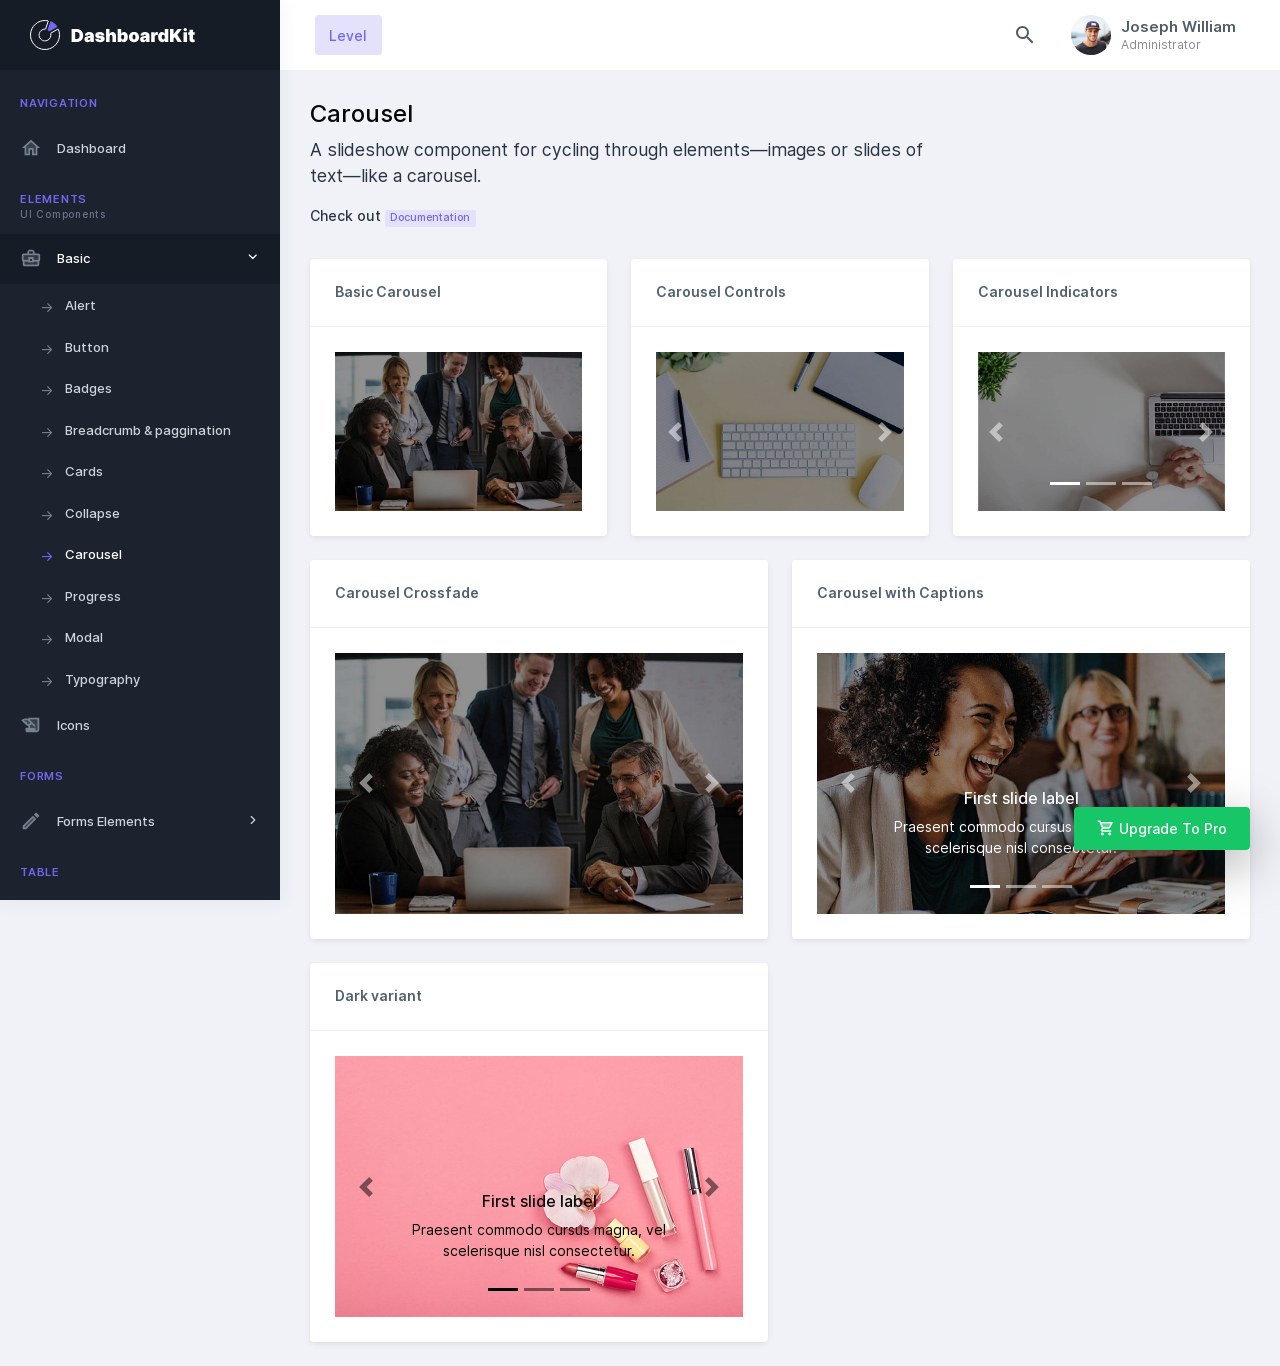
<file: wwwroot/admin/bc_carousel.html>
<!DOCTYPE html>
<html lang="en">

<head>
	<title>DashboardKit Bootstrap 5 Admin Template</title>
	<!-- HTML5 Shim and Respond.js IE11 support of HTML5 elements and media queries -->
	<!-- WARNING: Respond.js doesn't work if you view the page via file:// -->
	<!--[if lt IE 11]>
		<script src="https://oss.maxcdn.com/libs/html5shiv/3.7.0/html5shiv.js"></script>
		<script src="https://oss.maxcdn.com/libs/respond.js/1.4.2/respond.min.js"></script>
		<![endif]-->
	<!-- Meta -->
	<meta charset="utf-8">
	<meta name="viewport" content="width=device-width, initial-scale=1.0, user-scalable=0, minimal-ui">
	<meta http-equiv="X-UA-Compatible" content="IE=edge" />
	<meta name="description" content="DashboardKit is made using Bootstrap 5 design framework. Download the free admin template & use it for your project.">
	<meta name="keywords" content="DashboardKit, Dashboard Kit, Dashboard UI Kit, Bootstrap 5, Admin Template, Admin Dashboard, CRM, CMS, Free Bootstrap Admin Template">
	<meta name="author" content="DashboardKit ">


	<!-- Favicon icon -->
	<link rel="icon" href="assets/images/favicon.svg" type="image/x-icon">

	<!-- font css -->
	<link rel="stylesheet" href="assets/fonts/feather.css">
	<link rel="stylesheet" href="assets/fonts/fontawesome.css">
	<link rel="stylesheet" href="assets/fonts/material.css">

	<!-- vendor css -->
	<link rel="stylesheet" href="assets/css/style.css" id="main-style-link">

</head>

<body class="">
	<!-- [ Pre-loader ] start -->
	<div class="loader-bg">
		<div class="loader-track">
			<div class="loader-fill"></div>
		</div>
	</div>
	<!-- [ Pre-loader ] End -->
	<!-- [ Mobile header ] start -->
	<div class="pc-mob-header pc-header">
		<div class="pcm-logo">
			<img src="assets/images/logo.svg" alt="" class="logo logo-lg">
		</div>
		<div class="pcm-toolbar">
			<a href="#!" class="pc-head-link" id="mobile-collapse">
				<div class="hamburger hamburger--arrowturn">
					<div class="hamburger-box">
						<div class="hamburger-inner"></div>
					</div>
				</div>
			</a>
			<a href="#!" class="pc-head-link" id="headerdrp-collapse">
				<i data-feather="align-right"></i>
			</a>
			<a href="#!" class="pc-head-link" id="header-collapse">
				<i data-feather="more-vertical"></i>
			</a>
		</div>
	</div>
	<!-- [ Mobile header ] End -->

	<!-- [ navigation menu ] start -->
	<nav class="pc-sidebar ">
		<div class="navbar-wrapper">
			<div class="m-header">
				<a href="index.html" class="b-brand">
					<!-- ========   change your logo hear   ============ -->
					<img src="assets/images/logo.svg" alt="" class="logo logo-lg">
					<img src="assets/images/logo-sm.svg" alt="" class="logo logo-sm">
				</a>
			</div>
			<div class="navbar-content">
				<ul class="pc-navbar">
					<li class="pc-item pc-caption">
						<label>Navigation</label>
					</li>
					<li class="pc-item">
						<a href="index.html" class="pc-link "><span class="pc-micon"><i class="material-icons-two-tone">home</i></span><span class="pc-mtext">Dashboard</span></a>
					</li>
					<li class="pc-item pc-caption">
						<label>Elements</label>
						<span>UI Components</span>
					</li>
					<li class="pc-item pc-hasmenu">
						<a href="#!" class="pc-link "><span class="pc-micon"><i class="material-icons-two-tone">business_center</i></span><span class="pc-mtext">Basic</span><span class="pc-arrow"><i data-feather="chevron-right"></i></span></a>
						<ul class="pc-submenu">
							<li class="pc-item"><a class="pc-link" href="bc_alert.html">Alert</a></li>
							<li class="pc-item"><a class="pc-link" href="bc_button.html">Button</a></li>
							<li class="pc-item"><a class="pc-link" href="bc_badges.html">Badges</a></li>
							<li class="pc-item"><a class="pc-link" href="bc_breadcrumb-pagination.html">Breadcrumb & paggination</a></li>
							<li class="pc-item"><a class="pc-link" href="bc_card.html">Cards</a></li>
							<li class="pc-item"><a class="pc-link" href="bc_collapse.html">Collapse</a></li>
							<li class="pc-item"><a class="pc-link" href="bc_carousel.html">Carousel</a></li>
							<li class="pc-item"><a class="pc-link" href="bc_progress.html">Progress</a></li>
							<li class="pc-item"><a class="pc-link" href="bc_modal.html">Modal</a></li>

							<li class="pc-item"><a class="pc-link" href="bc_typography.html">Typography</a></li>
						</ul>
					</li>
					<li class="pc-item">
						<a href="icon-feather.html" class="pc-link "><span class="pc-micon"><i class="material-icons-two-tone">history_edu</i></span><span class="pc-mtext">Icons</span></a>
					</li>
					<li class="pc-item pc-caption">
						<label>Forms</label>
					</li>
					<li class="pc-item pc-hasmenu">
						<a href="#!" class="pc-link "><span class="pc-micon"><i class="material-icons-two-tone">edit</i></span><span class="pc-mtext">Forms Elements</span><span class="pc-arrow"><i data-feather="chevron-right"></i></span></a>
						<ul class="pc-submenu">
							<li class="pc-item"><a class="pc-link" href="form_elements.html">Form Basic</a></li>
							<li class="pc-item"><a class="pc-link" href="form2_input_group.html">Input Groups</a></li>
							<li class="pc-item"><a class="pc-link" href="form2_checkbox.html">Checkbox</a></li>
							<li class="pc-item"><a class="pc-link" href="form2_radio.html">Radio</a></li>
						</ul>
					</li>
					<li class="pc-item pc-caption">
						<label>table</label>
					</li>
					<li class="pc-item">
						<a href="tbl_bootstrap.html" class="pc-link "><span class="pc-micon"><i class="material-icons-two-tone">table_rows</i></span><span class="pc-mtext">Bootstrap table</span></a>
					</li>
					<li class="pc-item pc-caption">
						<label>Chart & Maps</label>
						<span>Tones of readymade charts</span>
					</li>
					<li class="pc-item">
						<a href="chart-apex.html" class="pc-link "><span class="pc-micon"><i class="material-icons-two-tone">bubble_chart</i></span><span class="pc-mtext">Chart</span></a>
					</li>
					<li class="pc-item">
						<a href="map-google.html" class="pc-link "><span class="pc-micon"><i class="material-icons-two-tone">my_location</i></span><span class="pc-mtext">Maps</span></a>
					</li>
					<li class="pc-item pc-caption">
						<label>Pages</label>
						<span>Redymade Pages</span>
					</li>
					<li class="pc-item pc-hasmenu">
						<a href="#!" class="pc-link"><span class="pc-micon"><i class="material-icons-two-tone">https</i></span><span class="pc-mtext">Authentication</span><span class="pc-arrow"><i data-feather="chevron-right"></i></span></a>
						<ul class="pc-submenu">
							<li class="pc-item"><a class="pc-link" href="auth-signup.html" target="_blank">Sign up</a></li>
							<li class="pc-item"><a class="pc-link" href="auth-signin.html" target="_blank">Sign in</a></li>
						</ul>
					</li>
					<li class="pc-item pc-caption">
						<label>Other</label>
						<span>Extra more things</span>
					</li>
					<li class="pc-item pc-hasmenu">
						<a href="#!" class="pc-link"><span class="pc-micon"><i class="material-icons-two-tone">list_alt</i></span><span class="pc-mtext">Menu levels</span><span class="pc-arrow"><i data-feather="chevron-right"></i></span></a>
						<ul class="pc-submenu">
							<li class="pc-item"><a class="pc-link" href="#!">Menu Level 2.1</a></li>
							<li class="pc-item pc-hasmenu">
								<a href="#!" class="pc-link">Menu level 2.2<span class="pc-arrow"><i data-feather="chevron-right"></i></span></a>
								<ul class="pc-submenu">
									<li class="pc-item"><a class="pc-link" href="#!">Menu level 3.1</a></li>
									<li class="pc-item"><a class="pc-link" href="#!">Menu level 3.2</a></li>
									<li class="pc-item pc-hasmenu">
										<a href="#!" class="pc-link">Menu level 3.3<span class="pc-arrow"><i data-feather="chevron-right"></i></span></a>
										<ul class="pc-submenu">
											<li class="pc-item"><a class="pc-link" href="#!">Menu level 4.1</a></li>
											<li class="pc-item"><a class="pc-link" href="#!">Menu level 4.2</a></li>
										</ul>
									</li>
								</ul>
							</li>
							<li class="pc-item pc-hasmenu">
								<a href="#!" class="pc-link">Menu level 2.3<span class="pc-arrow"><i data-feather="chevron-right"></i></span></a>
								<ul class="pc-submenu">
									<li class="pc-item"><a class="pc-link" href="#!">Menu level 3.1</a></li>
									<li class="pc-item"><a class="pc-link" href="#!">Menu level 3.2</a></li>
									<li class="pc-item pc-hasmenu">
										<a href="#!" class="pc-link">Menu level 3.3<span class="pc-arrow"><i data-feather="chevron-right"></i></span></a>
										<ul class="pc-submenu">
											<li class="pc-item"><a class="pc-link" href="#!">Menu level 4.1</a></li>
											<li class="pc-item"><a class="pc-link" href="#!">Menu level 4.2</a></li>
										</ul>
									</li>
								</ul>
							</li>
						</ul>
					</li>
					<li class="pc-item"><a href="sample-page.html" class="pc-link "><span class="pc-micon"><i class="material-icons-two-tone">storefront</i></span><span class="pc-mtext">Sample page</span></a></li>

				</ul>
			</div>
		</div>
	</nav>
	<!-- [ navigation menu ] end -->
	<!-- [ Header ] start -->
	<header class="pc-header ">
		<div class="header-wrapper">
			<div class="mr-auto pc-mob-drp">
				<ul class="list-unstyled">
					<li class="dropdown pc-h-item">
						<a class="pc-head-link active dropdown-toggle arrow-none mr-0" data-toggle="dropdown" href="#" role="button" aria-haspopup="false" aria-expanded="false">
							Level
						</a>
						<div class="dropdown-menu pc-h-dropdown">
							<a href="#!" class="dropdown-item">
								<i class="material-icons-two-tone">account_circle</i>
								<span>My Account</span>
							</a>
							<div class="pc-level-menu">
								<a href="#!" class="dropdown-item">
									<i class="material-icons-two-tone">list_alt</i>
									<span class="float-right"><i data-feather="chevron-right" class="mr-0"></i></span>
									<span>Level2.1</span>
								</a>
								<div class="dropdown-menu pc-h-dropdown">
									<a href="#!" class="dropdown-item">
										<i class="fas fa-circle"></i>
										<span>My Account</span>
									</a>
									<a href="#!" class="dropdown-item">
										<i class="fas fa-circle"></i>
										<span>Settings</span>
									</a>
									<a href="#!" class="dropdown-item">
										<i class="fas fa-circle"></i>
										<span>Support</span>
									</a>
									<a href="#!" class="dropdown-item">
										<i class="fas fa-circle"></i>
										<span>Lock Screen</span>
									</a>
									<a href="#!" class="dropdown-item">
										<i class="fas fa-circle"></i>
										<span>Logout</span>
									</a>
								</div>
							</div>
							<a href="#!" class="dropdown-item">
								<i class="material-icons-two-tone">settings</i>
								<span>Settings</span>
							</a>
							<a href="#!" class="dropdown-item">
								<i class="material-icons-two-tone">support</i>
								<span>Support</span>
							</a>
							<a href="#!" class="dropdown-item">
								<i class="material-icons-two-tone">https</i>
								<span>Lock Screen</span>
							</a>
							<a href="#!" class="dropdown-item">
								<i class="material-icons-two-tone">chrome_reader_mode</i>
								<span>Logout</span>
							</a>
						</div>
					</li>
				</ul>
			</div>
			<div class="ml-auto">
				<ul class="list-unstyled">
					<li class="dropdown pc-h-item">
						<a class="pc-head-link dropdown-toggle arrow-none mr-0" data-toggle="dropdown" href="#" role="button" aria-haspopup="false" aria-expanded="false">
							<i class="material-icons-two-tone">search</i>
						</a>
						<div class="dropdown-menu dropdown-menu-right pc-h-dropdown drp-search">
							<form class="px-3">
								<div class="form-group mb-0 d-flex align-items-center">
									<i data-feather="search"></i>
									<input type="search" class="form-control border-0 shadow-none" placeholder="Search here. . .">
								</div>
							</form>
						</div>
					</li>
					<li class="dropdown pc-h-item">
						<a class="pc-head-link dropdown-toggle arrow-none mr-0" data-toggle="dropdown" href="#" role="button" aria-haspopup="false" aria-expanded="false">
							<img src="assets/images/user/avatar-2.jpg" alt="user-image" class="user-avtar">
							<span>
								<span class="user-name">Joseph William</span>
								<span class="user-desc">Administrator</span>
							</span>
						</a>
						<div class="dropdown-menu dropdown-menu-right pc-h-dropdown">
							<div class=" dropdown-header">
								<h5 class="text-overflow m-0"><span class="badge bg-light-primary"><a href="https://gumroad.com/dashboardkit" target="_blank">Upgrade to Pro</a></span></h5>
							</div>
				
							<a href="auth-signin.html" class="dropdown-item">
								<i class="material-icons-two-tone">chrome_reader_mode</i>
								<span>Logout</span>
							</a>
						</div>
					</li>
				</ul>
			</div>

		</div>
	</header>
	<!-- [ Header ] end -->

<!-- [ Main Content ] start -->
<div class="pc-container">
	<div class="pcoded-content">
		<!-- [ Main Content ] start -->
		<div class="row mb-3">
			<div class="col-md-8">
				<h3>Carousel</h3>
				<p class="lead">A slideshow component for cycling through elements—images or slides of text—like a carousel.</p>
				<p class="f-w-500">Check out <a href="http://html.phoenixcoded.net/nextro-new/docs/index-bc-package.html#page-carousel" target="_blank" class="badge bg-light-primary">Documentation</a></p>
			</div>
		</div>
		<div class="row">
			<!-- [ basic-carousel ] start -->
			<div class="col-sm-4">
				<div class="card">
					<div class="card-header">
						<h5>Basic Carousel</h5>
					</div>
					<div class="card-body">
						<div id="carouselExampleSlidesOnly" class="carousel slide" data-ride="carousel">
							<div class="carousel-inner">
								<div class="carousel-item active">
									<img class="img-fluid d-block w-100" src="assets/images/slider/img-slide-1.jpg" alt="First slide">
								</div>
								<div class="carousel-item">
									<img class="img-fluid d-block w-100" src="assets/images/slider/img-slide-2.jpg" alt="Second slide">
								</div>
								<div class="carousel-item">
									<img class="img-fluid d-block w-100" src="assets/images/slider/img-slide-3.jpg" alt="Third slide">
								</div>
							</div>
						</div>
					</div>
				</div>
			</div>
			<!-- [ basic-carousel ] end -->
			<!-- [ carousel-control ] start -->
			<div class="col-sm-4">
				<div class="card">
					<div class="card-header">
						<h5>Carousel Controls</h5>
					</div>
					<div class="card-body">
						<div id="carouselExampleControls" class="carousel slide" data-ride="carousel">
							<div class="carousel-inner">
								<div class="carousel-item active">
									<img class="img-fluid d-block w-100" src="assets/images/slider/img-slide-4.jpg" alt="First slide">
								</div>
								<div class="carousel-item">
									<img class="img-fluid d-block w-100" src="assets/images/slider/img-slide-3.jpg" alt="Second slide">
								</div>
							</div>
							<a class="carousel-control-prev" href="#carouselExampleControls" role="button" data-slide="prev"><span class="carousel-control-prev-icon" aria-hidden="true"></span><span class="sr-only">Previous</span></a>
							<a class="carousel-control-next" href="#carouselExampleControls" role="button" data-slide="next"><span class="carousel-control-next-icon" aria-hidden="true"></span><span class="sr-only">Next</span></a>
						</div>
					</div>
				</div>
			</div>
			<!-- [ carousel-control ] end -->
			<!-- [ carousel-indicators ] start -->
			<div class="col-sm-4">
				<div class="card">
					<div class="card-header">
						<h5>Carousel Indicators</h5>
					</div>
					<div class="card-body">
						<div id="carouselExampleIndicators" class="carousel slide" data-ride="carousel">
							<ol class="carousel-indicators">
								<li data-target="#carouselExampleIndicators" data-slide-to="0" class="active"></li>
								<li data-target="#carouselExampleIndicators" data-slide-to="1"></li>
								<li data-target="#carouselExampleIndicators" data-slide-to="2"></li>
							</ol>
							<div class="carousel-inner">
								<div class="carousel-item active">
									<img class="img-fluid d-block w-100" src="assets/images/slider/img-slide-7.jpg" alt="First slide">
								</div>
								<div class="carousel-item">
									<img class="img-fluid d-block w-100" src="assets/images/slider/img-slide-3.jpg" alt="Second slide">
								</div>
							</div>
							<a class="carousel-control-prev" href="#carouselExampleIndicators" role="button" data-slide="prev"><span class="carousel-control-prev-icon" aria-hidden="true"></span><span class="sr-only">Previous</span></a>
							<a class="carousel-control-next" href="#carouselExampleIndicators" role="button" data-slide="next"><span class="carousel-control-next-icon" aria-hidden="true"></span><span class="sr-only">Next</span></a>
						</div>
					</div>
				</div>
			</div>
			<!-- [ carousel-indicators ] end -->
			<!-- [ carousel-Crossfade ] start -->
			<div class="col-sm-6">
				<div class="card">
					<div class="card-header">
						<h5>Carousel Crossfade</h5>
					</div>
					<div class="card-body">
						<div id="carouselExampleFade" class="carousel slide carousel-fade" data-ride="carousel">
							<div class="carousel-inner">
								<div class="carousel-item active">
									<img class="img-fluid d-block w-100" src="assets/images/slider/img-slide-1.jpg" alt="First slide">
								</div>
								<div class="carousel-item">
									<img class="img-fluid d-block w-100" src="assets/images/slider/img-slide-2.jpg" alt="Second slide">
								</div>
								<div class="carousel-item">
									<img class="img-fluid d-block w-100" src="assets/images/slider/img-slide-3.jpg" alt="Third slide">
								</div>
							</div>
							<a class="carousel-control-prev" href="#carouselExampleFade" role="button" data-slide="prev"><span class="carousel-control-prev-icon" aria-hidden="true"></span><span class="sr-only">Previous</span></a>
							<a class="carousel-control-next" href="#carouselExampleFade" role="button" data-slide="next"><span class="carousel-control-next-icon" aria-hidden="true"></span><span class="sr-only">Next</span></a>
						</div>
					</div>
				</div>
			</div>
			<!-- [ carousel-Crossfade ] end -->
			<!-- [ carousel-Caption ] start -->
			<div class="col-sm-6">
				<div class="card">
					<div class="card-header">
						<h5>Carousel with Captions</h5>
					</div>
					<div class="card-body">
						<div id="carouselExampleIndicatorscaption" class="carousel slide" data-ride="carousel">
							<ol class="carousel-indicators">
								<li data-target="#carouselExampleIndicators" data-slide-to="0" class="active"></li>
								<li data-target="#carouselExampleIndicators" data-slide-to="1"></li>
								<li data-target="#carouselExampleIndicators" data-slide-to="2"></li>
							</ol>
							<div class="carousel-inner">
								<div class="carousel-item active">
									<img class="img-fluid d-block w-100" src="assets/images/slider/img-slide-2.jpg" alt="First slide">
									<div class="carousel-caption d-none d-md-block">
										<h5 class="text-white">First slide label</h5>
										<p>Praesent commodo cursus magna, vel scelerisque nisl consectetur.</p>
									</div>
								</div>
								<div class="carousel-item">
									<img class="img-fluid d-block w-100" src="assets/images/slider/img-slide-1.jpg" alt="Second slide">
									<div class="carousel-caption d-none d-md-block">
										<h5 class="text-white">Second slide label</h5>
										<p>Praesent commodo cursus magna, vel scelerisque nisl consectetur.</p>
									</div>
								</div>
								<div class="carousel-item">
									<img class="img-fluid d-block w-100" src="assets/images/slider/img-slide-3.jpg" alt="Third slide">
									<div class="carousel-caption d-none d-md-block">
										<h5 class="text-white">Third slide label</h5>
										<p>Praesent commodo cursus magna, vel scelerisque nisl consectetur.</p>
									</div>
								</div>
							</div>
							<a class="carousel-control-prev" href="#carouselExampleIndicatorscaption" role="button" data-slide="prev"><span class="carousel-control-prev-icon" aria-hidden="true"></span><span class="sr-only">Previous</span></a>
							<a class="carousel-control-next" href="#carouselExampleIndicatorscaption" role="button" data-slide="next"><span class="carousel-control-next-icon" aria-hidden="true"></span><span class="sr-only">Next</span></a>
						</div>
					</div>
				</div>
			</div>
			<!-- [ carousel-Caption ] end -->
			<!-- [ Dark variant ] start -->
			<div class="col-sm-6">
				<div class="card">
					<div class="card-header">
						<h5>Dark variant</h5>
					</div>
					<div class="card-body">
						<div id="carouselExampleDark" class="carousel carousel-dark slide" data-ride="carousel">
							<ol class="carousel-indicators">
								<li data-target="#carouselExampleDark" data-slide-to="0" class="active"></li>
								<li data-target="#carouselExampleDark" data-slide-to="1"></li>
								<li data-target="#carouselExampleDark" data-slide-to="2"></li>
							</ol>
							<div class="carousel-inner">
								<div class="carousel-item active">
									<img class="img-fluid d-block w-100" src="assets/images/gallery-grid/img-grd-gal-2.jpg" alt="First slide">
									<div class="carousel-caption d-none d-md-block">
										<h5>First slide label</h5>
										<p>Praesent commodo cursus magna, vel scelerisque nisl consectetur.</p>
									</div>
								</div>
								<div class="carousel-item">
									<img class="img-fluid d-block w-100" src="assets/images/gallery-grid/img-grd-gal-1.jpg" alt="Second slide">
									<div class="carousel-caption d-none d-md-block">
										<h5>Second slide label</h5>
										<p>Praesent commodo cursus magna, vel scelerisque nisl consectetur.</p>
									</div>
								</div>
								<div class="carousel-item">
									<img class="img-fluid d-block w-100" src="assets/images/gallery-grid/img-grd-gal-3.jpg" alt="Third slide">
									<div class="carousel-caption d-none d-md-block">
										<h5>Third slide label</h5>
										<p>Praesent commodo cursus magna, vel scelerisque nisl consectetur.</p>
									</div>
								</div>
							</div>
							<a class="carousel-control-prev" href="#carouselExampleDark" role="button" data-slide="prev"><span class="carousel-control-prev-icon" aria-hidden="true"></span><span class="sr-only">Previous</span></a>
							<a class="carousel-control-next" href="#carouselExampleDark" role="button" data-slide="next"><span class="carousel-control-next-icon" aria-hidden="true"></span><span class="sr-only">Next</span></a>
						</div>
					</div>
				</div>
			</div>
			<!-- [ Dark variant ] end -->
		</div>
		<!-- [ Main Content ] end -->
	</div>
</div>
<!-- [ Main Content ] end -->
    <!-- Warning Section start -->
    <!-- Older IE warning message -->
    <!--[if lt IE 11]>
        <div class="ie-warning">
            <h1>Warning!!</h1>
            <p>You are using an outdated version of Internet Explorer, please upgrade
               <br/>to any of the following web browsers to access this website.
            </p>
            <div class="iew-container">
                <ul class="iew-download">
                    <li>
                        <a href="http://www.google.com/chrome/">
                            <img src="assets/images/browser/chrome.png" alt="Chrome">
                            <div>Chrome</div>
                        </a>
                    </li>
                    <li>
                        <a href="https://www.mozilla.org/en-US/firefox/new/">
                            <img src="assets/images/browser/firefox.png" alt="Firefox">
                            <div>Firefox</div>
                        </a>
                    </li>
                    <li>
                        <a href="http://www.opera.com">
                            <img src="assets/images/browser/opera.png" alt="Opera">
                            <div>Opera</div>
                        </a>
                    </li>
                    <li>
                        <a href="https://www.apple.com/safari/">
                            <img src="assets/images/browser/safari.png" alt="Safari">
                            <div>Safari</div>
                        </a>
                    </li>
                    <li>
                        <a href="http://windows.microsoft.com/en-us/internet-explorer/download-ie">
                            <img src="assets/images/browser/ie.png" alt="">
                            <div>IE (11 & above)</div>
                        </a>
                    </li>
                </ul>
            </div>
            <p>Sorry for the inconvenience!</p>
        </div>
    <![endif]-->
    <!-- Warning Section Ends -->
    <!-- Required Js -->
    <script src="assets/js/vendor-all.min.js"></script>
    <script src="assets/js/plugins/bootstrap.min.js"></script>
    <script src="assets/js/plugins/feather.min.js"></script>
    <script src="assets/js/pcoded.min.js"></script>
    <!-- <script src="https://cdnjs.cloudflare.com/ajax/libs/highlight.js/9.12.0/highlight.min.js"></script> -->
    <!-- <script src="assets/js/plugins/clipboard.min.js"></script> -->
    <!-- <script src="assets/js/uikit.min.js"></script> -->

<script>
    $("body").append('<div class="fixed-button active"><a href="https://gumroad.com/dashboardkit" target="_blank" class="btn btn-md btn-success"><i class="material-icons-two-tone text-white">shopping_cart</i> Upgrade To Pro</a> </div>');
</script>

</body>

</html>
</file>
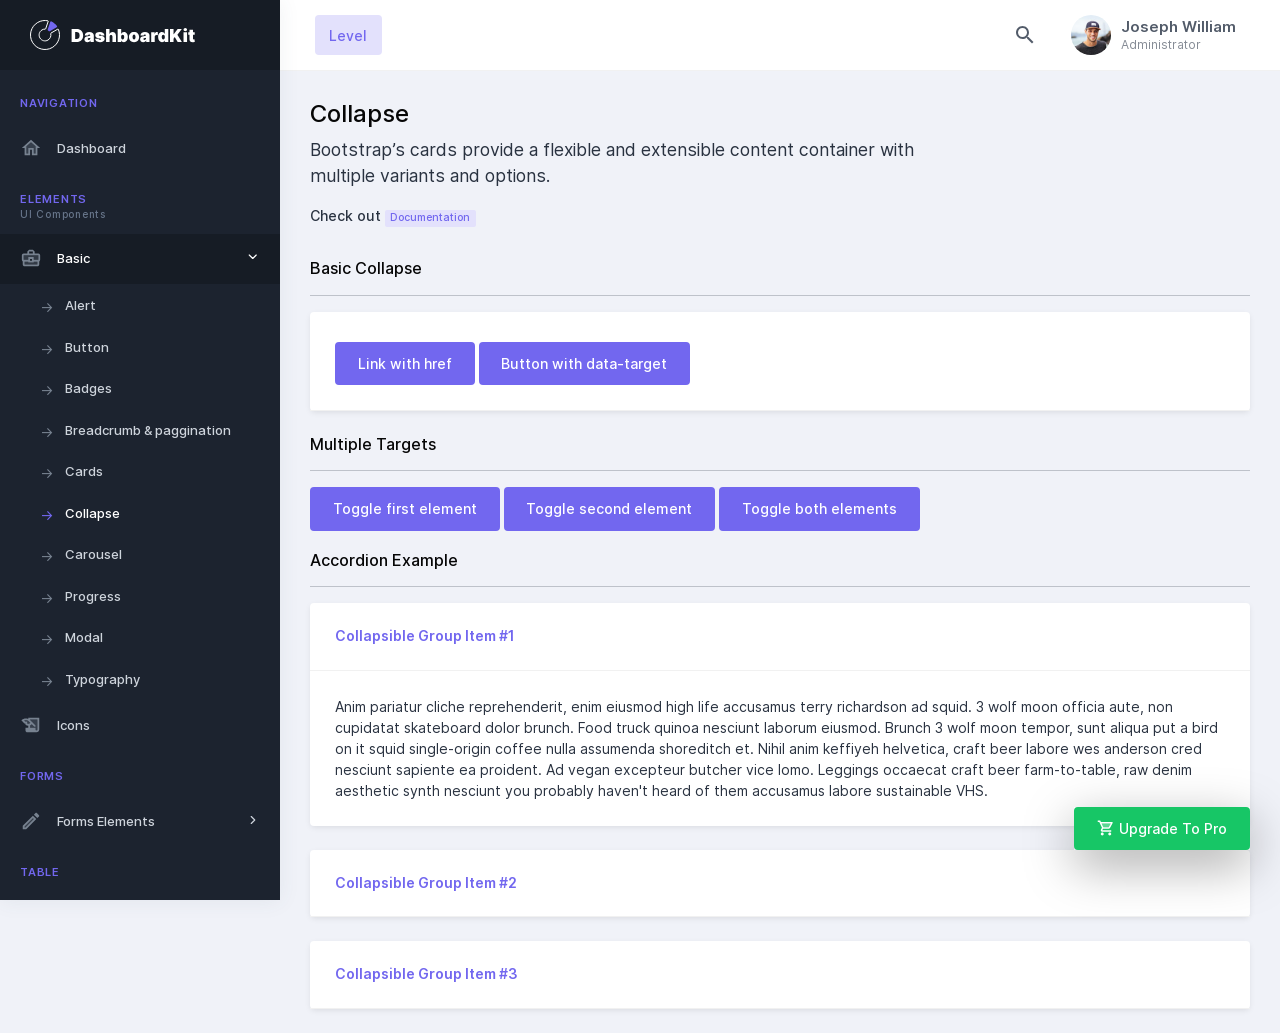
<file: wwwroot/admin/bc_collapse.html>
<!DOCTYPE html>
<html lang="en">
<head>
	<title>DashboardKit Bootstrap 5 Admin Template</title>
	<!-- HTML5 Shim and Respond.js IE11 support of HTML5 elements and media queries -->
	<!-- WARNING: Respond.js doesn't work if you view the page via file:// -->
	<!--[if lt IE 11]>
		<script src="https://oss.maxcdn.com/libs/html5shiv/3.7.0/html5shiv.js"></script>
		<script src="https://oss.maxcdn.com/libs/respond.js/1.4.2/respond.min.js"></script>
		<![endif]-->
	<!-- Meta -->
	<meta charset="utf-8">
	<meta name="viewport" content="width=device-width, initial-scale=1.0, user-scalable=0, minimal-ui">
	<meta http-equiv="X-UA-Compatible" content="IE=edge" />
	<meta name="description" content="DashboardKit is made using Bootstrap 5 design framework. Download the free admin template & use it for your project.">
	<meta name="keywords" content="DashboardKit, Dashboard Kit, Dashboard UI Kit, Bootstrap 5, Admin Template, Admin Dashboard, CRM, CMS, Free Bootstrap Admin Template">
	<meta name="author" content="DashboardKit ">


	<!-- Favicon icon -->
	<link rel="icon" href="assets/images/favicon.svg" type="image/x-icon">

	<!-- font css -->
	<link rel="stylesheet" href="assets/fonts/feather.css">
	<link rel="stylesheet" href="assets/fonts/fontawesome.css">
	<link rel="stylesheet" href="assets/fonts/material.css">

	<!-- vendor css -->
	<link rel="stylesheet" href="assets/css/style.css" id="main-style-link">

</head>

<body class="">
	<!-- [ Pre-loader ] start -->
	<div class="loader-bg">
		<div class="loader-track">
			<div class="loader-fill"></div>
		</div>
	</div>
	<!-- [ Pre-loader ] End -->
	<!-- [ Mobile header ] start -->
	<div class="pc-mob-header pc-header">
		<div class="pcm-logo">
			<img src="assets/images/logo.svg" alt="" class="logo logo-lg">
		</div>
		<div class="pcm-toolbar">
			<a href="#!" class="pc-head-link" id="mobile-collapse">
				<div class="hamburger hamburger--arrowturn">
					<div class="hamburger-box">
						<div class="hamburger-inner"></div>
					</div>
				</div>
			</a>
			<a href="#!" class="pc-head-link" id="headerdrp-collapse">
				<i data-feather="align-right"></i>
			</a>
			<a href="#!" class="pc-head-link" id="header-collapse">
				<i data-feather="more-vertical"></i>
			</a>
		</div>
	</div>
	<!-- [ Mobile header ] End -->

	<!-- [ navigation menu ] start -->
	<nav class="pc-sidebar ">
		<div class="navbar-wrapper">
			<div class="m-header">
				<a href="index.html" class="b-brand">
					<!-- ========   change your logo hear   ============ -->
					<img src="assets/images/logo.svg" alt="" class="logo logo-lg">
					<img src="assets/images/logo-sm.svg" alt="" class="logo logo-sm">
				</a>
			</div>
			<div class="navbar-content">
				<ul class="pc-navbar">
					<li class="pc-item pc-caption">
						<label>Navigation</label>
					</li>
					<li class="pc-item">
						<a href="index.html" class="pc-link "><span class="pc-micon"><i class="material-icons-two-tone">home</i></span><span class="pc-mtext">Dashboard</span></a>
					</li>
					<li class="pc-item pc-caption">
						<label>Elements</label>
						<span>UI Components</span>
					</li>
					<li class="pc-item pc-hasmenu">
						<a href="#!" class="pc-link "><span class="pc-micon"><i class="material-icons-two-tone">business_center</i></span><span class="pc-mtext">Basic</span><span class="pc-arrow"><i data-feather="chevron-right"></i></span></a>
						<ul class="pc-submenu">
							<li class="pc-item"><a class="pc-link" href="bc_alert.html">Alert</a></li>
							<li class="pc-item"><a class="pc-link" href="bc_button.html">Button</a></li>
							<li class="pc-item"><a class="pc-link" href="bc_badges.html">Badges</a></li>
							<li class="pc-item"><a class="pc-link" href="bc_breadcrumb-pagination.html">Breadcrumb & paggination</a></li>
							<li class="pc-item"><a class="pc-link" href="bc_card.html">Cards</a></li>
							<li class="pc-item"><a class="pc-link" href="bc_collapse.html">Collapse</a></li>
							<li class="pc-item"><a class="pc-link" href="bc_carousel.html">Carousel</a></li>
							<li class="pc-item"><a class="pc-link" href="bc_progress.html">Progress</a></li>
							<li class="pc-item"><a class="pc-link" href="bc_modal.html">Modal</a></li>

							<li class="pc-item"><a class="pc-link" href="bc_typography.html">Typography</a></li>
						</ul>
					</li>
					<li class="pc-item">
						<a href="icon-feather.html" class="pc-link "><span class="pc-micon"><i class="material-icons-two-tone">history_edu</i></span><span class="pc-mtext">Icons</span></a>
					</li>
					<li class="pc-item pc-caption">
						<label>Forms</label>
					</li>
					<li class="pc-item pc-hasmenu">
						<a href="#!" class="pc-link "><span class="pc-micon"><i class="material-icons-two-tone">edit</i></span><span class="pc-mtext">Forms Elements</span><span class="pc-arrow"><i data-feather="chevron-right"></i></span></a>
						<ul class="pc-submenu">
							<li class="pc-item"><a class="pc-link" href="form_elements.html">Form Basic</a></li>
							<li class="pc-item"><a class="pc-link" href="form2_input_group.html">Input Groups</a></li>
							<li class="pc-item"><a class="pc-link" href="form2_checkbox.html">Checkbox</a></li>
							<li class="pc-item"><a class="pc-link" href="form2_radio.html">Radio</a></li>
						</ul>
					</li>
					<li class="pc-item pc-caption">
						<label>table</label>
					</li>
					<li class="pc-item">
						<a href="tbl_bootstrap.html" class="pc-link "><span class="pc-micon"><i class="material-icons-two-tone">table_rows</i></span><span class="pc-mtext">Bootstrap table</span></a>
					</li>
					<li class="pc-item pc-caption">
						<label>Chart & Maps</label>
						<span>Tones of readymade charts</span>
					</li>
					<li class="pc-item">
						<a href="chart-apex.html" class="pc-link "><span class="pc-micon"><i class="material-icons-two-tone">bubble_chart</i></span><span class="pc-mtext">Chart</span></a>
					</li>
					<li class="pc-item">
						<a href="map-google.html" class="pc-link "><span class="pc-micon"><i class="material-icons-two-tone">my_location</i></span><span class="pc-mtext">Maps</span></a>
					</li>
					<li class="pc-item pc-caption">
						<label>Pages</label>
						<span>Redymade Pages</span>
					</li>
					<li class="pc-item pc-hasmenu">
						<a href="#!" class="pc-link"><span class="pc-micon"><i class="material-icons-two-tone">https</i></span><span class="pc-mtext">Authentication</span><span class="pc-arrow"><i data-feather="chevron-right"></i></span></a>
						<ul class="pc-submenu">
							<li class="pc-item"><a class="pc-link" href="auth-signup.html" target="_blank">Sign up</a></li>
							<li class="pc-item"><a class="pc-link" href="auth-signin.html" target="_blank">Sign in</a></li>
						</ul>
					</li>
					<li class="pc-item pc-caption">
						<label>Other</label>
						<span>Extra more things</span>
					</li>
					<li class="pc-item pc-hasmenu">
						<a href="#!" class="pc-link"><span class="pc-micon"><i class="material-icons-two-tone">list_alt</i></span><span class="pc-mtext">Menu levels</span><span class="pc-arrow"><i data-feather="chevron-right"></i></span></a>
						<ul class="pc-submenu">
							<li class="pc-item"><a class="pc-link" href="#!">Menu Level 2.1</a></li>
							<li class="pc-item pc-hasmenu">
								<a href="#!" class="pc-link">Menu level 2.2<span class="pc-arrow"><i data-feather="chevron-right"></i></span></a>
								<ul class="pc-submenu">
									<li class="pc-item"><a class="pc-link" href="#!">Menu level 3.1</a></li>
									<li class="pc-item"><a class="pc-link" href="#!">Menu level 3.2</a></li>
									<li class="pc-item pc-hasmenu">
										<a href="#!" class="pc-link">Menu level 3.3<span class="pc-arrow"><i data-feather="chevron-right"></i></span></a>
										<ul class="pc-submenu">
											<li class="pc-item"><a class="pc-link" href="#!">Menu level 4.1</a></li>
											<li class="pc-item"><a class="pc-link" href="#!">Menu level 4.2</a></li>
										</ul>
									</li>
								</ul>
							</li>
							<li class="pc-item pc-hasmenu">
								<a href="#!" class="pc-link">Menu level 2.3<span class="pc-arrow"><i data-feather="chevron-right"></i></span></a>
								<ul class="pc-submenu">
									<li class="pc-item"><a class="pc-link" href="#!">Menu level 3.1</a></li>
									<li class="pc-item"><a class="pc-link" href="#!">Menu level 3.2</a></li>
									<li class="pc-item pc-hasmenu">
										<a href="#!" class="pc-link">Menu level 3.3<span class="pc-arrow"><i data-feather="chevron-right"></i></span></a>
										<ul class="pc-submenu">
											<li class="pc-item"><a class="pc-link" href="#!">Menu level 4.1</a></li>
											<li class="pc-item"><a class="pc-link" href="#!">Menu level 4.2</a></li>
										</ul>
									</li>
								</ul>
							</li>
						</ul>
					</li>
					<li class="pc-item"><a href="sample-page.html" class="pc-link "><span class="pc-micon"><i class="material-icons-two-tone">storefront</i></span><span class="pc-mtext">Sample page</span></a></li>

				</ul>
			</div>
		</div>
	</nav>
	<!-- [ navigation menu ] end -->
	<!-- [ Header ] start -->
	<header class="pc-header ">
		<div class="header-wrapper">
			<div class="mr-auto pc-mob-drp">
				<ul class="list-unstyled">
					<li class="dropdown pc-h-item">
						<a class="pc-head-link active dropdown-toggle arrow-none mr-0" data-toggle="dropdown" href="#" role="button" aria-haspopup="false" aria-expanded="false">
							Level
						</a>
						<div class="dropdown-menu pc-h-dropdown">
							<a href="#!" class="dropdown-item">
								<i class="material-icons-two-tone">account_circle</i>
								<span>My Account</span>
							</a>
							<div class="pc-level-menu">
								<a href="#!" class="dropdown-item">
									<i class="material-icons-two-tone">list_alt</i>
									<span class="float-right"><i data-feather="chevron-right" class="mr-0"></i></span>
									<span>Level2.1</span>
								</a>
								<div class="dropdown-menu pc-h-dropdown">
									<a href="#!" class="dropdown-item">
										<i class="fas fa-circle"></i>
										<span>My Account</span>
									</a>
									<a href="#!" class="dropdown-item">
										<i class="fas fa-circle"></i>
										<span>Settings</span>
									</a>
									<a href="#!" class="dropdown-item">
										<i class="fas fa-circle"></i>
										<span>Support</span>
									</a>
									<a href="#!" class="dropdown-item">
										<i class="fas fa-circle"></i>
										<span>Lock Screen</span>
									</a>
									<a href="#!" class="dropdown-item">
										<i class="fas fa-circle"></i>
										<span>Logout</span>
									</a>
								</div>
							</div>
							<a href="#!" class="dropdown-item">
								<i class="material-icons-two-tone">settings</i>
								<span>Settings</span>
							</a>
							<a href="#!" class="dropdown-item">
								<i class="material-icons-two-tone">support</i>
								<span>Support</span>
							</a>
							<a href="#!" class="dropdown-item">
								<i class="material-icons-two-tone">https</i>
								<span>Lock Screen</span>
							</a>
							<a href="#!" class="dropdown-item">
								<i class="material-icons-two-tone">chrome_reader_mode</i>
								<span>Logout</span>
							</a>
						</div>
					</li>
				</ul>
			</div>
			<div class="ml-auto">
				<ul class="list-unstyled">
					<li class="dropdown pc-h-item">
						<a class="pc-head-link dropdown-toggle arrow-none mr-0" data-toggle="dropdown" href="#" role="button" aria-haspopup="false" aria-expanded="false">
							<i class="material-icons-two-tone">search</i>
						</a>
						<div class="dropdown-menu dropdown-menu-right pc-h-dropdown drp-search">
							<form class="px-3">
								<div class="form-group mb-0 d-flex align-items-center">
									<i data-feather="search"></i>
									<input type="search" class="form-control border-0 shadow-none" placeholder="Search here. . .">
								</div>
							</form>
						</div>
					</li>
					<li class="dropdown pc-h-item">
						<a class="pc-head-link dropdown-toggle arrow-none mr-0" data-toggle="dropdown" href="#" role="button" aria-haspopup="false" aria-expanded="false">
							<img src="assets/images/user/avatar-2.jpg" alt="user-image" class="user-avtar">
							<span>
								<span class="user-name">Joseph William</span>
								<span class="user-desc">Administrator</span>
							</span>
						</a>
						<div class="dropdown-menu dropdown-menu-right pc-h-dropdown">
							<div class=" dropdown-header">
								<h5 class="text-overflow m-0"><span class="badge bg-light-primary"><a href="https://gumroad.com/dashboardkit" target="_blank">Upgrade to Pro</a></span></h5>
							</div>
				
							<a href="auth-signin.html" class="dropdown-item">
								<i class="material-icons-two-tone">chrome_reader_mode</i>
								<span>Logout</span>
							</a>
						</div>
					</li>
				</ul>
			</div>

		</div>
	</header>
	<!-- [ Header ] end -->

<!-- [ Main Content ] start -->
<div class="pc-container">
	<div class="pcoded-content">
		<!-- [ Main Content ] start -->
		<div class="row mb-3">
				<div class="col-md-8">
					<h3>Collapse</h3>
					<p class="lead">Bootstrap’s cards provide a flexible and extensible content container with multiple variants and options.</p>
					<p class="f-w-500">Check out <a href="http://html.phoenixcoded.net/nextro-new/docs/index-bc-package.html#page-collapse" target="_blank" class="badge bg-light-primary">Documentation</a></p>
				</div>
		</div>
		<div class="row">
			<!-- [ basic-collapse ] start -->
			<div class="col-sm-12">
				<h5 class="mb-3">Basic Collapse</h5>
				<hr>
				<div class="card">
					<div class="card-header">
						<a class="btn  btn-primary  m-t-5" data-toggle="collapse" href="#collapseExample" role="button" aria-expanded="false" aria-controls="collapseExample">Link with href</a>
						<button class="btn btn-primary  m-t-5" type="button" data-toggle="collapse" data-target="#collapseExample" aria-expanded="false" aria-controls="collapseExample">Button with data-target</button>
					</div>
					<div class="collapse" id="collapseExample">
						<div class="card-body">
							<p class="mb-0">Anim pariatur cliche reprehenderit, enim eiusmod high life accusamus terry richardson ad squid. Nihil anim keffiyeh helvetica, craft beer labore wes anderson cred nesciunt sapiente ea
								proident.</p>
						</div>
					</div>
				</div>
			</div>
			<!-- [ basic-collapse ] end -->
			<!-- [ multiple-collapse ] start -->
			<div class="col-sm-12 mb-3">
				<h5 class="mb-3">Multiple Targets</h5>
				<hr>
				<a class="btn mb-1 btn-primary" data-toggle="collapse" href="#multiCollapseExample1" role="button" aria-expanded="false" aria-controls="multiCollapseExample1">Toggle first element</a>
				<button class="btn mb-1 btn-primary" type="button" data-toggle="collapse" data-target="#multiCollapseExample2" aria-expanded="false" aria-controls="multiCollapseExample2">Toggle second element</button>
				<button class="btn mb-1 btn-primary" type="button" data-toggle="collapse" data-target=".multi-collapse" aria-expanded="false" aria-controls="multiCollapseExample1 multiCollapseExample2">Toggle both elements</button>
				<div class="row">
					<div class="col-sm-6">
						<div class="collapse multi-collapse mt-2" id="multiCollapseExample1">
							<div class="card">
								<div class="card-body">
									<p class="mb-0">Anim pariatur cliche reprehenderit, enim eiusmod high life accusamus terry richardson ad squid. Nihil anim keffiyeh helvetica, craft beer labore wes anderson cred nesciunt
										sapiente ea
										proident.</p>
								</div>
							</div>
						</div>
					</div>
					<div class="col-sm-6">
						<div class="collapse multi-collapse mt-2" id="multiCollapseExample2">
							<div class="card">
								<div class="card-body">
									<p class="mb-0">Anim pariatur cliche reprehenderit, enim eiusmod high life accusamus terry richardson ad squid. Nihil anim keffiyeh helvetica, craft beer labore wes anderson cred nesciunt
										sapiente ea
										proident.</p>
								</div>
							</div>
						</div>
					</div>
				</div>
			</div>
			<!-- [ multiple-collapse ] end -->
			<!-- [ accordion-collapse ] start -->
			<div class="col-sm-12">
				<h5 class="mb-3">Accordion Example</h5>
				<hr>
				<div class="accordion" id="accordionExample">
					<div class="card">
						<div class="card-header" id="headingOne">
							<h5 class="mb-0"><a href="#!" data-toggle="collapse" data-target="#collapseOne" aria-expanded="true" aria-controls="collapseOne">Collapsible Group Item #1</a></h5>
						</div>
						<div id="collapseOne" class=" card-body collapse show" aria-labelledby="headingOne" data-parent="#accordionExample">
							Anim pariatur cliche reprehenderit, enim eiusmod high life accusamus terry richardson ad squid. 3 wolf moon officia aute, non cupidatat skateboard dolor brunch. Food truck quinoa nesciunt laborum
							eiusmod. Brunch 3 wolf moon tempor, sunt aliqua put a bird on it squid single-origin coffee nulla assumenda shoreditch et. Nihil anim keffiyeh helvetica, craft beer labore wes anderson cred nesciunt
							sapiente ea proident. Ad vegan excepteur butcher vice lomo. Leggings occaecat craft beer farm-to-table, raw denim aesthetic synth nesciunt you probably haven't heard of them accusamus labore
							sustainable VHS.
						</div>
					</div>
					<div class="card">
						<div class="card-header" id="headingTwo">
							<h5 class="mb-0"><a href="#!" class="collapsed" data-toggle="collapse" data-target="#collapseTwo" aria-expanded="false" aria-controls="collapseTwo">Collapsible Group Item #2</a></h5>
						</div>
						<div id="collapseTwo" class="collapse card-body" aria-labelledby="headingTwo" data-parent="#accordionExample">
							Anim pariatur cliche reprehenderit, enim eiusmod high life accusamus terry richardson ad squid. 3 wolf moon officia aute, non cupidatat skateboard dolor brunch. Food truck quinoa nesciunt laborum
							eiusmod. Brunch 3 wolf moon tempor, sunt aliqua put a bird on it squid single-origin coffee nulla assumenda shoreditch et. Nihil anim keffiyeh helvetica, craft beer labore wes anderson cred nesciunt
							sapiente ea proident. Ad vegan excepteur butcher vice lomo. Leggings occaecat craft beer farm-to-table, raw denim aesthetic synth nesciunt you probably haven't heard of them accusamus labore
							sustainable VHS.
						</div>
					</div>
					<div class="card">
						<div class="card-header" id="headingThree">
							<h5 class="mb-0"><a href="#!" class="collapsed" data-toggle="collapse" data-target="#collapseThree" aria-expanded="false" aria-controls="collapseThree">Collapsible Group Item #3</a></h5>
						</div>
						<div id="collapseThree" class="card-body collapse" aria-labelledby="headingThree" data-parent="#accordionExample">
							Anim pariatur cliche reprehenderit, enim eiusmod high life accusamus terry richardson ad squid. 3 wolf moon officia aute, non cupidatat skateboard dolor brunch. Food truck quinoa nesciunt laborum
							eiusmod. Brunch 3 wolf moon tempor, sunt aliqua put a bird on it squid single-origin coffee nulla assumenda shoreditch et. Nihil anim keffiyeh helvetica, craft beer labore wes anderson cred nesciunt
							sapiente ea proident. Ad vegan excepteur butcher vice lomo. Leggings occaecat craft beer farm-to-table, raw denim aesthetic synth nesciunt you probably haven't heard of them accusamus labore
							sustainable VHS.
						</div>
					</div>
				</div>
			</div>
			<!-- [ accordion-collapse ] end -->
		</div>
		<!-- [ Main Content ] end -->
	</div>
</div>
<!-- [ Main Content ] end -->
    <!-- Warning Section start -->
    <!-- Older IE warning message -->
    <!--[if lt IE 11]>
        <div class="ie-warning">
            <h1>Warning!!</h1>
            <p>You are using an outdated version of Internet Explorer, please upgrade
               <br/>to any of the following web browsers to access this website.
            </p>
            <div class="iew-container">
                <ul class="iew-download">
                    <li>
                        <a href="http://www.google.com/chrome/">
                            <img src="assets/images/browser/chrome.png" alt="Chrome">
                            <div>Chrome</div>
                        </a>
                    </li>
                    <li>
                        <a href="https://www.mozilla.org/en-US/firefox/new/">
                            <img src="assets/images/browser/firefox.png" alt="Firefox">
                            <div>Firefox</div>
                        </a>
                    </li>
                    <li>
                        <a href="http://www.opera.com">
                            <img src="assets/images/browser/opera.png" alt="Opera">
                            <div>Opera</div>
                        </a>
                    </li>
                    <li>
                        <a href="https://www.apple.com/safari/">
                            <img src="assets/images/browser/safari.png" alt="Safari">
                            <div>Safari</div>
                        </a>
                    </li>
                    <li>
                        <a href="http://windows.microsoft.com/en-us/internet-explorer/download-ie">
                            <img src="assets/images/browser/ie.png" alt="">
                            <div>IE (11 & above)</div>
                        </a>
                    </li>
                </ul>
            </div>
            <p>Sorry for the inconvenience!</p>
        </div>
    <![endif]-->
    <!-- Warning Section Ends -->
    <!-- Required Js -->
    <script src="assets/js/vendor-all.min.js"></script>
    <script src="assets/js/plugins/bootstrap.min.js"></script>
    <script src="assets/js/plugins/feather.min.js"></script>
    <script src="assets/js/pcoded.min.js"></script>
    <!-- <script src="https://cdnjs.cloudflare.com/ajax/libs/highlight.js/9.12.0/highlight.min.js"></script> -->
    <!-- <script src="assets/js/plugins/clipboard.min.js"></script> -->
    <!-- <script src="assets/js/uikit.min.js"></script> -->

<script>
    $("body").append('<div class="fixed-button active"><a href="https://gumroad.com/dashboardkit" target="_blank" class="btn btn-md btn-success"><i class="material-icons-two-tone text-white">shopping_cart</i> Upgrade To Pro</a> </div>');
</script>

</body>
</html>
</file>
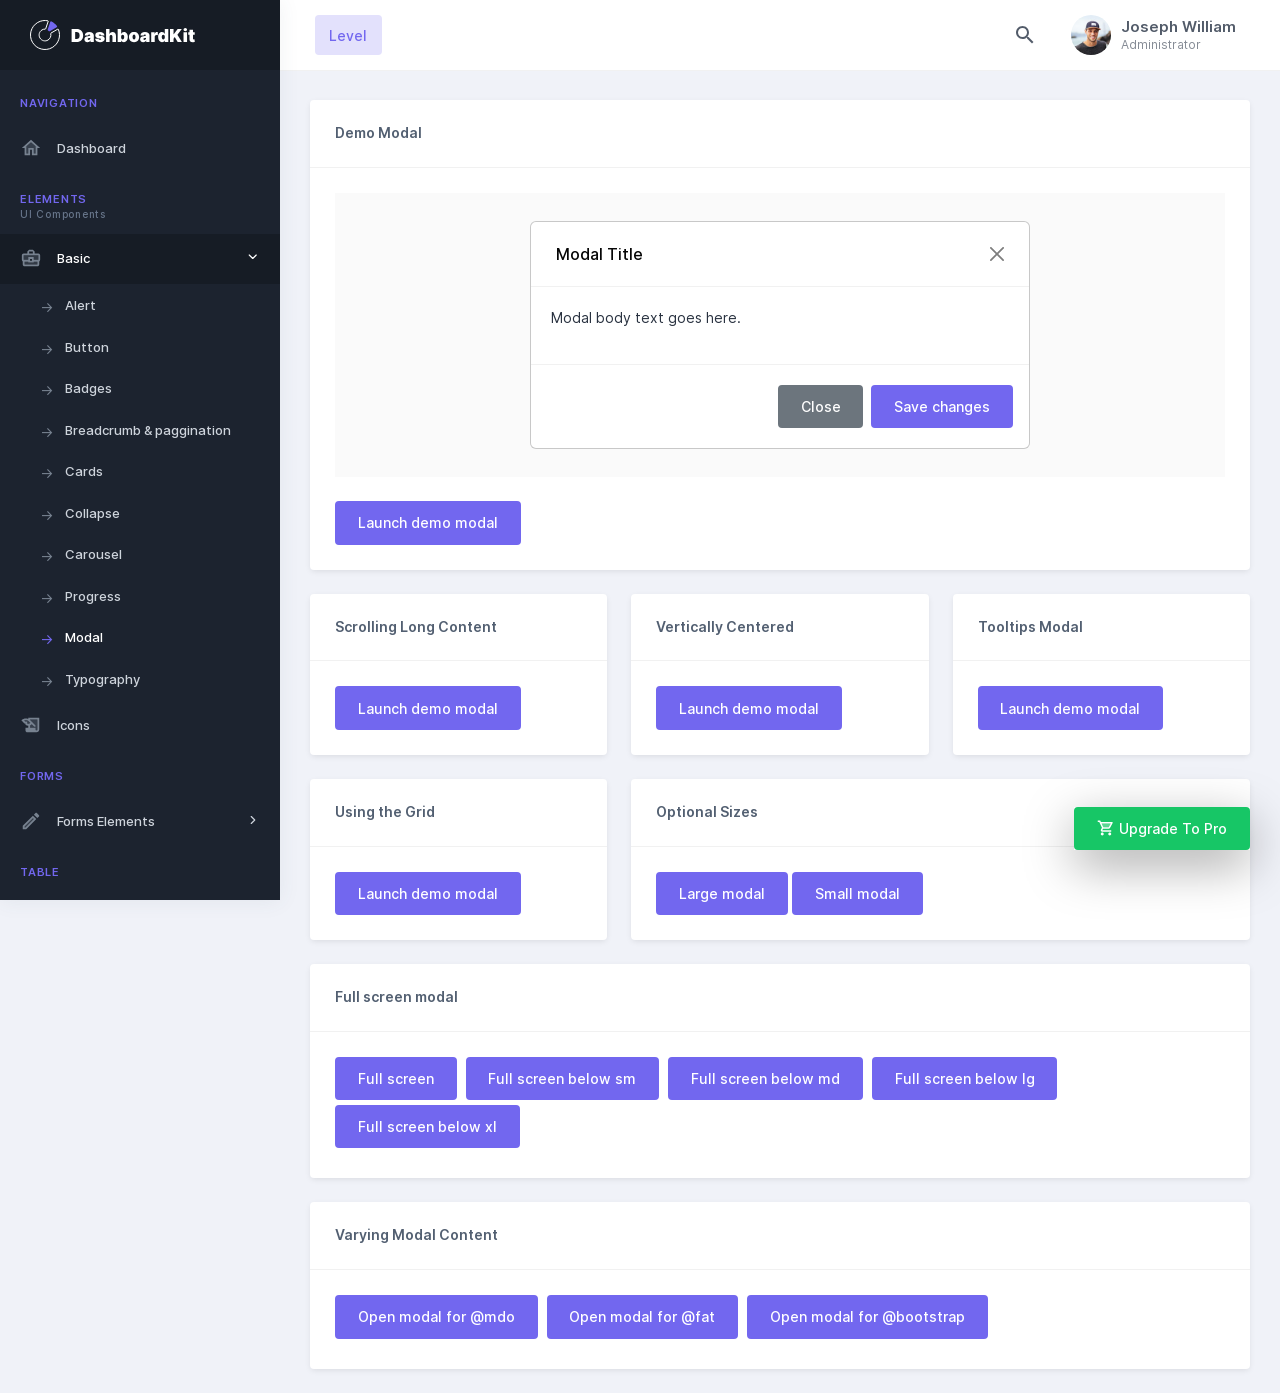
<file: wwwroot/admin/bc_modal.html>
<!DOCTYPE html>
<html lang="en">

<head>
	<title>DashboardKit Bootstrap 5 Admin Template</title>
	<!-- HTML5 Shim and Respond.js IE11 support of HTML5 elements and media queries -->
	<!-- WARNING: Respond.js doesn't work if you view the page via file:// -->
	<!--[if lt IE 11]>
		<script src="https://oss.maxcdn.com/libs/html5shiv/3.7.0/html5shiv.js"></script>
		<script src="https://oss.maxcdn.com/libs/respond.js/1.4.2/respond.min.js"></script>
		<![endif]-->
	<!-- Meta -->
	<meta charset="utf-8">
	<meta name="viewport" content="width=device-width, initial-scale=1.0, user-scalable=0, minimal-ui">
	<meta http-equiv="X-UA-Compatible" content="IE=edge" />
	<meta name="description" content="DashboardKit is made using Bootstrap 5 design framework. Download the free admin template & use it for your project.">
	<meta name="keywords" content="DashboardKit, Dashboard Kit, Dashboard UI Kit, Bootstrap 5, Admin Template, Admin Dashboard, CRM, CMS, Free Bootstrap Admin Template">
	<meta name="author" content="DashboardKit ">


	<!-- Favicon icon -->
	<link rel="icon" href="assets/images/favicon.svg" type="image/x-icon">

	<!-- font css -->
	<link rel="stylesheet" href="assets/fonts/feather.css">
	<link rel="stylesheet" href="assets/fonts/fontawesome.css">
	<link rel="stylesheet" href="assets/fonts/material.css">

	<!-- vendor css -->
	<link rel="stylesheet" href="assets/css/style.css" id="main-style-link">

</head>

<body class="">
	<!-- [ Pre-loader ] start -->
	<div class="loader-bg">
		<div class="loader-track">
			<div class="loader-fill"></div>
		</div>
	</div>
	<!-- [ Pre-loader ] End -->
	<!-- [ Mobile header ] start -->
	<div class="pc-mob-header pc-header">
		<div class="pcm-logo">
			<img src="assets/images/logo.svg" alt="" class="logo logo-lg">
		</div>
		<div class="pcm-toolbar">
			<a href="#!" class="pc-head-link" id="mobile-collapse">
				<div class="hamburger hamburger--arrowturn">
					<div class="hamburger-box">
						<div class="hamburger-inner"></div>
					</div>
				</div>
			</a>
			<a href="#!" class="pc-head-link" id="headerdrp-collapse">
				<i data-feather="align-right"></i>
			</a>
			<a href="#!" class="pc-head-link" id="header-collapse">
				<i data-feather="more-vertical"></i>
			</a>
		</div>
	</div>
	<!-- [ Mobile header ] End -->

	<!-- [ navigation menu ] start -->
	<nav class="pc-sidebar ">
		<div class="navbar-wrapper">
			<div class="m-header">
				<a href="index.html" class="b-brand">
					<!-- ========   change your logo hear   ============ -->
					<img src="assets/images/logo.svg" alt="" class="logo logo-lg">
					<img src="assets/images/logo-sm.svg" alt="" class="logo logo-sm">
				</a>
			</div>
			<div class="navbar-content">
				<ul class="pc-navbar">
					<li class="pc-item pc-caption">
						<label>Navigation</label>
					</li>
					<li class="pc-item">
						<a href="index.html" class="pc-link "><span class="pc-micon"><i class="material-icons-two-tone">home</i></span><span class="pc-mtext">Dashboard</span></a>
					</li>
					<li class="pc-item pc-caption">
						<label>Elements</label>
						<span>UI Components</span>
					</li>
					<li class="pc-item pc-hasmenu">
						<a href="#!" class="pc-link "><span class="pc-micon"><i class="material-icons-two-tone">business_center</i></span><span class="pc-mtext">Basic</span><span class="pc-arrow"><i data-feather="chevron-right"></i></span></a>
						<ul class="pc-submenu">
							<li class="pc-item"><a class="pc-link" href="bc_alert.html">Alert</a></li>
							<li class="pc-item"><a class="pc-link" href="bc_button.html">Button</a></li>
							<li class="pc-item"><a class="pc-link" href="bc_badges.html">Badges</a></li>
							<li class="pc-item"><a class="pc-link" href="bc_breadcrumb-pagination.html">Breadcrumb & paggination</a></li>
							<li class="pc-item"><a class="pc-link" href="bc_card.html">Cards</a></li>
							<li class="pc-item"><a class="pc-link" href="bc_collapse.html">Collapse</a></li>
							<li class="pc-item"><a class="pc-link" href="bc_carousel.html">Carousel</a></li>
							<li class="pc-item"><a class="pc-link" href="bc_progress.html">Progress</a></li>
							<li class="pc-item"><a class="pc-link" href="bc_modal.html">Modal</a></li>

							<li class="pc-item"><a class="pc-link" href="bc_typography.html">Typography</a></li>
						</ul>
					</li>
					<li class="pc-item">
						<a href="icon-feather.html" class="pc-link "><span class="pc-micon"><i class="material-icons-two-tone">history_edu</i></span><span class="pc-mtext">Icons</span></a>
					</li>
					<li class="pc-item pc-caption">
						<label>Forms</label>
					</li>
					<li class="pc-item pc-hasmenu">
						<a href="#!" class="pc-link "><span class="pc-micon"><i class="material-icons-two-tone">edit</i></span><span class="pc-mtext">Forms Elements</span><span class="pc-arrow"><i data-feather="chevron-right"></i></span></a>
						<ul class="pc-submenu">
							<li class="pc-item"><a class="pc-link" href="form_elements.html">Form Basic</a></li>
							<li class="pc-item"><a class="pc-link" href="form2_input_group.html">Input Groups</a></li>
							<li class="pc-item"><a class="pc-link" href="form2_checkbox.html">Checkbox</a></li>
							<li class="pc-item"><a class="pc-link" href="form2_radio.html">Radio</a></li>
						</ul>
					</li>
					<li class="pc-item pc-caption">
						<label>table</label>
					</li>
					<li class="pc-item">
						<a href="tbl_bootstrap.html" class="pc-link "><span class="pc-micon"><i class="material-icons-two-tone">table_rows</i></span><span class="pc-mtext">Bootstrap table</span></a>
					</li>
					<li class="pc-item pc-caption">
						<label>Chart & Maps</label>
						<span>Tones of readymade charts</span>
					</li>
					<li class="pc-item">
						<a href="chart-apex.html" class="pc-link "><span class="pc-micon"><i class="material-icons-two-tone">bubble_chart</i></span><span class="pc-mtext">Chart</span></a>
					</li>
					<li class="pc-item">
						<a href="map-google.html" class="pc-link "><span class="pc-micon"><i class="material-icons-two-tone">my_location</i></span><span class="pc-mtext">Maps</span></a>
					</li>
					<li class="pc-item pc-caption">
						<label>Pages</label>
						<span>Redymade Pages</span>
					</li>
					<li class="pc-item pc-hasmenu">
						<a href="#!" class="pc-link"><span class="pc-micon"><i class="material-icons-two-tone">https</i></span><span class="pc-mtext">Authentication</span><span class="pc-arrow"><i data-feather="chevron-right"></i></span></a>
						<ul class="pc-submenu">
							<li class="pc-item"><a class="pc-link" href="auth-signup.html" target="_blank">Sign up</a></li>
							<li class="pc-item"><a class="pc-link" href="auth-signin.html" target="_blank">Sign in</a></li>
						</ul>
					</li>
					<li class="pc-item pc-caption">
						<label>Other</label>
						<span>Extra more things</span>
					</li>
					<li class="pc-item pc-hasmenu">
						<a href="#!" class="pc-link"><span class="pc-micon"><i class="material-icons-two-tone">list_alt</i></span><span class="pc-mtext">Menu levels</span><span class="pc-arrow"><i data-feather="chevron-right"></i></span></a>
						<ul class="pc-submenu">
							<li class="pc-item"><a class="pc-link" href="#!">Menu Level 2.1</a></li>
							<li class="pc-item pc-hasmenu">
								<a href="#!" class="pc-link">Menu level 2.2<span class="pc-arrow"><i data-feather="chevron-right"></i></span></a>
								<ul class="pc-submenu">
									<li class="pc-item"><a class="pc-link" href="#!">Menu level 3.1</a></li>
									<li class="pc-item"><a class="pc-link" href="#!">Menu level 3.2</a></li>
									<li class="pc-item pc-hasmenu">
										<a href="#!" class="pc-link">Menu level 3.3<span class="pc-arrow"><i data-feather="chevron-right"></i></span></a>
										<ul class="pc-submenu">
											<li class="pc-item"><a class="pc-link" href="#!">Menu level 4.1</a></li>
											<li class="pc-item"><a class="pc-link" href="#!">Menu level 4.2</a></li>
										</ul>
									</li>
								</ul>
							</li>
							<li class="pc-item pc-hasmenu">
								<a href="#!" class="pc-link">Menu level 2.3<span class="pc-arrow"><i data-feather="chevron-right"></i></span></a>
								<ul class="pc-submenu">
									<li class="pc-item"><a class="pc-link" href="#!">Menu level 3.1</a></li>
									<li class="pc-item"><a class="pc-link" href="#!">Menu level 3.2</a></li>
									<li class="pc-item pc-hasmenu">
										<a href="#!" class="pc-link">Menu level 3.3<span class="pc-arrow"><i data-feather="chevron-right"></i></span></a>
										<ul class="pc-submenu">
											<li class="pc-item"><a class="pc-link" href="#!">Menu level 4.1</a></li>
											<li class="pc-item"><a class="pc-link" href="#!">Menu level 4.2</a></li>
										</ul>
									</li>
								</ul>
							</li>
						</ul>
					</li>
					<li class="pc-item"><a href="sample-page.html" class="pc-link "><span class="pc-micon"><i class="material-icons-two-tone">storefront</i></span><span class="pc-mtext">Sample page</span></a></li>

				</ul>
			</div>
		</div>
	</nav>
	<!-- [ navigation menu ] end -->
	<!-- [ Header ] start -->
	<header class="pc-header ">
		<div class="header-wrapper">
			<div class="mr-auto pc-mob-drp">
				<ul class="list-unstyled">
					<li class="dropdown pc-h-item">
						<a class="pc-head-link active dropdown-toggle arrow-none mr-0" data-toggle="dropdown" href="#" role="button" aria-haspopup="false" aria-expanded="false">
							Level
						</a>
						<div class="dropdown-menu pc-h-dropdown">
							<a href="#!" class="dropdown-item">
								<i class="material-icons-two-tone">account_circle</i>
								<span>My Account</span>
							</a>
							<div class="pc-level-menu">
								<a href="#!" class="dropdown-item">
									<i class="material-icons-two-tone">list_alt</i>
									<span class="float-right"><i data-feather="chevron-right" class="mr-0"></i></span>
									<span>Level2.1</span>
								</a>
								<div class="dropdown-menu pc-h-dropdown">
									<a href="#!" class="dropdown-item">
										<i class="fas fa-circle"></i>
										<span>My Account</span>
									</a>
									<a href="#!" class="dropdown-item">
										<i class="fas fa-circle"></i>
										<span>Settings</span>
									</a>
									<a href="#!" class="dropdown-item">
										<i class="fas fa-circle"></i>
										<span>Support</span>
									</a>
									<a href="#!" class="dropdown-item">
										<i class="fas fa-circle"></i>
										<span>Lock Screen</span>
									</a>
									<a href="#!" class="dropdown-item">
										<i class="fas fa-circle"></i>
										<span>Logout</span>
									</a>
								</div>
							</div>
							<a href="#!" class="dropdown-item">
								<i class="material-icons-two-tone">settings</i>
								<span>Settings</span>
							</a>
							<a href="#!" class="dropdown-item">
								<i class="material-icons-two-tone">support</i>
								<span>Support</span>
							</a>
							<a href="#!" class="dropdown-item">
								<i class="material-icons-two-tone">https</i>
								<span>Lock Screen</span>
							</a>
							<a href="#!" class="dropdown-item">
								<i class="material-icons-two-tone">chrome_reader_mode</i>
								<span>Logout</span>
							</a>
						</div>
					</li>
				</ul>
			</div>
			<div class="ml-auto">
				<ul class="list-unstyled">
					<li class="dropdown pc-h-item">
						<a class="pc-head-link dropdown-toggle arrow-none mr-0" data-toggle="dropdown" href="#" role="button" aria-haspopup="false" aria-expanded="false">
							<i class="material-icons-two-tone">search</i>
						</a>
						<div class="dropdown-menu dropdown-menu-right pc-h-dropdown drp-search">
							<form class="px-3">
								<div class="form-group mb-0 d-flex align-items-center">
									<i data-feather="search"></i>
									<input type="search" class="form-control border-0 shadow-none" placeholder="Search here. . .">
								</div>
							</form>
						</div>
					</li>
					<li class="dropdown pc-h-item">
						<a class="pc-head-link dropdown-toggle arrow-none mr-0" data-toggle="dropdown" href="#" role="button" aria-haspopup="false" aria-expanded="false">
							<img src="assets/images/user/avatar-2.jpg" alt="user-image" class="user-avtar">
							<span>
								<span class="user-name">Joseph William</span>
								<span class="user-desc">Administrator</span>
							</span>
						</a>
						<div class="dropdown-menu dropdown-menu-right pc-h-dropdown">
							<div class=" dropdown-header">
								<h5 class="text-overflow m-0"><span class="badge bg-light-primary"><a href="https://gumroad.com/dashboardkit" target="_blank">Upgrade to Pro</a></span></h5>
							</div>
				
							<a href="auth-signin.html" class="dropdown-item">
								<i class="material-icons-two-tone">chrome_reader_mode</i>
								<span>Logout</span>
							</a>
						</div>
					</li>
				</ul>
			</div>

		</div>
	</header>
	<!-- [ Header ] end -->

<!-- [ Main Content ] start -->
<div class="pc-container">
	<div class="pcoded-content">
		<!-- [ Main Content ] start -->
		<div class="row">
			<!-- [ demo-modal ] start -->
			<div class="col-sm-12">
				<div class="card">
					<div class="card-header">
						<h5>Demo Modal</h5>
					</div>
					<div class="card-body">
						<div class="bd-example-modal mb-4">
							<div class="modal" tabindex="-1" role="dialog">
								<div class="modal-dialog" role="document">
									<div class="modal-content">
										<div class="modal-header">
											<h5 class="modal-title">Modal Title</h5>
											<button type="button" class="btn-close" data-dismiss="modal" aria-label="Close"></button>
										</div>
										<div class="modal-body">
											<p>Modal body text goes here.</p>
										</div>
										<div class="modal-footer">
											<button type="button" class="btn  btn-secondary" data-dismiss="modal">Close</button>
											<button type="button" class="btn  btn-primary mr-0">Save changes</button>
										</div>
									</div>
								</div>
							</div>
						</div>
						<div id="exampleModalLive" class="modal fade" tabindex="-1" role="dialog" aria-labelledby="exampleModalLiveLabel" aria-hidden="true">
							<div class="modal-dialog" role="document">
								<div class="modal-content">
									<div class="modal-header">
										<h5 class="modal-title" id="exampleModalLiveLabel">Modal Title</h5>
										<button type="button" class="btn-close" data-dismiss="modal" aria-label="Close"></button>
									</div>
									<div class="modal-body">
										<p>Woohoo, you're reading this text in a modal!</p>
									</div>
									<div class="modal-footer">
										<button type="button" class="btn  btn-secondary" data-dismiss="modal">Close</button>
										<button type="button" class="btn  btn-primary">Save changes</button>
									</div>
								</div>
							</div>
						</div>
						<button type="button" class="btn  btn-primary" data-toggle="modal" data-target="#exampleModalLive">Launch demo modal</button>
					</div>
				</div>
			</div>
			<!-- [ demo-modal ] end -->
			<!-- [ Scrolling-modal ] start -->
			<div class="col-xl-4 col-md-6">
				<div class="card">
					<div class="card-header">
						<h5>Scrolling Long Content</h5>
					</div>
					<div class="card-body">
						<div id="exampleModalLong" class="modal fade" tabindex="-1" role="dialog" aria-labelledby="exampleModalLongTitle" aria-hidden="true">
							<div class="modal-dialog" role="document">
								<div class="modal-content">
									<div class="modal-header">
										<h5 class="modal-title" id="exampleModalLongTitle">Modal Title</h5>
										<button type="button" class="btn-close" data-dismiss="modal" aria-label="Close"></button>
									</div>
									<div class="modal-body">
										<p>Cras mattis consectetur purus sit amet fermentum. Cras justo odio, dapibus ac facilisis in, egestas eget quam. Morbi leo risus, porta ac consectetur ac, vestibulum at eros.</p>
										<p>Praesent commodo cursus magna, vel scelerisque nisl consectetur et. Vivamus sagittis lacus vel augue laoreet rutrum faucibus dolor auctor.</p>
										<p>Aenean lacinia bibendum nulla sed consectetur. Praesent commodo cursus magna, vel scelerisque nisl consectetur et. Donec sed odio dui. Donec ullamcorper nulla non metus auctor fringilla.</p>
										<p>Cras mattis consectetur purus sit amet fermentum. Cras justo odio, dapibus ac facilisis in, egestas eget quam. Morbi leo risus, porta ac consectetur ac, vestibulum at eros.</p>
										<p>Praesent commodo cursus magna, vel scelerisque nisl consectetur et. Vivamus sagittis lacus vel augue laoreet rutrum faucibus dolor auctor.</p>
										<p>Aenean lacinia bibendum nulla sed consectetur. Praesent commodo cursus magna, vel scelerisque nisl consectetur et. Donec sed odio dui. Donec ullamcorper nulla non metus auctor fringilla.</p>
										<p>Cras mattis consectetur purus sit amet fermentum. Cras justo odio, dapibus ac facilisis in, egestas eget quam. Morbi leo risus, porta ac consectetur ac, vestibulum at eros.</p>
										<p>Praesent commodo cursus magna, vel scelerisque nisl consectetur et. Vivamus sagittis lacus vel augue laoreet rutrum faucibus dolor auctor.</p>
										<p>Aenean lacinia bibendum nulla sed consectetur. Praesent commodo cursus magna, vel scelerisque nisl consectetur et. Donec sed odio dui. Donec ullamcorper nulla non metus auctor fringilla.</p>
										<p>Cras mattis consectetur purus sit amet fermentum. Cras justo odio, dapibus ac facilisis in, egestas eget quam. Morbi leo risus, porta ac consectetur ac, vestibulum at eros.</p>
										<p>Praesent commodo cursus magna, vel scelerisque nisl consectetur et. Vivamus sagittis lacus vel augue laoreet rutrum faucibus dolor auctor.</p>
										<p>Aenean lacinia bibendum nulla sed consectetur. Praesent commodo cursus magna, vel scelerisque nisl consectetur et. Donec sed odio dui. Donec ullamcorper nulla non metus auctor fringilla.</p>
										<p>Cras mattis consectetur purus sit amet fermentum. Cras justo odio, dapibus ac facilisis in, egestas eget quam. Morbi leo risus, porta ac consectetur ac, vestibulum at eros.</p>
										<p>Praesent commodo cursus magna, vel scelerisque nisl consectetur et. Vivamus sagittis lacus vel augue laoreet rutrum faucibus dolor auctor.</p>
										<p>Aenean lacinia bibendum nulla sed consectetur. Praesent commodo cursus magna, vel scelerisque nisl consectetur et. Donec sed odio dui. Donec ullamcorper nulla non metus auctor fringilla.</p>
										<p>Cras mattis consectetur purus sit amet fermentum. Cras justo odio, dapibus ac facilisis in, egestas eget quam. Morbi leo risus, porta ac consectetur ac, vestibulum at eros.</p>
										<p>Praesent commodo cursus magna, vel scelerisque nisl consectetur et. Vivamus sagittis lacus vel augue laoreet rutrum faucibus dolor auctor.</p>
										<p>Aenean lacinia bibendum nulla sed consectetur. Praesent commodo cursus magna, vel scelerisque nisl consectetur et. Donec sed odio dui. Donec ullamcorper nulla non metus auctor fringilla.</p>
									</div>
									<div class="modal-footer">
										<button type="button" class="btn  btn-secondary" data-dismiss="modal">Close</button>
										<button type="button" class="btn  btn-primary">Save changes</button>
									</div>
								</div>
							</div>
						</div>
						<button type="button" class="btn  btn-primary" data-toggle="modal" data-target="#exampleModalLong">Launch demo modal</button>
					</div>
				</div>
			</div>
			<!-- [ Scrolling-modal ] end -->
			<!-- [ vertically-modal ] start -->
			<div class="col-xl-4 col-md-6">
				<div class="card">
					<div class="card-header">
						<h5>Vertically Centered</h5>
					</div>
					<div class="card-body">
						<div id="exampleModalCenter" class="modal fade" tabindex="-1" role="dialog" aria-labelledby="exampleModalCenterTitle" aria-hidden="true">
							<div class="modal-dialog modal-dialog-centered" role="document">
								<div class="modal-content">
									<div class="modal-header">
										<h5 class="modal-title" id="exampleModalCenterTitle">Modal Title</h5>
										<button type="button" class="btn-close" data-dismiss="modal" aria-label="Close"></button>
									</div>
									<div class="modal-body">
										<p>Cras mattis consectetur purus sit amet fermentum. Cras justo odio, dapibus ac facilisis in, egestas eget quam. Morbi leo risus, porta ac consectetur ac, vestibulum at eros.</p>
									</div>
									<div class="modal-footer">
										<button type="button" class="btn  btn-secondary" data-dismiss="modal">Close</button>
										<button type="button" class="btn  btn-primary">Save changes</button>
									</div>
								</div>
							</div>
						</div>
						<button type="button" class="btn  btn-primary" data-toggle="modal" data-target="#exampleModalCenter">Launch demo modal</button>
					</div>
				</div>
			</div>
			<!-- [ vertically-modal ] end -->
			<!-- [ tooltip-modal ] start -->
			<div class="col-xl-4 col-md-6">
				<div class="card">
					<div class="card-header">
						<h5>Tooltips Modal</h5>
					</div>
					<div class="card-body">
						<div id="exampleModalPopovers" class="modal fade" tabindex="-1" role="dialog" aria-labelledby="exampleModalPopoversLabel" aria-hidden="true">
							<div class="modal-dialog" role="document">
								<div class="modal-content">
									<div class="modal-header">
										<h5 class="modal-title" id="exampleModalPopoversLabel">Modal Title</h5>
										<button type="button" class="btn-close" data-dismiss="modal" aria-label="Close"></button>
									</div>
									<div class="modal-body">
										<h5>Tooltips in a Button</h5>
										<p>This <a href="#!" role="button" class="btn  btn-secondary tooltip-test" data-toggle="tooltip" title="Button Tooltip" data-container="#exampleModalPopovers">button</a>
											triggers a popover on click.</p>
										<hr />
										<h5>Tooltips in a modal</h5>
										<p><a href="#!" class="tooltip-test" data-toggle="tooltip" title="Tooltip" data-container="#exampleModalPopovers">This link</a> and <a href="#!" class="tooltip-test" data-toggle="tooltip" title="Tooltip"
												data-container="#exampleModalPopovers">that
												link</a> have tooltips on hover.</p>
									</div>
									<div class="modal-footer">
										<button type="button" class="btn  btn-secondary" data-dismiss="modal">Close</button>
										<button type="button" class="btn  btn-primary">Save changes</button>
									</div>
								</div>
							</div>
						</div>
						<button type="button" class="btn  btn-primary" data-toggle="modal" data-target="#exampleModalPopovers">Launch demo modal</button>
					</div>
				</div>
			</div>
			<!-- [ tooltip-modal ] end -->
			<!-- [ grid-modal ] start -->
			<div class="col-xl-4 col-md-6">
				<div class="card">
					<div class="card-header">
						<h5>Using the Grid</h5>
					</div>
					<div class="card-body">
						<div id="gridSystemModal" class="modal fade" tabindex="-1" role="dialog" aria-labelledby="gridModalLabel" aria-hidden="true">
							<div class="modal-dialog" role="document">
								<div class="modal-content">
									<div class="modal-header">
										<h5 class="modal-title" id="gridModalLabel">Grids in Modals</h5>
										<button type="button" class="btn-close" data-dismiss="modal" aria-label="Close"></button>
									</div>
									<div class="modal-body">
										<div class="container-fluid bd-example-row">
											<div class="row">
												<div class="col-md-4">.col-md-4</div>
												<div class="col-md-4 ml-auto">.col-md-4 .ml-auto</div>
											</div>
											<div class="row">
												<div class="col-md-3 ml-auto">.col-md-3 .ml-auto</div>
												<div class="col-md-2 ml-auto">.col-md-2 .ml-auto</div>
											</div>
											<div class="row">
												<div class="col-md-6 ml-auto">.col-md-6 .ml-auto</div>
											</div>
											<div class="row">
												<div class="col-sm-9">
													Level 1: .col-sm-9
													<div class="row">
														<div class="col-8 col-sm-6">
															Level 2: .col-8 .col-sm-6
														</div>
														<div class="col-4 col-sm-6">
															Level 2: .col-4 .col-sm-6
														</div>
													</div>
												</div>
											</div>
										</div>
									</div>
									<div class="modal-footer">
										<button type="button" class="btn  btn-secondary" data-dismiss="modal">Close</button>
										<button type="button" class="btn  btn-primary">Save changes</button>
									</div>
								</div>
							</div>
						</div>
						<button type="button" class="btn  btn-primary" data-toggle="modal" data-target="#gridSystemModal">Launch demo modal</button>
					</div>
				</div>
			</div>
			<!-- [ grid-modal ] end -->
			<!-- [ optional-modal ] start -->
			<div class="col-xl-8 col-md-6">
				<div class="card">
					<div class="card-header">
						<h5>Optional Sizes</h5>
					</div>
					<div class="card-body">
						<button type="button" class="btn  btn-primary " data-toggle="modal" data-target=".bd-example-modal-lg">Large modal</button>
						<button type="button" class="btn  btn-primary " data-toggle="modal" data-target=".bd-example-modal-sm">Small modal</button>
						<div class="modal fade bd-example-modal-lg" tabindex="-1" role="dialog" aria-labelledby="myLargeModalLabel" aria-hidden="true">
							<div class="modal-dialog modal-lg">
								<div class="modal-content">
									<div class="modal-header">
										<h5 class="modal-title h4" id="myLargeModalLabel">Large Modal</h5>
										<button type="button" class="btn-close" data-dismiss="modal" aria-label="Close"></button>
									</div>
									<div class="modal-body">
										...
									</div>
								</div>
							</div>
						</div>
						<div class="modal fade bd-example-modal-sm" tabindex="-1" role="dialog" aria-labelledby="mySmallModalLabel" aria-hidden="true">
							<div class="modal-dialog modal-sm">
								<div class="modal-content">
									<div class="modal-header">
										<h5 class="modal-title h4" id="mySmallModalLabel">Small Modal</h5>
										<button type="button" class="btn-close" data-dismiss="modal" aria-label="Close"></button>
									</div>
									<div class="modal-body">
										...
									</div>
								</div>
							</div>
						</div>
					</div>
				</div>
			</div>
			<!-- [ optional-modal ] end -->
			<!-- [ Full screen modal ] start -->
			<div class="col-xl-12">
				<div class="card">
					<div class="card-header">
						<h5>Full screen modal</h5>
					</div>
					<div class="card-body">
						<div class="btn-page">
							<button type="button" class="btn btn-primary" data-toggle="modal" data-target="#exampleModalFullscreen">Full screen</button>
							<button type="button" class="btn btn-primary" data-toggle="modal" data-target="#exampleModalFullscreenSm">Full screen below sm</button>
							<button type="button" class="btn btn-primary" data-toggle="modal" data-target="#exampleModalFullscreenMd">Full screen below md</button>
							<button type="button" class="btn btn-primary" data-toggle="modal" data-target="#exampleModalFullscreenLg">Full screen below lg</button>
							<button type="button" class="btn btn-primary" data-toggle="modal" data-target="#exampleModalFullscreenXl">Full screen below xl</button>
						</div>
						<div class="modal fade" id="exampleModalFullscreen" tabindex="-1" aria-labelledby="exampleModalFullscreenLabel" aria-hidden="true">
							<div class="modal-dialog modal-fullscreen">
								<div class="modal-content">
									<div class="modal-header">
										<h5 class="modal-title h4" id="exampleModalFullscreenLabel">Full screen modal</h5>
										<button type="button" class="btn-close" data-dismiss="modal" aria-label="Close">
										</button>
									</div>
									<div class="modal-body">
										<p>Cras mattis consectetur purus sit amet fermentum. Cras justo odio, dapibus ac facilisis in, egestas eget quam. Morbi leo risus, porta ac consectetur ac, vestibulum at eros.</p>
										<p>Praesent commodo cursus magna, vel scelerisque nisl consectetur et. Vivamus sagittis lacus vel augue laoreet rutrum faucibus dolor auctor.</p>
										<p>Aenean lacinia bibendum nulla sed consectetur. Praesent commodo cursus magna, vel scelerisque nisl consectetur et. Donec sed odio dui. Donec ullamcorper nulla non metus auctor fringilla.</p>
										<p>Cras mattis consectetur purus sit amet fermentum. Cras justo odio, dapibus ac facilisis in, egestas eget quam. Morbi leo risus, porta ac consectetur ac, vestibulum at eros.</p>
										<p>Praesent commodo cursus magna, vel scelerisque nisl consectetur et. Vivamus sagittis lacus vel augue laoreet rutrum faucibus dolor auctor.</p>
										<p>Aenean lacinia bibendum nulla sed consectetur. Praesent commodo cursus magna, vel scelerisque nisl consectetur et. Donec sed odio dui. Donec ullamcorper nulla non metus auctor fringilla.</p>
										<p>Cras mattis consectetur purus sit amet fermentum. Cras justo odio, dapibus ac facilisis in, egestas eget quam. Morbi leo risus, porta ac consectetur ac, vestibulum at eros.</p>
										<p>Praesent commodo cursus magna, vel scelerisque nisl consectetur et. Vivamus sagittis lacus vel augue laoreet rutrum faucibus dolor auctor.</p>
										<p>Aenean lacinia bibendum nulla sed consectetur. Praesent commodo cursus magna, vel scelerisque nisl consectetur et. Donec sed odio dui. Donec ullamcorper nulla non metus auctor fringilla.</p>
										<p>Cras mattis consectetur purus sit amet fermentum. Cras justo odio, dapibus ac facilisis in, egestas eget quam. Morbi leo risus, porta ac consectetur ac, vestibulum at eros.</p>
										<p>Praesent commodo cursus magna, vel scelerisque nisl consectetur et. Vivamus sagittis lacus vel augue laoreet rutrum faucibus dolor auctor.</p>
										<p>Aenean lacinia bibendum nulla sed consectetur. Praesent commodo cursus magna, vel scelerisque nisl consectetur et. Donec sed odio dui. Donec ullamcorper nulla non metus auctor fringilla.</p>
										<p>Cras mattis consectetur purus sit amet fermentum. Cras justo odio, dapibus ac facilisis in, egestas eget quam. Morbi leo risus, porta ac consectetur ac, vestibulum at eros.</p>
										<p>Praesent commodo cursus magna, vel scelerisque nisl consectetur et. Vivamus sagittis lacus vel augue laoreet rutrum faucibus dolor auctor.</p>
										<p>Aenean lacinia bibendum nulla sed consectetur. Praesent commodo cursus magna, vel scelerisque nisl consectetur et. Donec sed odio dui. Donec ullamcorper nulla non metus auctor fringilla.</p>
										<p>Cras mattis consectetur purus sit amet fermentum. Cras justo odio, dapibus ac facilisis in, egestas eget quam. Morbi leo risus, porta ac consectetur ac, vestibulum at eros.</p>
										<p>Praesent commodo cursus magna, vel scelerisque nisl consectetur et. Vivamus sagittis lacus vel augue laoreet rutrum faucibus dolor auctor.</p>
										<p>Aenean lacinia bibendum nulla sed consectetur. Praesent commodo cursus magna, vel scelerisque nisl consectetur et. Donec sed odio dui. Donec ullamcorper nulla non metus auctor fringilla.</p>
									</div>
									<div class="modal-footer">
										<button type="button" class="btn btn-secondary" data-dismiss="modal">Close</button>
									</div>
								</div>
							</div>
						</div>
						<div class="modal fade" id="exampleModalFullscreenSm" tabindex="-1" aria-labelledby="exampleModalFullscreenSmLabel" aria-hidden="true">
							<div class="modal-dialog modal-fullscreen-sm-down">
								<div class="modal-content">
									<div class="modal-header">
										<h5 class="modal-title h4" id="exampleModalFullscreenSmLabel">Full screen below sm</h5>
										<button type="button" class="btn-close" data-dismiss="modal" aria-label="Close">
										</button>
									</div>
									<div class="modal-body">
										...
									</div>
									<div class="modal-footer">
										<button type="button" class="btn btn-secondary" data-dismiss="modal">Close</button>
									</div>
								</div>
							</div>
						</div>
						<div class="modal fade" id="exampleModalFullscreenMd" tabindex="-1" aria-labelledby="exampleModalFullscreenMdLabel" aria-hidden="true">
							<div class="modal-dialog modal-fullscreen-md-down">
								<div class="modal-content">
									<div class="modal-header">
										<h5 class="modal-title h4" id="exampleModalFullscreenMdLabel">Full screen below md</h5>
										<button type="button" class="btn-close" data-dismiss="modal" aria-label="Close">
										</button>
									</div>
									<div class="modal-body">
										...
									</div>
									<div class="modal-footer">
										<button type="button" class="btn btn-secondary" data-dismiss="modal">Close</button>
									</div>
								</div>
							</div>
						</div>
						<div class="modal fade" id="exampleModalFullscreenLg" tabindex="-1" aria-labelledby="exampleModalFullscreenLgLabel" aria-hidden="true">
							<div class="modal-dialog modal-fullscreen-lg-down">
								<div class="modal-content">
									<div class="modal-header">
										<h5 class="modal-title h4" id="exampleModalFullscreenLgLabel">Full screen below lg</h5>
										<button type="button" class="btn-close" data-dismiss="modal" aria-label="Close">
										</button>
									</div>
									<div class="modal-body">
										...
									</div>
									<div class="modal-footer">
										<button type="button" class="btn btn-secondary" data-dismiss="modal">Close</button>
									</div>
								</div>
							</div>
						</div>
						<div class="modal fade" id="exampleModalFullscreenXl" tabindex="-1" aria-labelledby="exampleModalFullscreenXlLabel" aria-hidden="true">
							<div class="modal-dialog modal-fullscreen-xl-down">
								<div class="modal-content">
									<div class="modal-header">
										<h5 class="modal-title h4" id="exampleModalFullscreenXlLabel">Full screen below xl</h5>
										<button type="button" class="btn-close" data-dismiss="modal" aria-label="Close">
										</button>
									</div>
									<div class="modal-body">
										...
									</div>
									<div class="modal-footer">
										<button type="button" class="btn btn-secondary" data-dismiss="modal">Close</button>
									</div>
								</div>
							</div>
						</div>
					</div>
				</div>
			</div>
			<!-- [ Full screen modal ] end -->
			<!-- [ varying-modal ] start -->
			<div class="col-sm-12">
				<div class="card">
					<div class="card-header">
						<h5>Varying Modal Content</h5>
					</div>
					<div class="card-body btn-page">
						<button type="button" class="btn  btn-primary" data-toggle="modal" data-target="#exampleModal" data-whatever="@mdo">Open modal for @mdo</button>
						<button type="button" class="btn  btn-primary" data-toggle="modal" data-target="#exampleModal" data-whatever="@fat">Open modal for @fat</button>
						<button type="button" class="btn  btn-primary" data-toggle="modal" data-target="#exampleModal" data-whatever="@getbootstrap">Open modal for @bootstrap</button>
						<div class="modal fade" id="exampleModal" tabindex="-1" role="dialog" aria-labelledby="exampleModalLabel" aria-hidden="true">
							<div class="modal-dialog" role="document">
								<div class="modal-content">
									<div class="modal-header">
										<h5 class="modal-title" id="exampleModalLabel">New message</h5>
										<button type="button" class="btn-close" data-dismiss="modal" aria-label="Close"></button>
									</div>
									<div class="modal-body">
										<form>
											<div class="form-group">
												<label for="recipient-name" class="col-form-label">Recipient:</label>
												<input type="text" class="form-control" id="recipient-name">
											</div>
											<div class="form-group">
												<label for="message-text" class="col-form-label">Message:</label>
												<textarea class="form-control" id="message-text"></textarea>
											</div>
										</form>
									</div>
									<div class="modal-footer">
										<button type="button" class="btn  btn-secondary" data-dismiss="modal">Close</button>
										<button type="button" class="btn  btn-primary">Send message</button>
									</div>
								</div>
							</div>
						</div>
					</div>
				</div>
			</div>
			<!-- [ varying-modal ] end -->
		</div>
		<!-- [ Main Content ] end -->
	</div>
</div>
<!-- [ Main Content ] end --       >
     <!-- Warning Section start -->
     <!-- Older IE warning message -->
     <!--[if lt IE 11]>
         <div class="ie-warning">
             <h1>Warning!!</h1>
             <p>You are using an outdated version of Internet Explorer, please upgrade
                <br/>to any of the following web browsers to access this website.
             </p>
             <div class="iew-container">
                 <ul class="iew-download">
                     <li>
                         <a href="http://www.google.com/chrome/">
                             <img src="assets/images/browser/chrome.png" alt="Chrome">
                             <div>Chrome</div>
                         </a>
                     </li>
                     <li>
                         <a href="https://www.mozilla.org/en-US/firefox/new/">
                             <img src="assets/images/browser/firefox.png" alt="Firefox">
                             <div>Firefox</div>
                         </a>
                     </li>
                     <li>
                         <a href="http://www.opera.com">
                             <img src="assets/images/browser/opera.png" alt="Opera">
                             <div>Opera</div>
                         </a>
                     </li>
                     <li>
                         <a href="https://www.apple.com/safari/">
                             <img src="assets/images/browser/safari.png" alt="Safari">
                             <div>Safari</div>
                         </a>
                     </li>
                     <li>
                         <a href="http://windows.microsoft.com/en-us/internet-explorer/download-ie">
                             <img src="assets/images/browser/ie.png" alt="">
                             <div>IE (11 & above)</div>
                         </a>
                     </li>
                 </ul>
             </div>
             <p>Sorry for the inconvenience!</p>
         </div>
     <![endif]-->
     <!-- Warning Section Ends -->
     <!-- Required Js -->
     <script src="assets/js/vendor-all.min.js"></script>
     <script src="assets/js/plugins/bootstrap.min.js"></script>
     <script src="assets/js/plugins/feather.min.js"></script>
     <script src="assets/js/pcoded.min.js"></script>
     <!-- <script src="https://cdnjs.cloudflare.com/ajax/libs/highlight.js/9.12.0/highlight.min.js"></script> -->
     <!-- <script src="assets/js/plugins/clipboard.min.js"></script> -->
     <!-- <script src="assets/js/uikit.min.js"></script> -->

<script>
	$('#exampleModal').on('show.bs.modal', function(event) {
		var button = $(event.relatedTarget)
		var recipient = button.data('whatever')
		var modal = $(this)
		modal.find('.modal-title').text('New message to ' + recipient)
		modal.find('.modal-body input').val(recipient)
	})
</script>
<script>
    $("body").append('<div class="fixed-button active"><a href="https://gumroad.com/dashboardkit" target="_blank" class="btn btn-md btn-success"><i class="material-icons-two-tone text-white">shopping_cart</i> Upgrade To Pro</a> </div>');
</script>

</body>

</html>
</file>
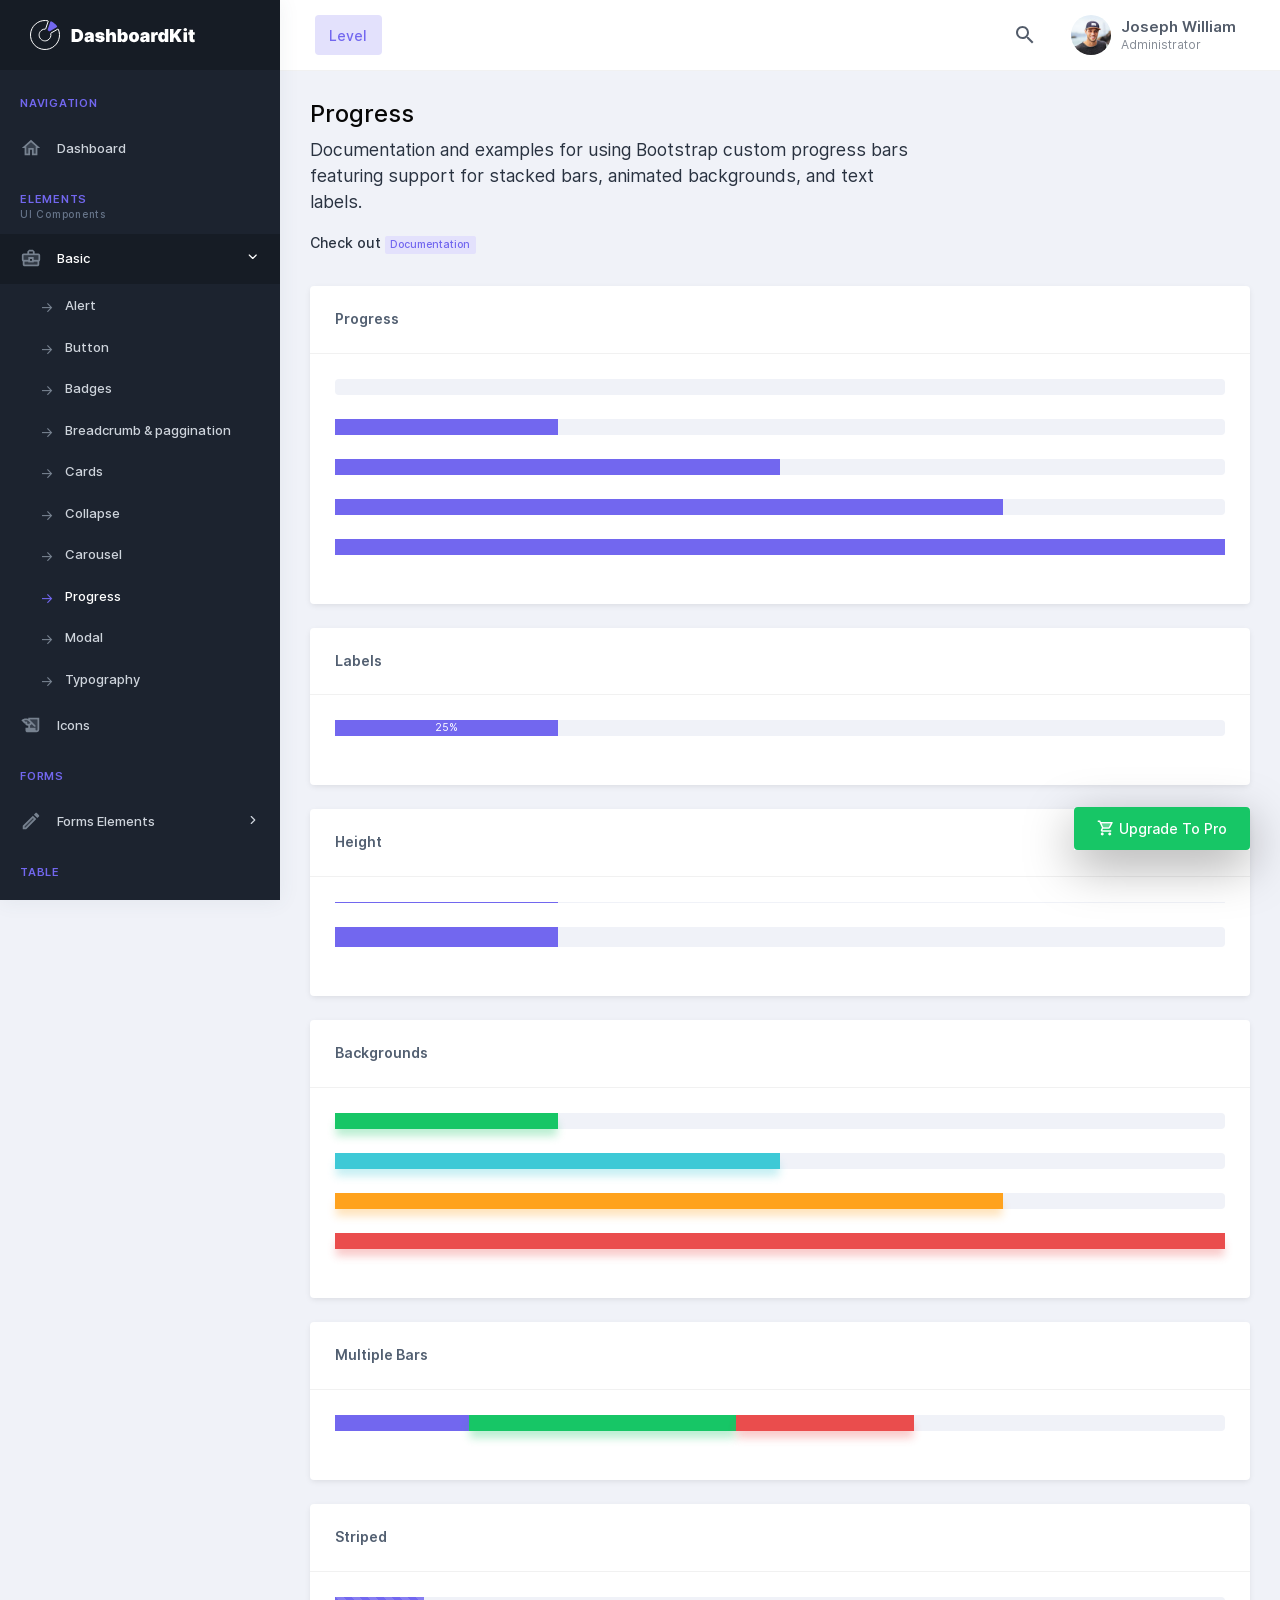
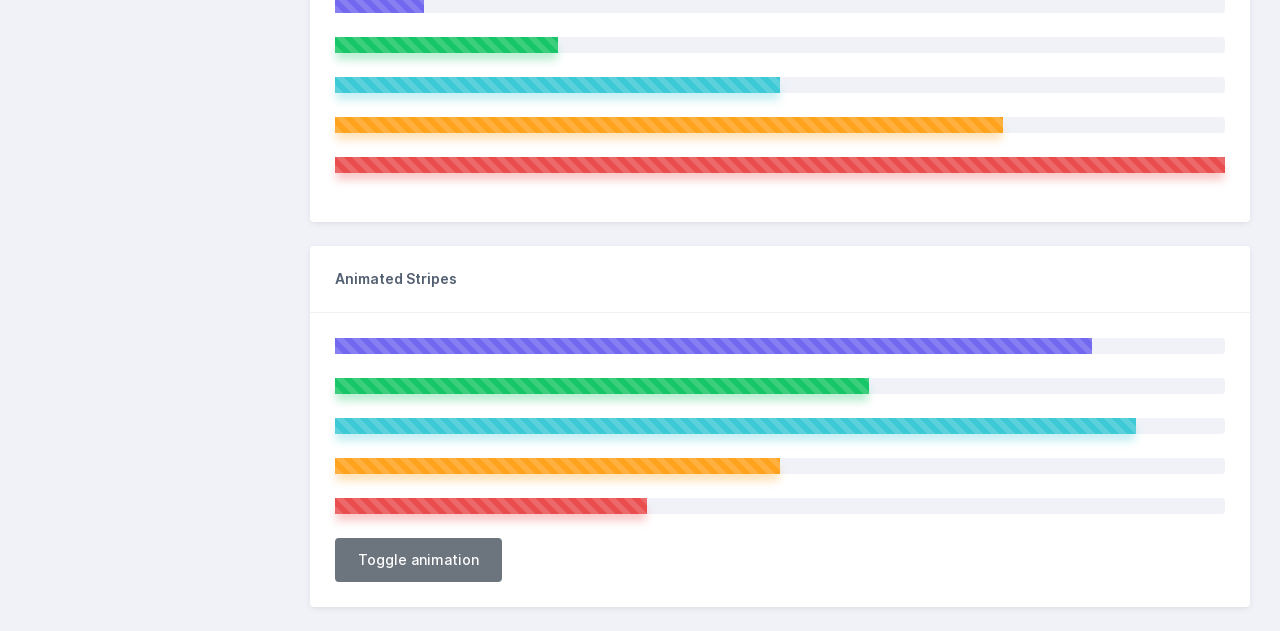
<file: wwwroot/admin/bc_progress.html>
<!DOCTYPE html>
<html lang="en">
<head>
	<title>DashboardKit Bootstrap 5 Admin Template</title>
	<!-- HTML5 Shim and Respond.js IE11 support of HTML5 elements and media queries -->
	<!-- WARNING: Respond.js doesn't work if you view the page via file:// -->
	<!--[if lt IE 11]>
		<script src="https://oss.maxcdn.com/libs/html5shiv/3.7.0/html5shiv.js"></script>
		<script src="https://oss.maxcdn.com/libs/respond.js/1.4.2/respond.min.js"></script>
		<![endif]-->
	<!-- Meta -->
	<meta charset="utf-8">
	<meta name="viewport" content="width=device-width, initial-scale=1.0, user-scalable=0, minimal-ui">
	<meta http-equiv="X-UA-Compatible" content="IE=edge" />
	<meta name="description" content="DashboardKit is made using Bootstrap 5 design framework. Download the free admin template & use it for your project.">
	<meta name="keywords" content="DashboardKit, Dashboard Kit, Dashboard UI Kit, Bootstrap 5, Admin Template, Admin Dashboard, CRM, CMS, Free Bootstrap Admin Template">
	<meta name="author" content="DashboardKit ">


	<!-- Favicon icon -->
	<link rel="icon" href="assets/images/favicon.svg" type="image/x-icon">

	<!-- font css -->
	<link rel="stylesheet" href="assets/fonts/feather.css">
	<link rel="stylesheet" href="assets/fonts/fontawesome.css">
	<link rel="stylesheet" href="assets/fonts/material.css">

	<!-- vendor css -->
	<link rel="stylesheet" href="assets/css/style.css" id="main-style-link">

</head>

<body class="">
	<!-- [ Pre-loader ] start -->
	<div class="loader-bg">
		<div class="loader-track">
			<div class="loader-fill"></div>
		</div>
	</div>
	<!-- [ Pre-loader ] End -->
	<!-- [ Mobile header ] start -->
	<div class="pc-mob-header pc-header">
		<div class="pcm-logo">
			<img src="assets/images/logo.svg" alt="" class="logo logo-lg">
		</div>
		<div class="pcm-toolbar">
			<a href="#!" class="pc-head-link" id="mobile-collapse">
				<div class="hamburger hamburger--arrowturn">
					<div class="hamburger-box">
						<div class="hamburger-inner"></div>
					</div>
				</div>
			</a>
			<a href="#!" class="pc-head-link" id="headerdrp-collapse">
				<i data-feather="align-right"></i>
			</a>
			<a href="#!" class="pc-head-link" id="header-collapse">
				<i data-feather="more-vertical"></i>
			</a>
		</div>
	</div>
	<!-- [ Mobile header ] End -->

	<!-- [ navigation menu ] start -->
	<nav class="pc-sidebar ">
		<div class="navbar-wrapper">
			<div class="m-header">
				<a href="index.html" class="b-brand">
					<!-- ========   change your logo hear   ============ -->
					<img src="assets/images/logo.svg" alt="" class="logo logo-lg">
					<img src="assets/images/logo-sm.svg" alt="" class="logo logo-sm">
				</a>
			</div>
			<div class="navbar-content">
				<ul class="pc-navbar">
					<li class="pc-item pc-caption">
						<label>Navigation</label>
					</li>
					<li class="pc-item">
						<a href="index.html" class="pc-link "><span class="pc-micon"><i class="material-icons-two-tone">home</i></span><span class="pc-mtext">Dashboard</span></a>
					</li>
					<li class="pc-item pc-caption">
						<label>Elements</label>
						<span>UI Components</span>
					</li>
					<li class="pc-item pc-hasmenu">
						<a href="#!" class="pc-link "><span class="pc-micon"><i class="material-icons-two-tone">business_center</i></span><span class="pc-mtext">Basic</span><span class="pc-arrow"><i data-feather="chevron-right"></i></span></a>
						<ul class="pc-submenu">
							<li class="pc-item"><a class="pc-link" href="bc_alert.html">Alert</a></li>
							<li class="pc-item"><a class="pc-link" href="bc_button.html">Button</a></li>
							<li class="pc-item"><a class="pc-link" href="bc_badges.html">Badges</a></li>
							<li class="pc-item"><a class="pc-link" href="bc_breadcrumb-pagination.html">Breadcrumb & paggination</a></li>
							<li class="pc-item"><a class="pc-link" href="bc_card.html">Cards</a></li>
							<li class="pc-item"><a class="pc-link" href="bc_collapse.html">Collapse</a></li>
							<li class="pc-item"><a class="pc-link" href="bc_carousel.html">Carousel</a></li>
							<li class="pc-item"><a class="pc-link" href="bc_progress.html">Progress</a></li>
							<li class="pc-item"><a class="pc-link" href="bc_modal.html">Modal</a></li>

							<li class="pc-item"><a class="pc-link" href="bc_typography.html">Typography</a></li>
						</ul>
					</li>
					<li class="pc-item">
						<a href="icon-feather.html" class="pc-link "><span class="pc-micon"><i class="material-icons-two-tone">history_edu</i></span><span class="pc-mtext">Icons</span></a>
					</li>
					<li class="pc-item pc-caption">
						<label>Forms</label>
					</li>
					<li class="pc-item pc-hasmenu">
						<a href="#!" class="pc-link "><span class="pc-micon"><i class="material-icons-two-tone">edit</i></span><span class="pc-mtext">Forms Elements</span><span class="pc-arrow"><i data-feather="chevron-right"></i></span></a>
						<ul class="pc-submenu">
							<li class="pc-item"><a class="pc-link" href="form_elements.html">Form Basic</a></li>
							<li class="pc-item"><a class="pc-link" href="form2_input_group.html">Input Groups</a></li>
							<li class="pc-item"><a class="pc-link" href="form2_checkbox.html">Checkbox</a></li>
							<li class="pc-item"><a class="pc-link" href="form2_radio.html">Radio</a></li>
						</ul>
					</li>
					<li class="pc-item pc-caption">
						<label>table</label>
					</li>
					<li class="pc-item">
						<a href="tbl_bootstrap.html" class="pc-link "><span class="pc-micon"><i class="material-icons-two-tone">table_rows</i></span><span class="pc-mtext">Bootstrap table</span></a>
					</li>
					<li class="pc-item pc-caption">
						<label>Chart & Maps</label>
						<span>Tones of readymade charts</span>
					</li>
					<li class="pc-item">
						<a href="chart-apex.html" class="pc-link "><span class="pc-micon"><i class="material-icons-two-tone">bubble_chart</i></span><span class="pc-mtext">Chart</span></a>
					</li>
					<li class="pc-item">
						<a href="map-google.html" class="pc-link "><span class="pc-micon"><i class="material-icons-two-tone">my_location</i></span><span class="pc-mtext">Maps</span></a>
					</li>
					<li class="pc-item pc-caption">
						<label>Pages</label>
						<span>Redymade Pages</span>
					</li>
					<li class="pc-item pc-hasmenu">
						<a href="#!" class="pc-link"><span class="pc-micon"><i class="material-icons-two-tone">https</i></span><span class="pc-mtext">Authentication</span><span class="pc-arrow"><i data-feather="chevron-right"></i></span></a>
						<ul class="pc-submenu">
							<li class="pc-item"><a class="pc-link" href="auth-signup.html" target="_blank">Sign up</a></li>
							<li class="pc-item"><a class="pc-link" href="auth-signin.html" target="_blank">Sign in</a></li>
						</ul>
					</li>
					<li class="pc-item pc-caption">
						<label>Other</label>
						<span>Extra more things</span>
					</li>
					<li class="pc-item pc-hasmenu">
						<a href="#!" class="pc-link"><span class="pc-micon"><i class="material-icons-two-tone">list_alt</i></span><span class="pc-mtext">Menu levels</span><span class="pc-arrow"><i data-feather="chevron-right"></i></span></a>
						<ul class="pc-submenu">
							<li class="pc-item"><a class="pc-link" href="#!">Menu Level 2.1</a></li>
							<li class="pc-item pc-hasmenu">
								<a href="#!" class="pc-link">Menu level 2.2<span class="pc-arrow"><i data-feather="chevron-right"></i></span></a>
								<ul class="pc-submenu">
									<li class="pc-item"><a class="pc-link" href="#!">Menu level 3.1</a></li>
									<li class="pc-item"><a class="pc-link" href="#!">Menu level 3.2</a></li>
									<li class="pc-item pc-hasmenu">
										<a href="#!" class="pc-link">Menu level 3.3<span class="pc-arrow"><i data-feather="chevron-right"></i></span></a>
										<ul class="pc-submenu">
											<li class="pc-item"><a class="pc-link" href="#!">Menu level 4.1</a></li>
											<li class="pc-item"><a class="pc-link" href="#!">Menu level 4.2</a></li>
										</ul>
									</li>
								</ul>
							</li>
							<li class="pc-item pc-hasmenu">
								<a href="#!" class="pc-link">Menu level 2.3<span class="pc-arrow"><i data-feather="chevron-right"></i></span></a>
								<ul class="pc-submenu">
									<li class="pc-item"><a class="pc-link" href="#!">Menu level 3.1</a></li>
									<li class="pc-item"><a class="pc-link" href="#!">Menu level 3.2</a></li>
									<li class="pc-item pc-hasmenu">
										<a href="#!" class="pc-link">Menu level 3.3<span class="pc-arrow"><i data-feather="chevron-right"></i></span></a>
										<ul class="pc-submenu">
											<li class="pc-item"><a class="pc-link" href="#!">Menu level 4.1</a></li>
											<li class="pc-item"><a class="pc-link" href="#!">Menu level 4.2</a></li>
										</ul>
									</li>
								</ul>
							</li>
						</ul>
					</li>
					<li class="pc-item"><a href="sample-page.html" class="pc-link "><span class="pc-micon"><i class="material-icons-two-tone">storefront</i></span><span class="pc-mtext">Sample page</span></a></li>

				</ul>
			</div>
		</div>
	</nav>
	<!-- [ navigation menu ] end -->
	<!-- [ Header ] start -->
	<header class="pc-header ">
		<div class="header-wrapper">
			<div class="mr-auto pc-mob-drp">
				<ul class="list-unstyled">
					<li class="dropdown pc-h-item">
						<a class="pc-head-link active dropdown-toggle arrow-none mr-0" data-toggle="dropdown" href="#" role="button" aria-haspopup="false" aria-expanded="false">
							Level
						</a>
						<div class="dropdown-menu pc-h-dropdown">
							<a href="#!" class="dropdown-item">
								<i class="material-icons-two-tone">account_circle</i>
								<span>My Account</span>
							</a>
							<div class="pc-level-menu">
								<a href="#!" class="dropdown-item">
									<i class="material-icons-two-tone">list_alt</i>
									<span class="float-right"><i data-feather="chevron-right" class="mr-0"></i></span>
									<span>Level2.1</span>
								</a>
								<div class="dropdown-menu pc-h-dropdown">
									<a href="#!" class="dropdown-item">
										<i class="fas fa-circle"></i>
										<span>My Account</span>
									</a>
									<a href="#!" class="dropdown-item">
										<i class="fas fa-circle"></i>
										<span>Settings</span>
									</a>
									<a href="#!" class="dropdown-item">
										<i class="fas fa-circle"></i>
										<span>Support</span>
									</a>
									<a href="#!" class="dropdown-item">
										<i class="fas fa-circle"></i>
										<span>Lock Screen</span>
									</a>
									<a href="#!" class="dropdown-item">
										<i class="fas fa-circle"></i>
										<span>Logout</span>
									</a>
								</div>
							</div>
							<a href="#!" class="dropdown-item">
								<i class="material-icons-two-tone">settings</i>
								<span>Settings</span>
							</a>
							<a href="#!" class="dropdown-item">
								<i class="material-icons-two-tone">support</i>
								<span>Support</span>
							</a>
							<a href="#!" class="dropdown-item">
								<i class="material-icons-two-tone">https</i>
								<span>Lock Screen</span>
							</a>
							<a href="#!" class="dropdown-item">
								<i class="material-icons-two-tone">chrome_reader_mode</i>
								<span>Logout</span>
							</a>
						</div>
					</li>
				</ul>
			</div>
			<div class="ml-auto">
				<ul class="list-unstyled">
					<li class="dropdown pc-h-item">
						<a class="pc-head-link dropdown-toggle arrow-none mr-0" data-toggle="dropdown" href="#" role="button" aria-haspopup="false" aria-expanded="false">
							<i class="material-icons-two-tone">search</i>
						</a>
						<div class="dropdown-menu dropdown-menu-right pc-h-dropdown drp-search">
							<form class="px-3">
								<div class="form-group mb-0 d-flex align-items-center">
									<i data-feather="search"></i>
									<input type="search" class="form-control border-0 shadow-none" placeholder="Search here. . .">
								</div>
							</form>
						</div>
					</li>
					<li class="dropdown pc-h-item">
						<a class="pc-head-link dropdown-toggle arrow-none mr-0" data-toggle="dropdown" href="#" role="button" aria-haspopup="false" aria-expanded="false">
							<img src="assets/images/user/avatar-2.jpg" alt="user-image" class="user-avtar">
							<span>
								<span class="user-name">Joseph William</span>
								<span class="user-desc">Administrator</span>
							</span>
						</a>
						<div class="dropdown-menu dropdown-menu-right pc-h-dropdown">
							<div class=" dropdown-header">
								<h5 class="text-overflow m-0"><span class="badge bg-light-primary"><a href="https://gumroad.com/dashboardkit" target="_blank">Upgrade to Pro</a></span></h5>
							</div>
				
							<a href="auth-signin.html" class="dropdown-item">
								<i class="material-icons-two-tone">chrome_reader_mode</i>
								<span>Logout</span>
							</a>
						</div>
					</li>
				</ul>
			</div>

		</div>
	</header>
	<!-- [ Header ] end -->

<!-- [ Main Content ] start -->
<div class="pc-container">
	<div class="pcoded-content">
		<!-- [ Main Content ] start -->
		<div class="row mb-3">
				<div class="col-md-8">
					<h3>Progress</h3>
					<p class="lead">Documentation and examples for using Bootstrap custom progress bars featuring support for stacked bars, animated backgrounds, and text labels.</p>
					<p class="f-w-500">Check out <a href="http://html.phoenixcoded.net/nextro-new/docs/index-bc-package.html#page-progress" target="_blank" class="badge bg-light-primary">Documentation</a></p>
				</div>
		</div>
		<div class="row">
			<!-- [ progress ] start -->
			<div class="col-sm-12">
				<div class="card">
					<div class="card-header">
						<h5>Progress</h5>
					</div>
					<div class="card-body">
						<div class="progress mb-4">
							<div class="progress-bar" role="progressbar" aria-valuenow="0" aria-valuemin="0" aria-valuemax="100"></div>
						</div>
						<div class="progress mb-4">
							<div class="progress-bar" role="progressbar" style="width: 25%" aria-valuenow="25" aria-valuemin="0" aria-valuemax="100"></div>
						</div>
						<div class="progress mb-4">
							<div class="progress-bar" role="progressbar" style="width: 50%" aria-valuenow="50" aria-valuemin="0" aria-valuemax="100"></div>
						</div>
						<div class="progress mb-4">
							<div class="progress-bar" role="progressbar" style="width: 75%" aria-valuenow="75" aria-valuemin="0" aria-valuemax="100"></div>
						</div>
						<div class="progress mb-4">
							<div class="progress-bar" role="progressbar" style="width: 100%" aria-valuenow="100" aria-valuemin="0" aria-valuemax="100"></div>
						</div>
					</div>
				</div>
				<div class="card">
					<div class="card-header">
						<h5>Labels</h5>
					</div>
					<div class="card-body">
						<div class="progress mb-4">
							<div class="progress-bar" role="progressbar" style="width: 25%;" aria-valuenow="25" aria-valuemin="0" aria-valuemax="100">25%</div>
						</div>
					</div>
				</div>
				<div class="card">
					<div class="card-header">
						<h5>Height</h5>
					</div>
					<div class="card-body">
						<div class="progress mb-4" style="height: 1px;">
							<div class="progress-bar" role="progressbar" style="width: 25%;" aria-valuenow="25" aria-valuemin="0" aria-valuemax="100"></div>
						</div>
						<div class="progress mb-4" style="height: 20px;">
							<div class="progress-bar" role="progressbar" style="width: 25%;" aria-valuenow="25" aria-valuemin="0" aria-valuemax="100"></div>
						</div>
					</div>
				</div>
				<div class="card">
					<div class="card-header">
						<h5>Backgrounds</h5>
					</div>
					<div class="card-body">
						<div class="progress mb-4">
							<div class="progress-bar bg-success" role="progressbar" style="width: 25%" aria-valuenow="25" aria-valuemin="0" aria-valuemax="100"></div>
						</div>
						<div class="progress mb-4">
							<div class="progress-bar bg-info" role="progressbar" style="width: 50%" aria-valuenow="50" aria-valuemin="0" aria-valuemax="100"></div>
						</div>
						<div class="progress mb-4">
							<div class="progress-bar bg-warning" role="progressbar" style="width: 75%" aria-valuenow="75" aria-valuemin="0" aria-valuemax="100"></div>
						</div>
						<div class="progress mb-4">
							<div class="progress-bar bg-danger" role="progressbar" style="width: 100%" aria-valuenow="100" aria-valuemin="0" aria-valuemax="100"></div>
						</div>
					</div>
				</div>
				<div class="card">
					<div class="card-header">
						<h5>Multiple Bars</h5>
					</div>
					<div class="card-body">
						<div class="progress mb-4">
							<div class="progress-bar" role="progressbar" style="width: 15%" aria-valuenow="15" aria-valuemin="0" aria-valuemax="100"></div>
							<div class="progress-bar bg-success" role="progressbar" style="width: 30%" aria-valuenow="30" aria-valuemin="0" aria-valuemax="100"></div>
							<div class="progress-bar bg-danger" role="progressbar" style="width: 20%" aria-valuenow="20" aria-valuemin="0" aria-valuemax="100"></div>
						</div>
					</div>
				</div>
				<div class="card">
					<div class="card-header">
						<h5>Striped</h5>
					</div>
					<div class="card-body">
						<div class="progress mb-4">
							<div class="progress-bar progress-bar-striped" role="progressbar" style="width: 10%" aria-valuenow="10" aria-valuemin="0" aria-valuemax="100"></div>
						</div>
						<div class="progress mb-4">
							<div class="progress-bar progress-bar-striped bg-success" role="progressbar" style="width: 25%" aria-valuenow="25" aria-valuemin="0" aria-valuemax="100"></div>
						</div>
						<div class="progress mb-4">
							<div class="progress-bar progress-bar-striped bg-info" role="progressbar" style="width: 50%" aria-valuenow="50" aria-valuemin="0" aria-valuemax="100"></div>
						</div>
						<div class="progress mb-4">
							<div class="progress-bar progress-bar-striped bg-warning" role="progressbar" style="width: 75%" aria-valuenow="75" aria-valuemin="0" aria-valuemax="100"></div>
						</div>
						<div class="progress mb-4">
							<div class="progress-bar progress-bar-striped bg-danger" role="progressbar" style="width: 100%" aria-valuenow="100" aria-valuemin="0" aria-valuemax="100"></div>
						</div>
					</div>
				</div>
				<div class="card">
					<div class="card-header">
						<h5>Animated Stripes</h5>
					</div>
					<div class="card-body">
						<div class="progress mb-4">
							<div class="progress-bar progress-bar-striped" role="progressbar" aria-valuenow="85" aria-valuemin="0" aria-valuemax="100" style="width: 85%"></div>
						</div>
						<div class="progress mb-4">
							<div class="progress-bar progress-bar-striped bg-success" role="progressbar" aria-valuenow="60" aria-valuemin="0" aria-valuemax="100" style="width: 60%"></div>
						</div>
						<div class="progress mb-4">
							<div class="progress-bar progress-bar-striped bg-info" role="progressbar" aria-valuenow="90" aria-valuemin="0" aria-valuemax="100" style="width: 90%"></div>
						</div>
						<div class="progress mb-4">
							<div class="progress-bar progress-bar-striped bg-warning" role="progressbar" aria-valuenow="50" aria-valuemin="0" aria-valuemax="100" style="width: 50%"></div>
						</div>
						<div class="progress mb-4">
							<div class="progress-bar progress-bar-striped bg-danger" role="progressbar" aria-valuenow="35" aria-valuemin="0" aria-valuemax="100" style="width: 35%"></div>
						</div>
						<button type="button" class="btn  btn-secondary bd-toggle-animated-progress" data-toggle="button" aria-pressed="false">Toggle animation</button>
					</div>
				</div>
			</div>
			<!-- [ progress ] end -->
		</div>
		<!-- [ Main Content ] end -->
	</div>
</div>
<!-- [ Main Content ] end -->
    <!-- Warning Section start -->
    <!-- Older IE warning message -->
    <!--[if lt IE 11]>
        <div class="ie-warning">
            <h1>Warning!!</h1>
            <p>You are using an outdated version of Internet Explorer, please upgrade
               <br/>to any of the following web browsers to access this website.
            </p>
            <div class="iew-container">
                <ul class="iew-download">
                    <li>
                        <a href="http://www.google.com/chrome/">
                            <img src="assets/images/browser/chrome.png" alt="Chrome">
                            <div>Chrome</div>
                        </a>
                    </li>
                    <li>
                        <a href="https://www.mozilla.org/en-US/firefox/new/">
                            <img src="assets/images/browser/firefox.png" alt="Firefox">
                            <div>Firefox</div>
                        </a>
                    </li>
                    <li>
                        <a href="http://www.opera.com">
                            <img src="assets/images/browser/opera.png" alt="Opera">
                            <div>Opera</div>
                        </a>
                    </li>
                    <li>
                        <a href="https://www.apple.com/safari/">
                            <img src="assets/images/browser/safari.png" alt="Safari">
                            <div>Safari</div>
                        </a>
                    </li>
                    <li>
                        <a href="http://windows.microsoft.com/en-us/internet-explorer/download-ie">
                            <img src="assets/images/browser/ie.png" alt="">
                            <div>IE (11 & above)</div>
                        </a>
                    </li>
                </ul>
            </div>
            <p>Sorry for the inconvenience!</p>
        </div>
    <![endif]-->
    <!-- Warning Section Ends -->
    <!-- Required Js -->
    <script src="assets/js/vendor-all.min.js"></script>
    <script src="assets/js/plugins/bootstrap.min.js"></script>
    <script src="assets/js/plugins/feather.min.js"></script>
    <script src="assets/js/pcoded.min.js"></script>
    <!-- <script src="https://cdnjs.cloudflare.com/ajax/libs/highlight.js/9.12.0/highlight.min.js"></script> -->
    <!-- <script src="assets/js/plugins/clipboard.min.js"></script> -->
    <!-- <script src="assets/js/uikit.min.js"></script> -->

<script>
	$(".bd-toggle-animated-progress").on("click", function() {
		$(this).siblings(".progress").find(".progress-bar-striped").toggleClass("progress-bar-animated")
	})
</script>
<script>
    $("body").append('<div class="fixed-button active"><a href="https://gumroad.com/dashboardkit" target="_blank" class="btn btn-md btn-success"><i class="material-icons-two-tone text-white">shopping_cart</i> Upgrade To Pro</a> </div>');
</script>

</body>

</html>
</file>
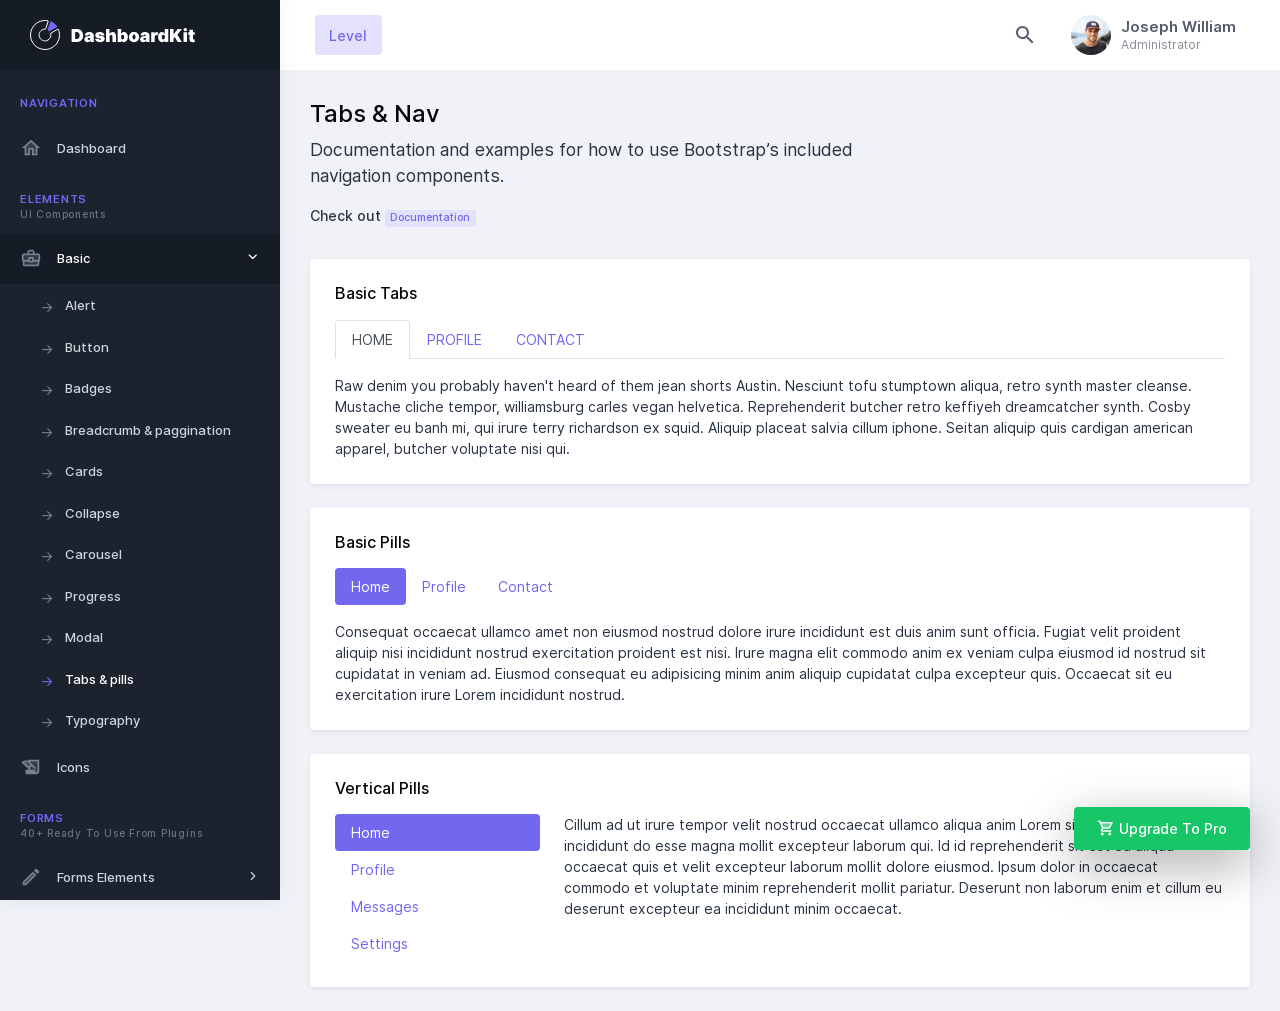
<file: wwwroot/admin/bc_tabs.html>
<!DOCTYPE html>
<html lang="en">
<head>
	<title>DashboardKit Bootstrap 5 Admin Template</title>
	<!-- HTML5 Shim and Respond.js IE11 support of HTML5 elements and media queries -->
	<!-- WARNING: Respond.js doesn't work if you view the page via file:// -->
	<!--[if lt IE 11]>
		<script src="https://oss.maxcdn.com/libs/html5shiv/3.7.0/html5shiv.js"></script>
		<script src="https://oss.maxcdn.com/libs/respond.js/1.4.2/respond.min.js"></script>
		<![endif]-->
	<!-- Meta -->
	<meta charset="utf-8">
	<meta name="viewport" content="width=device-width, initial-scale=1.0, user-scalable=0, minimal-ui">
	<meta http-equiv="X-UA-Compatible" content="IE=edge" />
	<meta name="description" content="" />
	<meta name="keywords" content="">
	<meta name="author" content="Phoenixcoded" />

	<!-- Favicon icon -->
	<link rel="icon" href="assets/images/favicon.svg" type="image/x-icon">

	<!-- font css -->
	<link rel="stylesheet" href="assets/fonts/feather.css">
	<link rel="stylesheet" href="assets/fonts/fontawesome.css">
	<link rel="stylesheet" href="assets/fonts/material.css">

	<!-- vendor css -->
	<link rel="stylesheet" href="assets/css/style.css" id="main-style-link">

</head>

<body class="">
	<!-- [ Pre-loader ] start -->
	<div class="loader-bg">
		<div class="loader-track">
			<div class="loader-fill"></div>
		</div>
	</div>
	<!-- [ Pre-loader ] End -->
	<!-- [ Mobile header ] start -->
	<div class="pc-mob-header pc-header">
		<div class="pcm-logo">
			<img src="assets/images/logo.svg" alt="" class="logo logo-lg">
		</div>
		<div class="pcm-toolbar">
			<a href="#!" class="pc-head-link" id="mobile-collapse">
				<div class="hamburger hamburger--arrowturn">
					<div class="hamburger-box">
						<div class="hamburger-inner"></div>
					</div>
				</div>
			</a>
			<a href="#!" class="pc-head-link" id="headerdrp-collapse">
				<i data-feather="align-right"></i>
			</a>
			<a href="#!" class="pc-head-link" id="header-collapse">
				<i data-feather="more-vertical"></i>
			</a>
		</div>
	</div>
	<!-- [ Mobile header ] End -->

	<!-- [ navigation menu ] start -->
	<nav class="pc-sidebar ">
		<div class="navbar-wrapper">
			<div class="m-header">
				<a href="index.html" class="b-brand">
					<!-- ========   change your logo hear   ============ -->
					<img src="assets/images/logo.svg" alt="" class="logo logo-lg">
					<img src="assets/images/logo-sm.svg" alt="" class="logo logo-sm">
				</a>
			</div>
			<div class="navbar-content">
				<ul class="pc-navbar">
					<li class="pc-item pc-caption">
						<label>Navigation</label>
					</li>
					<li class="pc-item">
						<a href="index.html" class="pc-link "><span class="pc-micon"><i class="material-icons-two-tone">home</i></span><span class="pc-mtext">Dashboard</span></a>
					</li>
					<li class="pc-item pc-caption">
						<label>Elements</label>
						<span>UI Components</span>
					</li>
					<li class="pc-item pc-hasmenu">
						<a href="#!" class="pc-link "><span class="pc-micon"><i class="material-icons-two-tone">business_center</i></span><span class="pc-mtext">Basic</span><span class="pc-arrow"><i data-feather="chevron-right"></i></span></a>
						<ul class="pc-submenu">
							<li class="pc-item"><a class="pc-link" href="bc_alert.html">Alert</a></li>
							<li class="pc-item"><a class="pc-link" href="bc_button.html">Button</a></li>
							<li class="pc-item"><a class="pc-link" href="bc_badges.html">Badges</a></li>
							<li class="pc-item"><a class="pc-link" href="bc_breadcrumb-pagination.html">Breadcrumb & paggination</a></li>
							<li class="pc-item"><a class="pc-link" href="bc_card.html">Cards</a></li>
							<li class="pc-item"><a class="pc-link" href="bc_collapse.html">Collapse</a></li>
							<li class="pc-item"><a class="pc-link" href="bc_carousel.html">Carousel</a></li>
							<li class="pc-item"><a class="pc-link" href="bc_progress.html">Progress</a></li>
							<li class="pc-item"><a class="pc-link" href="bc_modal.html">Modal</a></li>
							<li class="pc-item"><a class="pc-link" href="bc_tabs.html">Tabs & pills</a></li>
							<li class="pc-item"><a class="pc-link" href="bc_typography.html">Typography</a></li>
						</ul>
					</li>
					<li class="pc-item">
						<a href="icon-feather.html" class="pc-link "><span class="pc-micon"><i class="material-icons-two-tone">history_edu</i></span><span class="pc-mtext">Icons</span></a>
					</li>
					<li class="pc-item pc-caption">
						<label>Forms</label>
						<span>40+ Ready to Use From plugins</span>
					</li>
					<li class="pc-item pc-hasmenu">
						<a href="#!" class="pc-link "><span class="pc-micon"><i class="material-icons-two-tone">edit</i></span><span class="pc-mtext">Forms Elements</span><span class="pc-arrow"><i data-feather="chevron-right"></i></span></a>
						<ul class="pc-submenu">
							<li class="pc-item"><a class="pc-link" href="form_elements.html">Form Basic</a></li>
							<li class="pc-item"><a class="pc-link" href="form2_basic.html">Form Options</a></li>
							<li class="pc-item"><a class="pc-link" href="form2_input_group.html">Input Groups</a></li>
							<li class="pc-item"><a class="pc-link" href="form2_checkbox.html">Checkbox</a></li>
							<li class="pc-item"><a class="pc-link" href="form2_radio.html">Radio</a></li>
						</ul>
					</li>
					<li class="pc-item pc-caption">
						<label>table</label>
						<span>Advance Datatable Integrated</span>
					</li>
					<li class="pc-item">
						<a href="tbl_bootstrap.html" class="pc-link "><span class="pc-micon"><i class="material-icons-two-tone">table_rows</i></span><span class="pc-mtext">Bootstrap table</span></a>
					</li>
					<li class="pc-item pc-caption">
						<label>Chart & Maps</label>
						<span>Tones of readymade charts</span>
					</li>
					<li class="pc-item">
						<a href="chart-apex.html" class="pc-link "><span class="pc-micon"><i class="material-icons-two-tone">bubble_chart</i></span><span class="pc-mtext">Chart</span></a>
					</li>
					<li class="pc-item">
						<a href="map-google.html" class="pc-link "><span class="pc-micon"><i class="material-icons-two-tone">my_location</i></span><span class="pc-mtext">Maps</span></a>
					</li>
					<li class="pc-item pc-caption">
						<label>Pages</label>
						<span>Redymade Pages</span>
					</li>
					<li class="pc-item pc-hasmenu">
						<a href="#!" class="pc-link"><span class="pc-micon"><i class="material-icons-two-tone">https</i></span><span class="pc-mtext">Authentication</span><span class="pc-arrow"><i data-feather="chevron-right"></i></span></a>
						<ul class="pc-submenu">
							<li class="pc-item"><a class="pc-link" href="auth-signup.html" target="_blank">Sign up</a></li>
							<li class="pc-item"><a class="pc-link" href="auth-signin.html" target="_blank">Sign in</a></li>
						</ul>
					</li>
					<li class="pc-item pc-caption">
						<label>Other</label>
						<span>Extra more things</span>
					</li>
					<li class="pc-item pc-hasmenu">
						<a href="#!" class="pc-link"><span class="pc-micon"><i class="material-icons-two-tone">list_alt</i></span><span class="pc-mtext">Menu levels</span><span class="pc-arrow"><i data-feather="chevron-right"></i></span></a>
						<ul class="pc-submenu">
							<li class="pc-item"><a class="pc-link" href="#!">Menu Level 2.1</a></li>
							<li class="pc-item pc-hasmenu">
								<a href="#!" class="pc-link">Menu level 2.2<span class="pc-arrow"><i data-feather="chevron-right"></i></span></a>
								<ul class="pc-submenu">
									<li class="pc-item"><a class="pc-link" href="#!">Menu level 3.1</a></li>
									<li class="pc-item"><a class="pc-link" href="#!">Menu level 3.2</a></li>
									<li class="pc-item pc-hasmenu">
										<a href="#!" class="pc-link">Menu level 3.3<span class="pc-arrow"><i data-feather="chevron-right"></i></span></a>
										<ul class="pc-submenu">
											<li class="pc-item"><a class="pc-link" href="#!">Menu level 4.1</a></li>
											<li class="pc-item"><a class="pc-link" href="#!">Menu level 4.2</a></li>
										</ul>
									</li>
								</ul>
							</li>
							<li class="pc-item pc-hasmenu">
								<a href="#!" class="pc-link">Menu level 2.3<span class="pc-arrow"><i data-feather="chevron-right"></i></span></a>
								<ul class="pc-submenu">
									<li class="pc-item"><a class="pc-link" href="#!">Menu level 3.1</a></li>
									<li class="pc-item"><a class="pc-link" href="#!">Menu level 3.2</a></li>
									<li class="pc-item pc-hasmenu">
										<a href="#!" class="pc-link">Menu level 3.3<span class="pc-arrow"><i data-feather="chevron-right"></i></span></a>
										<ul class="pc-submenu">
											<li class="pc-item"><a class="pc-link" href="#!">Menu level 4.1</a></li>
											<li class="pc-item"><a class="pc-link" href="#!">Menu level 4.2</a></li>
										</ul>
									</li>
								</ul>
							</li>
						</ul>
					</li>
					<li class="pc-item"><a href="sample-page.html" class="pc-link "><span class="pc-micon"><i class="material-icons-two-tone">storefront</i></span><span class="pc-mtext">Sample page</span></a></li>

				</ul>
			</div>
		</div>
	</nav>
	<!-- [ navigation menu ] end -->
	<!-- [ Header ] start -->
	<header class="pc-header ">
		<div class="header-wrapper">
			<div class="mr-auto pc-mob-drp">
				<ul class="list-unstyled">
					<li class="dropdown pc-h-item">
						<a class="pc-head-link active dropdown-toggle arrow-none mr-0" data-toggle="dropdown" href="#" role="button" aria-haspopup="false" aria-expanded="false">
							Level
						</a>
						<div class="dropdown-menu pc-h-dropdown">
							<a href="#!" class="dropdown-item">
								<i class="material-icons-two-tone">account_circle</i>
								<span>My Account</span>
							</a>
							<div class="pc-level-menu">
								<a href="#!" class="dropdown-item">
									<i class="material-icons-two-tone">list_alt</i>
									<span class="float-right"><i data-feather="chevron-right" class="mr-0"></i></span>
									<span>Level2.1</span>
								</a>
								<div class="dropdown-menu pc-h-dropdown">
									<a href="#!" class="dropdown-item">
										<i class="fas fa-circle"></i>
										<span>My Account</span>
									</a>
									<a href="#!" class="dropdown-item">
										<i class="fas fa-circle"></i>
										<span>Settings</span>
									</a>
									<a href="#!" class="dropdown-item">
										<i class="fas fa-circle"></i>
										<span>Support</span>
									</a>
									<a href="#!" class="dropdown-item">
										<i class="fas fa-circle"></i>
										<span>Lock Screen</span>
									</a>
									<a href="#!" class="dropdown-item">
										<i class="fas fa-circle"></i>
										<span>Logout</span>
									</a>
								</div>
							</div>
							<a href="#!" class="dropdown-item">
								<i class="material-icons-two-tone">settings</i>
								<span>Settings</span>
							</a>
							<a href="#!" class="dropdown-item">
								<i class="material-icons-two-tone">support</i>
								<span>Support</span>
							</a>
							<a href="#!" class="dropdown-item">
								<i class="material-icons-two-tone">https</i>
								<span>Lock Screen</span>
							</a>
							<a href="#!" class="dropdown-item">
								<i class="material-icons-two-tone">chrome_reader_mode</i>
								<span>Logout</span>
							</a>
						</div>
					</li>
				</ul>
			</div>
			<div class="ml-auto">
				<ul class="list-unstyled">
					<li class="dropdown pc-h-item">
						<a class="pc-head-link dropdown-toggle arrow-none mr-0" data-toggle="dropdown" href="#" role="button" aria-haspopup="false" aria-expanded="false">
							<i class="material-icons-two-tone">search</i>
						</a>
						<div class="dropdown-menu dropdown-menu-right pc-h-dropdown drp-search">
							<form class="px-3">
								<div class="form-group mb-0 d-flex align-items-center">
									<i data-feather="search"></i>
									<input type="search" class="form-control border-0 shadow-none" placeholder="Search here. . .">
								</div>
							</form>
						</div>
					</li>
					<li class="dropdown pc-h-item">
						<a class="pc-head-link dropdown-toggle arrow-none mr-0" data-toggle="dropdown" href="#" role="button" aria-haspopup="false" aria-expanded="false">
							<img src="assets/images/user/avatar-2.jpg" alt="user-image" class="user-avtar">
							<span>
								<span class="user-name">Joseph William</span>
								<span class="user-desc">Administrator</span>
							</span>
						</a>
						<div class="dropdown-menu dropdown-menu-right pc-h-dropdown">
							<div class=" dropdown-header">
								<h5 class="text-overflow m-0"><span class="badge bg-light-warning">Trial</span></h5>
							</div>
							<a href="user-profile.html" class="dropdown-item">
								<i class="material-icons-two-tone">account_circle</i>
								<span>Profile</span>
							</a>

							<a href="auth-lockscreen.html" class="dropdown-item">
								<i class="material-icons-two-tone">https</i>
								<span>Lock Screen</span>
							</a>
							<a href="auth-signin-3.html" class="dropdown-item">
								<i class="material-icons-two-tone">chrome_reader_mode</i>
								<span>Logout</span>
							</a>
						</div>
					</li>
				</ul>
			</div>

		</div>
	</header>
	<!-- [ Header ] end -->

<!-- [ Main Content ] start -->
<div class="pc-container">
	<div class="pcoded-content">
		<!-- [ Main Content ] start -->
		<div class="row mb-3">
				<div class="col-md-8">
					<h3>Tabs & Nav</h3>
					<p class="lead">Documentation and examples for how to use Bootstrap’s included navigation components.</p>
					<p class="f-w-500">Check out <a href="http://html.phoenixcoded.net/nextro-new/docs/index-bc-package.html#page-tab" target="_blank" class="badge bg-light-primary">Documentation</a></p>
				</div>
		</div>
		<div class="row">
			<!-- [ tabs ] start -->
			<div class="col-sm-12">
				<div class="card">
					<div class="card-body">
						<h5 class="mb-3">Basic Tabs</h5>
						<ul class="nav nav-tabs mb-3" id="myTab" role="tablist">
							<li class="nav-item">
								<a class="nav-link active text-uppercase" id="home-tab" data-toggle="tab" href="#home" role="tab" aria-controls="home" aria-selected="true">Home</a>
							</li>
							<li class="nav-item">
								<a class="nav-link text-uppercase" id="profile-tab" data-toggle="tab" href="#profile" role="tab" aria-controls="profile" aria-selected="false">Profile</a>
							</li>
							<li class="nav-item">
								<a class="nav-link text-uppercase" id="contact-tab" data-toggle="tab" href="#contact" role="tab" aria-controls="contact" aria-selected="false">Contact</a>
							</li>
						</ul>
						<div class="tab-content" id="myTabContent">
							<div class="tab-pane fade show active" id="home" role="tabpanel" aria-labelledby="home-tab">
								<p class="mb-0">Raw denim you probably haven't heard of them jean shorts Austin. Nesciunt tofu stumptown aliqua, retro synth master cleanse. Mustache cliche tempor, williamsburg carles vegan helvetica.
									Reprehenderit
									butcher retro keffiyeh dreamcatcher synth. Cosby sweater eu banh mi, qui irure terry richardson ex squid. Aliquip placeat salvia cillum iphone. Seitan aliquip quis cardigan american apparel, butcher
									voluptate nisi qui.
								</p>
							</div>
							<div class="tab-pane fade" id="profile" role="tabpanel" aria-labelledby="profile-tab">
								<p class="mb-0">Food truck fixie locavore, accusamus mcsweeney's marfa nulla single-origin coffee squid. Exercitation +1 labore velit, blog sartorial PBR leggings next level wes anderson artisan four
									loko
									farm-to-table
									craft beer twee. Qui photo booth letterpress, commodo enim craft beer mlkshk aliquip jean shorts ullamco ad vinyl cillum PBR. Homo nostrud organic, assumenda labore aesthetic magna delectus mollit.
									Keytar helvetica VHS salvia yr, vero magna velit sapiente labore stumptown. Vegan fanny pack odio cillum wes anderson 8-bit, sustainable jean shorts beard ut DIY ethical culpa terry richardson
									biodiesel. Art party scenester stumptown, tumblr butcher vero sint qui sapiente accusamus tattooed echo park.</p>
							</div>
							<div class="tab-pane fade" id="contact" role="tabpanel" aria-labelledby="contact-tab">
								<p class="mb-0">Etsy mixtape wayfarers, ethical wes anderson tofu before they sold out mcsweeney's organic lomo retro fanny pack lo-fi farm-to-table readymade. Messenger bag gentrify pitchfork tattooed
									craft beer,
									iphone skateboard locavore carles etsy salvia banksy hoodie helvetica. DIY synth PBR banksy irony. Leggings gentrify squid 8-bit cred pitchfork. Williamsburg banh mi whatever gluten-free, carles
									pitchfork biodiesel fixie etsy retro mlkshk vice blog. Scenester cred you probably haven't heard of them, vinyl craft beer blog stumptown. Pitchfork sustainable tofu synth chambray yr.</p>
							</div>
						</div>
					</div>
				</div>
			</div>
			<div class="col-sm-12">
				<div class="card">
					<div class="card-body">
						<h5 class="mb-3">Basic Pills</h5>
						<ul class="nav nav-pills mb-3" id="pills-tab" role="tablist">
							<li class="nav-item">
								<a class="nav-link active" id="pills-home-tab" data-toggle="pill" href="#pills-home" role="tab" aria-controls="pills-home" aria-selected="true">Home</a>
							</li>
							<li class="nav-item">
								<a class="nav-link" id="pills-profile-tab" data-toggle="pill" href="#pills-profile" role="tab" aria-controls="pills-profile" aria-selected="false">Profile</a>
							</li>
							<li class="nav-item">
								<a class="nav-link" id="pills-contact-tab" data-toggle="pill" href="#pills-contact" role="tab" aria-controls="pills-contact" aria-selected="false">Contact</a>
							</li>
						</ul>
						<div class="tab-content" id="pills-tabContent">
							<div class="tab-pane fade show active" id="pills-home" role="tabpanel" aria-labelledby="pills-home-tab">
								<p class="mb-0">Consequat occaecat ullamco amet non eiusmod nostrud dolore irure incididunt est duis anim sunt officia. Fugiat velit proident aliquip nisi incididunt nostrud exercitation proident est
									nisi.
									Irure magna
									elit commodo anim ex veniam culpa eiusmod id nostrud sit cupidatat in veniam ad. Eiusmod consequat eu adipisicing minim anim aliquip cupidatat culpa excepteur quis. Occaecat sit eu exercitation
									irure
									Lorem incididunt nostrud.
								</p>
							</div>
							<div class="tab-pane fade" id="pills-profile" role="tabpanel" aria-labelledby="pills-profile-tab">
								<p class="mb-0">Ad pariatur nostrud pariatur exercitation ipsum ipsum culpa mollit commodo mollit ex. Aute sunt incididunt amet commodo est sint nisi deserunt pariatur do. Aliquip ex eiusmod voluptate
									exercitation
									cillum id incididunt elit sunt. Qui minim sit magna Lorem id et dolore velit Lorem amet exercitation duis deserunt. Anim id labore elit adipisicing ut in id occaecat pariatur ut ullamco ea tempor
									duis.
								</p>
							</div>
							<div class="tab-pane fade" id="pills-contact" role="tabpanel" aria-labelledby="pills-contact-tab">
								<p class="mb-0">Est quis nulla laborum officia ad nisi ex nostrud culpa Lorem excepteur aliquip dolor aliqua irure ex. Nulla ut duis ipsum nisi elit fugiat commodo sunt reprehenderit laborum veniam eu
									veniam. Eiusmod
									minim exercitation fugiat irure ex labore incididunt do fugiat commodo aliquip sit id deserunt reprehenderit aliquip nostrud. Amet ex cupidatat excepteur aute veniam incididunt mollit cupidatat esse
									irure officia elit do ipsum ullamco Lorem. Ullamco ut ad minim do mollit labore ipsum laboris ipsum commodo sunt tempor enim incididunt. Commodo quis sunt dolore aliquip aute tempor irure magna enim
									minim reprehenderit. Ullamco consectetur culpa veniam sint cillum aliqua incididunt velit ullamco sunt ullamco quis quis commodo voluptate. Mollit nulla nostrud adipisicing aliqua cupidatat aliqua
									pariatur mollit voluptate voluptate consequat non.</p>
							</div>
						</div>
					</div>
				</div>
			</div>
			<div class="col-sm-12">
				<div class="card">
					<div class="card-body">
						<h5 class="mb-3">Vertical Pills</h5>
						<div class="row">
							<div class="col-md-3 col-sm-12">
								<ul class="nav flex-column nav-pills" id="v-pills-tab" role="tablist" aria-orientation="vertical">
									<li><a class="nav-link text-left active" id="v-pills-home-tab" data-toggle="pill" href="#v-pills-home" role="tab" aria-controls="v-pills-home" aria-selected="true">Home</a></li>
									<li><a class="nav-link text-left" id="v-pills-profile-tab" data-toggle="pill" href="#v-pills-profile" role="tab" aria-controls="v-pills-profile" aria-selected="false">Profile</a></li>
									<li><a class="nav-link text-left" id="v-pills-messages-tab" data-toggle="pill" href="#v-pills-messages" role="tab" aria-controls="v-pills-messages" aria-selected="false">Messages</a></li>
									<li><a class="nav-link text-left" id="v-pills-settings-tab" data-toggle="pill" href="#v-pills-settings" role="tab" aria-controls="v-pills-settings" aria-selected="false">Settings</a></li>
								</ul>
							</div>
							<div class="col-md-9 col-sm-12">
								<div class="tab-content" id="v-pills-tabContent">
									<div class="tab-pane fade show active" id="v-pills-home" role="tabpanel" aria-labelledby="v-pills-home-tab">
										<p class="mb-0">Cillum ad ut irure tempor velit nostrud occaecat ullamco aliqua anim Lorem sint. Veniam sint duis incididunt do esse magna mollit excepteur laborum qui. Id id reprehenderit sit
											est
											eu aliqua
											occaecat quis et velit excepteur laborum mollit dolore eiusmod. Ipsum dolor in occaecat commodo et voluptate minim reprehenderit mollit pariatur. Deserunt non laborum enim et cillum eu
											deserunt
											excepteur ea incididunt minim occaecat.</p>
									</div>
									<div class="tab-pane fade" id="v-pills-profile" role="tabpanel" aria-labelledby="v-pills-profile-tab">
										<p class="mb-0">Culpa dolor voluptate do laboris laboris irure reprehenderit id incididunt duis pariatur mollit aute magna pariatur consectetur. Eu veniam duis non ut dolor deserunt commodo et
											minim in quis
											laboris ipsum velit id veniam. Quis ut consectetur adipisicing officia excepteur non sit. Ut et elit aliquip labore Lorem enim eu. Ullamco mollit occaecat dolore ipsum id officia mollit qui
											esse anim eiusmod do sint minim consectetur qui.</p>
									</div>
									<div class="tab-pane fade" id="v-pills-messages" role="tabpanel" aria-labelledby="v-pills-messages-tab">
										<p class="mb-0">Fugiat id quis dolor culpa eiusmod anim velit excepteur proident dolor aute qui magna. Ad proident laboris ullamco esse anim Lorem Lorem veniam quis Lorem irure occaecat velit
											nostrud magna
											nulla. Velit et et proident Lorem do ea tempor officia dolor. Reprehenderit Lorem aliquip labore est magna commodo est ea veniam consectetur.</p>
									</div>
									<div class="tab-pane fade" id="v-pills-settings" role="tabpanel" aria-labelledby="v-pills-settings-tab">
										<p class="mb-0">Eu dolore ea ullamco dolore Lorem id cupidatat excepteur reprehenderit consectetur elit id dolor proident in cupidatat officia. Voluptate excepteur commodo labore nisi cillum
											duis
											aliqua do.
											Aliqua amet qui mollit consectetur nulla mollit velit aliqua veniam nisi id do Lorem deserunt amet. Culpa ullamco sit adipisicing labore officia magna elit nisi in aute tempor commodo
											eiusmod.
										</p>
									</div>
								</div>
							</div>
						</div>
					</div>
				</div>
			</div>
			<!-- [ tabs ] end -->
		</div>
		<!-- [ Main Content ] end -->
	</div>
</div>
<!-- [ Main Content ] end -->
    <!-- Warning Section start -->
    <!-- Older IE warning message -->
    <!--[if lt IE 11]>
        <div class="ie-warning">
            <h1>Warning!!</h1>
            <p>You are using an outdated version of Internet Explorer, please upgrade
               <br/>to any of the following web browsers to access this website.
            </p>
            <div class="iew-container">
                <ul class="iew-download">
                    <li>
                        <a href="http://www.google.com/chrome/">
                            <img src="assets/images/browser/chrome.png" alt="Chrome">
                            <div>Chrome</div>
                        </a>
                    </li>
                    <li>
                        <a href="https://www.mozilla.org/en-US/firefox/new/">
                            <img src="assets/images/browser/firefox.png" alt="Firefox">
                            <div>Firefox</div>
                        </a>
                    </li>
                    <li>
                        <a href="http://www.opera.com">
                            <img src="assets/images/browser/opera.png" alt="Opera">
                            <div>Opera</div>
                        </a>
                    </li>
                    <li>
                        <a href="https://www.apple.com/safari/">
                            <img src="assets/images/browser/safari.png" alt="Safari">
                            <div>Safari</div>
                        </a>
                    </li>
                    <li>
                        <a href="http://windows.microsoft.com/en-us/internet-explorer/download-ie">
                            <img src="assets/images/browser/ie.png" alt="">
                            <div>IE (11 & above)</div>
                        </a>
                    </li>
                </ul>
            </div>
            <p>Sorry for the inconvenience!</p>
        </div>
    <![endif]-->
    <!-- Warning Section Ends -->
    <!-- Required Js -->
    <script src="assets/js/vendor-all.min.js"></script>
    <script src="assets/js/plugins/bootstrap.min.js"></script>
    <script src="assets/js/plugins/feather.min.js"></script>
    <script src="assets/js/pcoded.min.js"></script>
    <!-- <script src="https://cdnjs.cloudflare.com/ajax/libs/highlight.js/9.12.0/highlight.min.js"></script> -->
    <!-- <script src="assets/js/plugins/clipboard.min.js"></script> -->
    <!-- <script src="assets/js/uikit.min.js"></script> -->

<script>
    $("body").append('<div class="fixed-button active"><a href="https://1.envato.market/VGznk" target="_blank" class="btn btn-md btn-success"><i class="material-icons-two-tone text-white">shopping_cart</i> Upgrade To Pro</a> </div>');
</script>

</body>
</html>
</file>
<file: wwwroot/admin/dist/assets/fonts/feather.css>
@font-face {
  font-family: "feather";
  src: url('feather/feather.eot?t=1525787366991'); /* IE9*/
  src: url('feather/feather.eot?t=1525787366991#iefix') format('embedded-opentype'), /* IE6-IE8 */
  url('feather/feather.woff?t=1525787366991') format('woff'), /* chrome, firefox */
  url('feather/feather.ttf?t=1525787366991') format('truetype'), /* chrome, firefox, opera, Safari, Android, iOS 4.2+*/
  url('feather/feather.svg?t=1525787366991#feather') format('svg'); /* iOS 4.1- */
}

.feather {
  /* use !important to prevent issues with browser extensions that change fonts */
  font-family: 'feather' !important;
  speak: none;
  font-style: normal;
  font-weight: normal;
  font-variant: normal;
  text-transform: none;
  line-height: 1;

  /* Better Font Rendering =========== */
  -webkit-font-smoothing: antialiased;
  -moz-osx-font-smoothing: grayscale;
}

.icon-alert-octagon:before { content: "\e81b"; }

.icon-alert-circle:before { content: "\e81c"; }

.icon-activity:before { content: "\e81d"; }

.icon-alert-triangle:before { content: "\e81e"; }

.icon-align-center:before { content: "\e81f"; }

.icon-airplay:before { content: "\e820"; }

.icon-align-justify:before { content: "\e821"; }

.icon-align-left:before { content: "\e822"; }

.icon-align-right:before { content: "\e823"; }

.icon-arrow-down-left:before { content: "\e824"; }

.icon-arrow-down-right:before { content: "\e825"; }

.icon-anchor:before { content: "\e826"; }

.icon-aperture:before { content: "\e827"; }

.icon-arrow-left:before { content: "\e828"; }

.icon-arrow-right:before { content: "\e829"; }

.icon-arrow-down:before { content: "\e82a"; }

.icon-arrow-up-left:before { content: "\e82b"; }

.icon-arrow-up-right:before { content: "\e82c"; }

.icon-arrow-up:before { content: "\e82d"; }

.icon-award:before { content: "\e82e"; }

.icon-bar-chart:before { content: "\e82f"; }

.icon-at-sign:before { content: "\e830"; }

.icon-bar-chart-2:before { content: "\e831"; }

.icon-battery-charging:before { content: "\e832"; }

.icon-bell-off:before { content: "\e833"; }

.icon-battery:before { content: "\e834"; }

.icon-bluetooth:before { content: "\e835"; }

.icon-bell:before { content: "\e836"; }

.icon-book:before { content: "\e837"; }

.icon-briefcase:before { content: "\e838"; }

.icon-camera-off:before { content: "\e839"; }

.icon-calendar:before { content: "\e83a"; }

.icon-bookmark:before { content: "\e83b"; }

.icon-box:before { content: "\e83c"; }

.icon-camera:before { content: "\e83d"; }

.icon-check-circle:before { content: "\e83e"; }

.icon-check:before { content: "\e83f"; }

.icon-check-square:before { content: "\e840"; }

.icon-cast:before { content: "\e841"; }

.icon-chevron-down:before { content: "\e842"; }

.icon-chevron-left:before { content: "\e843"; }

.icon-chevron-right:before { content: "\e844"; }

.icon-chevron-up:before { content: "\e845"; }

.icon-chevrons-down:before { content: "\e846"; }

.icon-chevrons-right:before { content: "\e847"; }

.icon-chevrons-up:before { content: "\e848"; }

.icon-chevrons-left:before { content: "\e849"; }

.icon-circle:before { content: "\e84a"; }

.icon-clipboard:before { content: "\e84b"; }

.icon-chrome:before { content: "\e84c"; }

.icon-clock:before { content: "\e84d"; }

.icon-cloud-lightning:before { content: "\e84e"; }

.icon-cloud-drizzle:before { content: "\e84f"; }

.icon-cloud-rain:before { content: "\e850"; }

.icon-cloud-off:before { content: "\e851"; }

.icon-codepen:before { content: "\e852"; }

.icon-cloud-snow:before { content: "\e853"; }

.icon-compass:before { content: "\e854"; }

.icon-copy:before { content: "\e855"; }

.icon-corner-down-right:before { content: "\e856"; }

.icon-corner-down-left:before { content: "\e857"; }

.icon-corner-left-down:before { content: "\e858"; }

.icon-corner-left-up:before { content: "\e859"; }

.icon-corner-up-left:before { content: "\e85a"; }

.icon-corner-up-right:before { content: "\e85b"; }

.icon-corner-right-down:before { content: "\e85c"; }

.icon-corner-right-up:before { content: "\e85d"; }

.icon-cpu:before { content: "\e85e"; }

.icon-credit-card:before { content: "\e85f"; }

.icon-crosshair:before { content: "\e860"; }

.icon-disc:before { content: "\e861"; }

.icon-delete:before { content: "\e862"; }

.icon-download-cloud:before { content: "\e863"; }

.icon-download:before { content: "\e864"; }

.icon-droplet:before { content: "\e865"; }

.icon-edit-2:before { content: "\e866"; }

.icon-edit:before { content: "\e867"; }

.icon-edit-1:before { content: "\e868"; }

.icon-external-link:before { content: "\e869"; }

.icon-eye:before { content: "\e86a"; }

.icon-feather:before { content: "\e86b"; }

.icon-facebook:before { content: "\e86c"; }

.icon-file-minus:before { content: "\e86d"; }

.icon-eye-off:before { content: "\e86e"; }

.icon-fast-forward:before { content: "\e86f"; }

.icon-file-text:before { content: "\e870"; }

.icon-film:before { content: "\e871"; }

.icon-file:before { content: "\e872"; }

.icon-file-plus:before { content: "\e873"; }

.icon-folder:before { content: "\e874"; }

.icon-filter:before { content: "\e875"; }

.icon-flag:before { content: "\e876"; }

.icon-globe:before { content: "\e877"; }

.icon-grid:before { content: "\e878"; }

.icon-heart:before { content: "\e879"; }

.icon-home:before { content: "\e87a"; }

.icon-github:before { content: "\e87b"; }

.icon-image:before { content: "\e87c"; }

.icon-inbox:before { content: "\e87d"; }

.icon-layers:before { content: "\e87e"; }

.icon-info:before { content: "\e87f"; }

.icon-instagram:before { content: "\e880"; }

.icon-layout:before { content: "\e881"; }

.icon-link-2:before { content: "\e882"; }

.icon-life-buoy:before { content: "\e883"; }

.icon-link:before { content: "\e884"; }

.icon-log-in:before { content: "\e885"; }

.icon-list:before { content: "\e886"; }

.icon-lock:before { content: "\e887"; }

.icon-log-out:before { content: "\e888"; }

.icon-loader:before { content: "\e889"; }

.icon-mail:before { content: "\e88a"; }

.icon-maximize-2:before { content: "\e88b"; }

.icon-map:before { content: "\e88c"; }

.icon-map-pin:before { content: "\e88e"; }

.icon-menu:before { content: "\e88f"; }

.icon-message-circle:before { content: "\e890"; }

.icon-message-square:before { content: "\e891"; }

.icon-minimize-2:before { content: "\e892"; }

.icon-mic-off:before { content: "\e893"; }

.icon-minus-circle:before { content: "\e894"; }

.icon-mic:before { content: "\e895"; }

.icon-minus-square:before { content: "\e896"; }

.icon-minus:before { content: "\e897"; }

.icon-moon:before { content: "\e898"; }

.icon-monitor:before { content: "\e899"; }

.icon-more-vertical:before { content: "\e89a"; }

.icon-more-horizontal:before { content: "\e89b"; }

.icon-move:before { content: "\e89c"; }

.icon-music:before { content: "\e89d"; }

.icon-navigation-2:before { content: "\e89e"; }

.icon-navigation:before { content: "\e89f"; }

.icon-octagon:before { content: "\e8a0"; }

.icon-package:before { content: "\e8a1"; }

.icon-pause-circle:before { content: "\e8a2"; }

.icon-pause:before { content: "\e8a3"; }

.icon-percent:before { content: "\e8a4"; }

.icon-phone-call:before { content: "\e8a5"; }

.icon-phone-forwarded:before { content: "\e8a6"; }

.icon-phone-missed:before { content: "\e8a7"; }

.icon-phone-off:before { content: "\e8a8"; }

.icon-phone-incoming:before { content: "\e8a9"; }

.icon-phone:before { content: "\e8aa"; }

.icon-phone-outgoing:before { content: "\e8ab"; }

.icon-pie-chart:before { content: "\e8ac"; }

.icon-play-circle:before { content: "\e8ad"; }

.icon-play:before { content: "\e8ae"; }

.icon-plus-square:before { content: "\e8af"; }

.icon-plus-circle:before { content: "\e8b0"; }

.icon-plus:before { content: "\e8b1"; }

.icon-pocket:before { content: "\e8b2"; }

.icon-printer:before { content: "\e8b3"; }

.icon-power:before { content: "\e8b4"; }

.icon-radio:before { content: "\e8b5"; }

.icon-repeat:before { content: "\e8b6"; }

.icon-refresh-ccw:before { content: "\e8b7"; }

.icon-rewind:before { content: "\e8b8"; }

.icon-rotate-ccw:before { content: "\e8b9"; }

.icon-refresh-cw:before { content: "\e8ba"; }

.icon-rotate-cw:before { content: "\e8bb"; }

.icon-save:before { content: "\e8bc"; }

.icon-search:before { content: "\e8bd"; }

.icon-server:before { content: "\e8be"; }

.icon-scissors:before { content: "\e8bf"; }

.icon-share-2:before { content: "\e8c0"; }

.icon-share:before { content: "\e8c1"; }

.icon-shield:before { content: "\e8c2"; }

.icon-settings:before { content: "\e8c3"; }

.icon-skip-back:before { content: "\e8c4"; }

.icon-shuffle:before { content: "\e8c5"; }

.icon-sidebar:before { content: "\e8c6"; }

.icon-skip-forward:before { content: "\e8c7"; }

.icon-slack:before { content: "\e8c8"; }

.icon-slash:before { content: "\e8c9"; }

.icon-smartphone:before { content: "\e8ca"; }

.icon-square:before { content: "\e8cb"; }

.icon-speaker:before { content: "\e8cc"; }

.icon-star:before { content: "\e8cd"; }

.icon-stop-circle:before { content: "\e8ce"; }

.icon-sun:before { content: "\e8cf"; }

.icon-sunrise:before { content: "\e8d0"; }

.icon-tablet:before { content: "\e8d1"; }

.icon-tag:before { content: "\e8d2"; }

.icon-sunset:before { content: "\e8d3"; }

.icon-target:before { content: "\e8d4"; }

.icon-thermometer:before { content: "\e8d5"; }

.icon-thumbs-up:before { content: "\e8d6"; }

.icon-thumbs-down:before { content: "\e8d7"; }

.icon-toggle-left:before { content: "\e8d8"; }

.icon-toggle-right:before { content: "\e8d9"; }

.icon-trash-2:before { content: "\e8da"; }

.icon-trash:before { content: "\e8db"; }

.icon-trending-up:before { content: "\e8dc"; }

.icon-trending-down:before { content: "\e8dd"; }

.icon-triangle:before { content: "\e8de"; }

.icon-type:before { content: "\e8df"; }

.icon-twitter:before { content: "\e8e0"; }

.icon-upload:before { content: "\e8e1"; }

.icon-umbrella:before { content: "\e8e2"; }

.icon-upload-cloud:before { content: "\e8e3"; }

.icon-unlock:before { content: "\e8e4"; }

.icon-user-check:before { content: "\e8e5"; }

.icon-user-minus:before { content: "\e8e6"; }

.icon-user-plus:before { content: "\e8e7"; }

.icon-user-x:before { content: "\e8e8"; }

.icon-user:before { content: "\e8e9"; }

.icon-users:before { content: "\e8ea"; }

.icon-video-off:before { content: "\e8eb"; }

.icon-video:before { content: "\e8ec"; }

.icon-voicemail:before { content: "\e8ed"; }

.icon-volume-x:before { content: "\e8ee"; }

.icon-volume-2:before { content: "\e8ef"; }

.icon-volume-1:before { content: "\e8f0"; }

.icon-volume:before { content: "\e8f1"; }

.icon-watch:before { content: "\e8f2"; }

.icon-wifi:before { content: "\e8f3"; }

.icon-x-square:before { content: "\e8f4"; }

.icon-wind:before { content: "\e8f5"; }

.icon-x:before { content: "\e8f6"; }

.icon-x-circle:before { content: "\e8f7"; }

.icon-zap:before { content: "\e8f8"; }

.icon-zoom-in:before { content: "\e8f9"; }

.icon-zoom-out:before { content: "\e8fa"; }

.icon-command:before { content: "\e8fb"; }

.icon-cloud:before { content: "\e8fc"; }

.icon-hash:before { content: "\e8fd"; }

.icon-headphones:before { content: "\e8fe"; }

.icon-underline:before { content: "\e8ff"; }

.icon-italic:before { content: "\e900"; }

.icon-bold:before { content: "\e901"; }

.icon-crop:before { content: "\e902"; }

.icon-help-circle:before { content: "\e903"; }

.icon-paperclip:before { content: "\e904"; }

.icon-shopping-cart:before { content: "\e905"; }

.icon-tv:before { content: "\e906"; }

.icon-wifi-off:before { content: "\e907"; }

.icon-minimize:before { content: "\e88d"; }

.icon-maximize:before { content: "\e908"; }

.icon-gitlab:before { content: "\e909"; }

.icon-sliders:before { content: "\e90a"; }

.icon-star-on:before { content: "\e90b"; }

.icon-heart-on:before { content: "\e90c"; }

.icon-archive:before { content: "\e90d"; }

.icon-arrow-down-circle:before { content: "\e90e"; }

.icon-arrow-up-circle:before { content: "\e90f"; }

.icon-arrow-left-circle:before { content: "\e910"; }

.icon-arrow-right-circle:before { content: "\e911"; }

.icon-bar-chart-line-:before { content: "\e912"; }

.icon-bar-chart-line:before { content: "\e913"; }

.icon-book-open:before { content: "\e914"; }

.icon-code:before { content: "\e915"; }

.icon-database:before { content: "\e916"; }

.icon-dollar-sign:before { content: "\e917"; }

.icon-folder-plus:before { content: "\e918"; }

.icon-gift:before { content: "\e919"; }

.icon-folder-minus:before { content: "\e91a"; }

.icon-git-commit:before { content: "\e91b"; }

.icon-git-branch:before { content: "\e91c"; }

.icon-git-pull-request:before { content: "\e91d"; }

.icon-git-merge:before { content: "\e91e"; }

.icon-linkedin:before { content: "\e91f"; }

.icon-hard-drive:before { content: "\e920"; }

.icon-more-vertical-:before { content: "\e921"; }

.icon-more-horizontal-:before { content: "\e922"; }

.icon-rss:before { content: "\e923"; }

.icon-send:before { content: "\e924"; }

.icon-shield-off:before { content: "\e925"; }

.icon-shopping-bag:before { content: "\e926"; }

.icon-terminal:before { content: "\e927"; }

.icon-truck:before { content: "\e928"; }

.icon-zap-off:before { content: "\e929"; }

.icon-youtube:before { content: "\e92a"; }
</file>
<file: wwwroot/admin/dist/assets/fonts/material.css>
/* fallback */
@font-face {
  font-family: 'Material Icons Two Tone';
  font-style: normal;
  font-weight: 400;
  src: url(material/material.woff2) format('woff2');
}

.material-icons-two-tone {
  font-family: 'Material Icons Two Tone';
  font-weight: normal;
  font-style: normal;
  font-size: 24px;
  line-height: 1;
  letter-spacing: normal;
  text-transform: none;
  display: inline-block;
  white-space: nowrap;
  word-wrap: normal;
  direction: ltr;
  -webkit-font-feature-settings: 'liga';
  -webkit-font-smoothing: antialiased;
}
</file>
